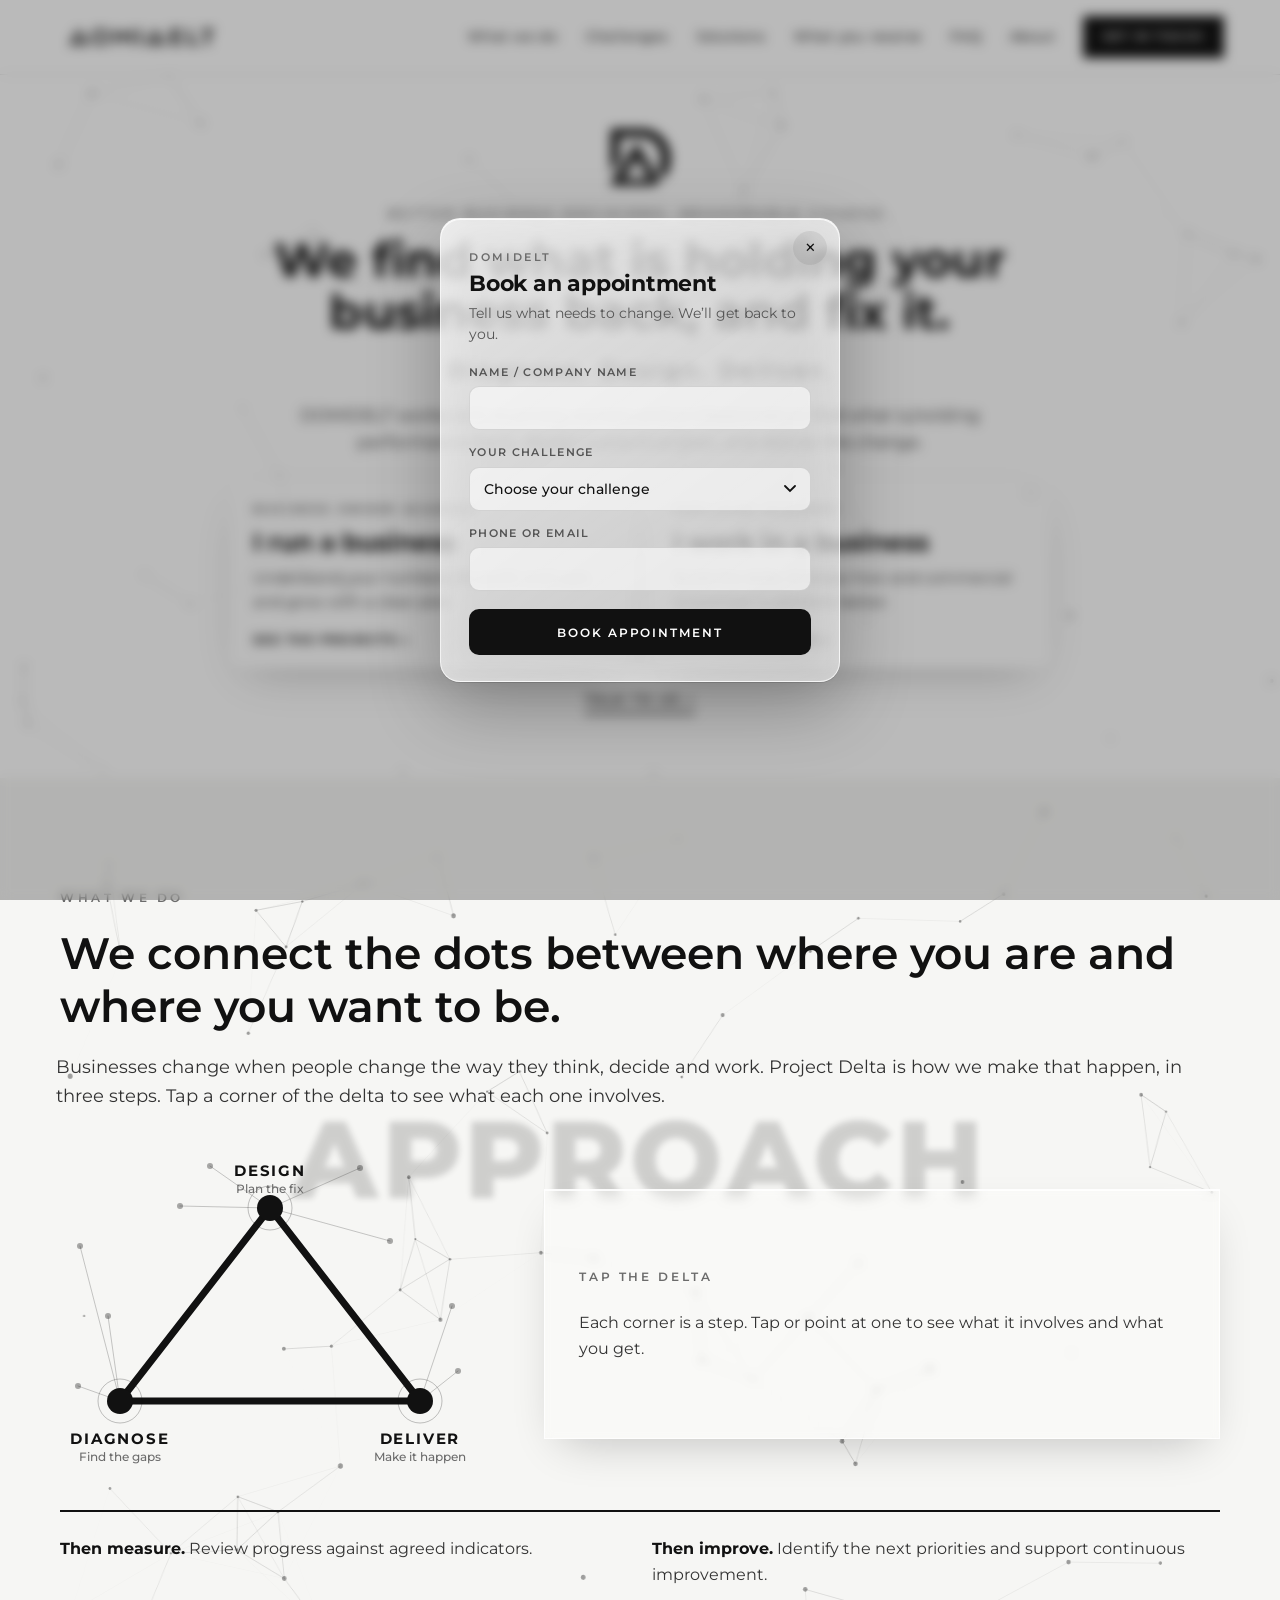
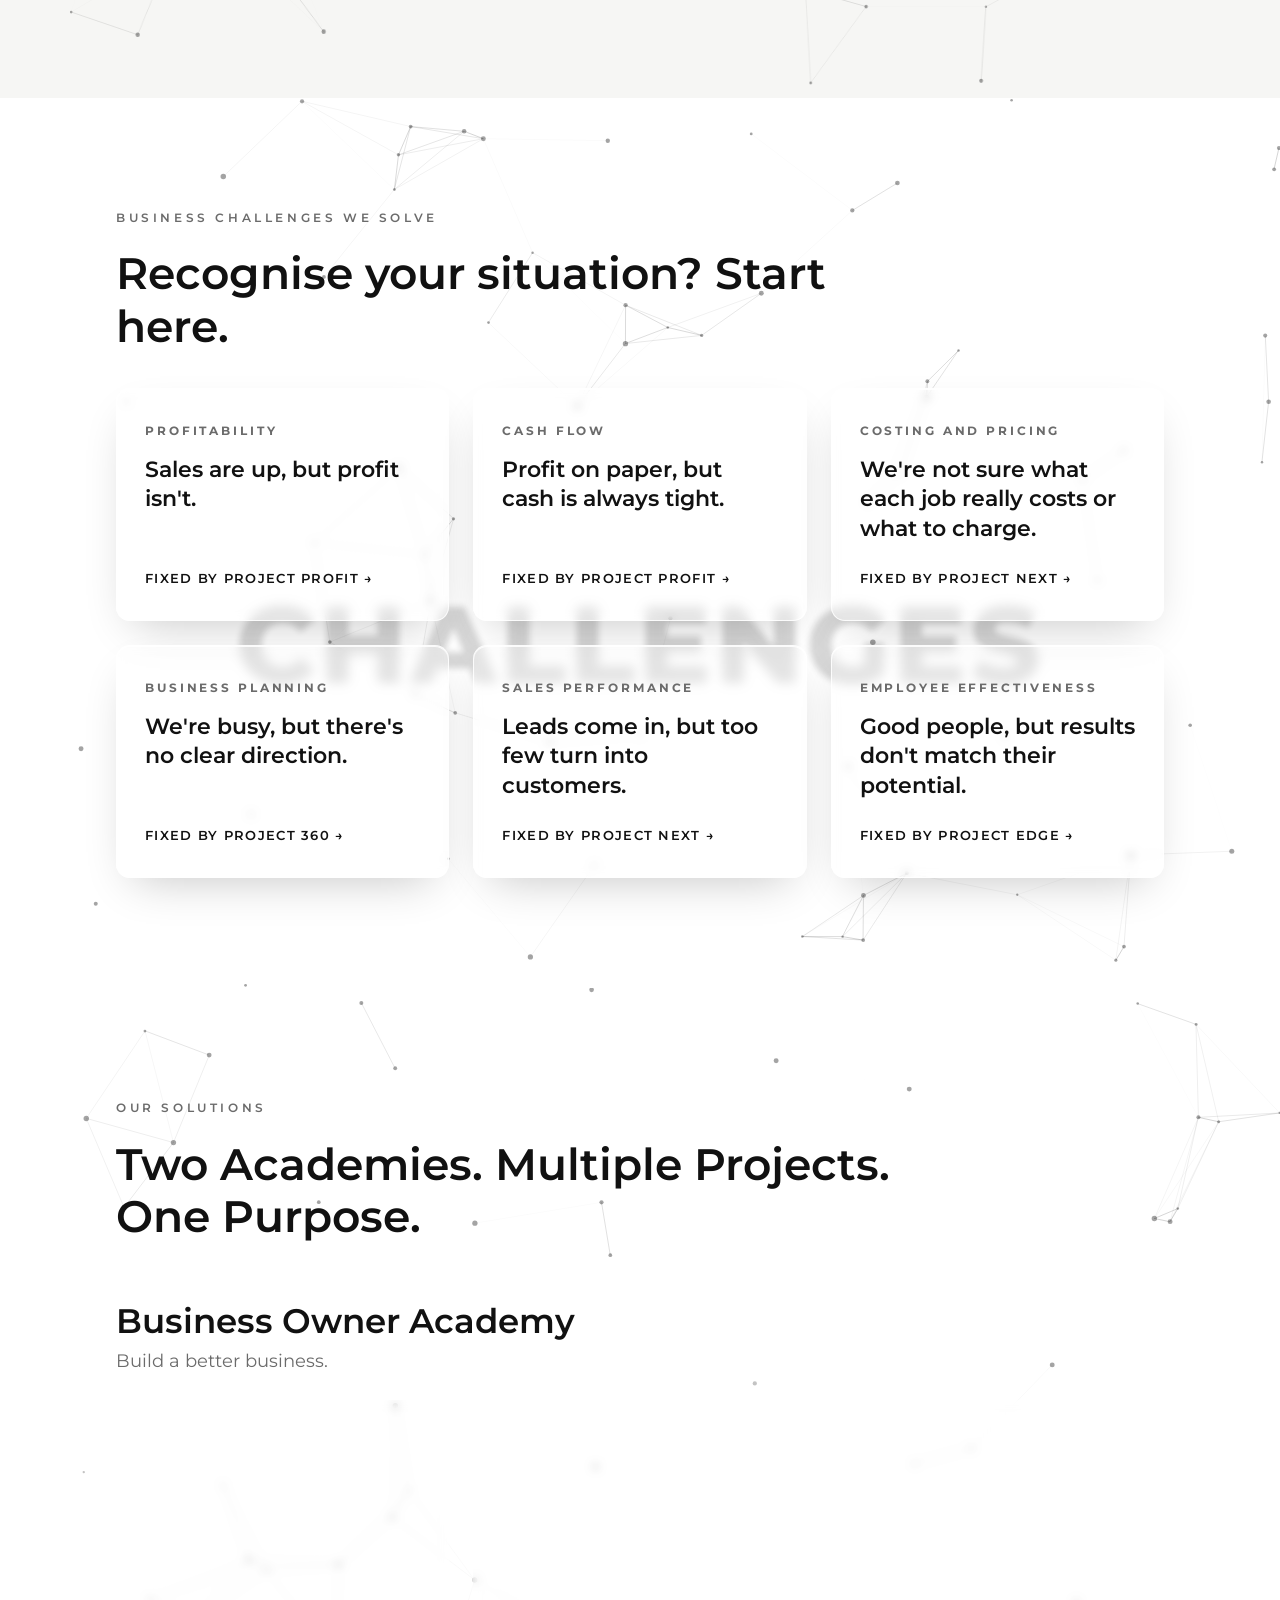
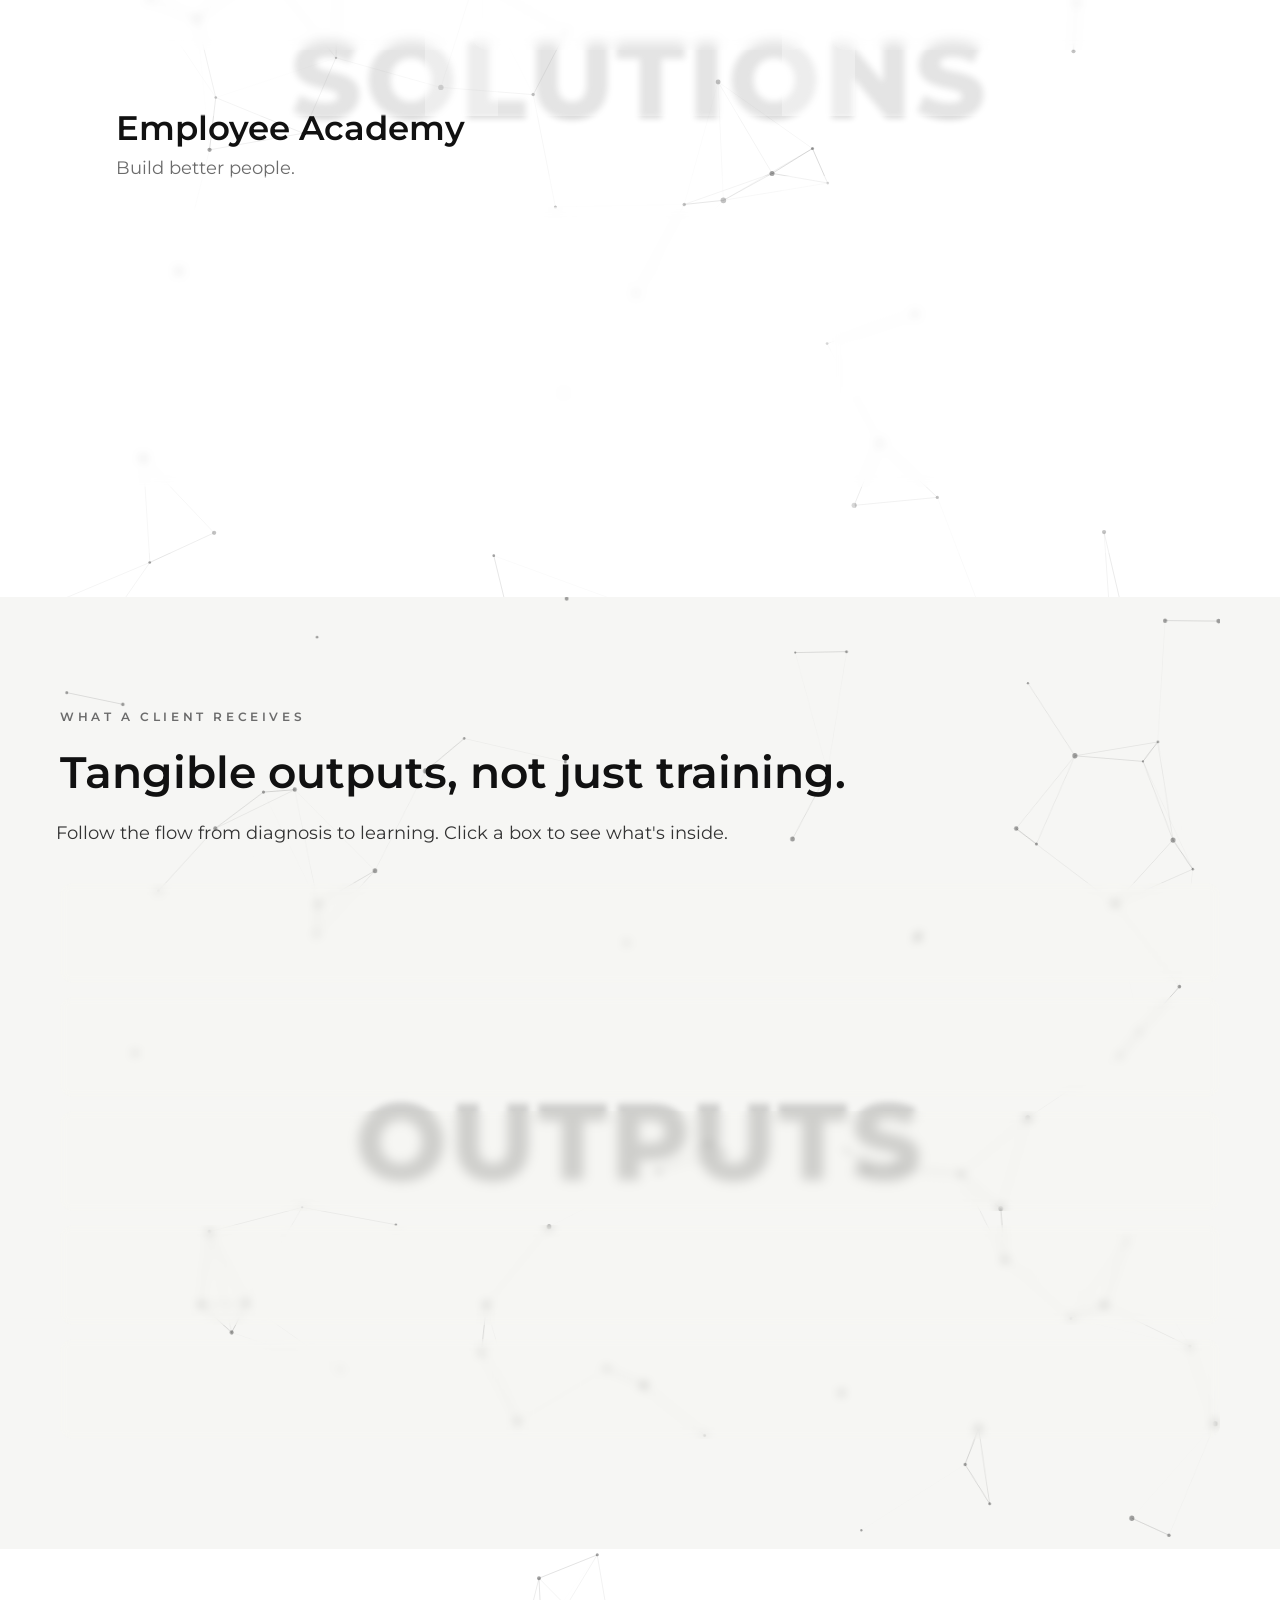
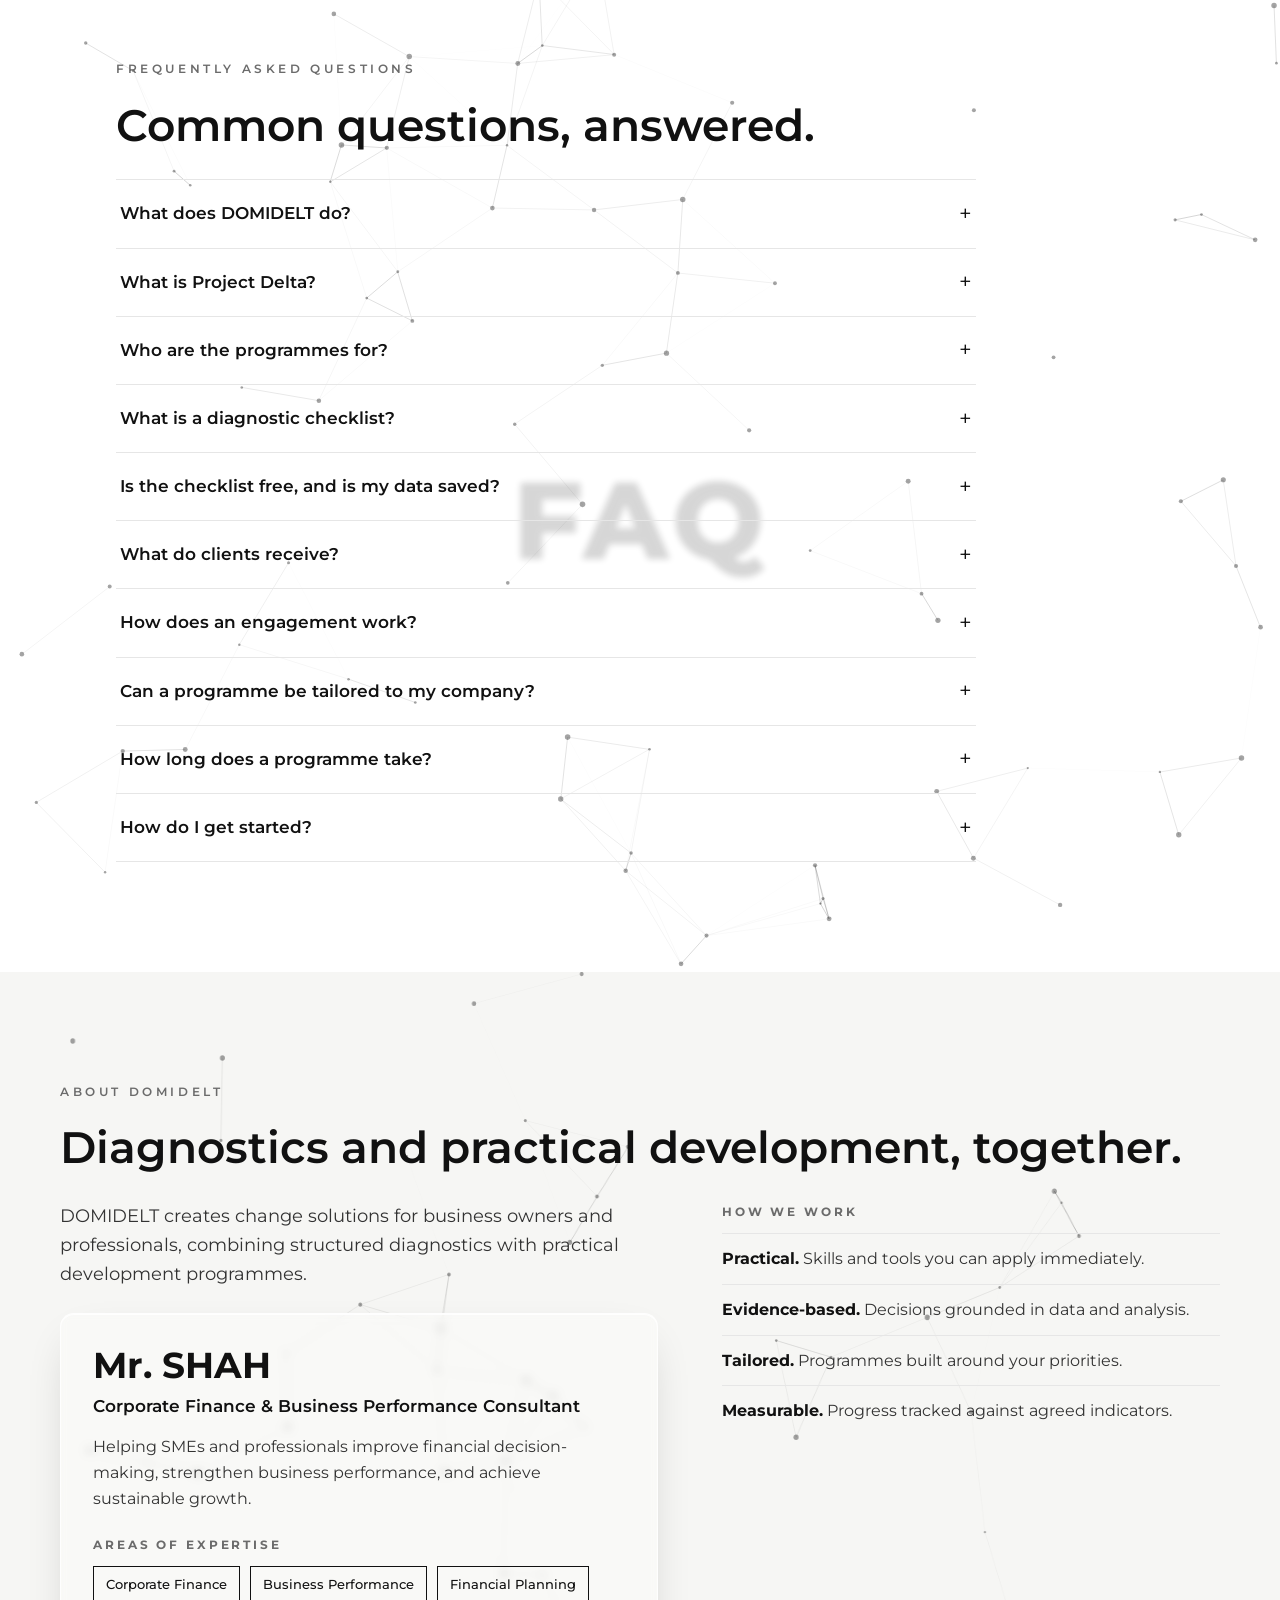
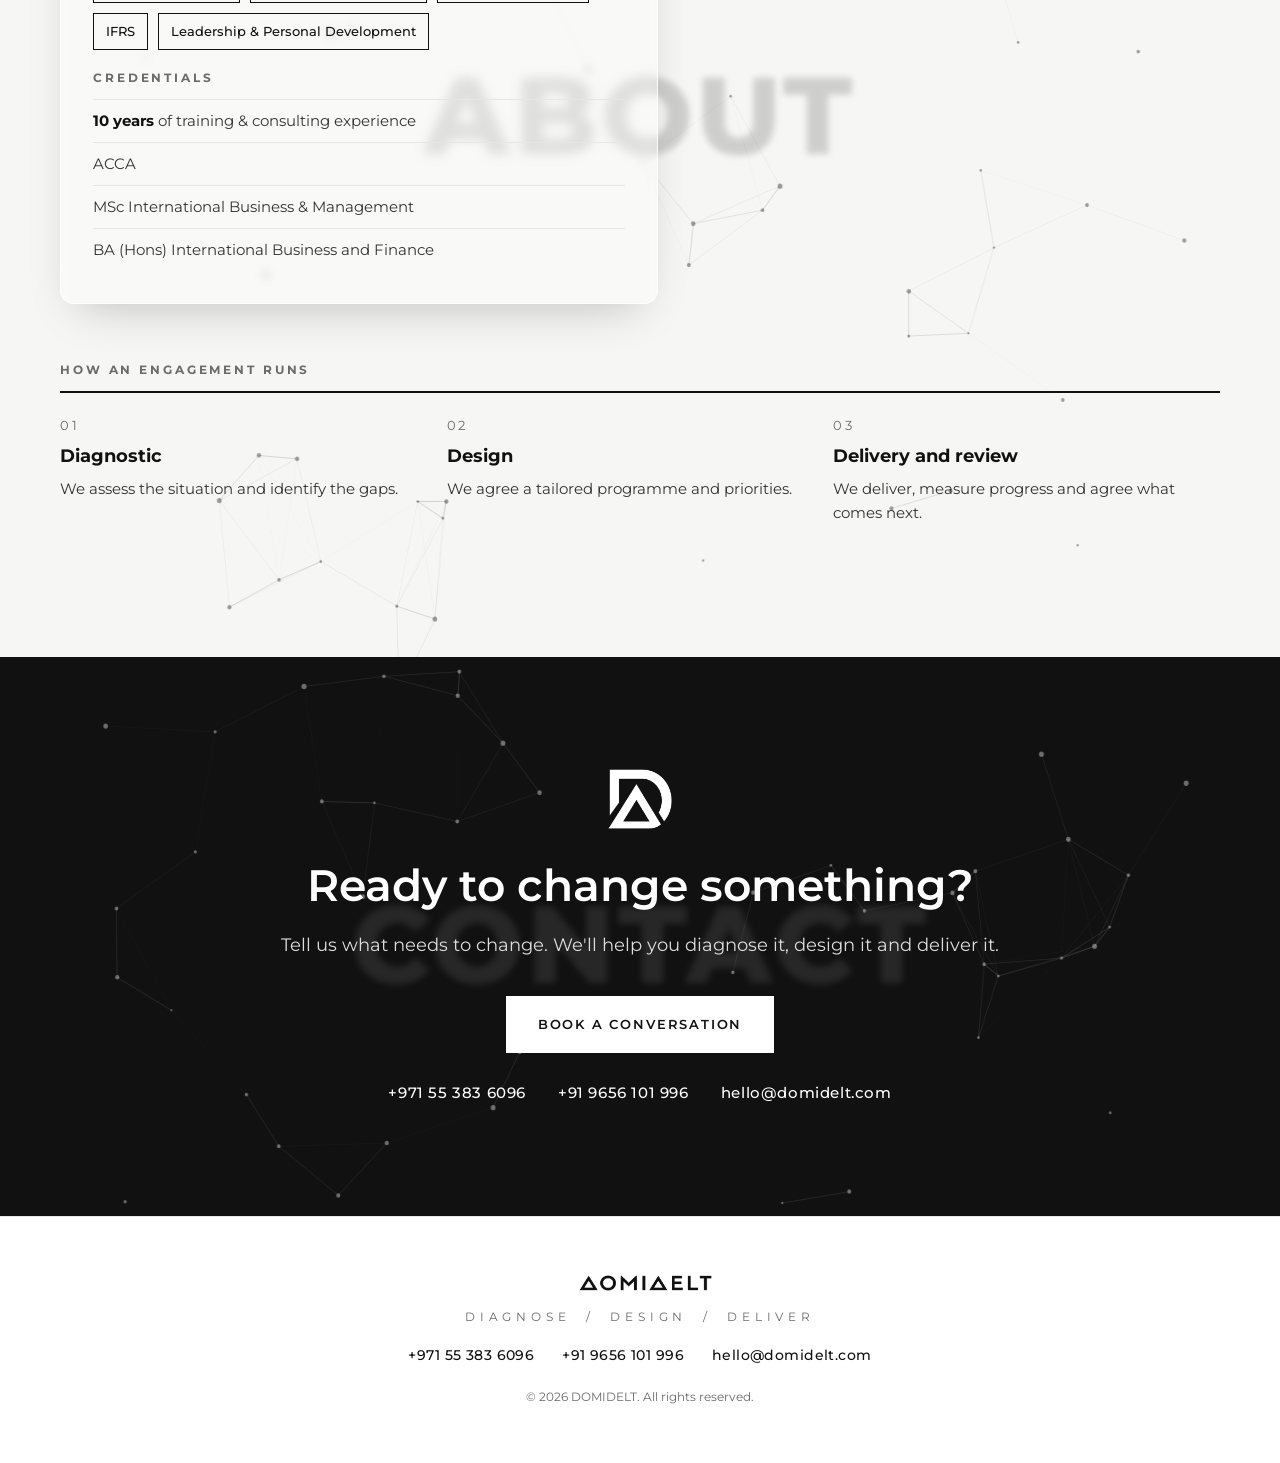
<file: index.html>
<!doctype html>
<html lang="en">
<head>
  <meta charset="utf-8">
  <meta name="viewport" content="width=device-width, initial-scale=1">
  <meta name="color-scheme" content="light dark">

  <title>DOMIDELT | Business Performance &amp; Corporate Finance Consulting for SMEs</title>
  <meta name="description" content="DOMIDELT helps business owners identify performance gaps, design practical solutions and develop the people and processes needed to deliver improvement. Diagnose. Design. Deliver.">
  <link rel="canonical" href="https://domidelt.com/">

  <link rel="icon" href="/favicon.ico" sizes="any">
  <link rel="icon" type="image/png" sizes="32x32" href="/assets/favicon-32.png">
  <link rel="icon" type="image/png" sizes="48x48" href="/assets/favicon-48.png">
  <link rel="icon" type="image/png" sizes="192x192" href="/assets/favicon-192.png">
  <link rel="apple-touch-icon" href="/assets/favicon-180.png">

  <!-- Social sharing (LinkedIn, WhatsApp, Facebook, X) -->
  <meta property="og:type" content="website">
  <meta property="og:site_name" content="DOMIDELT">
  <meta property="og:title" content="DOMIDELT | Better Business Decisions. Measurable Change.">
  <meta property="og:description" content="Change solutions for business owners and professionals: structured diagnostics with practical development.">
  <meta property="og:url" content="https://domidelt.com/">
  <meta property="og:image" content="https://domidelt.com/assets/logo-wordmark.png">
  <meta name="twitter:card" content="summary">

  <!-- Brand structured data: tells search engines DOMIDELT is a brand, not a typo -->
  <script type="application/ld+json">
  {
    "@context": "https://schema.org",
    "@graph": [
      {
        "@type": "WebSite",
        "@id": "https://domidelt.com/#website",
        "url": "https://domidelt.com/",
        "name": "DOMIDELT",
        "alternateName": "Domidelt",
        "publisher": { "@id": "https://domidelt.com/#organization" }
      },
      {
        "@type": "Organization",
        "@id": "https://domidelt.com/#organization",
        "name": "DOMIDELT",
        "alternateName": "Domidelt",
        "url": "https://domidelt.com/",
        "logo": "https://domidelt.com/assets/favicon-180.png",
        "description": "DOMIDELT is a corporate finance, business performance and practical development consultancy helping SMEs and professionals achieve measurable change.",
        "email": "hello@domidelt.com",
        "telephone": "+971553836096",
        "founder": { "@type": "Person", "name": "Mr. Shah" },
        "contactPoint": {
          "@type": "ContactPoint",
          "contactType": "customer service",
          "email": "hello@domidelt.com",
          "telephone": "+971553836096"
        }
      }
    ]
  }
  </script>

  <link rel="preconnect" href="https://fonts.googleapis.com">
  <link rel="preconnect" href="https://fonts.gstatic.com" crossorigin>
  <link href="https://fonts.googleapis.com/css2?family=Montserrat:wght@300;400;500;600;700&display=swap" rel="stylesheet">
  <link rel="stylesheet" href="styles.css?v=8">
</head>
<body>

<header class="nav">
  <a class="brand" href="#top" aria-label="DOMIDELT home">
    <picture><source media="(prefers-color-scheme: dark)" srcset="assets/logo-wordmark-white.png"><img src="assets/logo-wordmark.png" alt="DOMIDELT" class="brand-logo"></picture>
  </a>
  <nav>
    <a href="#approach">What we do</a>
    <a href="#challenges">Challenges</a>
    <a href="#solutions">Solutions</a>
    <a href="#receive">What you receive</a>
    <a href="#faq">FAQ</a>
    <a href="#about">About</a>
    <a href="#contact" class="btn btn-small">Get in touch</a>
  </nav>
</header>

<main id="top">

  <section class="hero net-host">
    <picture><source media="(prefers-color-scheme: dark)" srcset="assets/logo-mono-white.png"><img src="assets/logo-mono.png" alt="DOMIDELT" class="hero-d"></picture>
    <p class="hero-eyebrow">Better business decisions. Measurable change.</p>
    <h1>We find what is holding your business back, and fix it.</h1>
    <p class="tagline-big">Diagnose. Design. Deliver.</p>
    <p class="lead">DOMIDELT works with business owners and professionals to find what is holding performance back, design a practical plan, and deliver the change.</p>
    <div class="paths">
      <a class="path" href="#business-owner">
        <span class="path-k">Business Owner Academy</span>
        <strong>I run a business</strong>
        <span>Understand your numbers, fix profit and cash, and grow with a clear plan.</span>
        <span class="path-go">See the projects →</span>
      </a>
      <a class="path" href="#employee">
        <span class="path-k">Employee Academy</span>
        <strong>I work in a business</strong>
        <span>Build the skills, AI know-how and commercial awareness to perform better.</span>
        <span class="path-go">See the projects →</span>
      </a>
    </div>
    <a class="link talk" href="#contact">Talk to us →</a>
  </section>

  <section id="approach" class="section alt" data-bg="Approach">
    <p class="eyebrow">What we do</p>
    <h2>We connect the dots between where you are and where you want to be.</h2>
    <p class="lead left">Businesses change when people change the way they think, decide and work. Project Delta is how we make that happen, in three steps. Tap a corner of the delta to see what each one involves.</p>
    <div class="tri">
      <figure class="net-fig" aria-label="Diagnose, Design and Deliver form a triangle. Hover or tap a corner to see what each step involves.">
        <svg viewBox="0 0 420 336" role="group" class="bold"><path class="edge ray" pathLength="1" style="--d:0.00s" d="M20,100 L60,255"/><path class="edge ray" pathLength="1" style="--d:0.05s" d="M48,170 L60,255"/><path class="edge ray" pathLength="1" style="--d:0.10s" d="M120,60 L210,62"/><path class="edge ray" pathLength="1" style="--d:0.15s" d="M150,20 L210,62"/><path class="edge ray" pathLength="1" style="--d:0.20s" d="M300,22 L210,62"/><path class="edge ray" pathLength="1" style="--d:0.25s" d="M330,95 L210,62"/><path class="edge ray" pathLength="1" style="--d:0.30s" d="M392,160 L360,255"/><path class="edge ray" pathLength="1" style="--d:0.35s" d="M398,225 L360,255"/><path class="edge ray" pathLength="1" style="--d:0.40s" d="M18,240 L60,255"/><circle class="dotx" style="--d:0.00s" cx="20" cy="100" r="3"/><circle class="dotx" style="--d:0.05s" cx="48" cy="170" r="3"/><circle class="dotx" style="--d:0.10s" cx="120" cy="60" r="3"/><circle class="dotx" style="--d:0.15s" cx="150" cy="20" r="3"/><circle class="dotx" style="--d:0.20s" cx="300" cy="22" r="3"/><circle class="dotx" style="--d:0.25s" cx="330" cy="95" r="3"/><circle class="dotx" style="--d:0.30s" cx="392" cy="160" r="3"/><circle class="dotx" style="--d:0.35s" cx="398" cy="225" r="3"/><circle class="dotx" style="--d:0.40s" cx="18" cy="240" r="3"/><path class="edge" pathLength="1" style="--d:0.6s" d="M60,255 L210,62"/><path class="edge" pathLength="1" style="--d:1.4s" d="M210,62 L360,255"/><path class="edge" pathLength="1" style="--d:2.2s" d="M360,255 L60,255"/><g class="hot" data-k="diagnose" tabindex="0" role="button" aria-label="Diagnose: Find the gaps. Show details"><circle class="hit" cx="60" cy="255" r="38"/><circle class="halo" style="--d:0.6s" cx="60" cy="255" r="19"/><circle class="node pulse" style="--d:0.6s" cx="60" cy="255" r="11"/><text class="lbl" style="--d:0.6s" x="60" y="298">Diagnose</text><text class="sub" style="--d:0.6s" x="60" y="315">Find the gaps</text></g><g class="hot" data-k="design" tabindex="0" role="button" aria-label="Design: Plan the fix. Show details"><circle class="hit" cx="210" cy="62" r="38"/><circle class="halo" style="--d:1.4s" cx="210" cy="62" r="19"/><circle class="node pulse" style="--d:1.4s" cx="210" cy="62" r="11"/><text class="lbl" style="--d:1.4s" x="210" y="30">Design</text><text class="sub" style="--d:1.4s" x="210" y="47">Plan the fix</text></g><g class="hot" data-k="deliver" tabindex="0" role="button" aria-label="Deliver: Make it happen. Show details"><circle class="hit" cx="360" cy="255" r="38"/><circle class="halo" style="--d:2.2s" cx="360" cy="255" r="19"/><circle class="node pulse" style="--d:2.2s" cx="360" cy="255" r="11"/><text class="lbl" style="--d:2.2s" x="360" y="298">Deliver</text><text class="sub" style="--d:2.2s" x="360" y="315">Make it happen</text></g></svg>
      </figure>
      <div class="tri-panel" aria-live="polite">
        <div class="tri-hint"><span class="num">Tap the delta</span><p>Each corner is a step. Tap or point at one to see what it involves and what you get.</p></div>
        <div class="tri-card" data-k="diagnose"><span class="num">01</span><h3>Diagnose</h3><p>Identify gaps, pressures and opportunities for improvement.</p><p class="get">You get</p><ul><li>Diagnostic checklists</li><li>Financial and commercial analysis</li><li>A gap assessment</li></ul></div>
        <div class="tri-card" data-k="design"><span class="num">02</span><h3>Design</h3><p>Develop a tailored programme around your priorities.</p><p class="get">You get</p><ul><li>A tailored programme</li><li>A prioritised roadmap</li><li>Agreed KPIs</li></ul></div>
        <div class="tri-card" data-k="deliver"><span class="num">03</span><h3>Deliver</h3><p>Build the knowledge and practical capabilities required to act.</p><p class="get">You get</p><ul><li>Workshops and simulations</li><li>Dashboards</li><li>Implementation support</li></ul></div>
      </div>
    </div>
    <div class="follow">
      <p><strong>Then measure.</strong> Review progress against agreed indicators.</p>
      <p><strong>Then improve.</strong> Identify the next priorities and support continuous improvement.</p>
    </div>
  </section>

  <section id="challenges" class="section" data-bg="Challenges">
    <span id="problems"></span>
    <p class="eyebrow">Business challenges we solve</p>
    <h2>Recognise your situation? Start here.</h2>
    <div class="grid three problems">
      <a class="problem" href="project-profit/#profitability">
        <span class="tag">Profitability</span>
        <span class="quote">Sales are up, but profit isn't.</span>
        <span class="fix">Fixed by Project Profit →</span>
      </a>
      <a class="problem" href="project-profit/#cash-flow">
        <span class="tag">Cash flow</span>
        <span class="quote">Profit on paper, but cash is always tight.</span>
        <span class="fix">Fixed by Project Profit →</span>
      </a>
      <a class="problem" href="project-next/#pricing-strategy">
        <span class="tag">Costing and pricing</span>
        <span class="quote">We're not sure what each job really costs or what to charge.</span>
        <span class="fix">Fixed by Project Next →</span>
      </a>
      <a class="problem" href="project-360/#strategic-planning">
        <span class="tag">Business planning</span>
        <span class="quote">We're busy, but there's no clear direction.</span>
        <span class="fix">Fixed by Project 360 →</span>
      </a>
      <a class="problem" href="project-next/#sales-performance">
        <span class="tag">Sales performance</span>
        <span class="quote">Leads come in, but too few turn into customers.</span>
        <span class="fix">Fixed by Project Next →</span>
      </a>
      <a class="problem" href="project-edge/#professional-effectiveness">
        <span class="tag">Employee effectiveness</span>
        <span class="quote">Good people, but results don't match their potential.</span>
        <span class="fix">Fixed by Project Edge →</span>
      </a>
    </div>
  </section>

  <section id="solutions" class="section" data-bg="Solutions">
    <p class="eyebrow">Our solutions</p>
    <h2>Two Academies. Multiple Projects. One Purpose.</h2>

    <div id="business-owner" class="academy">
      <h3 class="academy-name">Business Owner Academy</h3>
      <p class="academy-line">Build a better business.</p>
      <div class="grid three">

        <article class="card project">
          <p class="project-name"><a class="stretch" href="project-profit/">Project Profit</a></p>
          <h3>Finance, profitability &amp; business performance</h3>
          <p class="for">For owners who want to understand and improve the numbers.</p>
          <p class="teaser">8 topics · 96 diagnostic questions</p>
        </article>

        <article class="card project">
          <p class="project-name"><a class="stretch" href="project-360/">Project 360</a></p>
          <h3>Strategy, innovation &amp; SME growth</h3>
          <p class="for">For owners who want to step back and look at the whole business.</p>
          <p class="teaser">8 topics · 96 diagnostic questions</p>
        </article>

        <article class="card project">
          <p class="project-name"><a class="stretch" href="project-next/">Project Next</a></p>
          <h3>Pricing, costing, sales &amp; CRM</h3>
          <p class="for">For businesses ready for their next level of commercial performance.</p>
          <p class="teaser">8 topics · 96 diagnostic questions</p>
        </article>

      </div>
    </div>

    <div id="employee" class="academy">
      <h3 class="academy-name">Employee Academy</h3>
      <p class="academy-line">Build better people.</p>
      <div class="grid three">
        <article class="card project">
          <p class="project-name"><a class="stretch" href="project-edge/">Project Edge</a></p>
          <h3>Leadership, decision-making &amp; professional effectiveness</h3>
          <p class="for">For professionals who want to perform, lead and grow.</p>
          <p class="teaser">9 topics · 108 diagnostic questions</p>
        </article>

        <article class="card project">
          <p class="project-name"><a class="stretch" href="project-elevate/">Project Elevate</a></p>
          <h3>AI &amp; workplace productivity</h3>
          <p class="for">For professionals ready to work smarter, not harder.</p>
          <p class="teaser">12 diagnostic questions</p>
        </article>

        <article class="card project">
          <p class="project-name"><a class="stretch" href="project-impact/">Project Impact</a></p>
          <h3>Business acumen &amp; performance</h3>
          <p class="for">For professionals who want to understand how their work impacts business results.</p>
          <p class="teaser">12 diagnostic questions</p>
        </article>

      </div>
    </div>
  </section>

  <section id="receive" class="section alt" data-bg="Outputs">
    <p class="eyebrow">What a client receives</p>
    <h2>Tangible outputs, not just training.</h2>
    <p class="lead left">Follow the flow from diagnosis to learning. Click a box to see what's inside.</p>
    <div class="boxes">

      <details class="box">
        <summary><span class="box-num">1</span><span class="box-main"><span class="box-title">Diagnostic checklist</span><span class="box-desc">Twelve focused questions per topic show you where the gaps are.</span></span><a class="badge real" href="sample-diagnostic/">Real sample →</a></summary>
        <div class="box-body">
          <p class="recv-sub">Try five questions from Project Profit, Cash Flow. Tick a question only if you can answer yes and explain why. If you can tick them all and explain each one, you are in good shape here.</p>
          <ul class="checks" id="sample-checks">
            <li><label><input type="checkbox"><span>Do you maintain a regular cash flow forecast?</span></label></li>
            <li><label><input type="checkbox"><span>Can you predict your cash position over the next 4–13 weeks?</span></label></li>
            <li><label><input type="checkbox"><span>Do you know how much cash your business needs to operate?</span></label></li>
            <li><label><input type="checkbox"><span>Do customers pay within the agreed credit period?</span></label></li>
            <li><label><input type="checkbox"><span>Do you regularly review overdue receivables?</span></label></li>
          </ul>
          <p class="recv-foot"><span id="sample-count">0 of 5 ticked</span> · Every question you can't tick is a gap worth looking at. <a class="inline" href="project-profit/#cash-flow">See all 12 →</a></p>
          <p class="sample-link"><a class="btn btn-small btn-outline" href="sample-diagnostic/">View the sample →</a></p>
        </div>
      </details>

      <details class="box">
        <summary><span class="box-num">2</span><span class="box-main"><span class="box-title">Assessment report</span><span class="box-desc">A written assessment of strengths, gaps and priorities.</span></span><a class="badge" href="sample-assessment/">Illustrative example →</a></summary>
        <div class="box-body">
          <ol class="outline">
            <li>Summary of findings</li>
            <li>Strengths</li>
            <li>Gaps and risks</li>
            <li>Priorities</li>
            <li>Recommended next steps</li>
          </ol>
          <p class="sample-link"><a class="btn btn-small btn-outline" href="sample-assessment/">View the sample →</a></p>
        </div>
      </details>

      <details class="box">
        <summary><span class="box-num">3</span><span class="box-main"><span class="box-title">Action plan</span><span class="box-desc">Priorities, actions, owners and deadlines.</span></span><a class="badge" href="sample-action-plan/">Illustrative example →</a></summary>
        <div class="box-body">
          <table class="mini">
            <thead><tr><th>Priority</th><th>Action</th><th>Owner</th><th>Deadline</th></tr></thead>
            <tbody>
              <tr><td>1</td><td>Example action</td><td>Owner</td><td>Date</td></tr>
              <tr><td>2</td><td>Example action</td><td>Owner</td><td>Date</td></tr>
              <tr><td>3</td><td>Example action</td><td>Owner</td><td>Date</td></tr>
            </tbody>
          </table>
          <p class="sample-link"><a class="btn btn-small btn-outline" href="sample-action-plan/">View the sample →</a></p>
        </div>
      </details>

      <details class="box half">
        <summary><span class="box-num">4</span><span class="box-main"><span class="box-title">Dashboard</span><span class="box-desc">Revenue, costs, margins and cash flow in one view.</span></span><a class="badge" href="sample-dashboard/">Illustrative example →</a></summary>
        <div class="box-body">
          <div class="dash" aria-hidden="true">
            <div><span>Revenue</span><i style="--w:78%"></i></div>
            <div><span>Costs</span><i style="--w:54%"></i></div>
            <div><span>Margin</span><i style="--w:36%"></i></div>
            <div><span>Cash flow</span><i style="--w:62%"></i></div>
          </div>
          <p class="sample-link"><a class="btn btn-small btn-outline" href="sample-dashboard/">View the sample →</a></p>
        </div>
      </details>

      <details class="box half">
        <summary><span class="box-num">5</span><span class="box-main"><span class="box-title">Learning interventions</span><span class="box-desc">Practical learning that people apply at work.</span></span><a class="badge real" href="sample-learning/">From our programmes →</a></summary>
        <div class="box-body">
          <div class="pills">
            <span>Workshops</span><span>Simulations</span><span>Case studies</span><span>Role-play</span><span>Feedback</span>
          </div>
          <p class="sample-link"><a class="btn btn-small btn-outline" href="sample-learning/">View the sample →</a></p>
        </div>
      </details>

    </div>
  </section>

  <section id="faq" class="section" data-bg="FAQ">
    <p class="eyebrow">Frequently asked questions</p>
    <h2>Common questions, answered.</h2>
    <div class="faq-list">
      <div class="faq-item"><button type="button" class="faq-q" aria-expanded="false">What does DOMIDELT do?</button><div class="faq-a"><p>We help businesses and professionals find what is holding performance back, then design and deliver a practical fix through consulting and training.</p></div></div>
      <div class="faq-item"><button type="button" class="faq-q" aria-expanded="false">What is Project Delta?</button><div class="faq-a"><p>It is our three-step method: Diagnose the gaps, Design the solution, then Deliver the change and review the results.</p></div></div>
      <div class="faq-item"><button type="button" class="faq-q" aria-expanded="false">Who are the programmes for?</button><div class="faq-a"><p>The Business Owner Academy is for owners and managers. The Employee Academy is for employees and professionals who want to perform better.</p></div></div>
      <div class="faq-item"><button type="button" class="faq-q" aria-expanded="false">What is a diagnostic checklist?</button><div class="faq-a"><p>A short set of 12 questions on a topic. You tick what is true for you, and the gaps show where to focus.</p></div></div>
      <div class="faq-item"><button type="button" class="faq-q" aria-expanded="false">Is the checklist free, and is my data saved?</button><div class="faq-a"><p>It is free to use. Your ticks stay in your browser and nothing is saved or sent to us.</p></div></div>
      <div class="faq-item"><button type="button" class="faq-q" aria-expanded="false">What do clients receive?</button><div class="faq-a"><p>A diagnostic checklist, assessment report, action plan, dashboard and learning interventions.</p></div></div>
      <div class="faq-item"><button type="button" class="faq-q" aria-expanded="false">How does an engagement work?</button><div class="faq-a"><p>It runs in three steps: a diagnostic, a tailored programme design, then delivery and review.</p></div></div>
      <div class="faq-item"><button type="button" class="faq-q" aria-expanded="false">Can a programme be tailored to my company?</button><div class="faq-a"><p>Yes. Every programme is shaped around your business, your numbers and your team.</p></div></div>
      <div class="faq-item"><button type="button" class="faq-q" aria-expanded="false">How long does a programme take?</button><div class="faq-a"><p>It depends on scope and team size. We agree the timeline with you after the first conversation.</p></div></div>
      <div class="faq-item"><button type="button" class="faq-q" aria-expanded="false">How do I get started?</button><div class="faq-a"><p>Book an appointment using the form, or email hello@domidelt.com, and we will reply with the next steps.</p></div></div>
    </div>
  </section>

  <section id="about" class="section alt" data-bg="About">
    <p class="eyebrow">About DOMIDELT</p>
    <h2>Diagnostics and practical development, together.</h2>
    <div class="about-grid">
      <div>
        <p class="lead left">DOMIDELT creates change solutions for business owners and professionals, combining structured diagnostics with practical development programmes.</p>
        <article class="profile">
          <p class="profile-name">Mr. SHAH</p>
          <p class="profile-role">Corporate Finance &amp; Business Performance Consultant</p>
          <p class="profile-statement">Helping SMEs and professionals improve financial decision-making, strengthen business performance, and achieve sustainable growth.</p>
          <p class="about-label">Areas of expertise</p>
          <div class="pills small">
            <span>Corporate Finance</span><span>Business Performance</span><span>Financial Planning</span><span>IFRS</span><span>Leadership &amp; Personal Development</span>
          </div>
          <p class="about-label">Credentials</p>
          <ul class="creds">
            <li><strong>10 years</strong> of training &amp; consulting experience</li>
            <li>ACCA</li>
            <li>MSc International Business &amp; Management</li>
            <li>BA (Hons) International Business and Finance</li>
          </ul>
        </article>
      </div>
      <div>
        <p class="about-label">How we work</p>
        <ul class="principles">
          <li><strong>Practical.</strong> Skills and tools you can apply immediately.</li>
          <li><strong>Evidence-based.</strong> Decisions grounded in data and analysis.</li>
          <li><strong>Tailored.</strong> Programmes built around your priorities.</li>
          <li><strong>Measurable.</strong> Progress tracked against agreed indicators.</li>
        </ul>
      </div>
    </div>

    <p class="about-label process-label">How an engagement runs</p>
    <ol class="process">
      <li><strong>Diagnostic</strong><span>We assess the situation and identify the gaps.</span></li>
      <li><strong>Design</strong><span>We agree a tailored programme and priorities.</span></li>
      <li><strong>Delivery and review</strong><span>We deliver, measure progress and agree what comes next.</span></li>
    </ol>
  </section>

  <section id="contact" class="section dark center" data-bg="Contact">
    <img src="assets/logo-mono-white.png" alt="" class="contact-logo">
    <h2>Ready to change something?</h2>
    <p class="lead">Tell us what needs to change. We'll help you diagnose it, design it and deliver it.</p>
    <a class="btn btn-light" href="mailto:hello@domidelt.com?subject=Enquiry%3A%20Book%20a%20conversation">Book a conversation</a>
    <p class="contact-lines">
      <span class="cl"><a href="tel:+971553836096">+971 55 383 6096</a></span>
      <span class="cl"><a href="tel:+919656101996">+91 9656 101 996</a></span>
      <a href="mailto:hello@domidelt.com">hello@domidelt.com</a>
    </p>
  </section>

</main>

<footer>
  <div class="foot-brand"><picture><source media="(prefers-color-scheme: dark)" srcset="assets/logo-wordmark-white.png"><img src="assets/logo-wordmark.png" alt="DOMIDELT" class="foot-logo"></picture></div>
  <p class="micro">DIAGNOSE&nbsp;&nbsp;/&nbsp;&nbsp;DESIGN&nbsp;&nbsp;/&nbsp;&nbsp;DELIVER</p>
  <p class="foot-contact">
      <span class="cl"><a href="tel:+971553836096">+971 55 383 6096</a></span>
      <span class="cl"><a href="tel:+919656101996">+91 9656 101 996</a></span>
      <a href="mailto:hello@domidelt.com">hello@domidelt.com</a>
    </p>
  <p class="copy">&copy; <span id="y"></span> DOMIDELT. All rights reserved.</p>
</footer>

<script>
document.getElementById('y').textContent = new Date().getFullYear();
var sc = document.getElementById('sample-checks'), cnt = document.getElementById('sample-count');
if (sc && cnt) sc.addEventListener('change', function () {
  cnt.textContent = sc.querySelectorAll('input:checked').length + ' of 5 ticked';
});
</script>
<script>
document.querySelectorAll('.faq-q').forEach(function(b){
  b.addEventListener('click',function(){
    var it=b.parentNode, o=!it.classList.contains('open');
    document.querySelectorAll('.faq-item.open').forEach(function(x){x.classList.remove('open');x.firstChild.setAttribute('aria-expanded','false');});
    if(o){it.classList.add('open');b.setAttribute('aria-expanded','true');}
  });
});
</script>
<script src="site.js?v=7" defer></script>
<script src="booking.js?v=7" defer></script>
</body>
</html>
</file>
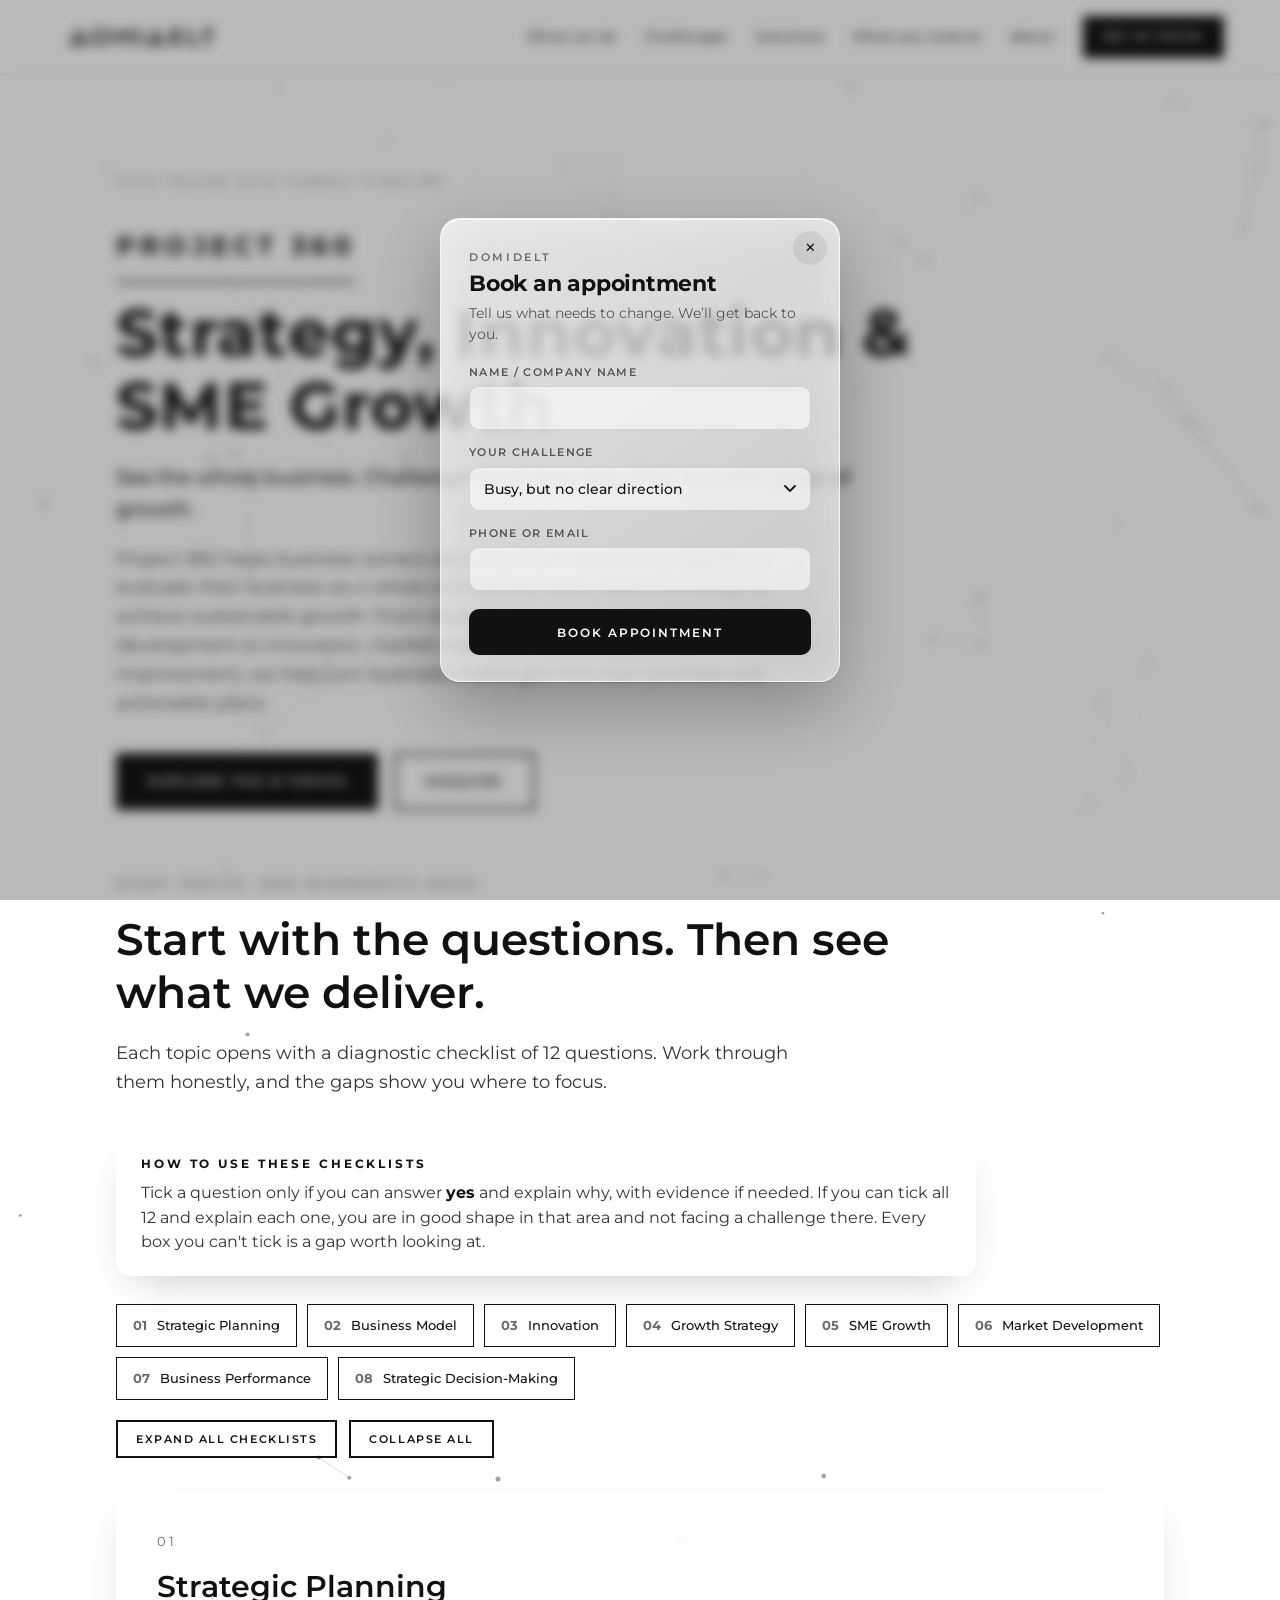
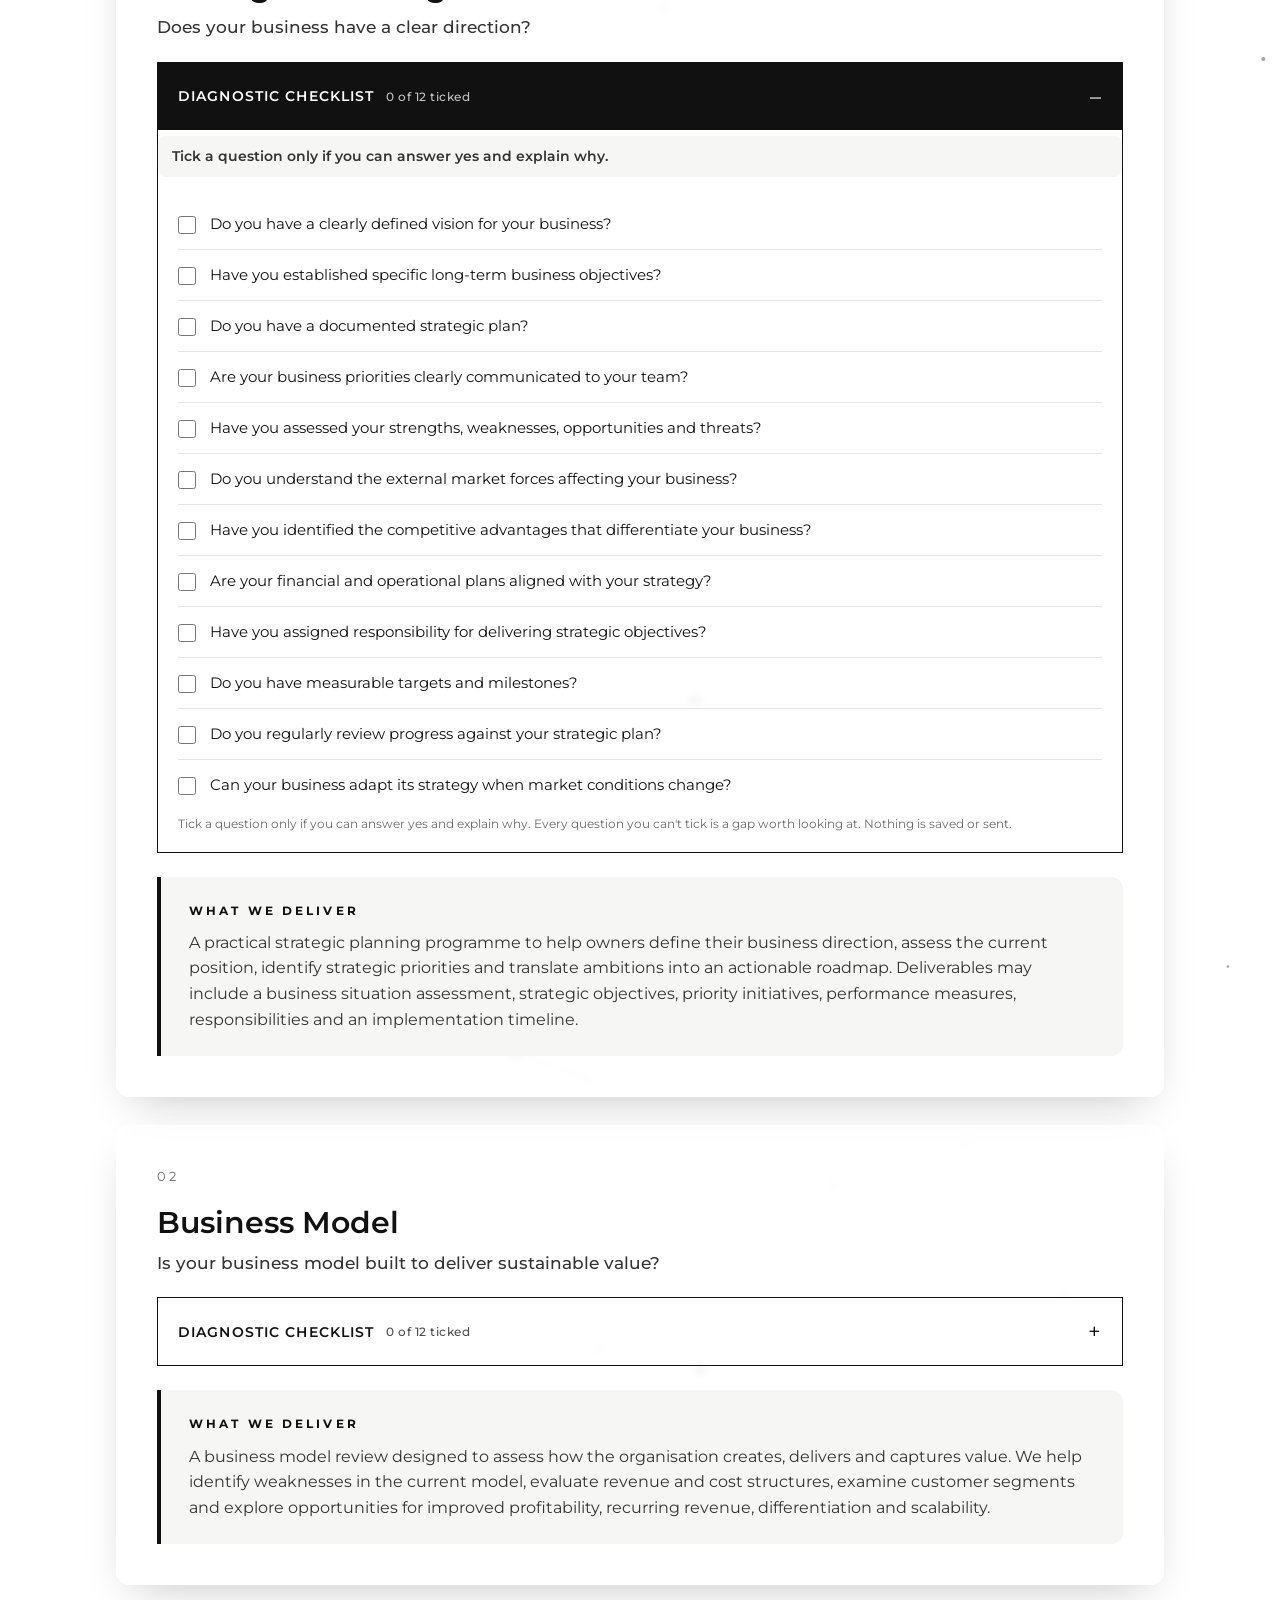
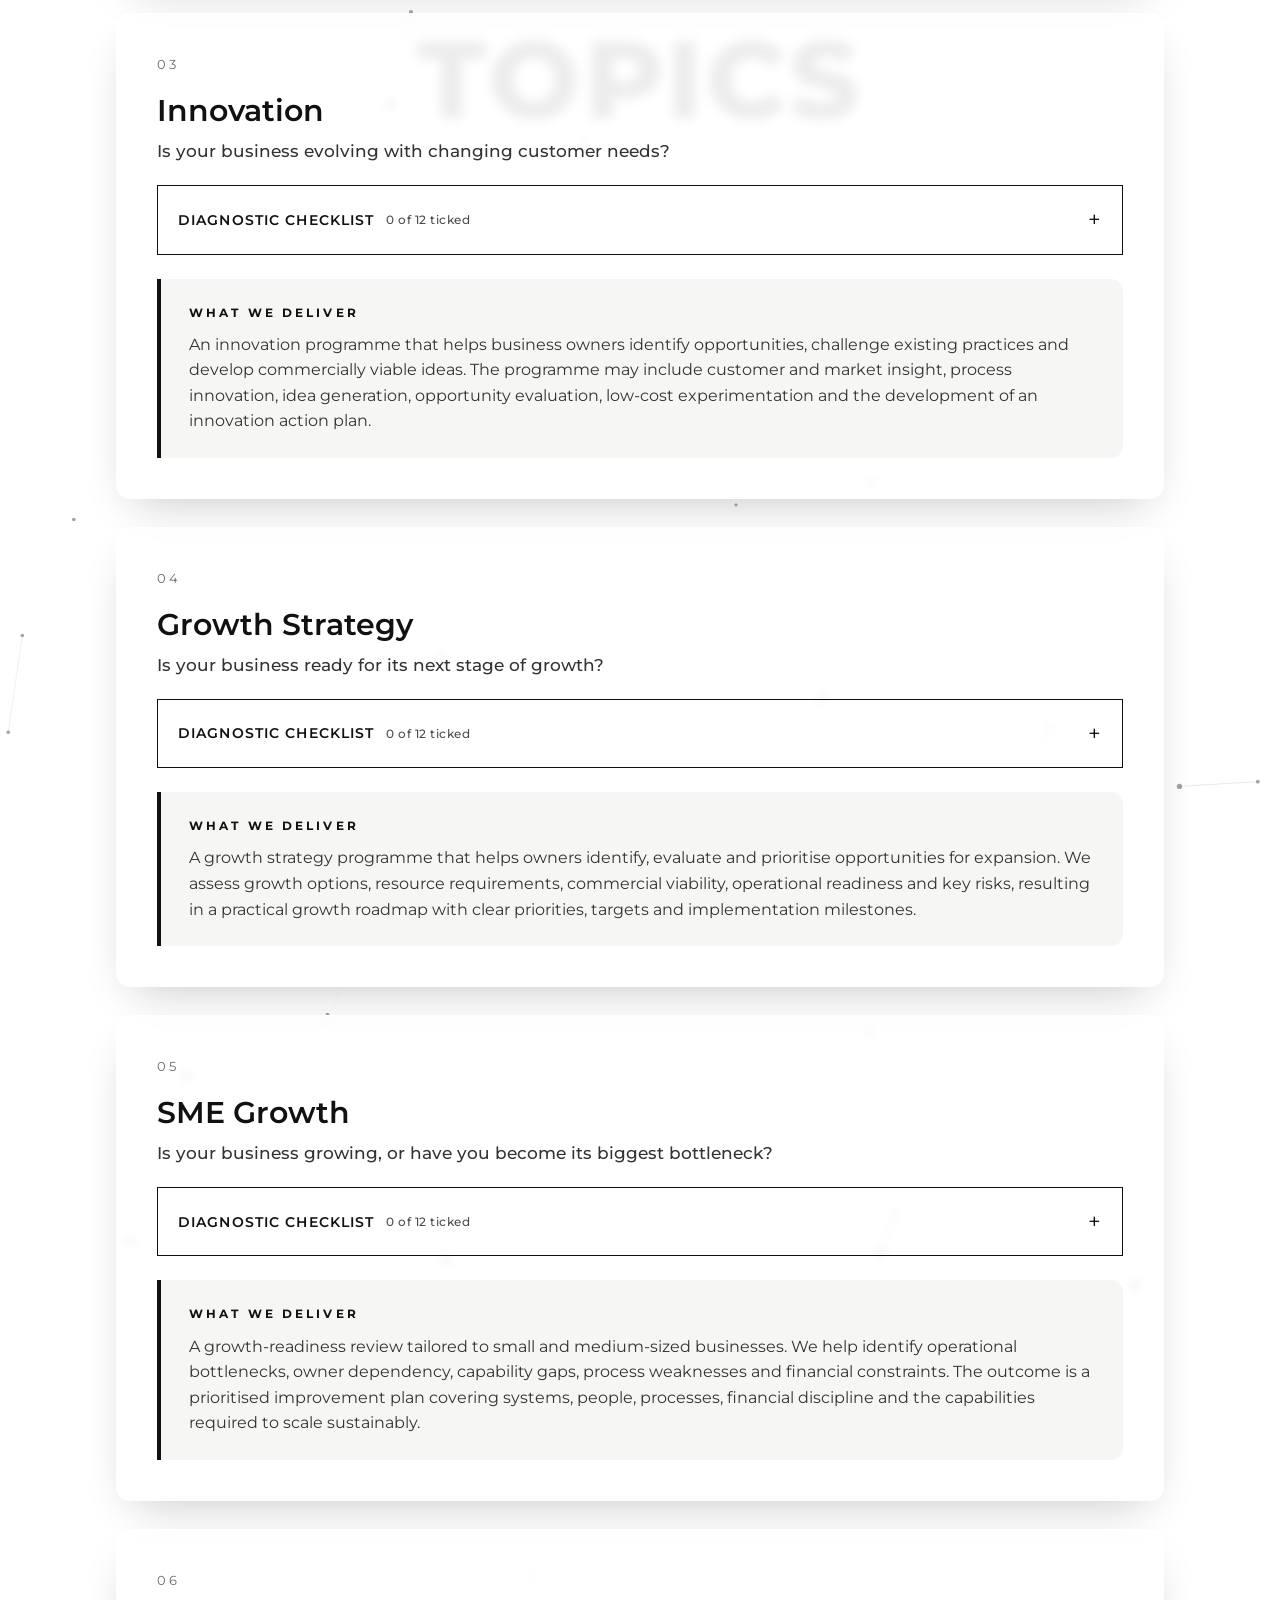
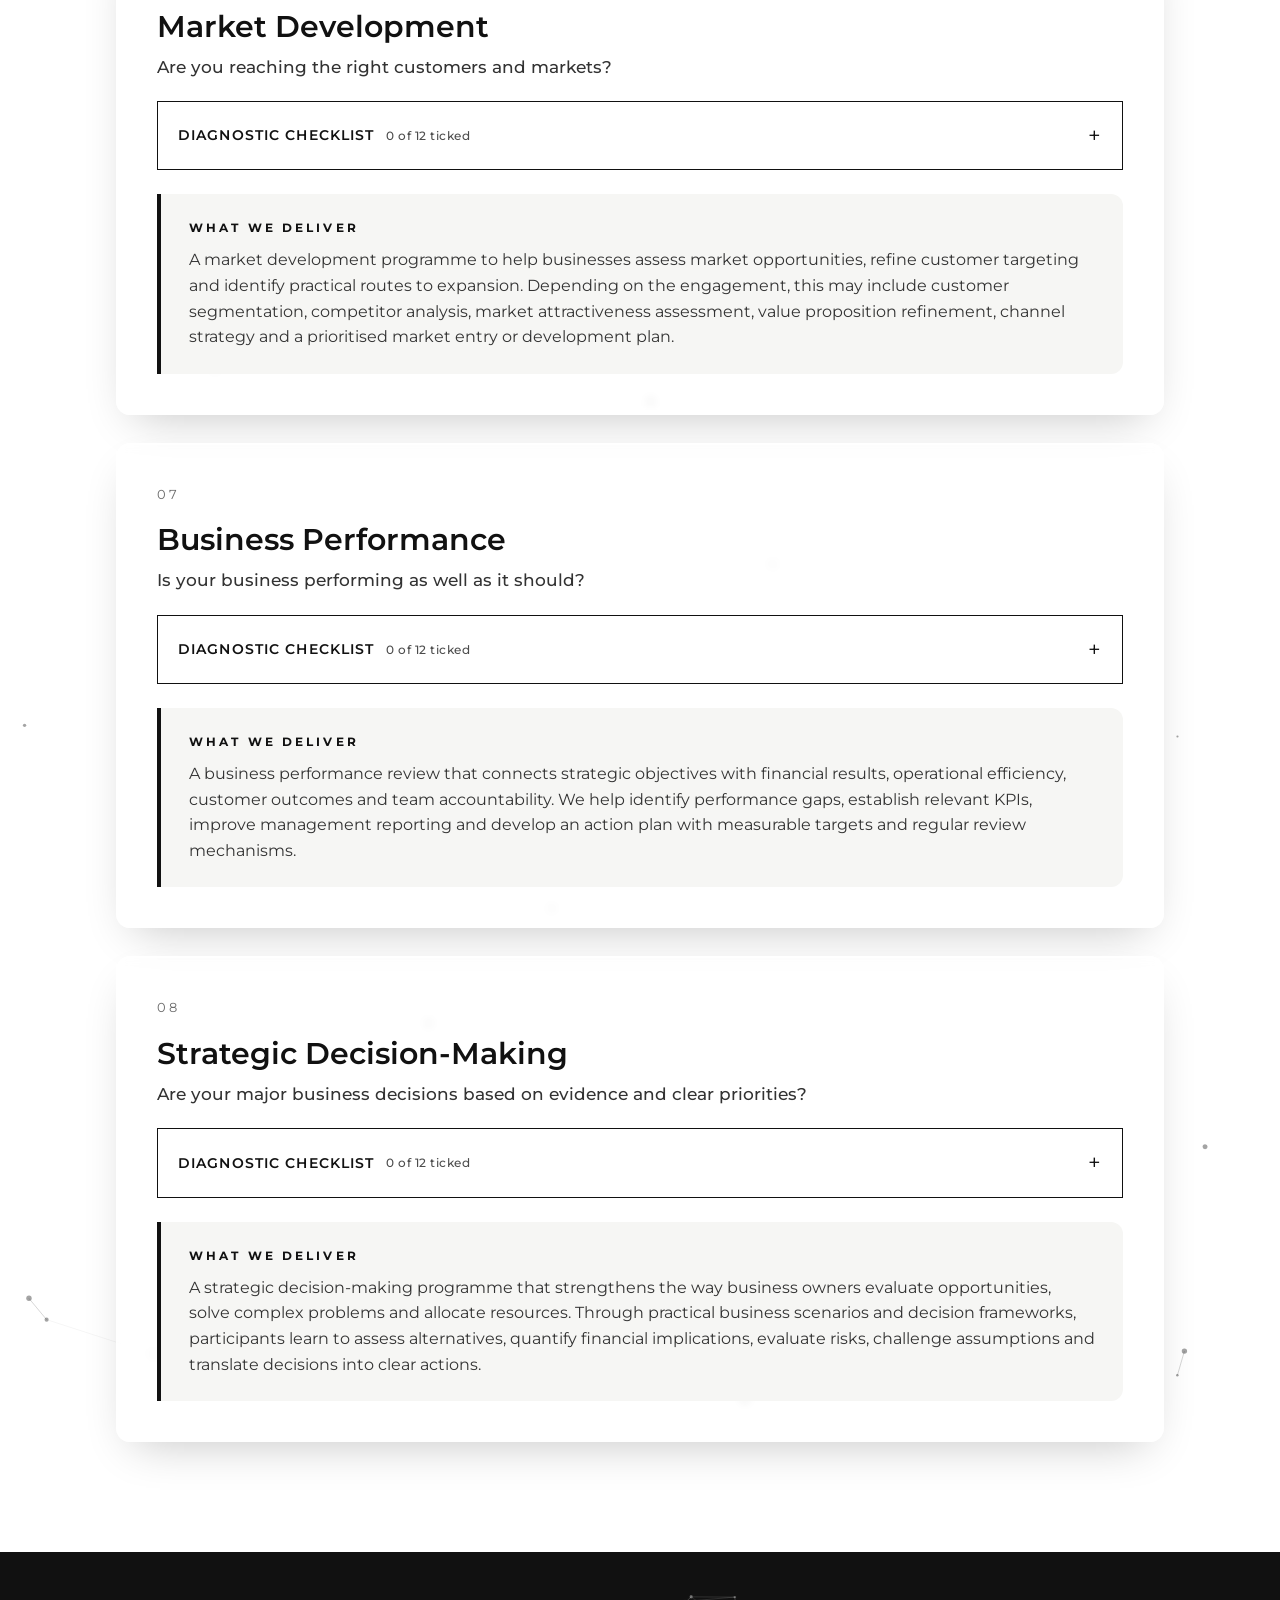
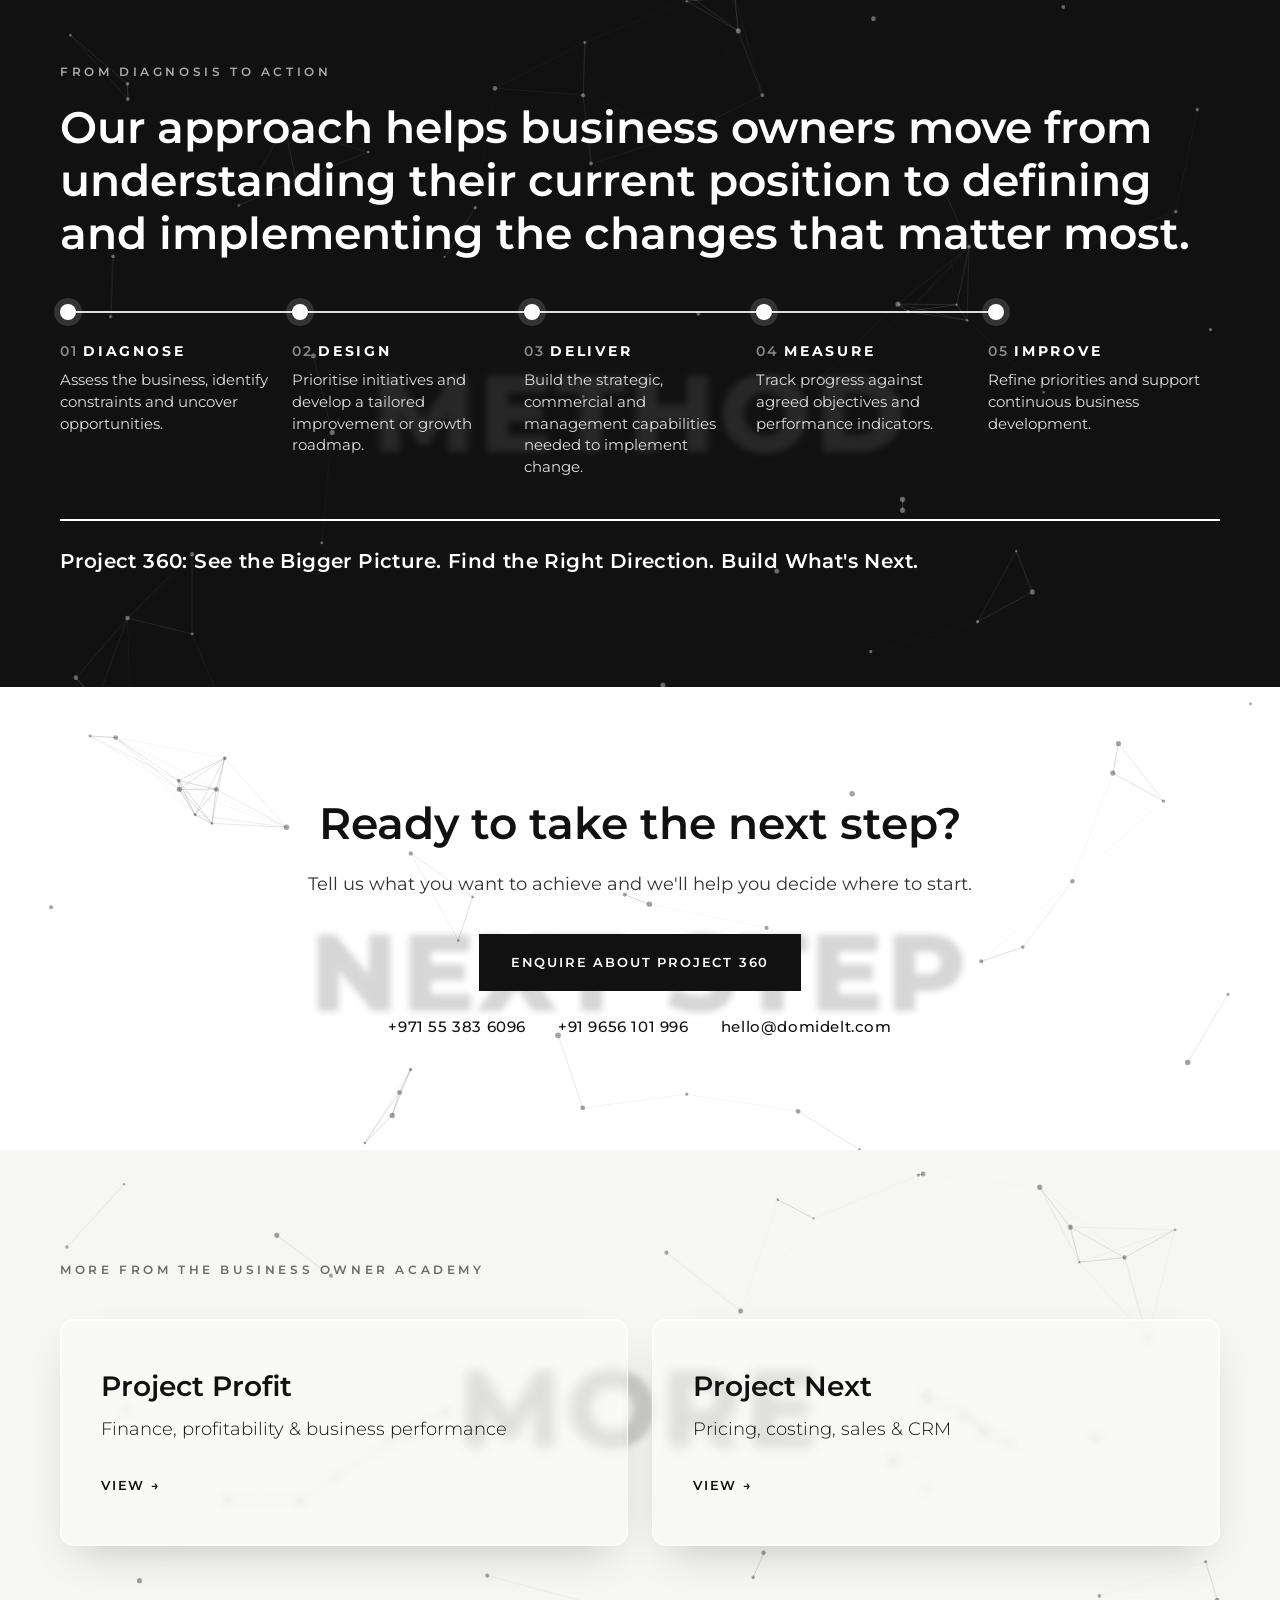
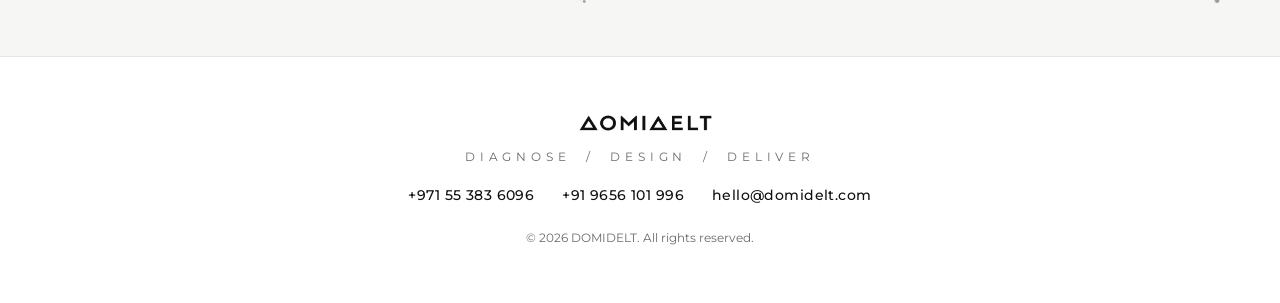
<file: project-360/index.html>
<!doctype html>
<html lang="en">
<head>
  <meta charset="utf-8">
  <meta name="viewport" content="width=device-width, initial-scale=1">
  <meta name="color-scheme" content="light dark">
  <title>Project 360 | DOMIDELT</title>
  <meta name="description" content="Project 360: Strategy, Innovation &amp; SME Growth. See the whole business. Challenge the status quo. Plan the next stage of growth.">
  <link rel="icon" href="/favicon.ico" sizes="any">
  <link rel="icon" type="image/png" sizes="32x32" href="/assets/favicon-32.png">
  <link rel="icon" type="image/png" sizes="48x48" href="/assets/favicon-48.png">
  <link rel="icon" type="image/png" sizes="192x192" href="/assets/favicon-192.png">
  <link rel="apple-touch-icon" href="/assets/favicon-180.png">
  <link rel="preconnect" href="https://fonts.googleapis.com">
  <link rel="preconnect" href="https://fonts.gstatic.com" crossorigin>
  <link href="https://fonts.googleapis.com/css2?family=Montserrat:wght@300;400;500;600;700&display=swap" rel="stylesheet">
  <link rel="stylesheet" href="../styles.css?v=6">
</head>
<body>

<header class="nav">
  <a class="brand" href="../" aria-label="DOMIDELT home">
    <picture><source media="(prefers-color-scheme: dark)" srcset="../assets/logo-wordmark-white.png"><img src="../assets/logo-wordmark.png" alt="DOMIDELT" class="brand-logo"></picture>
  </a>
  <nav>
    <a href="../#approach">What we do</a>
    <a href="../#challenges">Challenges</a>
    <a href="../#solutions">Solutions</a>
    <a href="../#receive">What you receive</a>
    <a href="../#about">About</a>
    <a href="mailto:hello@domidelt.com?subject=Enquiry%3A%20Project%20360" class="btn btn-small">Get in touch</a>
  </nav>
</header>

<main>
  <section class="page-hero net-host">
    <p class="crumbs"><a href="../">Home</a> / <a href="../#business-owner">Business Owner Academy</a> / Project 360</p>
    <p class="project-name">Project 360</p>
    <h1 class="page-title">Strategy, Innovation &amp; SME Growth</h1>
    <p class="tagline-page">See the whole business. Challenge the status quo. Plan the next stage of growth.</p>
    <p class="lead left">Project 360 helps business owners step back from day-to-day operations, evaluate their business as a whole and identify what needs to change to achieve sustainable growth. From strategic planning and business model development to innovation, market expansion and performance improvement, we help turn business challenges into clear priorities and actionable plans.</p>
    <div class="cta-row left">
      <a class="btn" href="#topics">Explore the 8 topics</a>
      <a class="btn btn-outline" href="mailto:hello@domidelt.com?subject=Enquiry%3A%20Project%20360">Enquire</a>
    </div>
  </section>

  <section id="topics" class="section tight" data-bg="Topics">
    <p class="eyebrow">Eight topics. One diagnostic each.</p>
    <h2>Start with the questions. Then see what we deliver.</h2>
    <p class="lead left">Each topic opens with a diagnostic checklist of 12 questions. Work through them honestly, and the gaps show you where to focus.</p>
    <div class="howto"><strong>How to use these checklists</strong><p>Tick a question only if you can answer <b>yes</b> and explain why, with evidence if needed. If you can tick all 12 and explain each one, you are in good shape in that area and not facing a challenge there. Every box you can't tick is a gap worth looking at.</p></div>
    <nav class="chips-nav" aria-label="Topics"><a href="#strategic-planning"><b>01</b> Strategic Planning</a><a href="#business-model"><b>02</b> Business Model</a><a href="#innovation"><b>03</b> Innovation</a><a href="#growth-strategy"><b>04</b> Growth Strategy</a><a href="#sme-growth"><b>05</b> SME Growth</a><a href="#market-development"><b>06</b> Market Development</a><a href="#business-performance"><b>07</b> Business Performance</a><a href="#strategic-decision-making"><b>08</b> Strategic Decision-Making</a></nav>
    <div class="toolbar">
      <button type="button" class="btn btn-small btn-outline" id="expand">Expand all checklists</button>
      <button type="button" class="btn btn-small btn-outline" id="collapse">Collapse all</button>
    </div>
    <div class="topics">
    <article class="topic" id="strategic-planning">
      <header>
        <span class="num">01</span>
        <h3>Strategic Planning</h3>
        <p class="diag">Does your business have a clear direction?</p>
      </header>
      <details class="checklist" open>
        <summary>Diagnostic checklist <span class="count" data-total="12">0 of 12 ticked</span></summary>
        <ul><li><label><input type="checkbox"><span>Do you have a clearly defined vision for your business?</span></label></li><li><label><input type="checkbox"><span>Have you established specific long-term business objectives?</span></label></li><li><label><input type="checkbox"><span>Do you have a documented strategic plan?</span></label></li><li><label><input type="checkbox"><span>Are your business priorities clearly communicated to your team?</span></label></li><li><label><input type="checkbox"><span>Have you assessed your strengths, weaknesses, opportunities and threats?</span></label></li><li><label><input type="checkbox"><span>Do you understand the external market forces affecting your business?</span></label></li><li><label><input type="checkbox"><span>Have you identified the competitive advantages that differentiate your business?</span></label></li><li><label><input type="checkbox"><span>Are your financial and operational plans aligned with your strategy?</span></label></li><li><label><input type="checkbox"><span>Have you assigned responsibility for delivering strategic objectives?</span></label></li><li><label><input type="checkbox"><span>Do you have measurable targets and milestones?</span></label></li><li><label><input type="checkbox"><span>Do you regularly review progress against your strategic plan?</span></label></li><li><label><input type="checkbox"><span>Can your business adapt its strategy when market conditions change?</span></label></li></ul>
        <p class="hint">Tick a question only if you can answer yes and explain why. Every question you can't tick is a gap worth looking at. Nothing is saved or sent.</p>
      </details>
      <div class="deliver">
        <h4>What we deliver</h4>
        <p>A practical strategic planning programme to help owners define their business direction, assess the current position, identify strategic priorities and translate ambitions into an actionable roadmap. Deliverables may include a business situation assessment, strategic objectives, priority initiatives, performance measures, responsibilities and an implementation timeline.</p>
      </div>
    </article>
    <article class="topic" id="business-model">
      <header>
        <span class="num">02</span>
        <h3>Business Model</h3>
        <p class="diag">Is your business model built to deliver sustainable value?</p>
      </header>
      <details class="checklist">
        <summary>Diagnostic checklist <span class="count" data-total="12">0 of 12 ticked</span></summary>
        <ul><li><label><input type="checkbox"><span>Is your target customer clearly defined?</span></label></li><li><label><input type="checkbox"><span>Do you understand the main problems your business solves?</span></label></li><li><label><input type="checkbox"><span>Is your value proposition clearly differentiated from competitors?</span></label></li><li><label><input type="checkbox"><span>Do you know which products or services generate the most revenue?</span></label></li><li><label><input type="checkbox"><span>Do you understand which revenue streams are most profitable?</span></label></li><li><label><input type="checkbox"><span>Is your pricing model appropriate for the value you provide?</span></label></li><li><label><input type="checkbox"><span>Do you understand your major cost drivers?</span></label></li><li><label><input type="checkbox"><span>Are you overly dependent on a small number of customers or revenue sources?</span></label></li><li><label><input type="checkbox"><span>Are your sales and delivery processes commercially sustainable?</span></label></li><li><label><input type="checkbox"><span>Have you identified opportunities for recurring or predictable revenue?</span></label></li><li><label><input type="checkbox"><span>Could technology or automation improve your business model?</span></label></li><li><label><input type="checkbox"><span>Is your current model capable of supporting future growth?</span></label></li></ul>
        <p class="hint">Tick a question only if you can answer yes and explain why. Every question you can't tick is a gap worth looking at. Nothing is saved or sent.</p>
      </details>
      <div class="deliver">
        <h4>What we deliver</h4>
        <p>A business model review designed to assess how the organisation creates, delivers and captures value. We help identify weaknesses in the current model, evaluate revenue and cost structures, examine customer segments and explore opportunities for improved profitability, recurring revenue, differentiation and scalability.</p>
      </div>
    </article>
    <article class="topic" id="innovation">
      <header>
        <span class="num">03</span>
        <h3>Innovation</h3>
        <p class="diag">Is your business evolving with changing customer needs?</p>
      </header>
      <details class="checklist">
        <summary>Diagnostic checklist <span class="count" data-total="12">0 of 12 ticked</span></summary>
        <ul><li><label><input type="checkbox"><span>Do you regularly review changing customer expectations?</span></label></li><li><label><input type="checkbox"><span>Do you actively collect ideas from employees and customers?</span></label></li><li><label><input type="checkbox"><span>Do you challenge existing products, services and business processes?</span></label></li><li><label><input type="checkbox"><span>Have you identified opportunities to improve your customer experience?</span></label></li><li><label><input type="checkbox"><span>Do you explore new products, services or revenue streams?</span></label></li><li><label><input type="checkbox"><span>Are you using technology to improve how your business operates?</span></label></li><li><label><input type="checkbox"><span>Do you encourage employees to suggest better ways of working?</span></label></li><li><label><input type="checkbox"><span>Do you test new ideas before making major investments?</span></label></li><li><label><input type="checkbox"><span>Do you assess the commercial viability of new ideas?</span></label></li><li><label><input type="checkbox"><span>Can you respond quickly to new competitors or market developments?</span></label></li><li><label><input type="checkbox"><span>Do you measure the results of innovation initiatives?</span></label></li><li><label><input type="checkbox"><span>Is innovation part of your business planning rather than an occasional activity?</span></label></li></ul>
        <p class="hint">Tick a question only if you can answer yes and explain why. Every question you can't tick is a gap worth looking at. Nothing is saved or sent.</p>
      </details>
      <div class="deliver">
        <h4>What we deliver</h4>
        <p>An innovation programme that helps business owners identify opportunities, challenge existing practices and develop commercially viable ideas. The programme may include customer and market insight, process innovation, idea generation, opportunity evaluation, low-cost experimentation and the development of an innovation action plan.</p>
      </div>
    </article>
    <article class="topic" id="growth-strategy">
      <header>
        <span class="num">04</span>
        <h3>Growth Strategy</h3>
        <p class="diag">Is your business ready for its next stage of growth?</p>
      </header>
      <details class="checklist">
        <summary>Diagnostic checklist <span class="count" data-total="12">0 of 12 ticked</span></summary>
        <ul><li><label><input type="checkbox"><span>Have you identified your preferred growth opportunities?</span></label></li><li><label><input type="checkbox"><span>Do you know which products or services have the greatest growth potential?</span></label></li><li><label><input type="checkbox"><span>Have you assessed opportunities to increase sales to existing customers?</span></label></li><li><label><input type="checkbox"><span>Do you have a clear strategy for acquiring new customers?</span></label></li><li><label><input type="checkbox"><span>Have you evaluated opportunities to enter new markets?</span></label></li><li><label><input type="checkbox"><span>Can your current operations support increased demand?</span></label></li><li><label><input type="checkbox"><span>Do you understand the financial resources required for expansion?</span></label></li><li><label><input type="checkbox"><span>Have you assessed the risks associated with your growth plans?</span></label></li><li><label><input type="checkbox"><span>Do you have the right people and capabilities to support expansion?</span></label></li><li><label><input type="checkbox"><span>Are your systems and processes scalable?</span></label></li><li><label><input type="checkbox"><span>Have you defined measurable growth targets and milestones?</span></label></li><li><label><input type="checkbox"><span>Do you monitor whether growth is improving profitability and cash flow?</span></label></li></ul>
        <p class="hint">Tick a question only if you can answer yes and explain why. Every question you can't tick is a gap worth looking at. Nothing is saved or sent.</p>
      </details>
      <div class="deliver">
        <h4>What we deliver</h4>
        <p>A growth strategy programme that helps owners identify, evaluate and prioritise opportunities for expansion. We assess growth options, resource requirements, commercial viability, operational readiness and key risks, resulting in a practical growth roadmap with clear priorities, targets and implementation milestones.</p>
      </div>
    </article>
    <article class="topic" id="sme-growth">
      <header>
        <span class="num">05</span>
        <h3>SME Growth</h3>
        <p class="diag">Is your business growing, or have you become its biggest bottleneck?</p>
      </header>
      <details class="checklist">
        <summary>Diagnostic checklist <span class="count" data-total="12">0 of 12 ticked</span></summary>
        <ul><li><label><input type="checkbox"><span>Can your business operate effectively without your involvement in every decision?</span></label></li><li><label><input type="checkbox"><span>Are roles, responsibilities and decision-making authority clearly defined?</span></label></li><li><label><input type="checkbox"><span>Do you have reliable systems and processes that support consistent delivery?</span></label></li><li><label><input type="checkbox"><span>Are you overly dependent on a few key employees or customers?</span></label></li><li><label><input type="checkbox"><span>Do you have sufficient financial visibility to manage expansion?</span></label></li><li><label><input type="checkbox"><span>Are your sales and customer acquisition processes repeatable?</span></label></li><li><label><input type="checkbox"><span>Can your current team manage a significant increase in business volume?</span></label></li><li><label><input type="checkbox"><span>Do you have appropriate performance measures and accountability?</span></label></li><li><label><input type="checkbox"><span>Are you delegating operational responsibilities effectively?</span></label></li><li><label><input type="checkbox"><span>Do you have the systems and technology needed to support growth?</span></label></li><li><label><input type="checkbox"><span>Have you identified the main constraints preventing your business from scaling?</span></label></li><li><label><input type="checkbox"><span>Do you have a clear plan for building a more independent, resilient business?</span></label></li></ul>
        <p class="hint">Tick a question only if you can answer yes and explain why. Every question you can't tick is a gap worth looking at. Nothing is saved or sent.</p>
      </details>
      <div class="deliver">
        <h4>What we deliver</h4>
        <p>A growth-readiness review tailored to small and medium-sized businesses. We help identify operational bottlenecks, owner dependency, capability gaps, process weaknesses and financial constraints. The outcome is a prioritised improvement plan covering systems, people, processes, financial discipline and the capabilities required to scale sustainably.</p>
      </div>
    </article>
    <article class="topic" id="market-development">
      <header>
        <span class="num">06</span>
        <h3>Market Development</h3>
        <p class="diag">Are you reaching the right customers and markets?</p>
      </header>
      <details class="checklist">
        <summary>Diagnostic checklist <span class="count" data-total="12">0 of 12 ticked</span></summary>
        <ul><li><label><input type="checkbox"><span>Have you clearly defined your target customer segments?</span></label></li><li><label><input type="checkbox"><span>Do you understand the needs and buying behaviour of your customers?</span></label></li><li><label><input type="checkbox"><span>Have you assessed the size and attractiveness of your target markets?</span></label></li><li><label><input type="checkbox"><span>Do you understand your main competitors and their positioning?</span></label></li><li><label><input type="checkbox"><span>Is your value proposition relevant to the markets you serve?</span></label></li><li><label><input type="checkbox"><span>Are you dependent on a limited number of customers or market segments?</span></label></li><li><label><input type="checkbox"><span>Have you identified opportunities in new geographical markets?</span></label></li><li><label><input type="checkbox"><span>Have you assessed opportunities to serve new customer segments?</span></label></li><li><label><input type="checkbox"><span>Are your sales channels reaching the right audiences?</span></label></li><li><label><input type="checkbox"><span>Do you measure customer acquisition costs and conversion rates?</span></label></li><li><label><input type="checkbox"><span>Have you evaluated the costs and risks of entering new markets?</span></label></li><li><label><input type="checkbox"><span>Do you have a structured plan for market entry and development?</span></label></li></ul>
        <p class="hint">Tick a question only if you can answer yes and explain why. Every question you can't tick is a gap worth looking at. Nothing is saved or sent.</p>
      </details>
      <div class="deliver">
        <h4>What we deliver</h4>
        <p>A market development programme to help businesses assess market opportunities, refine customer targeting and identify practical routes to expansion. Depending on the engagement, this may include customer segmentation, competitor analysis, market attractiveness assessment, value proposition refinement, channel strategy and a prioritised market entry or development plan.</p>
      </div>
    </article>
    <article class="topic" id="business-performance">
      <header>
        <span class="num">07</span>
        <h3>Business Performance</h3>
        <p class="diag">Is your business performing as well as it should?</p>
      </header>
      <details class="checklist">
        <summary>Diagnostic checklist <span class="count" data-total="12">0 of 12 ticked</span></summary>
        <ul><li><label><input type="checkbox"><span>Have you defined clear objectives for the business?</span></label></li><li><label><input type="checkbox"><span>Do you measure performance against agreed targets?</span></label></li><li><label><input type="checkbox"><span>Can you identify the main drivers of business performance?</span></label></li><li><label><input type="checkbox"><span>Do you monitor financial and operational performance together?</span></label></li><li><label><input type="checkbox"><span>Do you understand why actual results differ from expectations?</span></label></li><li><label><input type="checkbox"><span>Are your teams accountable for the results they are expected to deliver?</span></label></li><li><label><input type="checkbox"><span>Do you regularly review productivity and resource utilisation?</span></label></li><li><label><input type="checkbox"><span>Can you identify processes that create delays, waste or unnecessary costs?</span></label></li><li><label><input type="checkbox"><span>Do you monitor customer satisfaction and retention?</span></label></li><li><label><input type="checkbox"><span>Are performance reports available in time to support action?</span></label></li><li><label><input type="checkbox"><span>Do management meetings lead to clear decisions and follow-up actions?</span></label></li><li><label><input type="checkbox"><span>Do you systematically review and improve underperforming areas?</span></label></li></ul>
        <p class="hint">Tick a question only if you can answer yes and explain why. Every question you can't tick is a gap worth looking at. Nothing is saved or sent.</p>
      </details>
      <div class="deliver">
        <h4>What we deliver</h4>
        <p>A business performance review that connects strategic objectives with financial results, operational efficiency, customer outcomes and team accountability. We help identify performance gaps, establish relevant KPIs, improve management reporting and develop an action plan with measurable targets and regular review mechanisms.</p>
      </div>
    </article>
    <article class="topic" id="strategic-decision-making">
      <header>
        <span class="num">08</span>
        <h3>Strategic Decision-Making</h3>
        <p class="diag">Are your major business decisions based on evidence and clear priorities?</p>
      </header>
      <details class="checklist">
        <summary>Diagnostic checklist <span class="count" data-total="12">0 of 12 ticked</span></summary>
        <ul><li><label><input type="checkbox"><span>Do you define the problem before deciding on a solution?</span></label></li><li><label><input type="checkbox"><span>Do you use reliable financial and operational information when making decisions?</span></label></li><li><label><input type="checkbox"><span>Do you evaluate alternative courses of action?</span></label></li><li><label><input type="checkbox"><span>Do you consider the financial impact of major decisions?</span></label></li><li><label><input type="checkbox"><span>Do you assess risks, assumptions and uncertainties?</span></label></li><li><label><input type="checkbox"><span>Do you consider both short-term results and long-term consequences?</span></label></li><li><label><input type="checkbox"><span>Do you seek relevant input from your team and stakeholders?</span></label></li><li><label><input type="checkbox"><span>Do you challenge assumptions rather than rely solely on intuition?</span></label></li><li><label><input type="checkbox"><span>Do you evaluate the opportunity cost of competing priorities?</span></label></li><li><label><input type="checkbox"><span>Do you establish clear criteria for choosing between alternatives?</span></label></li><li><label><input type="checkbox"><span>Do you document important decisions and their expected outcomes?</span></label></li><li><label><input type="checkbox"><span>Do you review the results of past decisions and learn from them?</span></label></li></ul>
        <p class="hint">Tick a question only if you can answer yes and explain why. Every question you can't tick is a gap worth looking at. Nothing is saved or sent.</p>
      </details>
      <div class="deliver">
        <h4>What we deliver</h4>
        <p>A strategic decision-making programme that strengthens the way business owners evaluate opportunities, solve complex problems and allocate resources. Through practical business scenarios and decision frameworks, participants learn to assess alternatives, quantify financial implications, evaluate risks, challenge assumptions and translate decisions into clear actions.</p>
      </div>
    </article>
    </div>
  </section>

  <section class="section dark" data-bg="Method">
    <p class="eyebrow">From Diagnosis to Action</p>
    <h2>Our approach helps business owners move from understanding their current position to defining and implementing the changes that matter most.</h2>
    <ol class="flow"><li><strong>DIAGNOSE</strong><span>Assess the business, identify constraints and uncover opportunities.</span></li><li><strong>DESIGN</strong><span>Prioritise initiatives and develop a tailored improvement or growth roadmap.</span></li><li><strong>DELIVER</strong><span>Build the strategic, commercial and management capabilities needed to implement change.</span></li><li><strong>MEASURE</strong><span>Track progress against agreed objectives and performance indicators.</span></li><li><strong>IMPROVE</strong><span>Refine priorities and support continuous business development.</span></li></ol>
    <p class="closing">Project 360: See the Bigger Picture. Find the Right Direction. Build What's Next.</p>
  </section>

  <section class="section center" data-bg="Next step">
    <h2>Ready to take the next step?</h2>
    <p class="lead">Tell us what you want to achieve and we'll help you decide where to start.</p>
    <a class="btn" href="mailto:hello@domidelt.com?subject=Enquiry%3A%20Project%20360">Enquire about Project 360</a>
    <p class="contact-lines">
      <span class="cl"><a href="tel:+971553836096">+971 55 383 6096</a></span>
      <span class="cl"><a href="tel:+919656101996">+91 9656 101 996</a></span>
      <a href="mailto:hello@domidelt.com">hello@domidelt.com</a>
    </p>
  </section>

  <section class="section alt" data-bg="More">
    <p class="eyebrow">More from the Business Owner Academy</p>
    <div class="grid two"><a class="split light" href="../project-profit/"><h3>Project Profit</h3><p>Finance, profitability &amp; business performance</p><span class="arrow">View →</span></a><a class="split light" href="../project-next/"><h3>Project Next</h3><p>Pricing, costing, sales &amp; CRM</p><span class="arrow">View →</span></a></div>
  </section>
</main>

<footer>
  <div class="foot-brand"><picture><source media="(prefers-color-scheme: dark)" srcset="../assets/logo-wordmark-white.png"><img src="../assets/logo-wordmark.png" alt="DOMIDELT" class="foot-logo"></picture></div>
  <p class="micro">DIAGNOSE&nbsp;&nbsp;/&nbsp;&nbsp;DESIGN&nbsp;&nbsp;/&nbsp;&nbsp;DELIVER</p>
  <p class="foot-contact">
      <span class="cl"><a href="tel:+971553836096">+971 55 383 6096</a></span>
      <span class="cl"><a href="tel:+919656101996">+91 9656 101 996</a></span>
      <a href="mailto:hello@domidelt.com">hello@domidelt.com</a>
    </p>
  <p class="copy">&copy; <span id="y"></span> DOMIDELT. All rights reserved.</p>
</footer>

<script>
document.getElementById('y').textContent = new Date().getFullYear();
var all = document.querySelectorAll('details.checklist');
document.getElementById('expand').onclick = function(){ all.forEach(function(d){d.open=true}); };
document.getElementById('collapse').onclick = function(){ all.forEach(function(d){d.open=false}); };
all.forEach(function(d){
  var c = d.querySelector('.count'), t = +c.dataset.total;
  d.addEventListener('change', function(){
    c.textContent = d.querySelectorAll('input:checked').length + ' of ' + t + ' ticked';
  });
});
// open the checklist named in the URL (e.g. #cash-flow)
try { if (location.hash) { var h = document.querySelector(location.hash + ' details'); if (h) h.open = true; } } catch (e) {}
// open a checklist when its chip is clicked
document.querySelectorAll('.chips-nav a').forEach(function(a){
  a.addEventListener('click', function(){
    var d = document.querySelector(a.getAttribute('href') + ' details'); if (d) d.open = true;
  });
});
</script>
<script src="../site.js?v=6" defer></script>
<script src="../booking.js?v=6" defer></script>
</body>
</html>
</file>
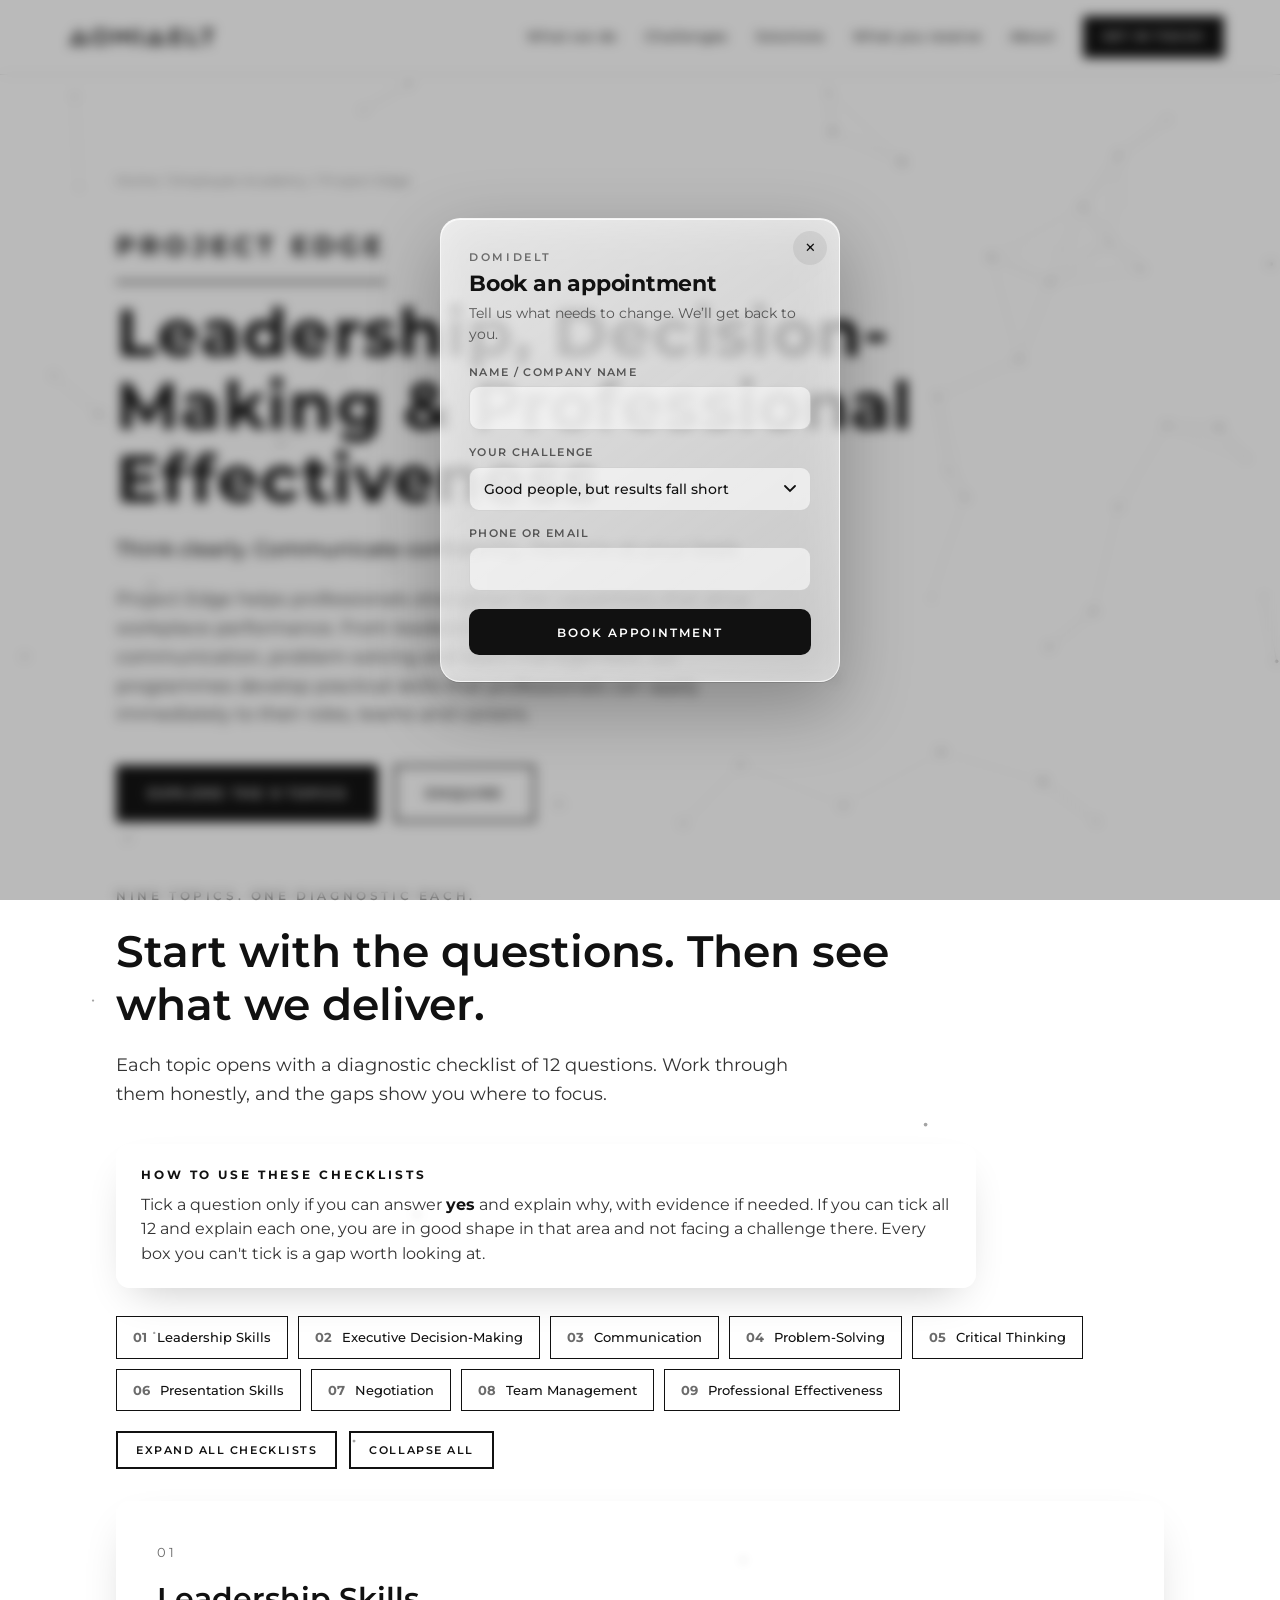
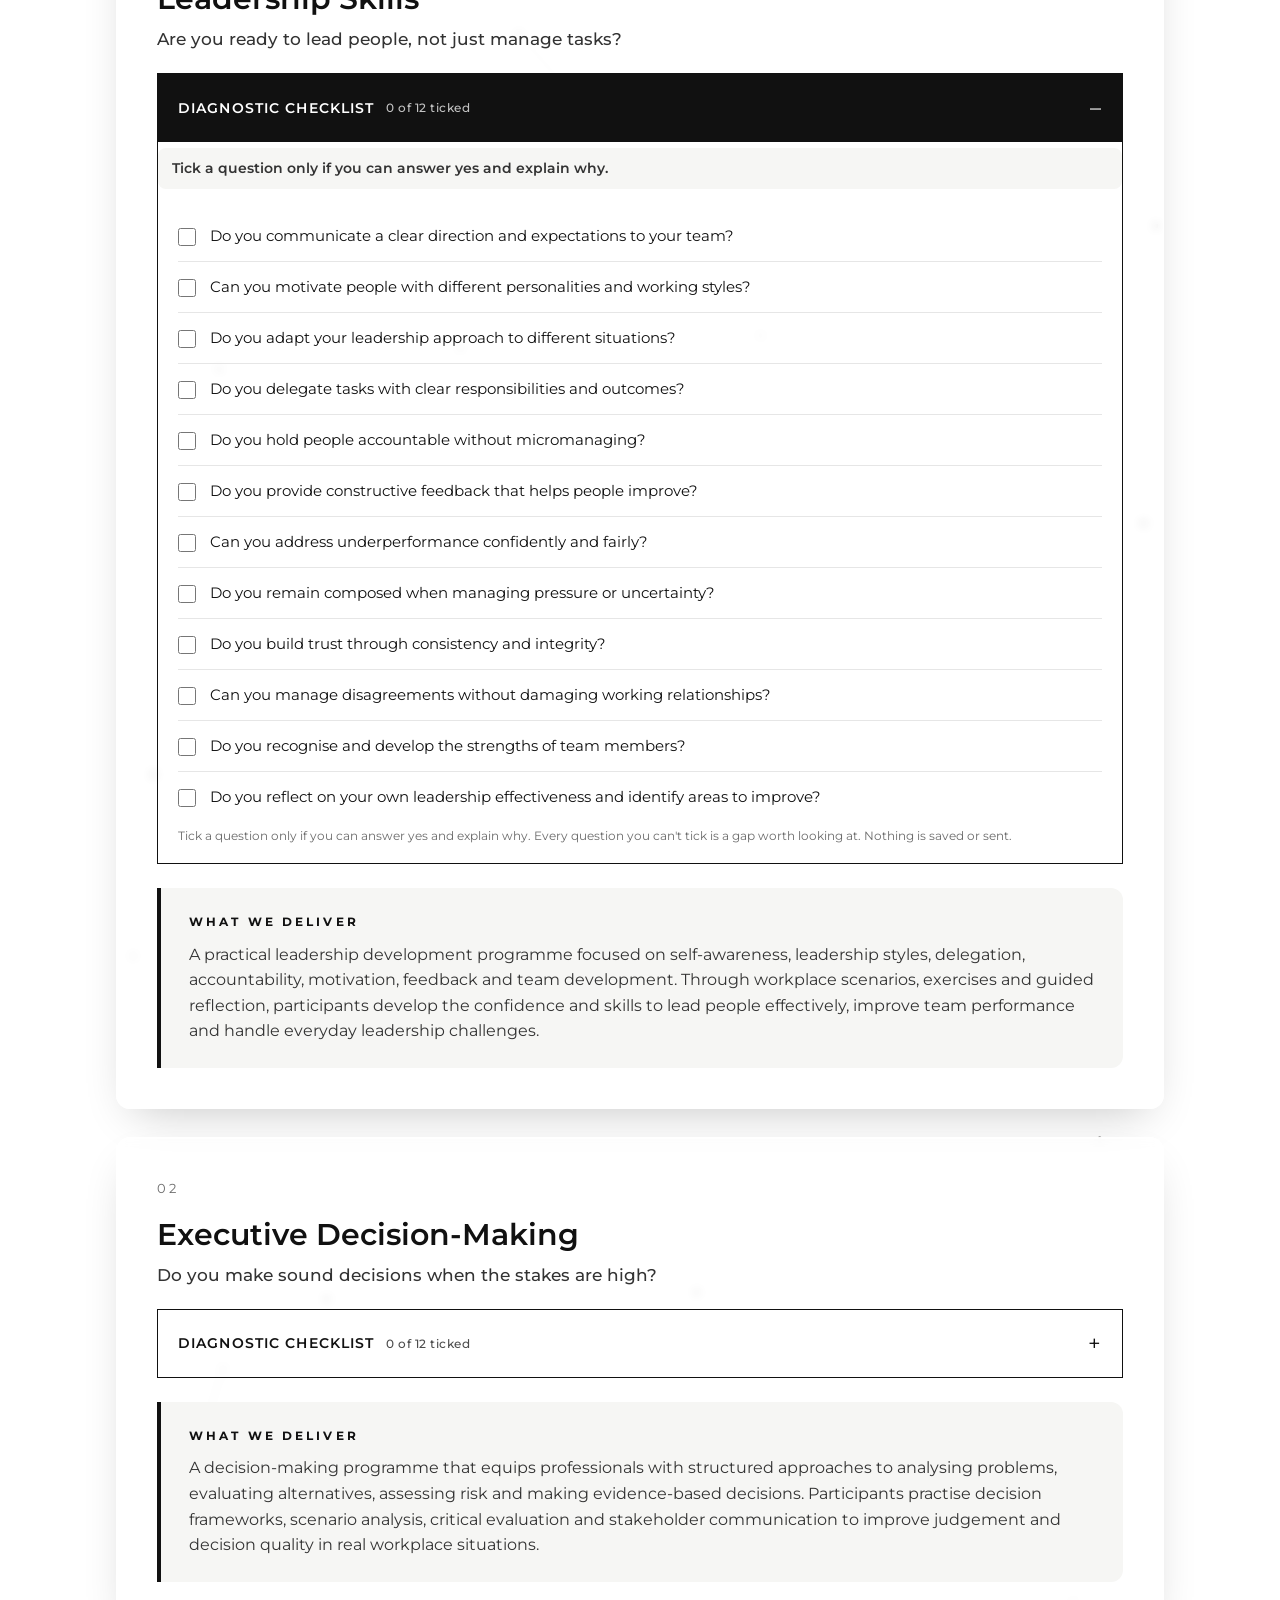
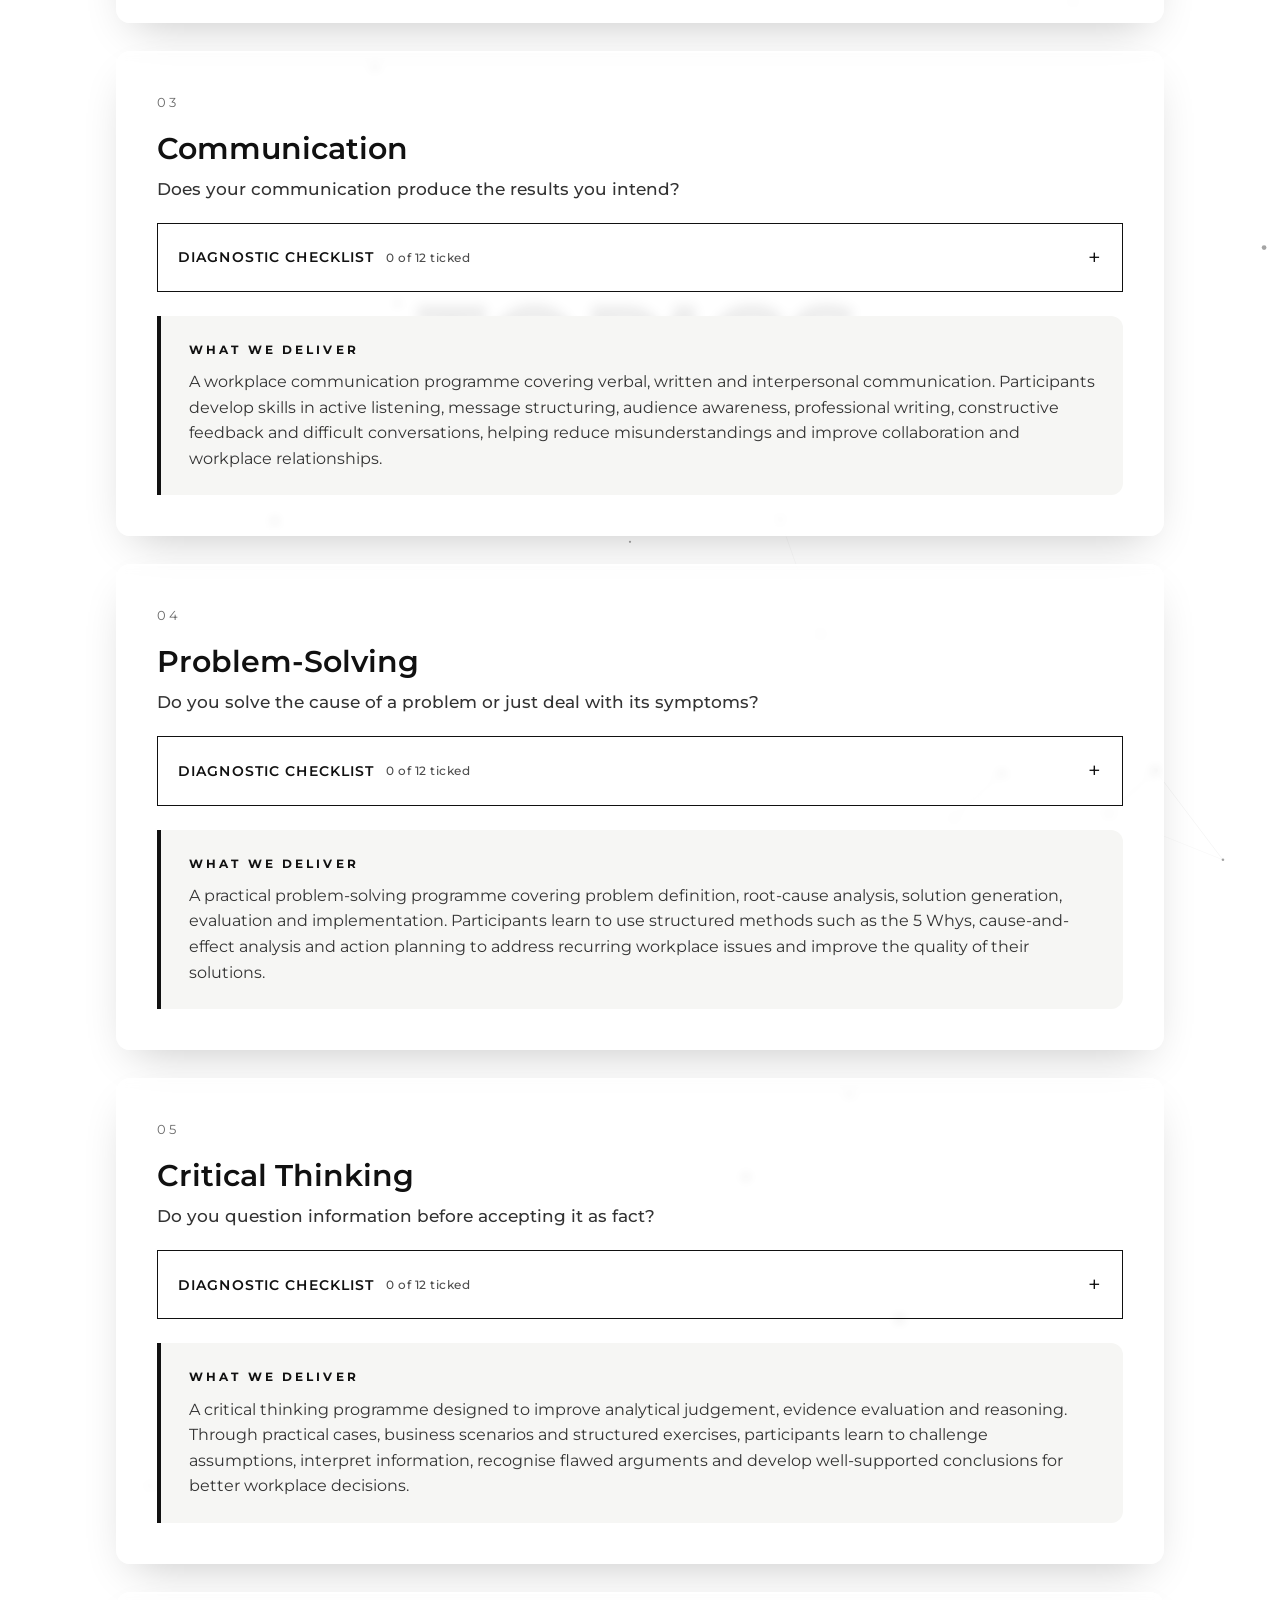
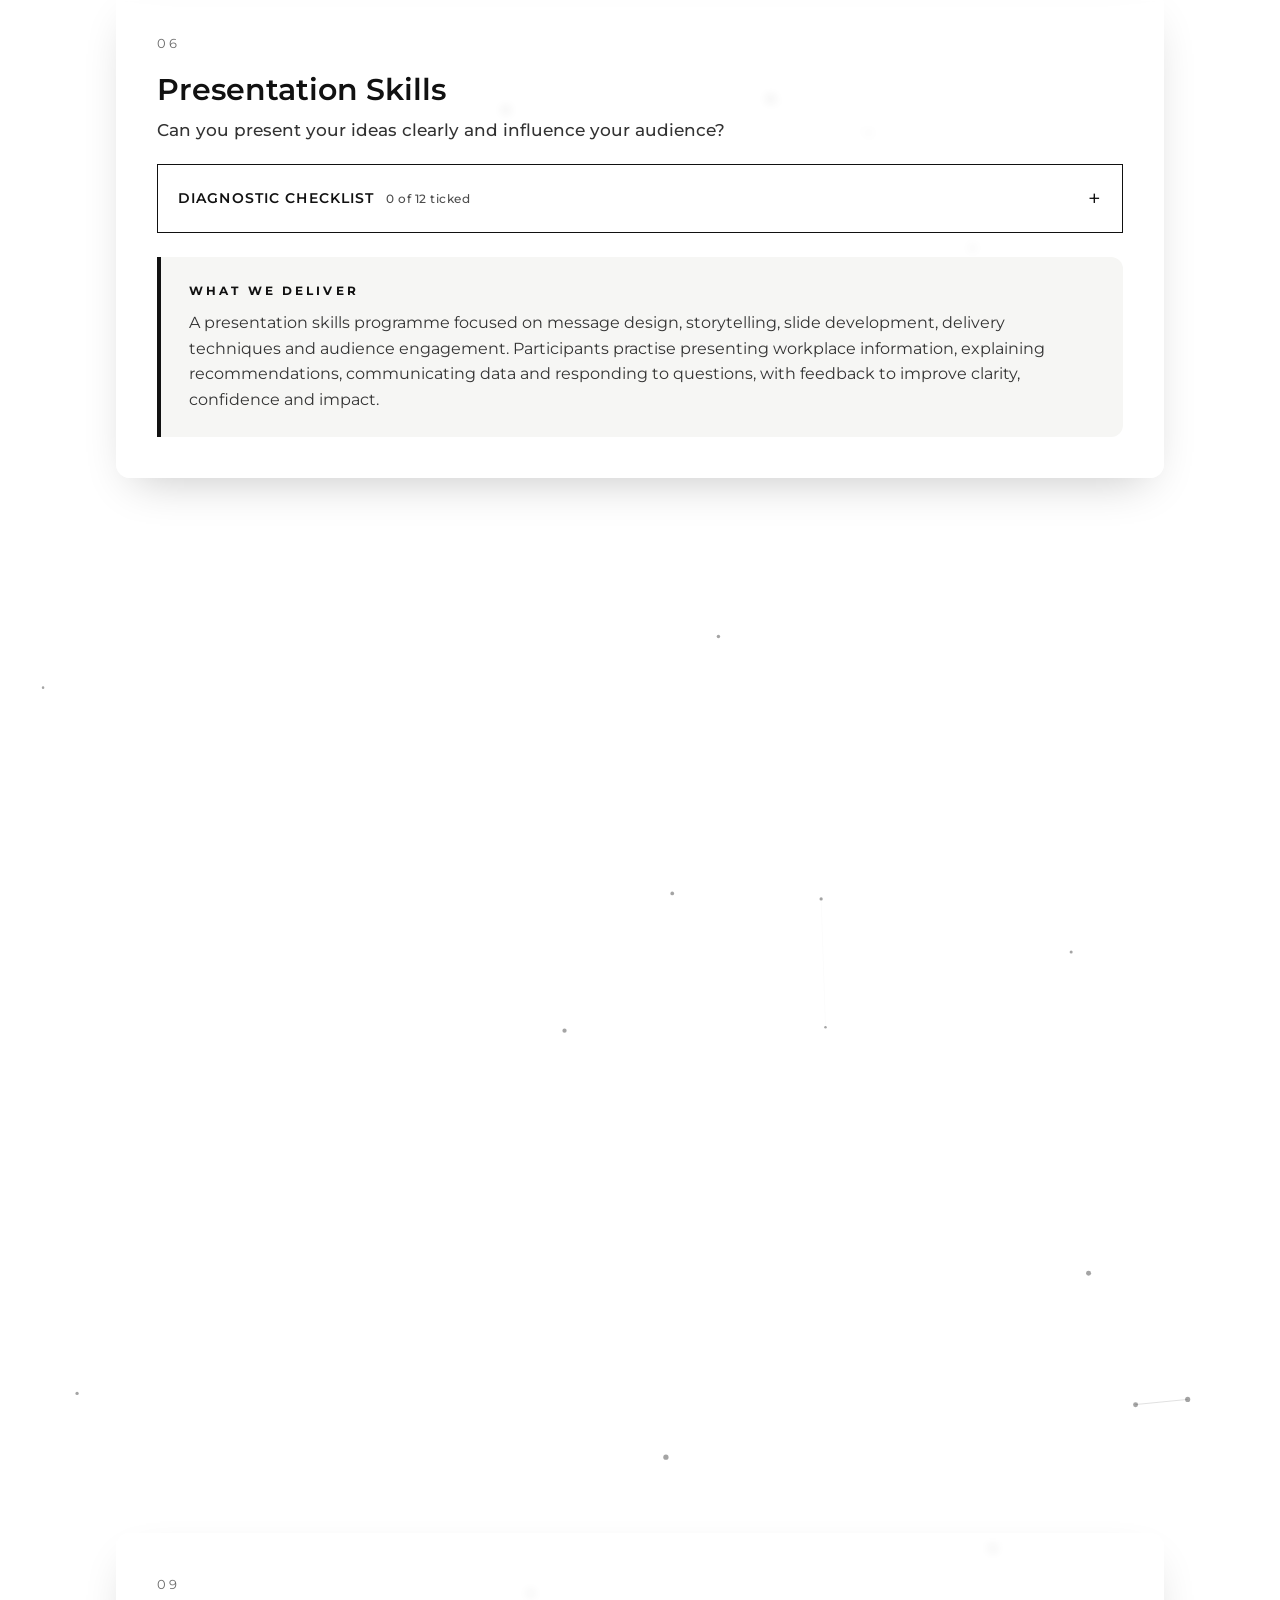
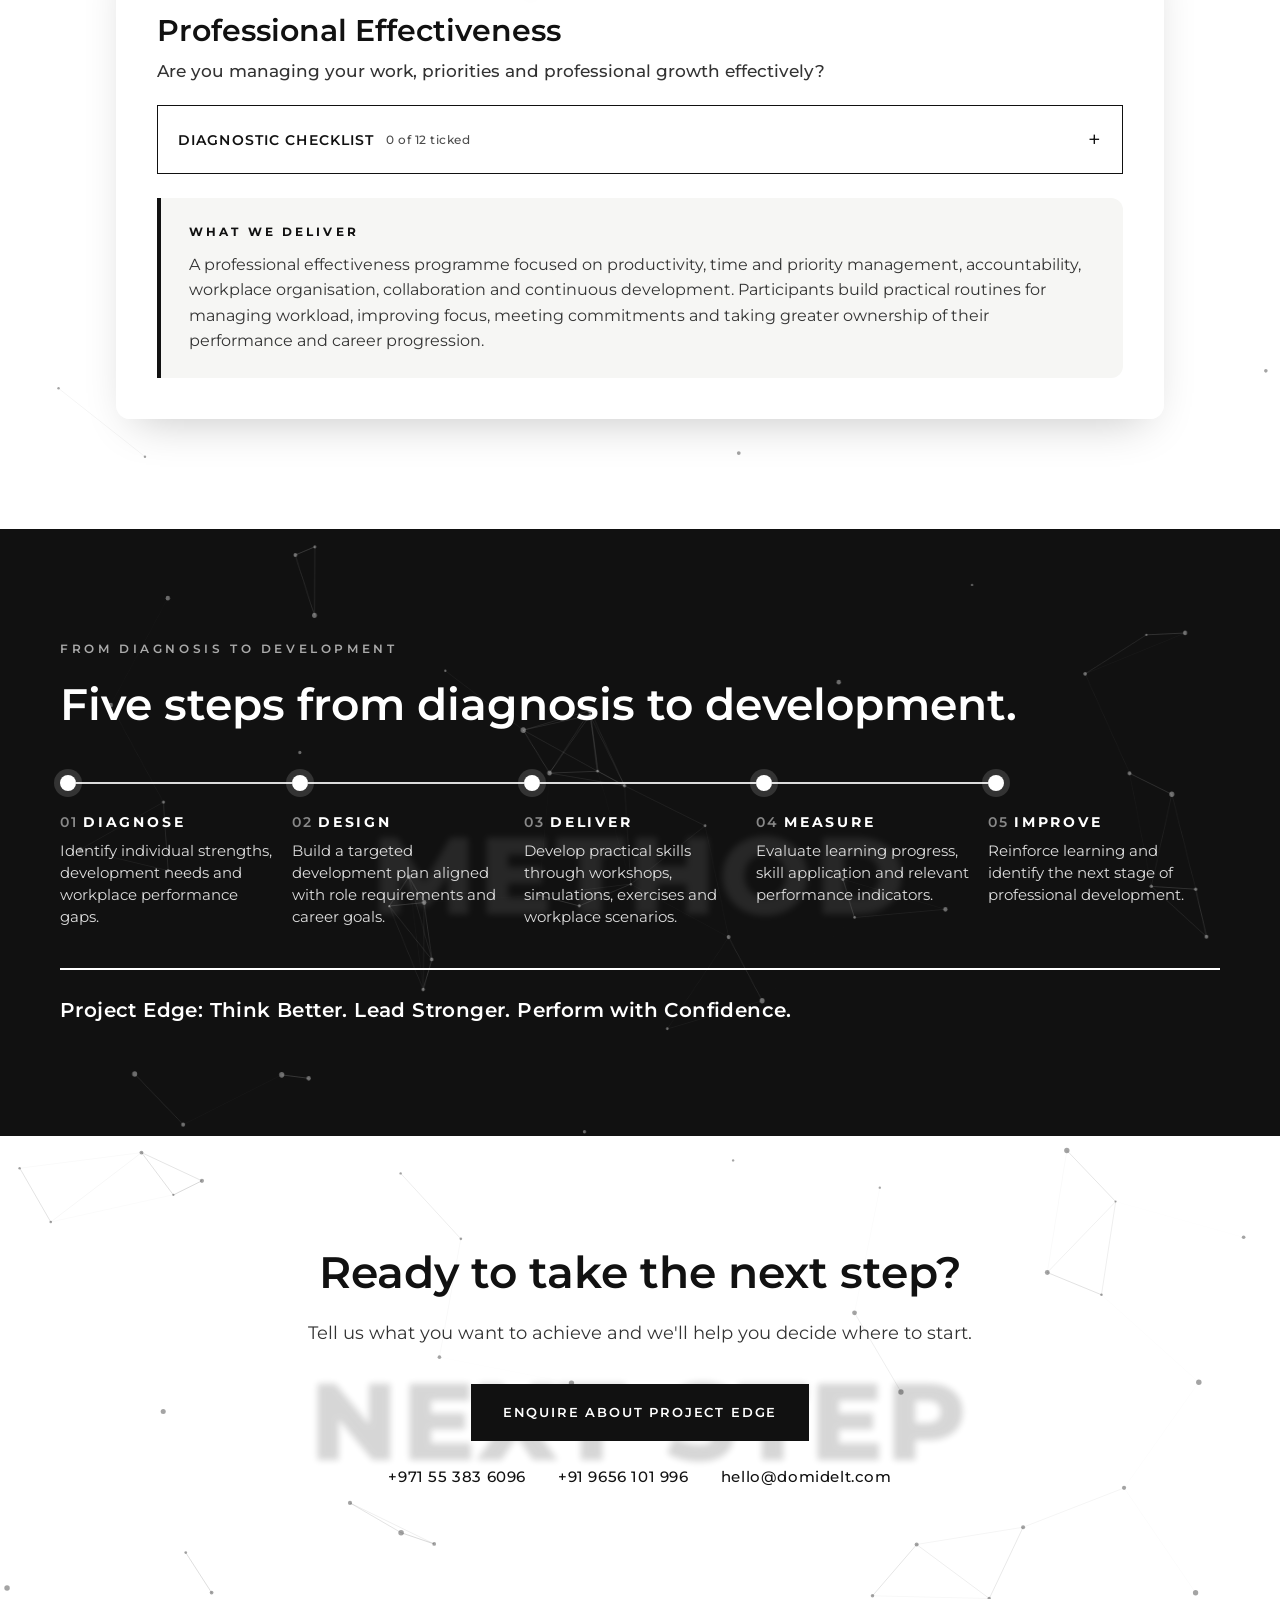
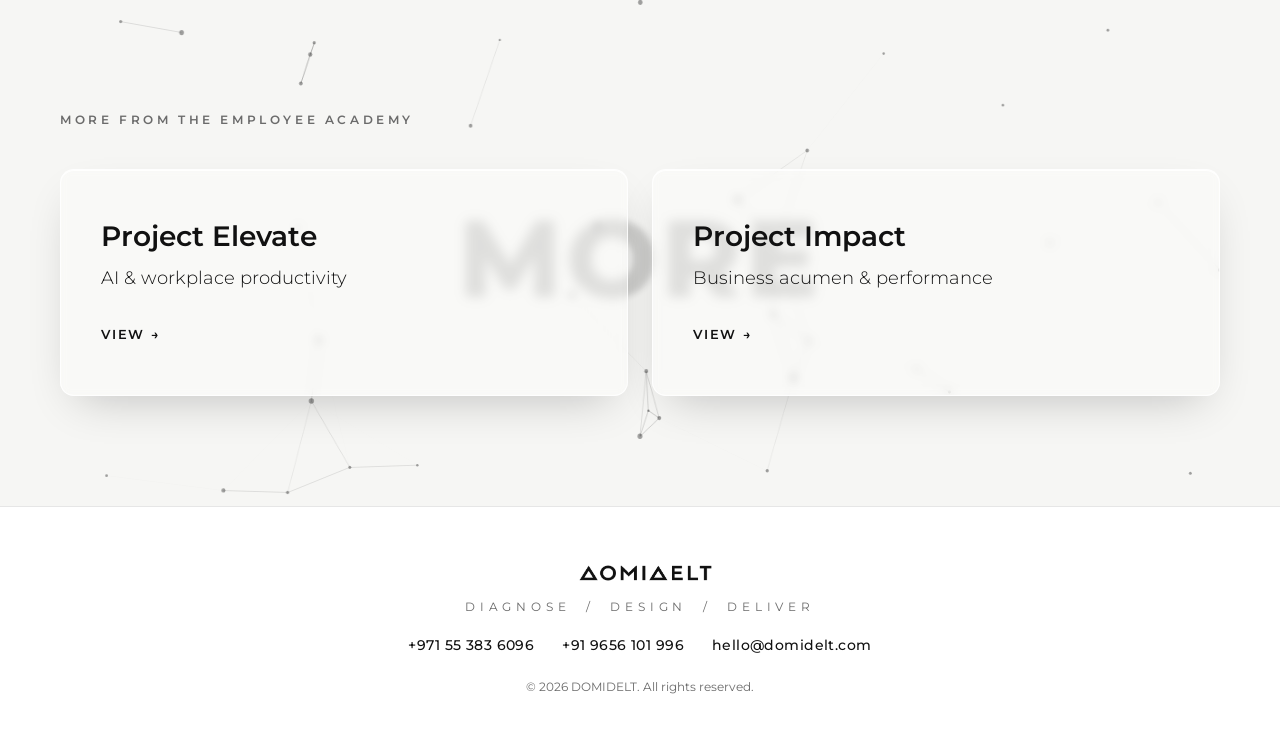
<file: project-edge/index.html>
<!doctype html>
<html lang="en">
<head>
  <meta charset="utf-8">
  <meta name="viewport" content="width=device-width, initial-scale=1">
  <meta name="color-scheme" content="light dark">
  <title>Project Edge | DOMIDELT</title>
  <meta name="description" content="Project Edge: Leadership, Decision-Making &amp; Professional Effectiveness. Think clearly. Communicate confidently. Perform at your best.">
  <link rel="icon" href="/favicon.ico" sizes="any">
  <link rel="icon" type="image/png" sizes="32x32" href="/assets/favicon-32.png">
  <link rel="icon" type="image/png" sizes="48x48" href="/assets/favicon-48.png">
  <link rel="icon" type="image/png" sizes="192x192" href="/assets/favicon-192.png">
  <link rel="apple-touch-icon" href="/assets/favicon-180.png">
  <link rel="preconnect" href="https://fonts.googleapis.com">
  <link rel="preconnect" href="https://fonts.gstatic.com" crossorigin>
  <link href="https://fonts.googleapis.com/css2?family=Montserrat:wght@300;400;500;600;700&display=swap" rel="stylesheet">
  <link rel="stylesheet" href="../styles.css?v=6">
</head>
<body>

<header class="nav">
  <a class="brand" href="../" aria-label="DOMIDELT home">
    <picture><source media="(prefers-color-scheme: dark)" srcset="../assets/logo-wordmark-white.png"><img src="../assets/logo-wordmark.png" alt="DOMIDELT" class="brand-logo"></picture>
  </a>
  <nav>
    <a href="../#approach">What we do</a>
    <a href="../#challenges">Challenges</a>
    <a href="../#solutions">Solutions</a>
    <a href="../#receive">What you receive</a>
    <a href="../#about">About</a>
    <a href="mailto:hello@domidelt.com?subject=Enquiry%3A%20Project%20Edge" class="btn btn-small">Get in touch</a>
  </nav>
</header>

<main>
  <section class="page-hero net-host">
    <p class="crumbs"><a href="../">Home</a> / <a href="../#employee">Employee Academy</a> / Project Edge</p>
    <p class="project-name">Project Edge</p>
    <h1 class="page-title">Leadership, Decision-Making &amp; Professional Effectiveness</h1>
    <p class="tagline-page">Think clearly. Communicate confidently. Perform at your best.</p>
    <p class="lead left">Project Edge helps professionals strengthen the capabilities that drive workplace performance. From leadership and decision-making to communication, problem-solving and team management, our programmes develop practical skills that professionals can apply immediately to their roles, teams and careers.</p>
    <div class="cta-row left">
      <a class="btn" href="#topics">Explore the 9 topics</a>
      <a class="btn btn-outline" href="mailto:hello@domidelt.com?subject=Enquiry%3A%20Project%20Edge">Enquire</a>
    </div>
  </section>

  <section id="topics" class="section tight" data-bg="Topics">
    <p class="eyebrow">Nine topics. One diagnostic each.</p>
    <h2>Start with the questions. Then see what we deliver.</h2>
    <p class="lead left">Each topic opens with a diagnostic checklist of 12 questions. Work through them honestly, and the gaps show you where to focus.</p>
    <div class="howto"><strong>How to use these checklists</strong><p>Tick a question only if you can answer <b>yes</b> and explain why, with evidence if needed. If you can tick all 12 and explain each one, you are in good shape in that area and not facing a challenge there. Every box you can't tick is a gap worth looking at.</p></div>
    <nav class="chips-nav" aria-label="Topics"><a href="#leadership-skills"><b>01</b> Leadership Skills</a><a href="#executive-decision-making"><b>02</b> Executive Decision-Making</a><a href="#communication"><b>03</b> Communication</a><a href="#problem-solving"><b>04</b> Problem-Solving</a><a href="#critical-thinking"><b>05</b> Critical Thinking</a><a href="#presentation-skills"><b>06</b> Presentation Skills</a><a href="#negotiation"><b>07</b> Negotiation</a><a href="#team-management"><b>08</b> Team Management</a><a href="#professional-effectiveness"><b>09</b> Professional Effectiveness</a></nav>
    <div class="toolbar">
      <button type="button" class="btn btn-small btn-outline" id="expand">Expand all checklists</button>
      <button type="button" class="btn btn-small btn-outline" id="collapse">Collapse all</button>
    </div>
    <div class="topics">
    <article class="topic" id="leadership-skills">
      <header>
        <span class="num">01</span>
        <h3>Leadership Skills</h3>
        <p class="diag">Are you ready to lead people, not just manage tasks?</p>
      </header>
      <details class="checklist" open>
        <summary>Diagnostic checklist <span class="count" data-total="12">0 of 12 ticked</span></summary>
        <ul><li><label><input type="checkbox"><span>Do you communicate a clear direction and expectations to your team?</span></label></li><li><label><input type="checkbox"><span>Can you motivate people with different personalities and working styles?</span></label></li><li><label><input type="checkbox"><span>Do you adapt your leadership approach to different situations?</span></label></li><li><label><input type="checkbox"><span>Do you delegate tasks with clear responsibilities and outcomes?</span></label></li><li><label><input type="checkbox"><span>Do you hold people accountable without micromanaging?</span></label></li><li><label><input type="checkbox"><span>Do you provide constructive feedback that helps people improve?</span></label></li><li><label><input type="checkbox"><span>Can you address underperformance confidently and fairly?</span></label></li><li><label><input type="checkbox"><span>Do you remain composed when managing pressure or uncertainty?</span></label></li><li><label><input type="checkbox"><span>Do you build trust through consistency and integrity?</span></label></li><li><label><input type="checkbox"><span>Can you manage disagreements without damaging working relationships?</span></label></li><li><label><input type="checkbox"><span>Do you recognise and develop the strengths of team members?</span></label></li><li><label><input type="checkbox"><span>Do you reflect on your own leadership effectiveness and identify areas to improve?</span></label></li></ul>
        <p class="hint">Tick a question only if you can answer yes and explain why. Every question you can't tick is a gap worth looking at. Nothing is saved or sent.</p>
      </details>
      <div class="deliver">
        <h4>What we deliver</h4>
        <p>A practical leadership development programme focused on self-awareness, leadership styles, delegation, accountability, motivation, feedback and team development. Through workplace scenarios, exercises and guided reflection, participants develop the confidence and skills to lead people effectively, improve team performance and handle everyday leadership challenges.</p>
      </div>
    </article>
    <article class="topic" id="executive-decision-making">
      <header>
        <span class="num">02</span>
        <h3>Executive Decision-Making</h3>
        <p class="diag">Do you make sound decisions when the stakes are high?</p>
      </header>
      <details class="checklist">
        <summary>Diagnostic checklist <span class="count" data-total="12">0 of 12 ticked</span></summary>
        <ul><li><label><input type="checkbox"><span>Do you define the actual problem before choosing a solution?</span></label></li><li><label><input type="checkbox"><span>Do you distinguish facts from assumptions and personal opinions?</span></label></li><li><label><input type="checkbox"><span>Do you gather relevant information before making important decisions?</span></label></li><li><label><input type="checkbox"><span>Can you evaluate several alternatives objectively?</span></label></li><li><label><input type="checkbox"><span>Do you consider the short-term and long-term consequences of decisions?</span></label></li><li><label><input type="checkbox"><span>Do you assess risks, uncertainty and potential unintended outcomes?</span></label></li><li><label><input type="checkbox"><span>Do you recognise cognitive biases that can influence your judgement?</span></label></li><li><label><input type="checkbox"><span>Can you make timely decisions when information is incomplete?</span></label></li><li><label><input type="checkbox"><span>Do you consider the financial and operational implications of your choices?</span></label></li><li><label><input type="checkbox"><span>Do you seek input from relevant stakeholders when appropriate?</span></label></li><li><label><input type="checkbox"><span>Can you explain and justify your decisions clearly?</span></label></li><li><label><input type="checkbox"><span>Do you review the outcomes of past decisions and learn from them?</span></label></li></ul>
        <p class="hint">Tick a question only if you can answer yes and explain why. Every question you can't tick is a gap worth looking at. Nothing is saved or sent.</p>
      </details>
      <div class="deliver">
        <h4>What we deliver</h4>
        <p>A decision-making programme that equips professionals with structured approaches to analysing problems, evaluating alternatives, assessing risk and making evidence-based decisions. Participants practise decision frameworks, scenario analysis, critical evaluation and stakeholder communication to improve judgement and decision quality in real workplace situations.</p>
      </div>
    </article>
    <article class="topic" id="communication">
      <header>
        <span class="num">03</span>
        <h3>Communication</h3>
        <p class="diag">Does your communication produce the results you intend?</p>
      </header>
      <details class="checklist">
        <summary>Diagnostic checklist <span class="count" data-total="12">0 of 12 ticked</span></summary>
        <ul><li><label><input type="checkbox"><span>Do you communicate ideas clearly and concisely?</span></label></li><li><label><input type="checkbox"><span>Can you adapt your message to different audiences?</span></label></li><li><label><input type="checkbox"><span>Do you listen actively without interrupting or making premature assumptions?</span></label></li><li><label><input type="checkbox"><span>Do you ask questions to clarify expectations and avoid misunderstandings?</span></label></li><li><label><input type="checkbox"><span>Can you explain complex information in simple terms?</span></label></li><li><label><input type="checkbox"><span>Do you communicate professionally in emails and workplace messages?</span></label></li><li><label><input type="checkbox"><span>Can you express disagreement respectfully and constructively?</span></label></li><li><label><input type="checkbox"><span>Do you provide clear instructions and expectations?</span></label></li><li><label><input type="checkbox"><span>Are you comfortable communicating with senior leaders and stakeholders?</span></label></li><li><label><input type="checkbox"><span>Do you recognise how tone and body language influence your message?</span></label></li><li><label><input type="checkbox"><span>Can you manage difficult conversations professionally?</span></label></li><li><label><input type="checkbox"><span>Do you check whether your communication has achieved the intended outcome?</span></label></li></ul>
        <p class="hint">Tick a question only if you can answer yes and explain why. Every question you can't tick is a gap worth looking at. Nothing is saved or sent.</p>
      </details>
      <div class="deliver">
        <h4>What we deliver</h4>
        <p>A workplace communication programme covering verbal, written and interpersonal communication. Participants develop skills in active listening, message structuring, audience awareness, professional writing, constructive feedback and difficult conversations, helping reduce misunderstandings and improve collaboration and workplace relationships.</p>
      </div>
    </article>
    <article class="topic" id="problem-solving">
      <header>
        <span class="num">04</span>
        <h3>Problem-Solving</h3>
        <p class="diag">Do you solve the cause of a problem or just deal with its symptoms?</p>
      </header>
      <details class="checklist">
        <summary>Diagnostic checklist <span class="count" data-total="12">0 of 12 ticked</span></summary>
        <ul><li><label><input type="checkbox"><span>Do you define problems clearly before taking action?</span></label></li><li><label><input type="checkbox"><span>Can you distinguish symptoms from underlying causes?</span></label></li><li><label><input type="checkbox"><span>Do you gather evidence before reaching conclusions?</span></label></li><li><label><input type="checkbox"><span>Do you use structured techniques to identify root causes?</span></label></li><li><label><input type="checkbox"><span>Can you break complex problems into manageable components?</span></label></li><li><label><input type="checkbox"><span>Do you generate multiple possible solutions?</span></label></li><li><label><input type="checkbox"><span>Do you evaluate solutions based on impact, cost, time and feasibility?</span></label></li><li><label><input type="checkbox"><span>Do you involve relevant colleagues in finding solutions?</span></label></li><li><label><input type="checkbox"><span>Can you identify risks associated with proposed solutions?</span></label></li><li><label><input type="checkbox"><span>Do you test solutions before implementing them more widely when appropriate?</span></label></li><li><label><input type="checkbox"><span>Do you establish clear ownership for corrective actions?</span></label></li><li><label><input type="checkbox"><span>Do you check whether the solution has prevented the problem from recurring?</span></label></li></ul>
        <p class="hint">Tick a question only if you can answer yes and explain why. Every question you can't tick is a gap worth looking at. Nothing is saved or sent.</p>
      </details>
      <div class="deliver">
        <h4>What we deliver</h4>
        <p>A practical problem-solving programme covering problem definition, root-cause analysis, solution generation, evaluation and implementation. Participants learn to use structured methods such as the 5 Whys, cause-and-effect analysis and action planning to address recurring workplace issues and improve the quality of their solutions.</p>
      </div>
    </article>
    <article class="topic" id="critical-thinking">
      <header>
        <span class="num">05</span>
        <h3>Critical Thinking</h3>
        <p class="diag">Do you question information before accepting it as fact?</p>
      </header>
      <details class="checklist">
        <summary>Diagnostic checklist <span class="count" data-total="12">0 of 12 ticked</span></summary>
        <ul><li><label><input type="checkbox"><span>Do you verify the reliability of information before using it?</span></label></li><li><label><input type="checkbox"><span>Can you distinguish facts, assumptions, opinions and interpretations?</span></label></li><li><label><input type="checkbox"><span>Do you question the assumptions behind proposals and recommendations?</span></label></li><li><label><input type="checkbox"><span>Can you identify gaps or inconsistencies in an argument?</span></label></li><li><label><input type="checkbox"><span>Do you evaluate evidence before reaching a conclusion?</span></label></li><li><label><input type="checkbox"><span>Can you recognise common reasoning errors and cognitive biases?</span></label></li><li><label><input type="checkbox"><span>Do you consider alternative explanations for a situation?</span></label></li><li><label><input type="checkbox"><span>Can you interpret numerical information without overlooking context?</span></label></li><li><label><input type="checkbox"><span>Do you assess the relevance and credibility of sources?</span></label></li><li><label><input type="checkbox"><span>Are you willing to challenge established practices when evidence supports change?</span></label></li><li><label><input type="checkbox"><span>Can you explain the reasoning behind your conclusions?</span></label></li><li><label><input type="checkbox"><span>Do you revise your position when new evidence becomes available?</span></label></li></ul>
        <p class="hint">Tick a question only if you can answer yes and explain why. Every question you can't tick is a gap worth looking at. Nothing is saved or sent.</p>
      </details>
      <div class="deliver">
        <h4>What we deliver</h4>
        <p>A critical thinking programme designed to improve analytical judgement, evidence evaluation and reasoning. Through practical cases, business scenarios and structured exercises, participants learn to challenge assumptions, interpret information, recognise flawed arguments and develop well-supported conclusions for better workplace decisions.</p>
      </div>
    </article>
    <article class="topic" id="presentation-skills">
      <header>
        <span class="num">06</span>
        <h3>Presentation Skills</h3>
        <p class="diag">Can you present your ideas clearly and influence your audience?</p>
      </header>
      <details class="checklist">
        <summary>Diagnostic checklist <span class="count" data-total="12">0 of 12 ticked</span></summary>
        <ul><li><label><input type="checkbox"><span>Do you define a clear objective before preparing a presentation?</span></label></li><li><label><input type="checkbox"><span>Do you understand your audience and their expectations?</span></label></li><li><label><input type="checkbox"><span>Can you organise information into a logical, compelling structure?</span></label></li><li><label><input type="checkbox"><span>Do your slides communicate key messages rather than overwhelm with text?</span></label></li><li><label><input type="checkbox"><span>Can you explain data and complex information clearly?</span></label></li><li><label><input type="checkbox"><span>Do you maintain appropriate eye contact and body language?</span></label></li><li><label><input type="checkbox"><span>Can you speak confidently without relying excessively on notes?</span></label></li><li><label><input type="checkbox"><span>Do you manage your pace, tone and use of pauses effectively?</span></label></li><li><label><input type="checkbox"><span>Can you respond confidently to questions and challenges?</span></label></li><li><label><input type="checkbox"><span>Do you adapt your presentation when speaking to different audiences?</span></label></li><li><label><input type="checkbox"><span>Can you present recommendations and support them with evidence?</span></label></li><li><label><input type="checkbox"><span>Do you finish with a clear conclusion or call to action?</span></label></li></ul>
        <p class="hint">Tick a question only if you can answer yes and explain why. Every question you can't tick is a gap worth looking at. Nothing is saved or sent.</p>
      </details>
      <div class="deliver">
        <h4>What we deliver</h4>
        <p>A presentation skills programme focused on message design, storytelling, slide development, delivery techniques and audience engagement. Participants practise presenting workplace information, explaining recommendations, communicating data and responding to questions, with feedback to improve clarity, confidence and impact.</p>
      </div>
    </article>
    <article class="topic" id="negotiation">
      <header>
        <span class="num">07</span>
        <h3>Negotiation</h3>
        <p class="diag">Do you achieve better outcomes without damaging relationships?</p>
      </header>
      <details class="checklist">
        <summary>Diagnostic checklist <span class="count" data-total="12">0 of 12 ticked</span></summary>
        <ul><li><label><input type="checkbox"><span>Do you define your objectives before entering a negotiation?</span></label></li><li><label><input type="checkbox"><span>Do you understand your priorities and acceptable limits?</span></label></li><li><label><input type="checkbox"><span>Do you research the other party's needs and interests?</span></label></li><li><label><input type="checkbox"><span>Can you distinguish between stated positions and underlying interests?</span></label></li><li><label><input type="checkbox"><span>Do you prepare alternative options if an agreement cannot be reached?</span></label></li><li><label><input type="checkbox"><span>Can you identify opportunities to create mutual value?</span></label></li><li><label><input type="checkbox"><span>Do you ask effective questions and listen carefully?</span></label></li><li><label><input type="checkbox"><span>Can you handle objections without becoming defensive?</span></label></li><li><label><input type="checkbox"><span>Do you recognise when to make concessions and what to seek in return?</span></label></li><li><label><input type="checkbox"><span>Can you manage pressure and difficult negotiation tactics professionally?</span></label></li><li><label><input type="checkbox"><span>Do you confirm agreements, responsibilities and next steps clearly?</span></label></li><li><label><input type="checkbox"><span>Do you evaluate the quality and sustainability of negotiated outcomes?</span></label></li></ul>
        <p class="hint">Tick a question only if you can answer yes and explain why. Every question you can't tick is a gap worth looking at. Nothing is saved or sent.</p>
      </details>
      <div class="deliver">
        <h4>What we deliver</h4>
        <p>A practical negotiation programme covering preparation, stakeholder analysis, interests and positions, bargaining strategies, objection handling, concessions and agreement management. Through realistic role-play and case studies, participants build confidence in negotiating with customers, suppliers, colleagues and other stakeholders while protecting business interests and professional relationships.</p>
      </div>
    </article>
    <article class="topic" id="team-management">
      <header>
        <span class="num">08</span>
        <h3>Team Management</h3>
        <p class="diag">Are you helping your team work together and deliver results?</p>
      </header>
      <details class="checklist">
        <summary>Diagnostic checklist <span class="count" data-total="12">0 of 12 ticked</span></summary>
        <ul><li><label><input type="checkbox"><span>Are team objectives and individual responsibilities clearly defined?</span></label></li><li><label><input type="checkbox"><span>Does each team member understand how their work contributes to shared goals?</span></label></li><li><label><input type="checkbox"><span>Do you allocate work according to skills, capacity and priorities?</span></label></li><li><label><input type="checkbox"><span>Are team meetings focused, productive and action-oriented?</span></label></li><li><label><input type="checkbox"><span>Do you encourage open communication and constructive feedback?</span></label></li><li><label><input type="checkbox"><span>Can you manage disagreements before they affect team performance?</span></label></li><li><label><input type="checkbox"><span>Do you address workload imbalances and competing priorities?</span></label></li><li><label><input type="checkbox"><span>Do you monitor progress without unnecessary micromanagement?</span></label></li><li><label><input type="checkbox"><span>Do you recognise contributions and address performance gaps fairly?</span></label></li><li><label><input type="checkbox"><span>Do you create an environment where people can raise concerns?</span></label></li><li><label><input type="checkbox"><span>Do you coordinate effectively with other teams and departments?</span></label></li><li><label><input type="checkbox"><span>Do you review team results and identify opportunities to improve how the team works?</span></label></li></ul>
        <p class="hint">Tick a question only if you can answer yes and explain why. Every question you can't tick is a gap worth looking at. Nothing is saved or sent.</p>
      </details>
      <div class="deliver">
        <h4>What we deliver</h4>
        <p>A team management programme designed to improve goal alignment, delegation, collaboration, accountability, conflict management and performance monitoring. Participants develop practical approaches to coordinating work, conducting effective meetings, resolving team challenges and creating an environment where people can contribute to shared objectives.</p>
      </div>
    </article>
    <article class="topic" id="professional-effectiveness">
      <header>
        <span class="num">09</span>
        <h3>Professional Effectiveness</h3>
        <p class="diag">Are you managing your work, priorities and professional growth effectively?</p>
      </header>
      <details class="checklist">
        <summary>Diagnostic checklist <span class="count" data-total="12">0 of 12 ticked</span></summary>
        <ul><li><label><input type="checkbox"><span>Do you prioritise work according to importance and business impact?</span></label></li><li><label><input type="checkbox"><span>Can you distinguish urgent tasks from genuinely important work?</span></label></li><li><label><input type="checkbox"><span>Do you plan your workload realistically?</span></label></li><li><label><input type="checkbox"><span>Do you meet deadlines consistently?</span></label></li><li><label><input type="checkbox"><span>Can you manage competing demands without losing focus?</span></label></li><li><label><input type="checkbox"><span>Do you organise tasks and information so they are easy to retrieve?</span></label></li><li><label><input type="checkbox"><span>Do you minimise distractions and avoid unnecessary rework?</span></label></li><li><label><input type="checkbox"><span>Do you communicate early when deadlines or commitments are at risk?</span></label></li><li><label><input type="checkbox"><span>Do you take ownership of mistakes and follow through on commitments?</span></label></li><li><label><input type="checkbox"><span>Do you work effectively with colleagues from different backgrounds and functions?</span></label></li><li><label><input type="checkbox"><span>Do you seek feedback and apply it to your performance?</span></label></li><li><label><input type="checkbox"><span>Do you regularly identify skills and capabilities you need to develop?</span></label></li></ul>
        <p class="hint">Tick a question only if you can answer yes and explain why. Every question you can't tick is a gap worth looking at. Nothing is saved or sent.</p>
      </details>
      <div class="deliver">
        <h4>What we deliver</h4>
        <p>A professional effectiveness programme focused on productivity, time and priority management, accountability, workplace organisation, collaboration and continuous development. Participants build practical routines for managing workload, improving focus, meeting commitments and taking greater ownership of their performance and career progression.</p>
      </div>
    </article>
    </div>
  </section>

  <section class="section dark" data-bg="Method">
    <p class="eyebrow">From Diagnosis to Development</p>
    <h2>Five steps from diagnosis to development.</h2>
    <ol class="flow"><li><strong>DIAGNOSE</strong><span>Identify individual strengths, development needs and workplace performance gaps.</span></li><li><strong>DESIGN</strong><span>Build a targeted development plan aligned with role requirements and career goals.</span></li><li><strong>DELIVER</strong><span>Develop practical skills through workshops, simulations, exercises and workplace scenarios.</span></li><li><strong>MEASURE</strong><span>Evaluate learning progress, skill application and relevant performance indicators.</span></li><li><strong>IMPROVE</strong><span>Reinforce learning and identify the next stage of professional development.</span></li></ol>
    <p class="closing">Project Edge: Think Better. Lead Stronger. Perform with Confidence.</p>
  </section>

  <section class="section center" data-bg="Next step">
    <h2>Ready to take the next step?</h2>
    <p class="lead">Tell us what you want to achieve and we'll help you decide where to start.</p>
    <a class="btn" href="mailto:hello@domidelt.com?subject=Enquiry%3A%20Project%20Edge">Enquire about Project Edge</a>
    <p class="contact-lines">
      <span class="cl"><a href="tel:+971553836096">+971 55 383 6096</a></span>
      <span class="cl"><a href="tel:+919656101996">+91 9656 101 996</a></span>
      <a href="mailto:hello@domidelt.com">hello@domidelt.com</a>
    </p>
  </section>

  <section class="section alt" data-bg="More">
    <p class="eyebrow">More from the Employee Academy</p>
    <div class="grid two"><a class="split light" href="../project-elevate/"><h3>Project Elevate</h3><p>AI &amp; workplace productivity</p><span class="arrow">View →</span></a><a class="split light" href="../project-impact/"><h3>Project Impact</h3><p>Business acumen &amp; performance</p><span class="arrow">View →</span></a></div>
  </section>
</main>

<footer>
  <div class="foot-brand"><picture><source media="(prefers-color-scheme: dark)" srcset="../assets/logo-wordmark-white.png"><img src="../assets/logo-wordmark.png" alt="DOMIDELT" class="foot-logo"></picture></div>
  <p class="micro">DIAGNOSE&nbsp;&nbsp;/&nbsp;&nbsp;DESIGN&nbsp;&nbsp;/&nbsp;&nbsp;DELIVER</p>
  <p class="foot-contact">
      <span class="cl"><a href="tel:+971553836096">+971 55 383 6096</a></span>
      <span class="cl"><a href="tel:+919656101996">+91 9656 101 996</a></span>
      <a href="mailto:hello@domidelt.com">hello@domidelt.com</a>
    </p>
  <p class="copy">&copy; <span id="y"></span> DOMIDELT. All rights reserved.</p>
</footer>

<script>
document.getElementById('y').textContent = new Date().getFullYear();
var all = document.querySelectorAll('details.checklist');
document.getElementById('expand').onclick = function(){ all.forEach(function(d){d.open=true}); };
document.getElementById('collapse').onclick = function(){ all.forEach(function(d){d.open=false}); };
all.forEach(function(d){
  var c = d.querySelector('.count'), t = +c.dataset.total;
  d.addEventListener('change', function(){
    c.textContent = d.querySelectorAll('input:checked').length + ' of ' + t + ' ticked';
  });
});
// open the checklist named in the URL (e.g. #cash-flow)
try { if (location.hash) { var h = document.querySelector(location.hash + ' details'); if (h) h.open = true; } } catch (e) {}
// open a checklist when its chip is clicked
document.querySelectorAll('.chips-nav a').forEach(function(a){
  a.addEventListener('click', function(){
    var d = document.querySelector(a.getAttribute('href') + ' details'); if (d) d.open = true;
  });
});
</script>
<script src="../site.js?v=6" defer></script>
<script src="../booking.js?v=6" defer></script>
</body>
</html>
</file>
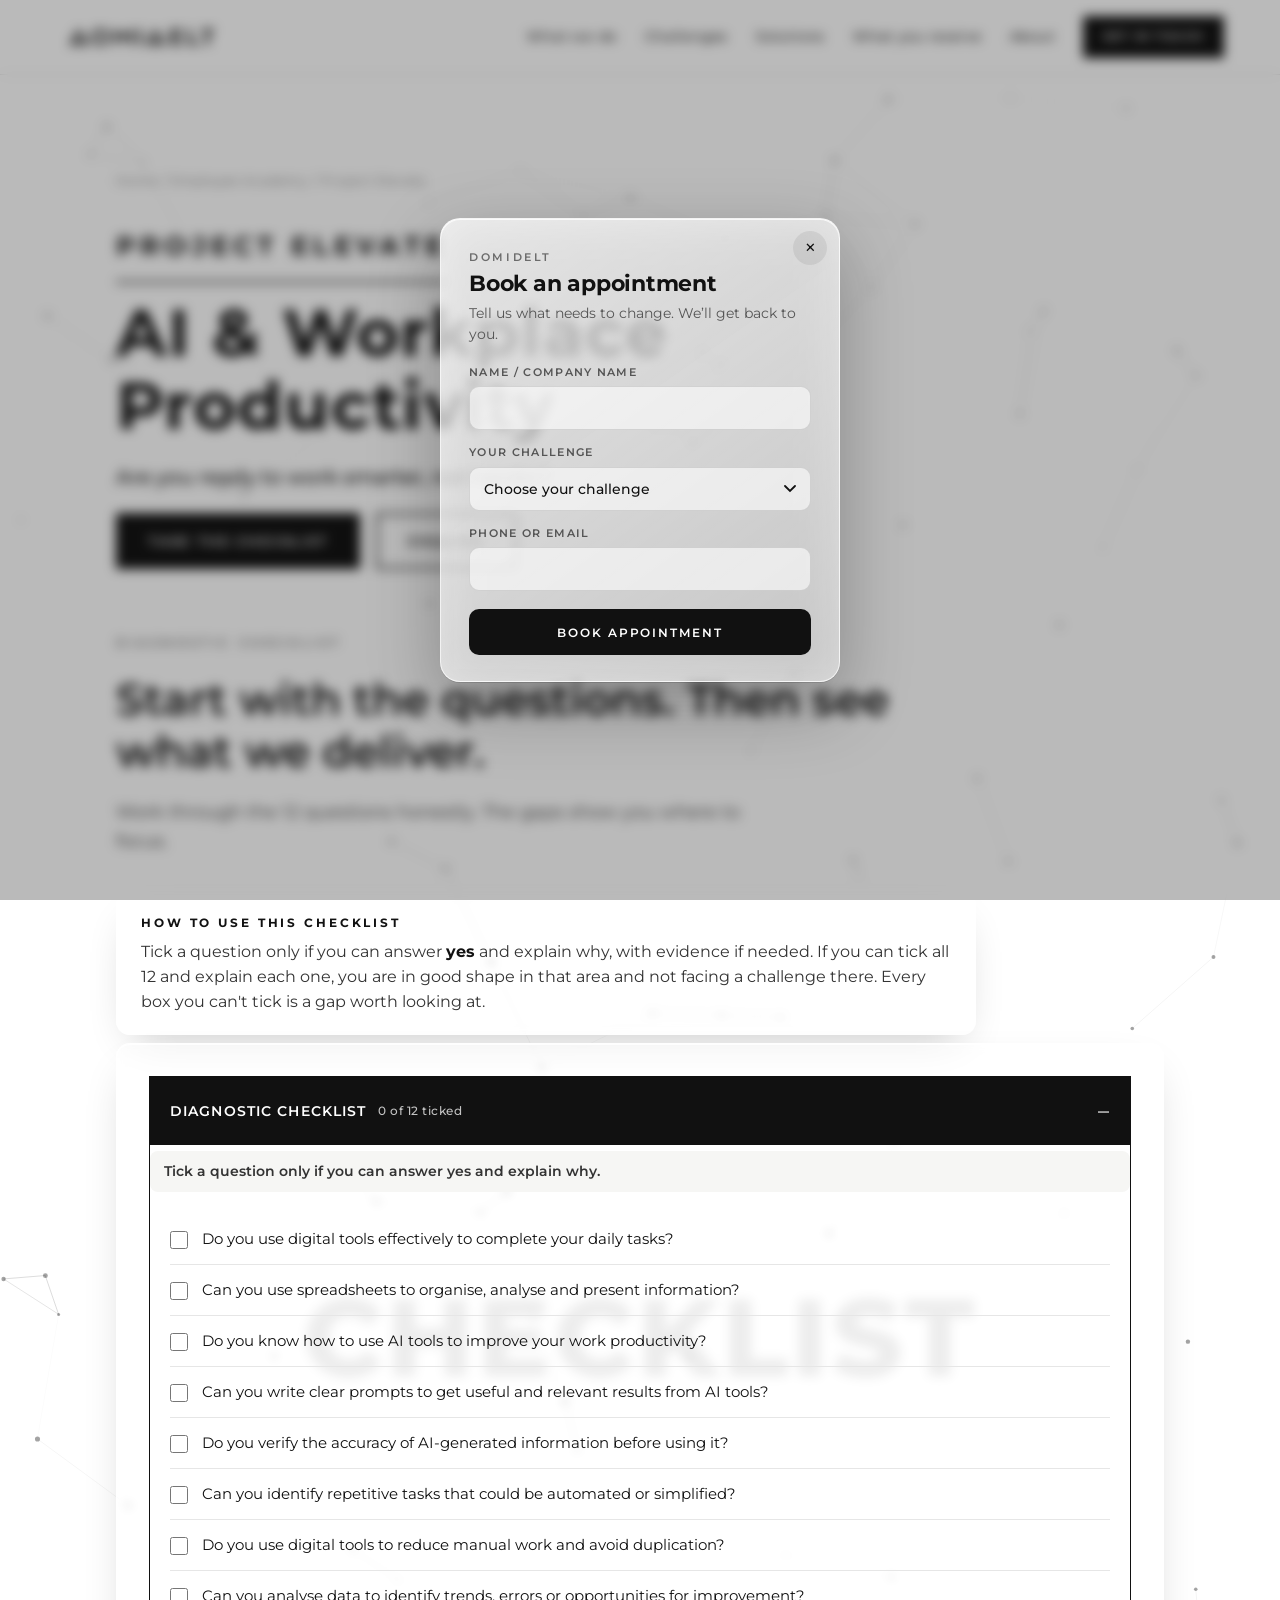
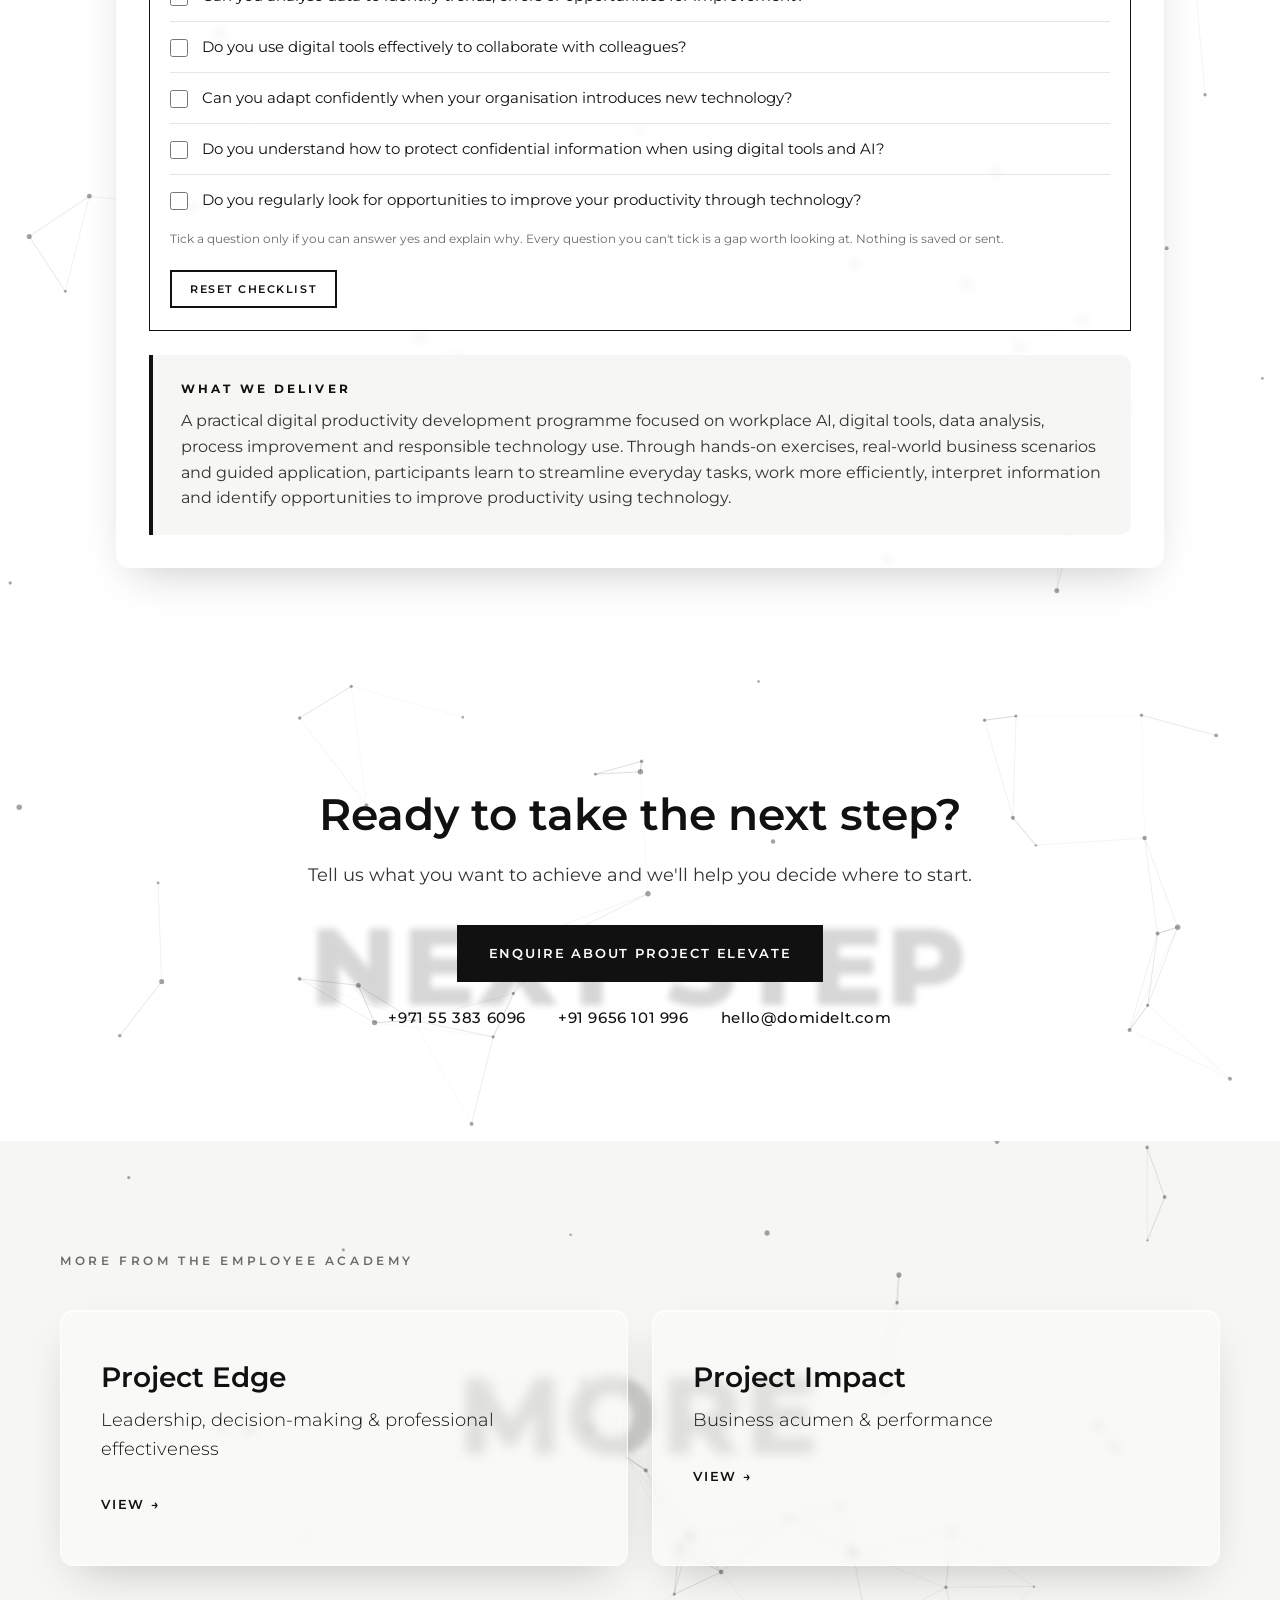
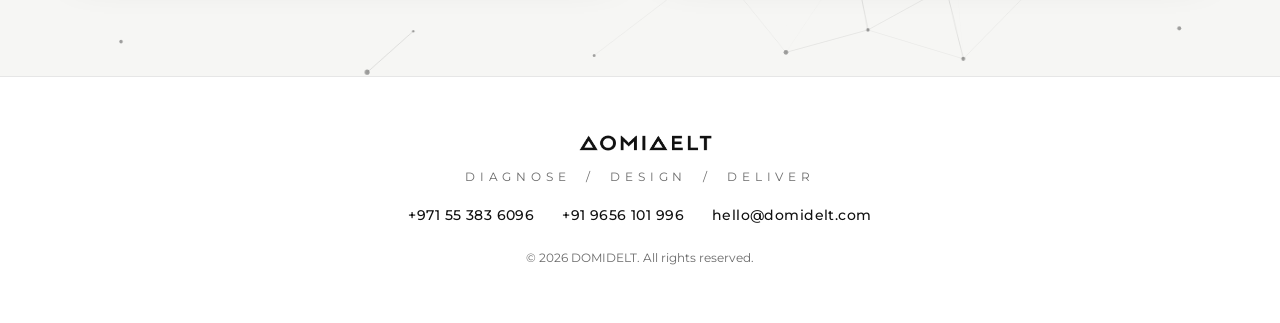
<file: project-elevate/index.html>
<!doctype html>
<html lang="en">
<head>
  <meta charset="utf-8">
  <meta name="viewport" content="width=device-width, initial-scale=1">
  <meta name="color-scheme" content="light dark">
  <title>Project Elevate | DOMIDELT</title>
  <meta name="description" content="Project Elevate: AI &amp; Workplace Productivity. Are you ready to work smarter, not harder?">
  <link rel="icon" href="/favicon.ico" sizes="any">
  <link rel="icon" type="image/png" sizes="32x32" href="/assets/favicon-32.png">
  <link rel="icon" type="image/png" sizes="48x48" href="/assets/favicon-48.png">
  <link rel="icon" type="image/png" sizes="192x192" href="/assets/favicon-192.png">
  <link rel="apple-touch-icon" href="/assets/favicon-180.png">
  <link rel="preconnect" href="https://fonts.googleapis.com">
  <link rel="preconnect" href="https://fonts.gstatic.com" crossorigin>
  <link href="https://fonts.googleapis.com/css2?family=Montserrat:wght@300;400;500;600;700&display=swap" rel="stylesheet">
  <link rel="stylesheet" href="../styles.css?v=6">
</head>
<body>

<header class="nav">
  <a class="brand" href="../" aria-label="DOMIDELT home">
    <picture><source media="(prefers-color-scheme: dark)" srcset="../assets/logo-wordmark-white.png"><img src="../assets/logo-wordmark.png" alt="DOMIDELT" class="brand-logo"></picture>
  </a>
  <nav>
    <a href="../#approach">What we do</a>
    <a href="../#challenges">Challenges</a>
    <a href="../#solutions">Solutions</a>
    <a href="../#receive">What you receive</a>
    <a href="../#about">About</a>
    <a href="mailto:hello@domidelt.com?subject=Enquiry%3A%20Project%20Elevate" class="btn btn-small">Get in touch</a>
  </nav>
</header>

<main>
  <section class="page-hero net-host">
    <p class="crumbs"><a href="../">Home</a> / <a href="../#employee">Employee Academy</a> / Project Elevate</p>
    <p class="project-name">Project Elevate</p>
    <h1 class="page-title">AI &amp; Workplace Productivity</h1>
    <p class="tagline-page">Are you ready to work smarter, not harder?</p>
    <div class="cta-row left">
      <a class="btn" href="#checklist">Take the checklist</a>
      <a class="btn btn-outline" href="mailto:hello@domidelt.com?subject=Enquiry%3A%20Project%20Elevate">Enquire</a>
    </div>
  </section>

  <section id="checklist" class="section tight" data-bg="Checklist">
    <p class="eyebrow">Diagnostic checklist</p>
    <h2>Start with the questions. Then see what we deliver.</h2>
    <p class="lead left">Work through the 12 questions honestly. The gaps show you where to focus.</p>
    <div class="howto"><strong>How to use this checklist</strong><p>Tick a question only if you can answer <b>yes</b> and explain why, with evidence if needed. If you can tick all 12 and explain each one, you are in good shape in that area and not facing a challenge there. Every box you can't tick is a gap worth looking at.</p></div>
    <article class="topic single" id="diagnostic">
      <details class="checklist" open>
        <summary>Diagnostic checklist <span class="count" data-total="12">0 of 12 ticked</span></summary>
        <ul><li><label><input type="checkbox"><span>Do you use digital tools effectively to complete your daily tasks?</span></label></li><li><label><input type="checkbox"><span>Can you use spreadsheets to organise, analyse and present information?</span></label></li><li><label><input type="checkbox"><span>Do you know how to use AI tools to improve your work productivity?</span></label></li><li><label><input type="checkbox"><span>Can you write clear prompts to get useful and relevant results from AI tools?</span></label></li><li><label><input type="checkbox"><span>Do you verify the accuracy of AI-generated information before using it?</span></label></li><li><label><input type="checkbox"><span>Can you identify repetitive tasks that could be automated or simplified?</span></label></li><li><label><input type="checkbox"><span>Do you use digital tools to reduce manual work and avoid duplication?</span></label></li><li><label><input type="checkbox"><span>Can you analyse data to identify trends, errors or opportunities for improvement?</span></label></li><li><label><input type="checkbox"><span>Do you use digital tools effectively to collaborate with colleagues?</span></label></li><li><label><input type="checkbox"><span>Can you adapt confidently when your organisation introduces new technology?</span></label></li><li><label><input type="checkbox"><span>Do you understand how to protect confidential information when using digital tools and AI?</span></label></li><li><label><input type="checkbox"><span>Do you regularly look for opportunities to improve your productivity through technology?</span></label></li></ul>
        <p class="hint">Tick a question only if you can answer yes and explain why. Every question you can't tick is a gap worth looking at. Nothing is saved or sent.</p>
        <p class="reset-row"><button type="button" class="btn btn-small btn-outline" id="reset">Reset checklist</button></p>
      </details>
      <div class="deliver">
        <h4>What we deliver</h4>
        <p>A practical digital productivity development programme focused on workplace AI, digital tools, data analysis, process improvement and responsible technology use. Through hands-on exercises, real-world business scenarios and guided application, participants learn to streamline everyday tasks, work more efficiently, interpret information and identify opportunities to improve productivity using technology.</p>
      </div>
    </article>
  </section>

  
<section class="section center" data-bg="Next step">
    <h2>Ready to take the next step?</h2>
    <p class="lead">Tell us what you want to achieve and we'll help you decide where to start.</p>
    <a class="btn" href="mailto:hello@domidelt.com?subject=Enquiry%3A%20Project%20Elevate">Enquire about Project Elevate</a>
    <p class="contact-lines">
      <span class="cl"><a href="tel:+971553836096">+971 55 383 6096</a></span>
      <span class="cl"><a href="tel:+919656101996">+91 9656 101 996</a></span>
      <a href="mailto:hello@domidelt.com">hello@domidelt.com</a>
    </p>
  </section>

  <section class="section alt" data-bg="More">
    <p class="eyebrow">More from the Employee Academy</p>
    <div class="grid two"><a class="split light" href="../project-edge/"><h3>Project Edge</h3><p>Leadership, decision-making &amp; professional effectiveness</p><span class="arrow">View →</span></a><a class="split light" href="../project-impact/"><h3>Project Impact</h3><p>Business acumen &amp; performance</p><span class="arrow">View →</span></a></div>
  </section>
</main>

<footer>
  <div class="foot-brand"><picture><source media="(prefers-color-scheme: dark)" srcset="../assets/logo-wordmark-white.png"><img src="../assets/logo-wordmark.png" alt="DOMIDELT" class="foot-logo"></picture></div>
  <p class="micro">DIAGNOSE&nbsp;&nbsp;/&nbsp;&nbsp;DESIGN&nbsp;&nbsp;/&nbsp;&nbsp;DELIVER</p>
  <p class="foot-contact">
      <span class="cl"><a href="tel:+971553836096">+971 55 383 6096</a></span>
      <span class="cl"><a href="tel:+919656101996">+91 9656 101 996</a></span>
      <a href="mailto:hello@domidelt.com">hello@domidelt.com</a>
    </p>
  <p class="copy">&copy; <span id="y"></span> DOMIDELT. All rights reserved.</p>
</footer>

<script>
document.getElementById('y').textContent = new Date().getFullYear();
var d = document.querySelector('details.checklist'), c = d.querySelector('.count');
function upd(){ c.textContent = d.querySelectorAll('input:checked').length + ' of ' + c.dataset.total + ' ticked'; }
d.addEventListener('change', upd);
document.getElementById('reset').onclick = function(){ d.querySelectorAll('input').forEach(function(i){ i.checked = false; }); upd(); };
</script>

<script src="../site.js?v=6" defer></script>
<script src="../booking.js?v=6" defer></script>
</body>
</html>
</file>
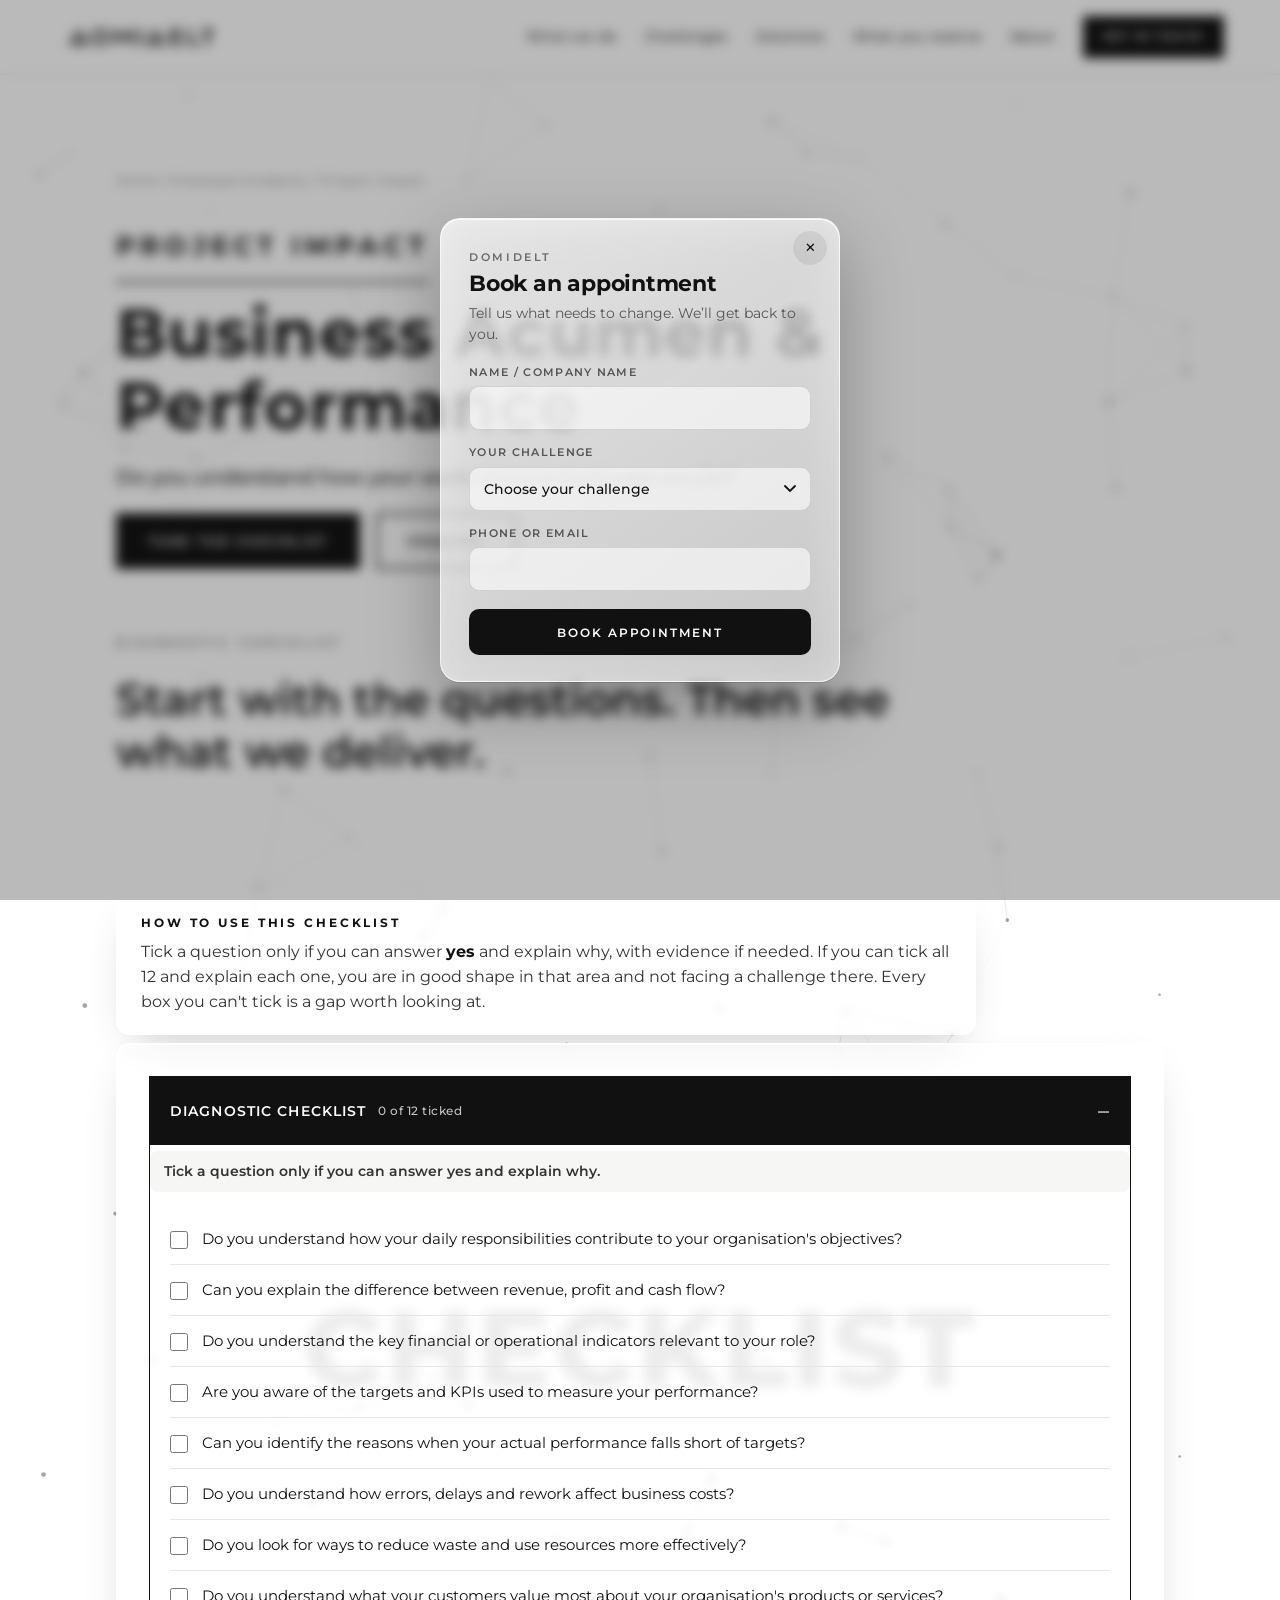
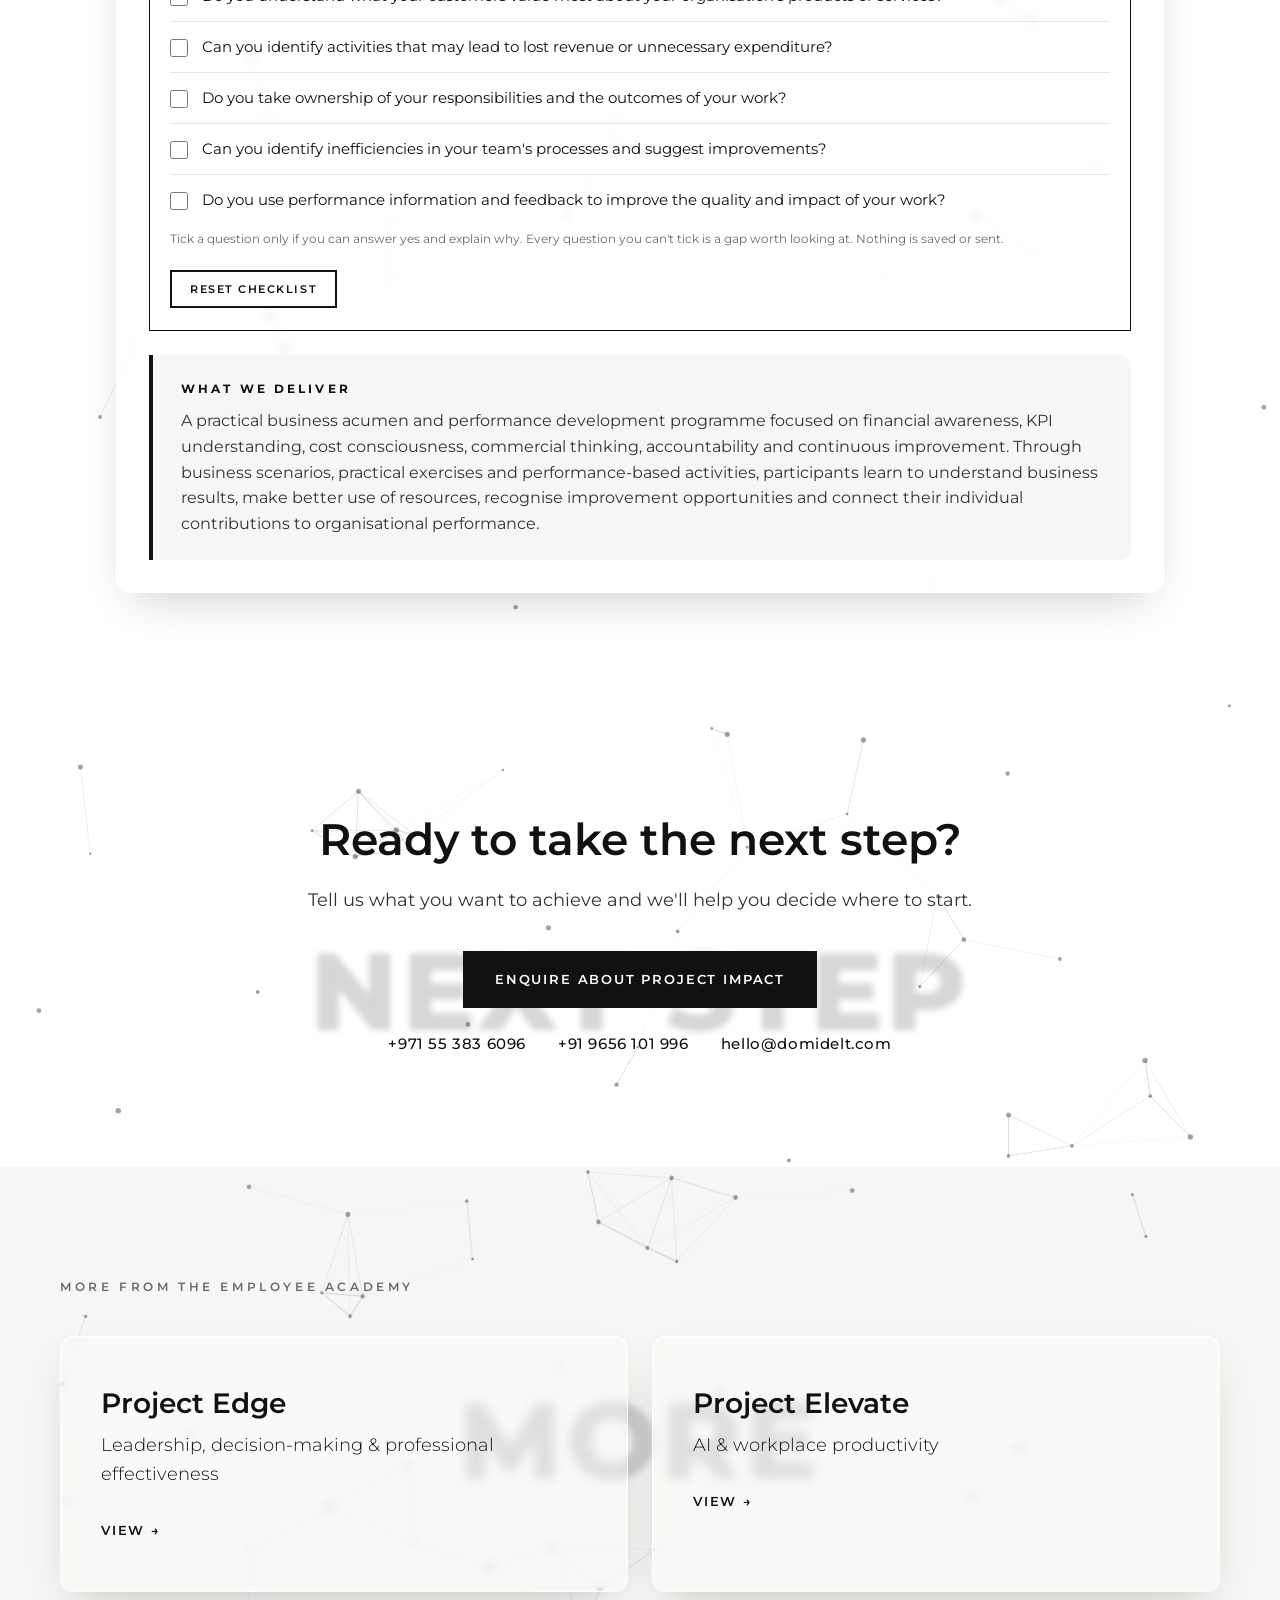
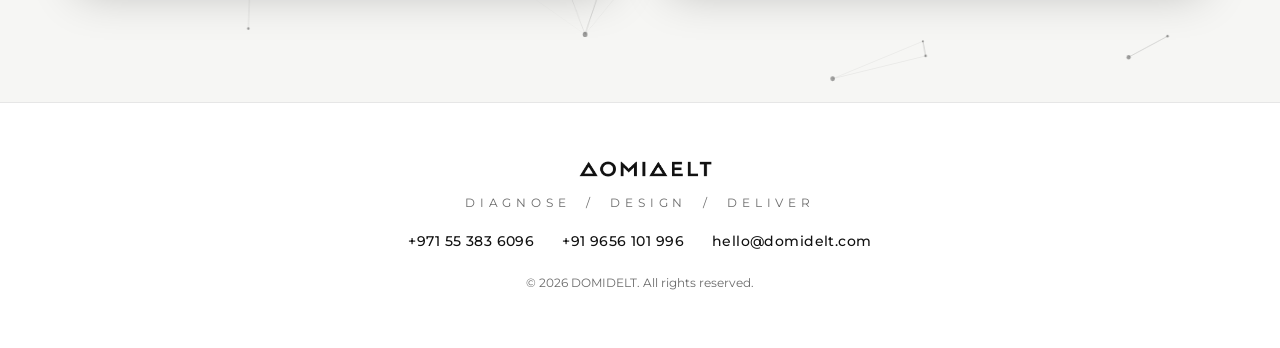
<file: project-impact/index.html>
<!doctype html>
<html lang="en">
<head>
  <meta charset="utf-8">
  <meta name="viewport" content="width=device-width, initial-scale=1">
  <meta name="color-scheme" content="light dark">
  <title>Project Impact | DOMIDELT</title>
  <meta name="description" content="Project Impact: Business Acumen &amp; Performance. Do you understand how your work impacts business results?">
  <link rel="icon" href="/favicon.ico" sizes="any">
  <link rel="icon" type="image/png" sizes="32x32" href="/assets/favicon-32.png">
  <link rel="icon" type="image/png" sizes="48x48" href="/assets/favicon-48.png">
  <link rel="icon" type="image/png" sizes="192x192" href="/assets/favicon-192.png">
  <link rel="apple-touch-icon" href="/assets/favicon-180.png">
  <link rel="preconnect" href="https://fonts.googleapis.com">
  <link rel="preconnect" href="https://fonts.gstatic.com" crossorigin>
  <link href="https://fonts.googleapis.com/css2?family=Montserrat:wght@300;400;500;600;700&display=swap" rel="stylesheet">
  <link rel="stylesheet" href="../styles.css?v=6">
</head>
<body>

<header class="nav">
  <a class="brand" href="../" aria-label="DOMIDELT home">
    <picture><source media="(prefers-color-scheme: dark)" srcset="../assets/logo-wordmark-white.png"><img src="../assets/logo-wordmark.png" alt="DOMIDELT" class="brand-logo"></picture>
  </a>
  <nav>
    <a href="../#approach">What we do</a>
    <a href="../#challenges">Challenges</a>
    <a href="../#solutions">Solutions</a>
    <a href="../#receive">What you receive</a>
    <a href="../#about">About</a>
    <a href="mailto:hello@domidelt.com?subject=Enquiry%3A%20Project%20Impact" class="btn btn-small">Get in touch</a>
  </nav>
</header>

<main>
  <section class="page-hero net-host">
    <p class="crumbs"><a href="../">Home</a> / <a href="../#employee">Employee Academy</a> / Project Impact</p>
    <p class="project-name">Project Impact</p>
    <h1 class="page-title">Business Acumen &amp; Performance</h1>
    <p class="tagline-page">Do you understand how your work impacts business results?</p>
    <div class="cta-row left">
      <a class="btn" href="#checklist">Take the checklist</a>
      <a class="btn btn-outline" href="mailto:hello@domidelt.com?subject=Enquiry%3A%20Project%20Impact">Enquire</a>
    </div>
  </section>

  <section id="checklist" class="section tight" data-bg="Checklist">
    <p class="eyebrow">Diagnostic checklist</p>
    <h2>Start with the questions. Then see what we deliver.</h2>
    <p class="lead left">Work through the 12 questions honestly. The gaps show you where to focus.</p>
    <div class="howto"><strong>How to use this checklist</strong><p>Tick a question only if you can answer <b>yes</b> and explain why, with evidence if needed. If you can tick all 12 and explain each one, you are in good shape in that area and not facing a challenge there. Every box you can't tick is a gap worth looking at.</p></div>
    <article class="topic single" id="diagnostic">
      <details class="checklist" open>
        <summary>Diagnostic checklist <span class="count" data-total="12">0 of 12 ticked</span></summary>
        <ul><li><label><input type="checkbox"><span>Do you understand how your daily responsibilities contribute to your organisation's objectives?</span></label></li><li><label><input type="checkbox"><span>Can you explain the difference between revenue, profit and cash flow?</span></label></li><li><label><input type="checkbox"><span>Do you understand the key financial or operational indicators relevant to your role?</span></label></li><li><label><input type="checkbox"><span>Are you aware of the targets and KPIs used to measure your performance?</span></label></li><li><label><input type="checkbox"><span>Can you identify the reasons when your actual performance falls short of targets?</span></label></li><li><label><input type="checkbox"><span>Do you understand how errors, delays and rework affect business costs?</span></label></li><li><label><input type="checkbox"><span>Do you look for ways to reduce waste and use resources more effectively?</span></label></li><li><label><input type="checkbox"><span>Do you understand what your customers value most about your organisation's products or services?</span></label></li><li><label><input type="checkbox"><span>Can you identify activities that may lead to lost revenue or unnecessary expenditure?</span></label></li><li><label><input type="checkbox"><span>Do you take ownership of your responsibilities and the outcomes of your work?</span></label></li><li><label><input type="checkbox"><span>Can you identify inefficiencies in your team's processes and suggest improvements?</span></label></li><li><label><input type="checkbox"><span>Do you use performance information and feedback to improve the quality and impact of your work?</span></label></li></ul>
        <p class="hint">Tick a question only if you can answer yes and explain why. Every question you can't tick is a gap worth looking at. Nothing is saved or sent.</p>
        <p class="reset-row"><button type="button" class="btn btn-small btn-outline" id="reset">Reset checklist</button></p>
      </details>
      <div class="deliver">
        <h4>What we deliver</h4>
        <p>A practical business acumen and performance development programme focused on financial awareness, KPI understanding, cost consciousness, commercial thinking, accountability and continuous improvement. Through business scenarios, practical exercises and performance-based activities, participants learn to understand business results, make better use of resources, recognise improvement opportunities and connect their individual contributions to organisational performance.</p>
      </div>
    </article>
  </section>

  
<section class="section center" data-bg="Next step">
    <h2>Ready to take the next step?</h2>
    <p class="lead">Tell us what you want to achieve and we'll help you decide where to start.</p>
    <a class="btn" href="mailto:hello@domidelt.com?subject=Enquiry%3A%20Project%20Impact">Enquire about Project Impact</a>
    <p class="contact-lines">
      <span class="cl"><a href="tel:+971553836096">+971 55 383 6096</a></span>
      <span class="cl"><a href="tel:+919656101996">+91 9656 101 996</a></span>
      <a href="mailto:hello@domidelt.com">hello@domidelt.com</a>
    </p>
  </section>

  <section class="section alt" data-bg="More">
    <p class="eyebrow">More from the Employee Academy</p>
    <div class="grid two"><a class="split light" href="../project-edge/"><h3>Project Edge</h3><p>Leadership, decision-making &amp; professional effectiveness</p><span class="arrow">View →</span></a><a class="split light" href="../project-elevate/"><h3>Project Elevate</h3><p>AI &amp; workplace productivity</p><span class="arrow">View →</span></a></div>
  </section>
</main>

<footer>
  <div class="foot-brand"><picture><source media="(prefers-color-scheme: dark)" srcset="../assets/logo-wordmark-white.png"><img src="../assets/logo-wordmark.png" alt="DOMIDELT" class="foot-logo"></picture></div>
  <p class="micro">DIAGNOSE&nbsp;&nbsp;/&nbsp;&nbsp;DESIGN&nbsp;&nbsp;/&nbsp;&nbsp;DELIVER</p>
  <p class="foot-contact">
      <span class="cl"><a href="tel:+971553836096">+971 55 383 6096</a></span>
      <span class="cl"><a href="tel:+919656101996">+91 9656 101 996</a></span>
      <a href="mailto:hello@domidelt.com">hello@domidelt.com</a>
    </p>
  <p class="copy">&copy; <span id="y"></span> DOMIDELT. All rights reserved.</p>
</footer>

<script>
document.getElementById('y').textContent = new Date().getFullYear();
var d = document.querySelector('details.checklist'), c = d.querySelector('.count');
function upd(){ c.textContent = d.querySelectorAll('input:checked').length + ' of ' + c.dataset.total + ' ticked'; }
d.addEventListener('change', upd);
document.getElementById('reset').onclick = function(){ d.querySelectorAll('input').forEach(function(i){ i.checked = false; }); upd(); };
</script>

<script src="../site.js?v=6" defer></script>
<script src="../booking.js?v=6" defer></script>
</body>
</html>
</file>
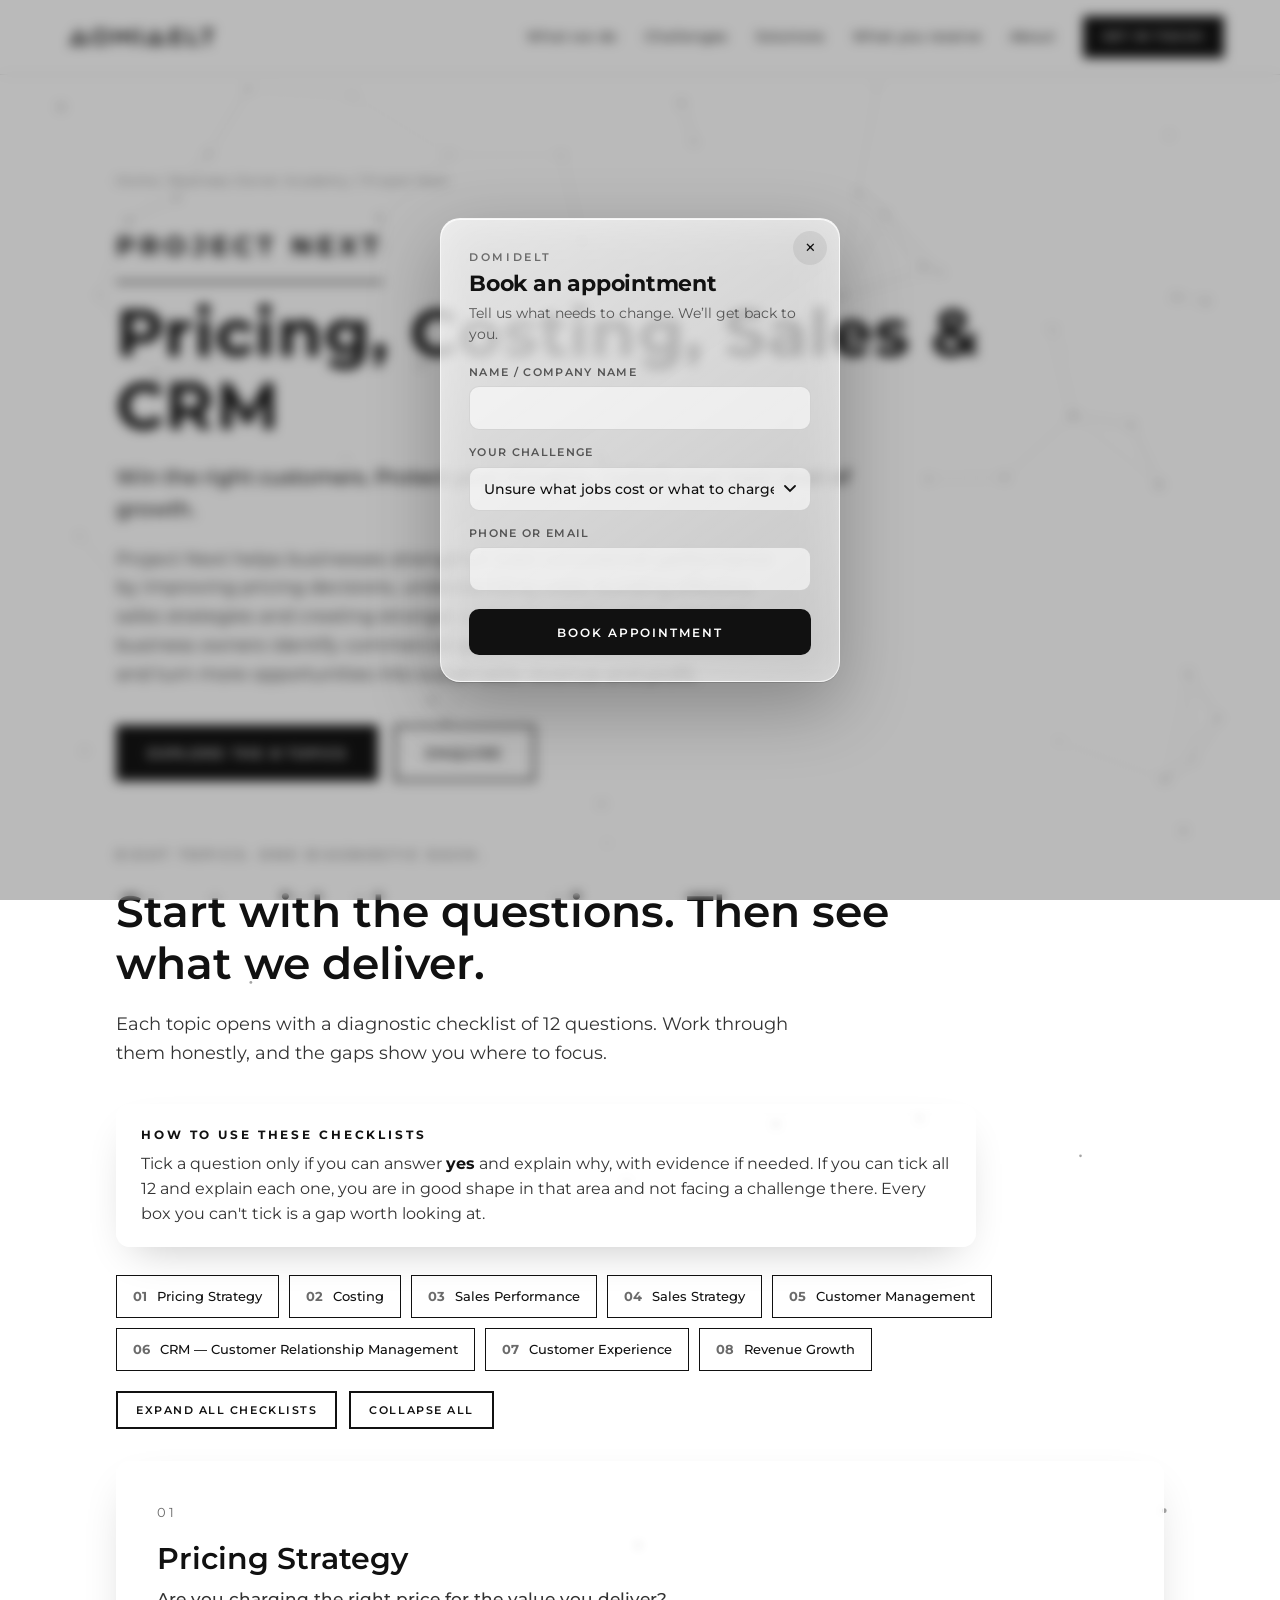
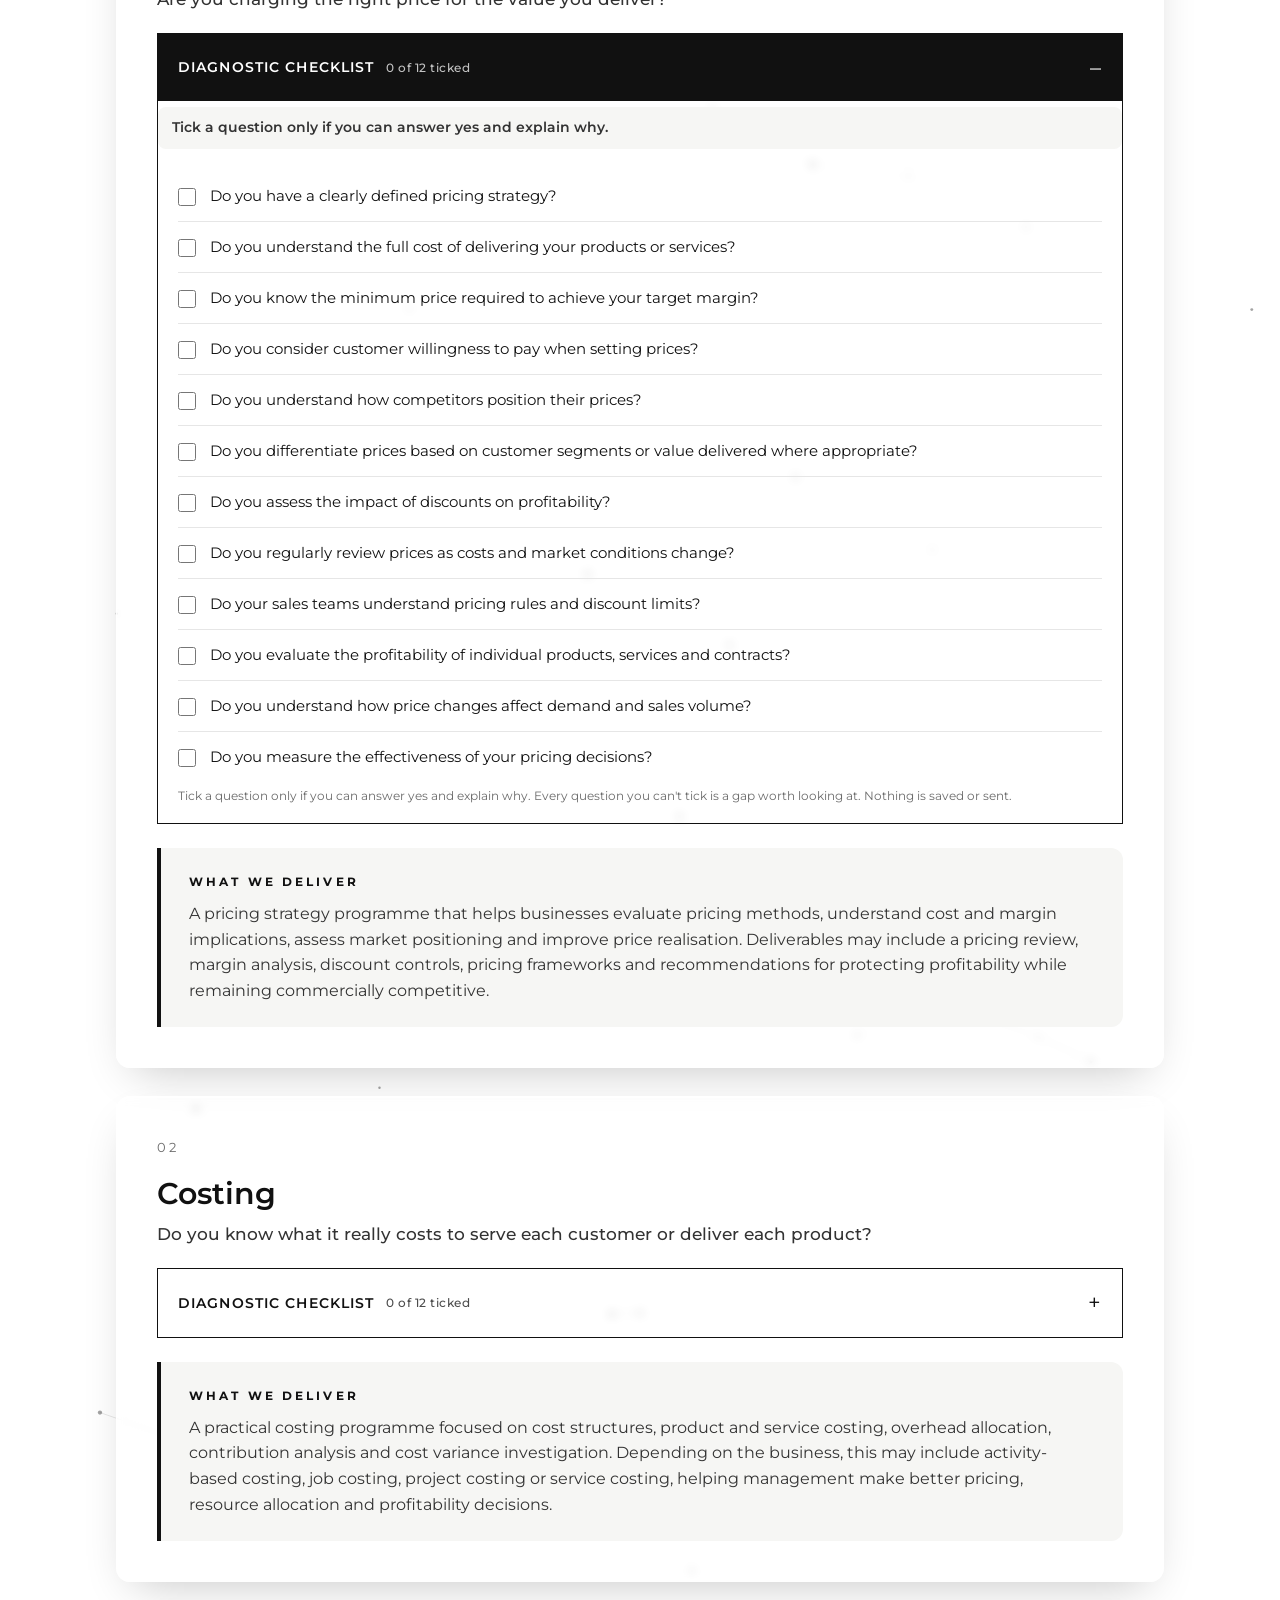
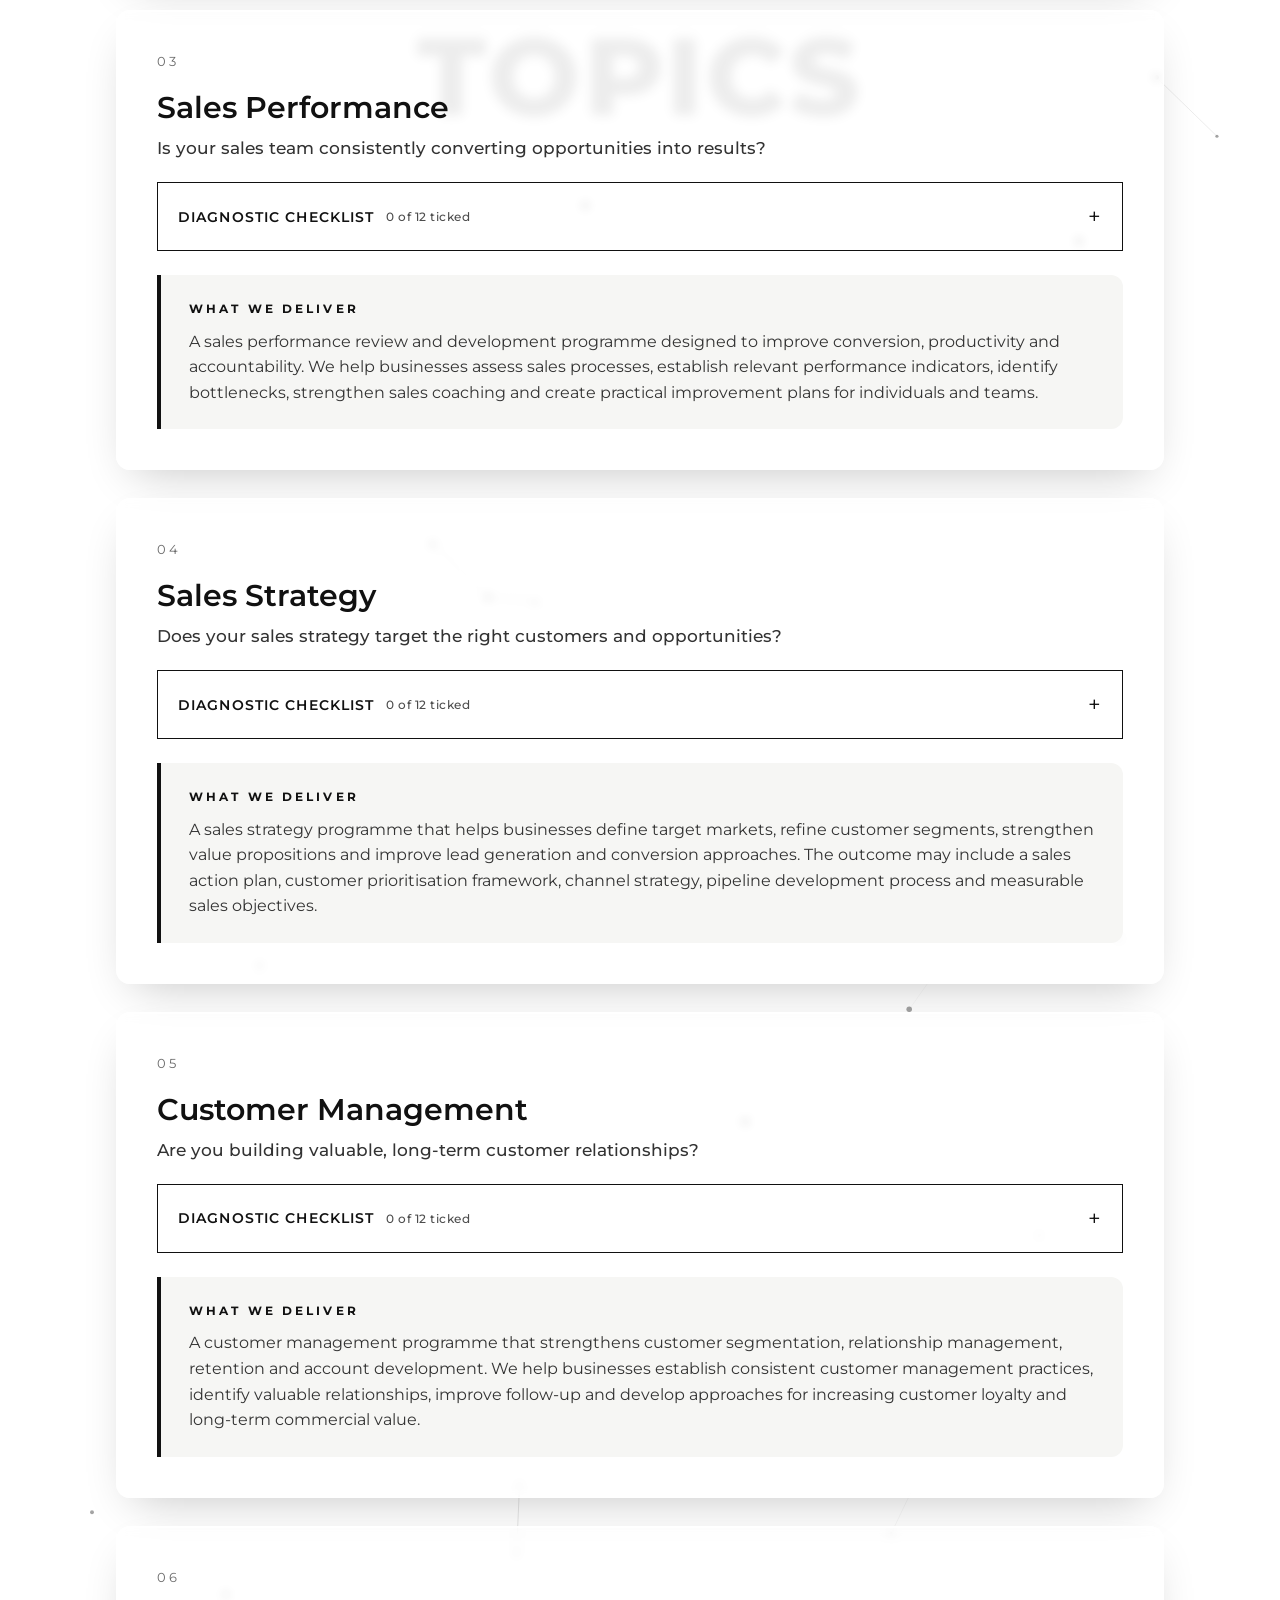
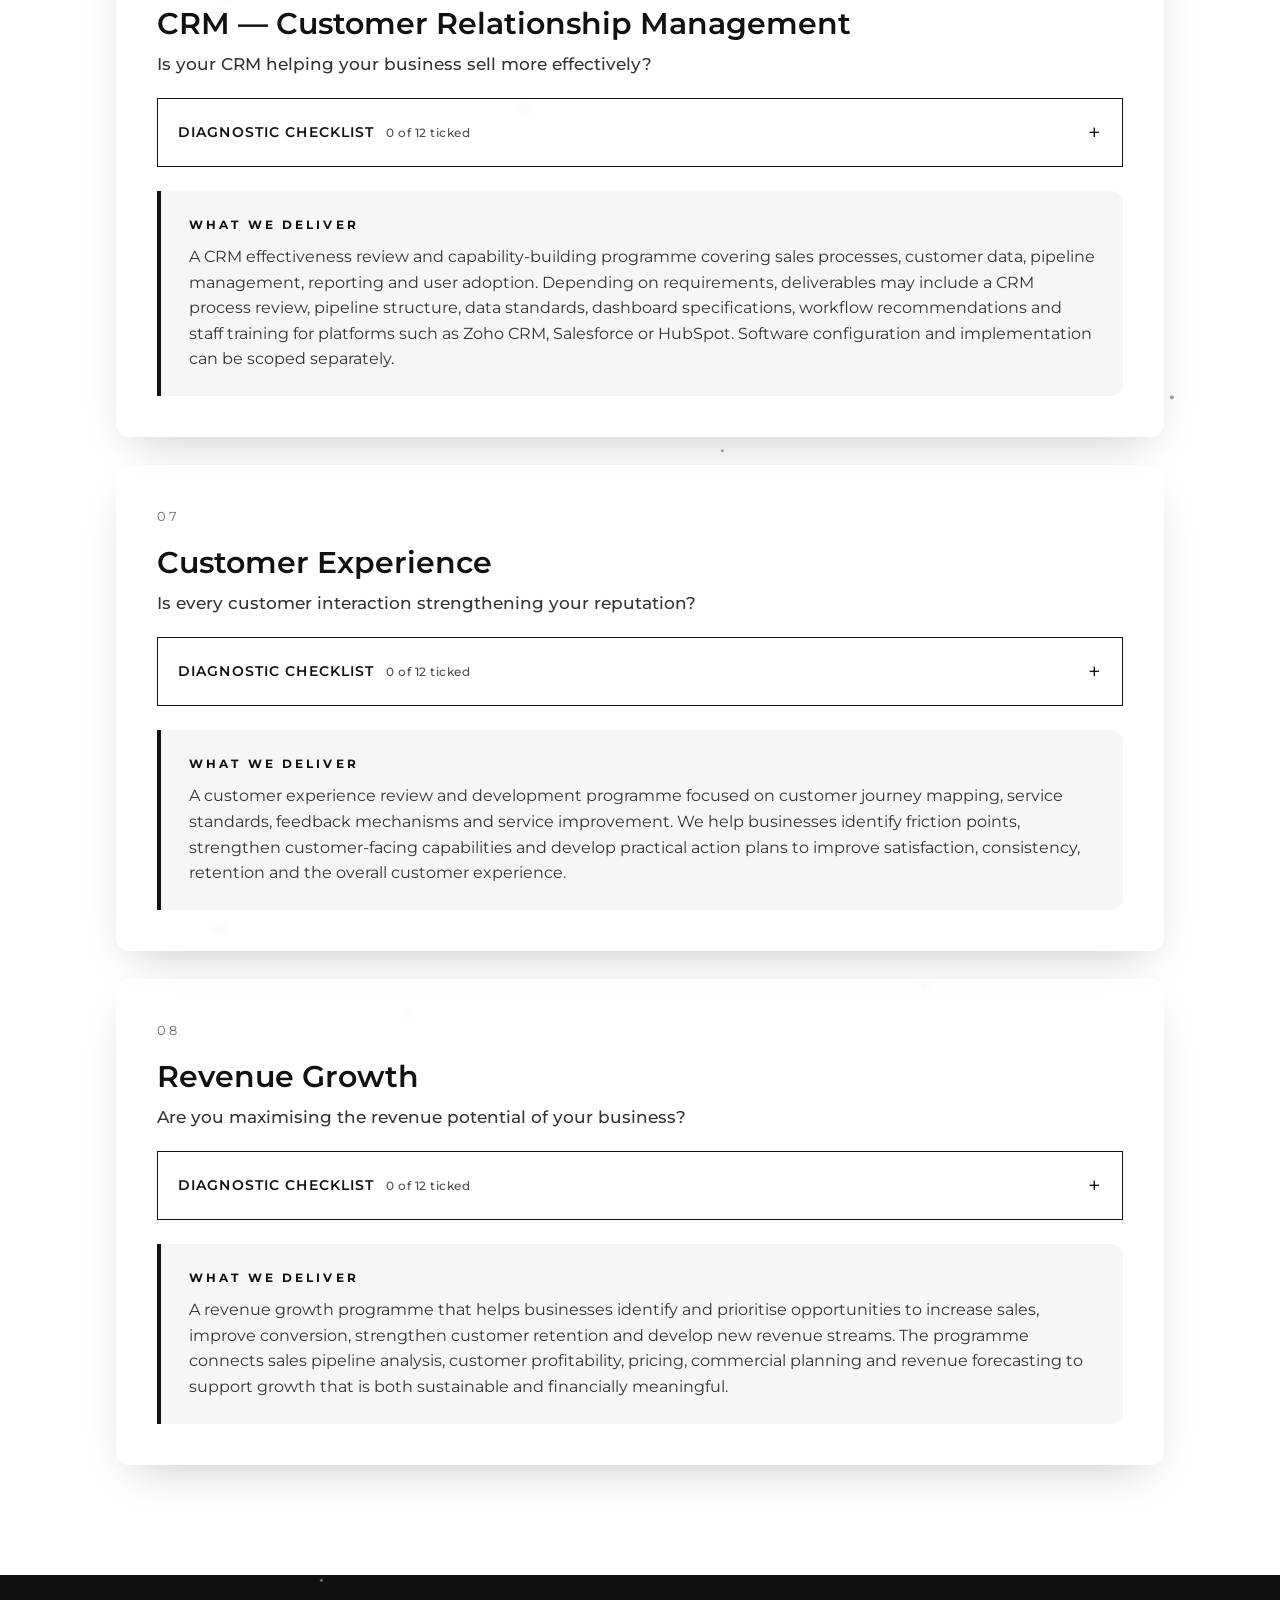
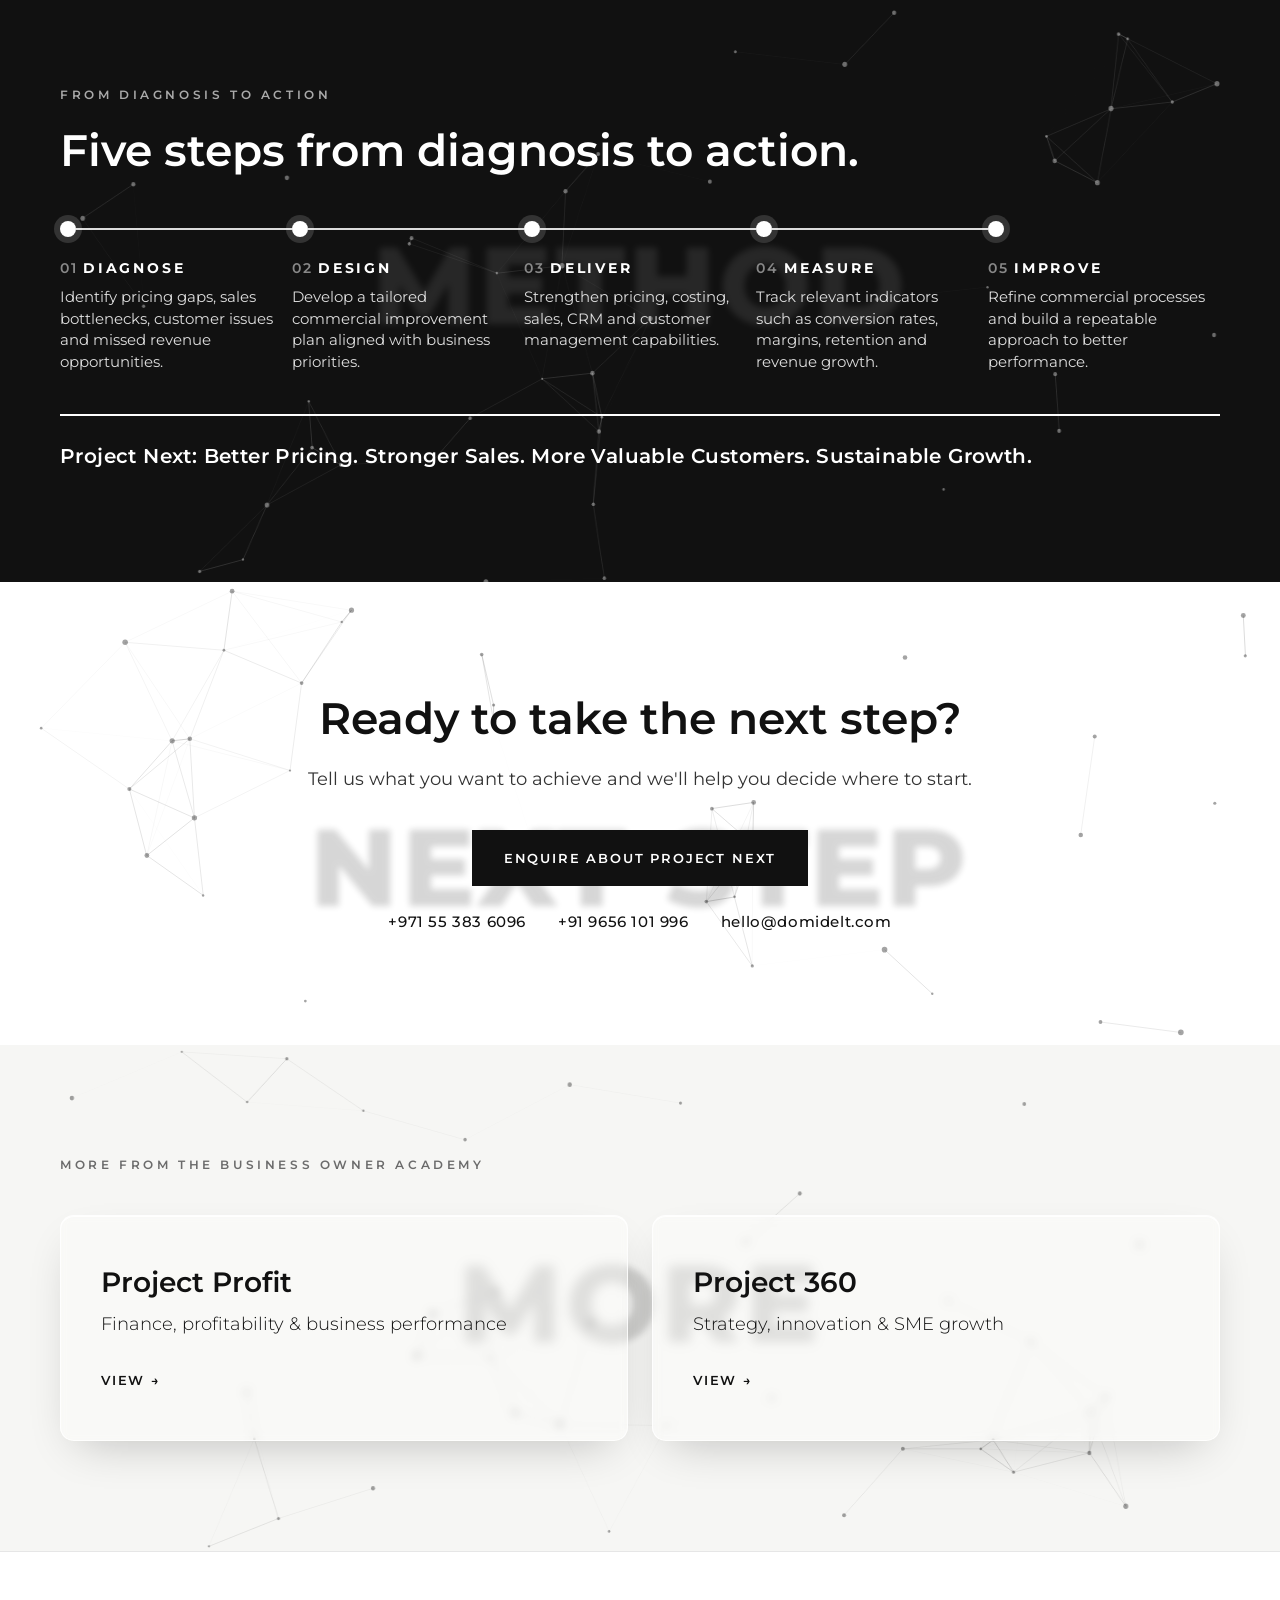
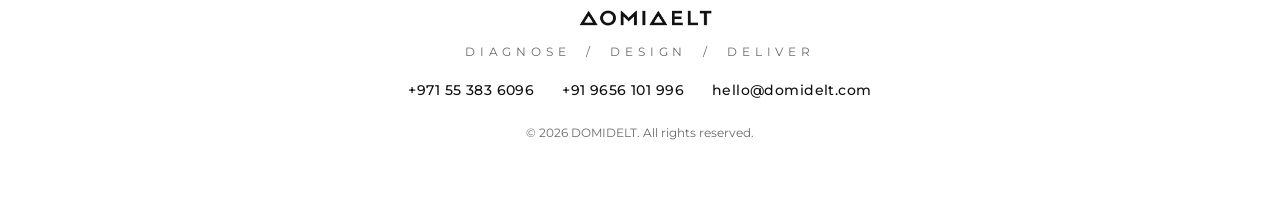
<file: project-next/index.html>
<!doctype html>
<html lang="en">
<head>
  <meta charset="utf-8">
  <meta name="viewport" content="width=device-width, initial-scale=1">
  <meta name="color-scheme" content="light dark">
  <title>Project Next | DOMIDELT</title>
  <meta name="description" content="Project Next: Pricing, Costing, Sales &amp; CRM. Win the right customers. Protect your margins. Unlock your next level of growth.">
  <link rel="icon" href="/favicon.ico" sizes="any">
  <link rel="icon" type="image/png" sizes="32x32" href="/assets/favicon-32.png">
  <link rel="icon" type="image/png" sizes="48x48" href="/assets/favicon-48.png">
  <link rel="icon" type="image/png" sizes="192x192" href="/assets/favicon-192.png">
  <link rel="apple-touch-icon" href="/assets/favicon-180.png">
  <link rel="preconnect" href="https://fonts.googleapis.com">
  <link rel="preconnect" href="https://fonts.gstatic.com" crossorigin>
  <link href="https://fonts.googleapis.com/css2?family=Montserrat:wght@300;400;500;600;700&display=swap" rel="stylesheet">
  <link rel="stylesheet" href="../styles.css?v=6">
</head>
<body>

<header class="nav">
  <a class="brand" href="../" aria-label="DOMIDELT home">
    <picture><source media="(prefers-color-scheme: dark)" srcset="../assets/logo-wordmark-white.png"><img src="../assets/logo-wordmark.png" alt="DOMIDELT" class="brand-logo"></picture>
  </a>
  <nav>
    <a href="../#approach">What we do</a>
    <a href="../#challenges">Challenges</a>
    <a href="../#solutions">Solutions</a>
    <a href="../#receive">What you receive</a>
    <a href="../#about">About</a>
    <a href="mailto:hello@domidelt.com?subject=Enquiry%3A%20Project%20Next" class="btn btn-small">Get in touch</a>
  </nav>
</header>

<main>
  <section class="page-hero net-host">
    <p class="crumbs"><a href="../">Home</a> / <a href="../#business-owner">Business Owner Academy</a> / Project Next</p>
    <p class="project-name">Project Next</p>
    <h1 class="page-title">Pricing, Costing, Sales &amp; CRM</h1>
    <p class="tagline-page">Win the right customers. Protect your margins. Unlock your next level of growth.</p>
    <p class="lead left">Project Next helps businesses strengthen their commercial performance by improving pricing decisions, understanding costs, building effective sales strategies and creating stronger customer relationships. We help business owners identify commercial gaps, improve sales effectiveness and turn more opportunities into sustainable revenue and profit.</p>
    <div class="cta-row left">
      <a class="btn" href="#topics">Explore the 8 topics</a>
      <a class="btn btn-outline" href="mailto:hello@domidelt.com?subject=Enquiry%3A%20Project%20Next">Enquire</a>
    </div>
  </section>

  <section id="topics" class="section tight" data-bg="Topics">
    <p class="eyebrow">Eight topics. One diagnostic each.</p>
    <h2>Start with the questions. Then see what we deliver.</h2>
    <p class="lead left">Each topic opens with a diagnostic checklist of 12 questions. Work through them honestly, and the gaps show you where to focus.</p>
    <div class="howto"><strong>How to use these checklists</strong><p>Tick a question only if you can answer <b>yes</b> and explain why, with evidence if needed. If you can tick all 12 and explain each one, you are in good shape in that area and not facing a challenge there. Every box you can't tick is a gap worth looking at.</p></div>
    <nav class="chips-nav" aria-label="Topics"><a href="#pricing-strategy"><b>01</b> Pricing Strategy</a><a href="#costing"><b>02</b> Costing</a><a href="#sales-performance"><b>03</b> Sales Performance</a><a href="#sales-strategy"><b>04</b> Sales Strategy</a><a href="#customer-management"><b>05</b> Customer Management</a><a href="#crm-customer-relationship-management"><b>06</b> CRM — Customer Relationship Management</a><a href="#customer-experience"><b>07</b> Customer Experience</a><a href="#revenue-growth"><b>08</b> Revenue Growth</a></nav>
    <div class="toolbar">
      <button type="button" class="btn btn-small btn-outline" id="expand">Expand all checklists</button>
      <button type="button" class="btn btn-small btn-outline" id="collapse">Collapse all</button>
    </div>
    <div class="topics">
    <article class="topic" id="pricing-strategy">
      <header>
        <span class="num">01</span>
        <h3>Pricing Strategy</h3>
        <p class="diag">Are you charging the right price for the value you deliver?</p>
      </header>
      <details class="checklist" open>
        <summary>Diagnostic checklist <span class="count" data-total="12">0 of 12 ticked</span></summary>
        <ul><li><label><input type="checkbox"><span>Do you have a clearly defined pricing strategy?</span></label></li><li><label><input type="checkbox"><span>Do you understand the full cost of delivering your products or services?</span></label></li><li><label><input type="checkbox"><span>Do you know the minimum price required to achieve your target margin?</span></label></li><li><label><input type="checkbox"><span>Do you consider customer willingness to pay when setting prices?</span></label></li><li><label><input type="checkbox"><span>Do you understand how competitors position their prices?</span></label></li><li><label><input type="checkbox"><span>Do you differentiate prices based on customer segments or value delivered where appropriate?</span></label></li><li><label><input type="checkbox"><span>Do you assess the impact of discounts on profitability?</span></label></li><li><label><input type="checkbox"><span>Do you regularly review prices as costs and market conditions change?</span></label></li><li><label><input type="checkbox"><span>Do your sales teams understand pricing rules and discount limits?</span></label></li><li><label><input type="checkbox"><span>Do you evaluate the profitability of individual products, services and contracts?</span></label></li><li><label><input type="checkbox"><span>Do you understand how price changes affect demand and sales volume?</span></label></li><li><label><input type="checkbox"><span>Do you measure the effectiveness of your pricing decisions?</span></label></li></ul>
        <p class="hint">Tick a question only if you can answer yes and explain why. Every question you can't tick is a gap worth looking at. Nothing is saved or sent.</p>
      </details>
      <div class="deliver">
        <h4>What we deliver</h4>
        <p>A pricing strategy programme that helps businesses evaluate pricing methods, understand cost and margin implications, assess market positioning and improve price realisation. Deliverables may include a pricing review, margin analysis, discount controls, pricing frameworks and recommendations for protecting profitability while remaining commercially competitive.</p>
      </div>
    </article>
    <article class="topic" id="costing">
      <header>
        <span class="num">02</span>
        <h3>Costing</h3>
        <p class="diag">Do you know what it really costs to serve each customer or deliver each product?</p>
      </header>
      <details class="checklist">
        <summary>Diagnostic checklist <span class="count" data-total="12">0 of 12 ticked</span></summary>
        <ul><li><label><input type="checkbox"><span>Do you understand the direct and indirect costs of your products or services?</span></label></li><li><label><input type="checkbox"><span>Do you have a consistent method for calculating total costs?</span></label></li><li><label><input type="checkbox"><span>Are overheads allocated using appropriate cost drivers?</span></label></li><li><label><input type="checkbox"><span>Do you understand the difference between fixed, variable and semi-variable costs?</span></label></li><li><label><input type="checkbox"><span>Do you know the contribution margin of your products or services?</span></label></li><li><label><input type="checkbox"><span>Can you calculate the cost of delivering an individual project or contract?</span></label></li><li><label><input type="checkbox"><span>Do you identify cost differences between customers, products or business units?</span></label></li><li><label><input type="checkbox"><span>Do you monitor material, labour and operating costs where relevant?</span></label></li><li><label><input type="checkbox"><span>Do you compare actual costs with estimated or budgeted costs?</span></label></li><li><label><input type="checkbox"><span>Do you investigate unexpected cost variances?</span></label></li><li><label><input type="checkbox"><span>Do you identify waste, rework and other sources of cost leakage?</span></label></li><li><label><input type="checkbox"><span>Do you use reliable cost information when setting prices and accepting contracts?</span></label></li></ul>
        <p class="hint">Tick a question only if you can answer yes and explain why. Every question you can't tick is a gap worth looking at. Nothing is saved or sent.</p>
      </details>
      <div class="deliver">
        <h4>What we deliver</h4>
        <p>A practical costing programme focused on cost structures, product and service costing, overhead allocation, contribution analysis and cost variance investigation. Depending on the business, this may include activity-based costing, job costing, project costing or service costing, helping management make better pricing, resource allocation and profitability decisions.</p>
      </div>
    </article>
    <article class="topic" id="sales-performance">
      <header>
        <span class="num">03</span>
        <h3>Sales Performance</h3>
        <p class="diag">Is your sales team consistently converting opportunities into results?</p>
      </header>
      <details class="checklist">
        <summary>Diagnostic checklist <span class="count" data-total="12">0 of 12 ticked</span></summary>
        <ul><li><label><input type="checkbox"><span>Do you have clear sales targets for individuals and teams?</span></label></li><li><label><input type="checkbox"><span>Are sales targets linked to realistic business objectives?</span></label></li><li><label><input type="checkbox"><span>Do you track leads, conversion rates and sales cycle length?</span></label></li><li><label><input type="checkbox"><span>Do you know which stages of your sales process lose the most opportunities?</span></label></li><li><label><input type="checkbox"><span>Do salespeople consistently follow a defined sales process?</span></label></li><li><label><input type="checkbox"><span>Do you monitor revenue and gross margin, rather than sales volume alone?</span></label></li><li><label><input type="checkbox"><span>Do you measure individual sales productivity?</span></label></li><li><label><input type="checkbox"><span>Do you regularly review sales pipeline quality and deal progress?</span></label></li><li><label><input type="checkbox"><span>Do you understand why potential customers reject your offers?</span></label></li><li><label><input type="checkbox"><span>Do you have a structured sales coaching and performance review process?</span></label></li><li><label><input type="checkbox"><span>Are sales incentives aligned with profitable, sustainable results?</span></label></li><li><label><input type="checkbox"><span>Do you use sales data to identify improvement opportunities?</span></label></li></ul>
        <p class="hint">Tick a question only if you can answer yes and explain why. Every question you can't tick is a gap worth looking at. Nothing is saved or sent.</p>
      </details>
      <div class="deliver">
        <h4>What we deliver</h4>
        <p>A sales performance review and development programme designed to improve conversion, productivity and accountability. We help businesses assess sales processes, establish relevant performance indicators, identify bottlenecks, strengthen sales coaching and create practical improvement plans for individuals and teams.</p>
      </div>
    </article>
    <article class="topic" id="sales-strategy">
      <header>
        <span class="num">04</span>
        <h3>Sales Strategy</h3>
        <p class="diag">Does your sales strategy target the right customers and opportunities?</p>
      </header>
      <details class="checklist">
        <summary>Diagnostic checklist <span class="count" data-total="12">0 of 12 ticked</span></summary>
        <ul><li><label><input type="checkbox"><span>Have you clearly defined your ideal customer profiles?</span></label></li><li><label><input type="checkbox"><span>Do you segment customers based on value, needs or buying potential?</span></label></li><li><label><input type="checkbox"><span>Do you have a structured customer acquisition strategy?</span></label></li><li><label><input type="checkbox"><span>Do you know which channels generate your most valuable leads?</span></label></li><li><label><input type="checkbox"><span>Do you have a clear value proposition for each target segment?</span></label></li><li><label><input type="checkbox"><span>Is your sales approach aligned with your overall business strategy?</span></label></li><li><label><input type="checkbox"><span>Do you have a repeatable process for lead generation and qualification?</span></label></li><li><label><input type="checkbox"><span>Do you use a consistent approach to prospecting and follow-up?</span></label></li><li><label><input type="checkbox"><span>Do you understand your competitive positioning?</span></label></li><li><label><input type="checkbox"><span>Do you prepare realistic sales forecasts based on pipeline evidence?</span></label></li><li><label><input type="checkbox"><span>Do you allocate sales resources to the most promising opportunities?</span></label></li><li><label><input type="checkbox"><span>Do you regularly review and adapt your sales strategy based on results?</span></label></li></ul>
        <p class="hint">Tick a question only if you can answer yes and explain why. Every question you can't tick is a gap worth looking at. Nothing is saved or sent.</p>
      </details>
      <div class="deliver">
        <h4>What we deliver</h4>
        <p>A sales strategy programme that helps businesses define target markets, refine customer segments, strengthen value propositions and improve lead generation and conversion approaches. The outcome may include a sales action plan, customer prioritisation framework, channel strategy, pipeline development process and measurable sales objectives.</p>
      </div>
    </article>
    <article class="topic" id="customer-management">
      <header>
        <span class="num">05</span>
        <h3>Customer Management</h3>
        <p class="diag">Are you building valuable, long-term customer relationships?</p>
      </header>
      <details class="checklist">
        <summary>Diagnostic checklist <span class="count" data-total="12">0 of 12 ticked</span></summary>
        <ul><li><label><input type="checkbox"><span>Do you maintain accurate and accessible customer records?</span></label></li><li><label><input type="checkbox"><span>Do you understand the needs and preferences of your key customers?</span></label></li><li><label><input type="checkbox"><span>Do you segment customers based on value and business potential?</span></label></li><li><label><input type="checkbox"><span>Do you know which customers generate the highest contribution?</span></label></li><li><label><input type="checkbox"><span>Do you have a structured process for managing key accounts?</span></label></li><li><label><input type="checkbox"><span>Do you track customer retention and repeat purchase rates?</span></label></li><li><label><input type="checkbox"><span>Do you identify customers at risk of leaving?</span></label></li><li><label><input type="checkbox"><span>Do you follow up consistently after sales and service interactions?</span></label></li><li><label><input type="checkbox"><span>Do you have a process for handling customer complaints and escalations?</span></label></li><li><label><input type="checkbox"><span>Do you identify opportunities to cross-sell and upsell relevant products or services?</span></label></li><li><label><input type="checkbox"><span>Do you measure customer lifetime value where appropriate?</span></label></li><li><label><input type="checkbox"><span>Do you use customer insights to improve commercial decisions?</span></label></li></ul>
        <p class="hint">Tick a question only if you can answer yes and explain why. Every question you can't tick is a gap worth looking at. Nothing is saved or sent.</p>
      </details>
      <div class="deliver">
        <h4>What we deliver</h4>
        <p>A customer management programme that strengthens customer segmentation, relationship management, retention and account development. We help businesses establish consistent customer management practices, identify valuable relationships, improve follow-up and develop approaches for increasing customer loyalty and long-term commercial value.</p>
      </div>
    </article>
    <article class="topic" id="crm-customer-relationship-management">
      <header>
        <span class="num">06</span>
        <h3>CRM — Customer Relationship Management</h3>
        <p class="diag">Is your CRM helping your business sell more effectively?</p>
      </header>
      <details class="checklist">
        <summary>Diagnostic checklist <span class="count" data-total="12">0 of 12 ticked</span></summary>
        <ul><li><label><input type="checkbox"><span>Do you have a central system for recording leads and customer information?</span></label></li><li><label><input type="checkbox"><span>Are customer records accurate, complete and regularly updated?</span></label></li><li><label><input type="checkbox"><span>Can you track every lead from initial contact to final outcome?</span></label></li><li><label><input type="checkbox"><span>Are sales stages clearly defined within your CRM?</span></label></li><li><label><input type="checkbox"><span>Do salespeople consistently record calls, meetings and follow-up activities?</span></label></li><li><label><input type="checkbox"><span>Can managers view the current sales pipeline in real time?</span></label></li><li><label><input type="checkbox"><span>Do you have clear rules for lead allocation and ownership?</span></label></li><li><label><input type="checkbox"><span>Are reminders and follow-up activities managed systematically?</span></label></li><li><label><input type="checkbox"><span>Can you identify stalled opportunities and overdue actions?</span></label></li><li><label><input type="checkbox"><span>Do you generate reliable sales forecasts and performance reports?</span></label></li><li><label><input type="checkbox"><span>Do you use CRM data to identify conversion and retention trends?</span></label></li><li><label><input type="checkbox"><span>Is your CRM configured around your actual sales process rather than simply used as a contact database?</span></label></li></ul>
        <p class="hint">Tick a question only if you can answer yes and explain why. Every question you can't tick is a gap worth looking at. Nothing is saved or sent.</p>
      </details>
      <div class="deliver">
        <h4>What we deliver</h4>
        <p>A CRM effectiveness review and capability-building programme covering sales processes, customer data, pipeline management, reporting and user adoption. Depending on requirements, deliverables may include a CRM process review, pipeline structure, data standards, dashboard specifications, workflow recommendations and staff training for platforms such as Zoho CRM, Salesforce or HubSpot. Software configuration and implementation can be scoped separately.</p>
      </div>
    </article>
    <article class="topic" id="customer-experience">
      <header>
        <span class="num">07</span>
        <h3>Customer Experience</h3>
        <p class="diag">Is every customer interaction strengthening your reputation?</p>
      </header>
      <details class="checklist">
        <summary>Diagnostic checklist <span class="count" data-total="12">0 of 12 ticked</span></summary>
        <ul><li><label><input type="checkbox"><span>Do you understand what customers expect at each stage of their journey?</span></label></li><li><label><input type="checkbox"><span>Have you mapped the main customer touchpoints?</span></label></li><li><label><input type="checkbox"><span>Is the customer experience consistent across channels and employees?</span></label></li><li><label><input type="checkbox"><span>Can customers easily access information and support?</span></label></li><li><label><input type="checkbox"><span>Do you measure customer satisfaction and feedback?</span></label></li><li><label><input type="checkbox"><span>Do you monitor complaints, recurring issues and service failures?</span></label></li><li><label><input type="checkbox"><span>Do employees understand the service standards expected of them?</span></label></li><li><label><input type="checkbox"><span>Are customer problems resolved within clear timeframes?</span></label></li><li><label><input type="checkbox"><span>Do you identify the causes of repeated customer dissatisfaction?</span></label></li><li><label><input type="checkbox"><span>Is the handover between sales and service teams effective?</span></label></li><li><label><input type="checkbox"><span>Do you measure customer retention and loyalty?</span></label></li><li><label><input type="checkbox"><span>Do you use customer feedback to improve processes and service delivery?</span></label></li></ul>
        <p class="hint">Tick a question only if you can answer yes and explain why. Every question you can't tick is a gap worth looking at. Nothing is saved or sent.</p>
      </details>
      <div class="deliver">
        <h4>What we deliver</h4>
        <p>A customer experience review and development programme focused on customer journey mapping, service standards, feedback mechanisms and service improvement. We help businesses identify friction points, strengthen customer-facing capabilities and develop practical action plans to improve satisfaction, consistency, retention and the overall customer experience.</p>
      </div>
    </article>
    <article class="topic" id="revenue-growth">
      <header>
        <span class="num">08</span>
        <h3>Revenue Growth</h3>
        <p class="diag">Are you maximising the revenue potential of your business?</p>
      </header>
      <details class="checklist">
        <summary>Diagnostic checklist <span class="count" data-total="12">0 of 12 ticked</span></summary>
        <ul><li><label><input type="checkbox"><span>Do you have clear revenue growth targets?</span></label></li><li><label><input type="checkbox"><span>Do you understand the main drivers of your revenue?</span></label></li><li><label><input type="checkbox"><span>Do you track revenue by product, service, customer and sales channel?</span></label></li><li><label><input type="checkbox"><span>Do you identify opportunities to increase sales to existing customers?</span></label></li><li><label><input type="checkbox"><span>Do you have a systematic process for acquiring new customers?</span></label></li><li><label><input type="checkbox"><span>Do you monitor lead conversion and sales pipeline performance?</span></label></li><li><label><input type="checkbox"><span>Do you evaluate the profitability of revenue growth opportunities?</span></label></li><li><label><input type="checkbox"><span>Do you identify lost sales and revenue leakage?</span></label></li><li><label><input type="checkbox"><span>Do you assess opportunities for cross-selling and upselling?</span></label></li><li><label><input type="checkbox"><span>Do you forecast revenue using reliable assumptions?</span></label></li><li><label><input type="checkbox"><span>Do you evaluate the commercial potential of new products, services or markets?</span></label></li><li><label><input type="checkbox"><span>Do you measure whether revenue growth is translating into stronger margins and cash flow?</span></label></li></ul>
        <p class="hint">Tick a question only if you can answer yes and explain why. Every question you can't tick is a gap worth looking at. Nothing is saved or sent.</p>
      </details>
      <div class="deliver">
        <h4>What we deliver</h4>
        <p>A revenue growth programme that helps businesses identify and prioritise opportunities to increase sales, improve conversion, strengthen customer retention and develop new revenue streams. The programme connects sales pipeline analysis, customer profitability, pricing, commercial planning and revenue forecasting to support growth that is both sustainable and financially meaningful.</p>
      </div>
    </article>
    </div>
  </section>

  <section class="section dark" data-bg="Method">
    <p class="eyebrow">From Diagnosis to Action</p>
    <h2>Five steps from diagnosis to action.</h2>
    <ol class="flow"><li><strong>DIAGNOSE</strong><span>Identify pricing gaps, sales bottlenecks, customer issues and missed revenue opportunities.</span></li><li><strong>DESIGN</strong><span>Develop a tailored commercial improvement plan aligned with business priorities.</span></li><li><strong>DELIVER</strong><span>Strengthen pricing, costing, sales, CRM and customer management capabilities.</span></li><li><strong>MEASURE</strong><span>Track relevant indicators such as conversion rates, margins, retention and revenue growth.</span></li><li><strong>IMPROVE</strong><span>Refine commercial processes and build a repeatable approach to better performance.</span></li></ol>
    <p class="closing">Project Next: Better Pricing. Stronger Sales. More Valuable Customers. Sustainable Growth.</p>
  </section>

  <section class="section center" data-bg="Next step">
    <h2>Ready to take the next step?</h2>
    <p class="lead">Tell us what you want to achieve and we'll help you decide where to start.</p>
    <a class="btn" href="mailto:hello@domidelt.com?subject=Enquiry%3A%20Project%20Next">Enquire about Project Next</a>
    <p class="contact-lines">
      <span class="cl"><a href="tel:+971553836096">+971 55 383 6096</a></span>
      <span class="cl"><a href="tel:+919656101996">+91 9656 101 996</a></span>
      <a href="mailto:hello@domidelt.com">hello@domidelt.com</a>
    </p>
  </section>

  <section class="section alt" data-bg="More">
    <p class="eyebrow">More from the Business Owner Academy</p>
    <div class="grid two"><a class="split light" href="../project-profit/"><h3>Project Profit</h3><p>Finance, profitability &amp; business performance</p><span class="arrow">View →</span></a><a class="split light" href="../project-360/"><h3>Project 360</h3><p>Strategy, innovation &amp; SME growth</p><span class="arrow">View →</span></a></div>
  </section>
</main>

<footer>
  <div class="foot-brand"><picture><source media="(prefers-color-scheme: dark)" srcset="../assets/logo-wordmark-white.png"><img src="../assets/logo-wordmark.png" alt="DOMIDELT" class="foot-logo"></picture></div>
  <p class="micro">DIAGNOSE&nbsp;&nbsp;/&nbsp;&nbsp;DESIGN&nbsp;&nbsp;/&nbsp;&nbsp;DELIVER</p>
  <p class="foot-contact">
      <span class="cl"><a href="tel:+971553836096">+971 55 383 6096</a></span>
      <span class="cl"><a href="tel:+919656101996">+91 9656 101 996</a></span>
      <a href="mailto:hello@domidelt.com">hello@domidelt.com</a>
    </p>
  <p class="copy">&copy; <span id="y"></span> DOMIDELT. All rights reserved.</p>
</footer>

<script>
document.getElementById('y').textContent = new Date().getFullYear();
var all = document.querySelectorAll('details.checklist');
document.getElementById('expand').onclick = function(){ all.forEach(function(d){d.open=true}); };
document.getElementById('collapse').onclick = function(){ all.forEach(function(d){d.open=false}); };
all.forEach(function(d){
  var c = d.querySelector('.count'), t = +c.dataset.total;
  d.addEventListener('change', function(){
    c.textContent = d.querySelectorAll('input:checked').length + ' of ' + t + ' ticked';
  });
});
// open the checklist named in the URL (e.g. #cash-flow)
try { if (location.hash) { var h = document.querySelector(location.hash + ' details'); if (h) h.open = true; } } catch (e) {}
// open a checklist when its chip is clicked
document.querySelectorAll('.chips-nav a').forEach(function(a){
  a.addEventListener('click', function(){
    var d = document.querySelector(a.getAttribute('href') + ' details'); if (d) d.open = true;
  });
});
</script>
<script src="../site.js?v=6" defer></script>
<script src="../booking.js?v=6" defer></script>
</body>
</html>
</file>
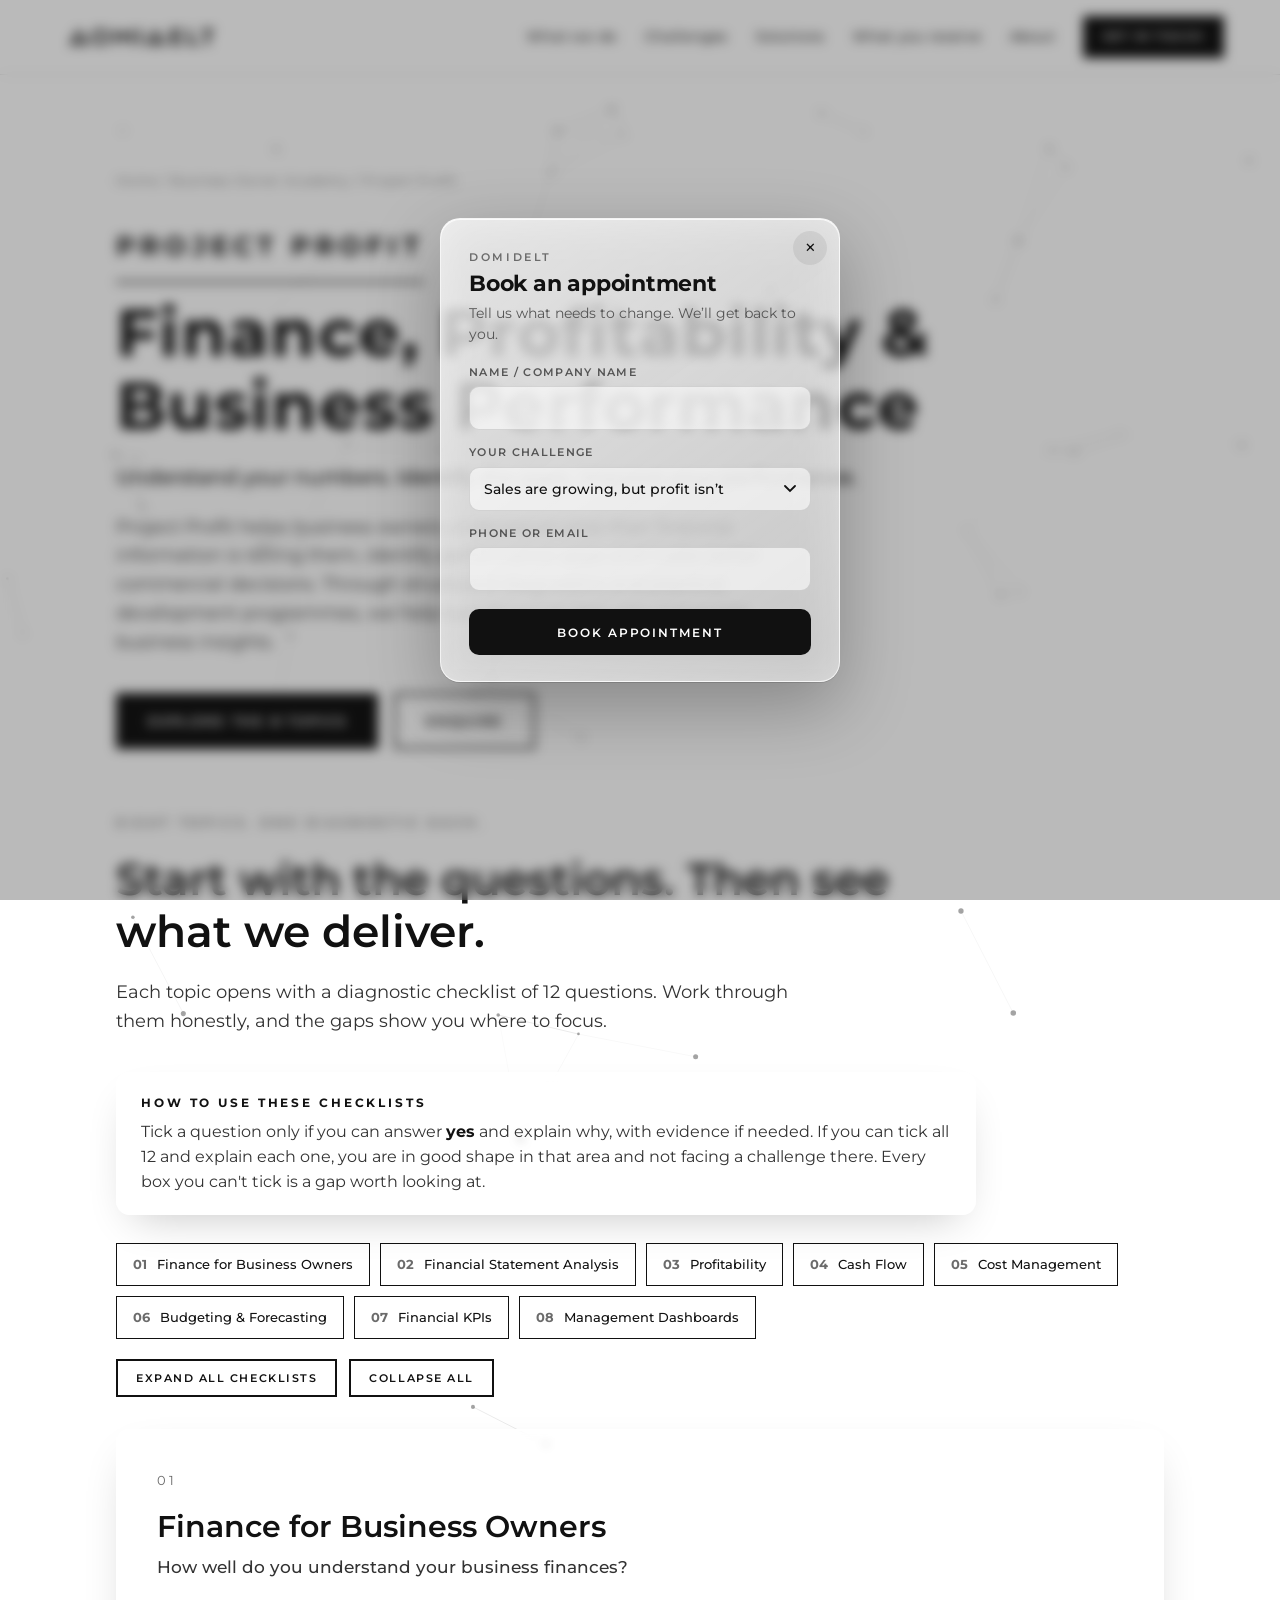
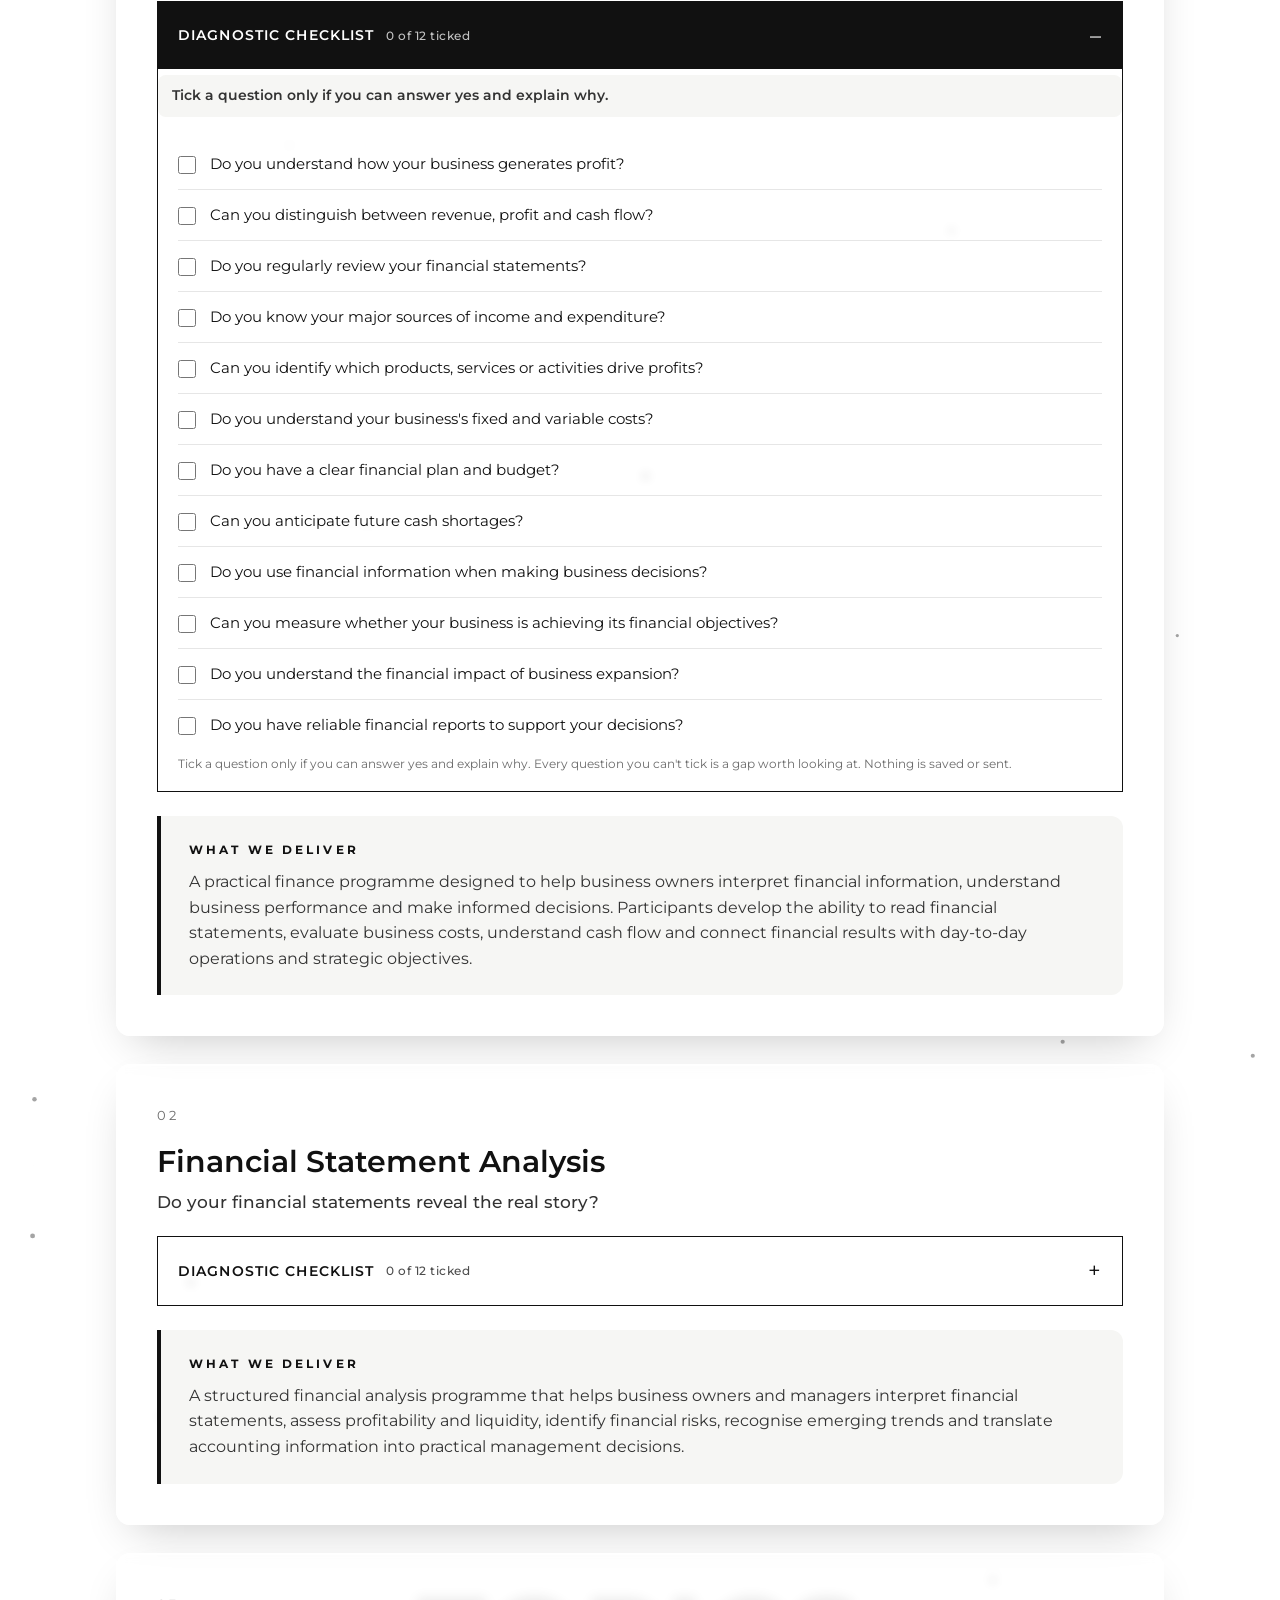
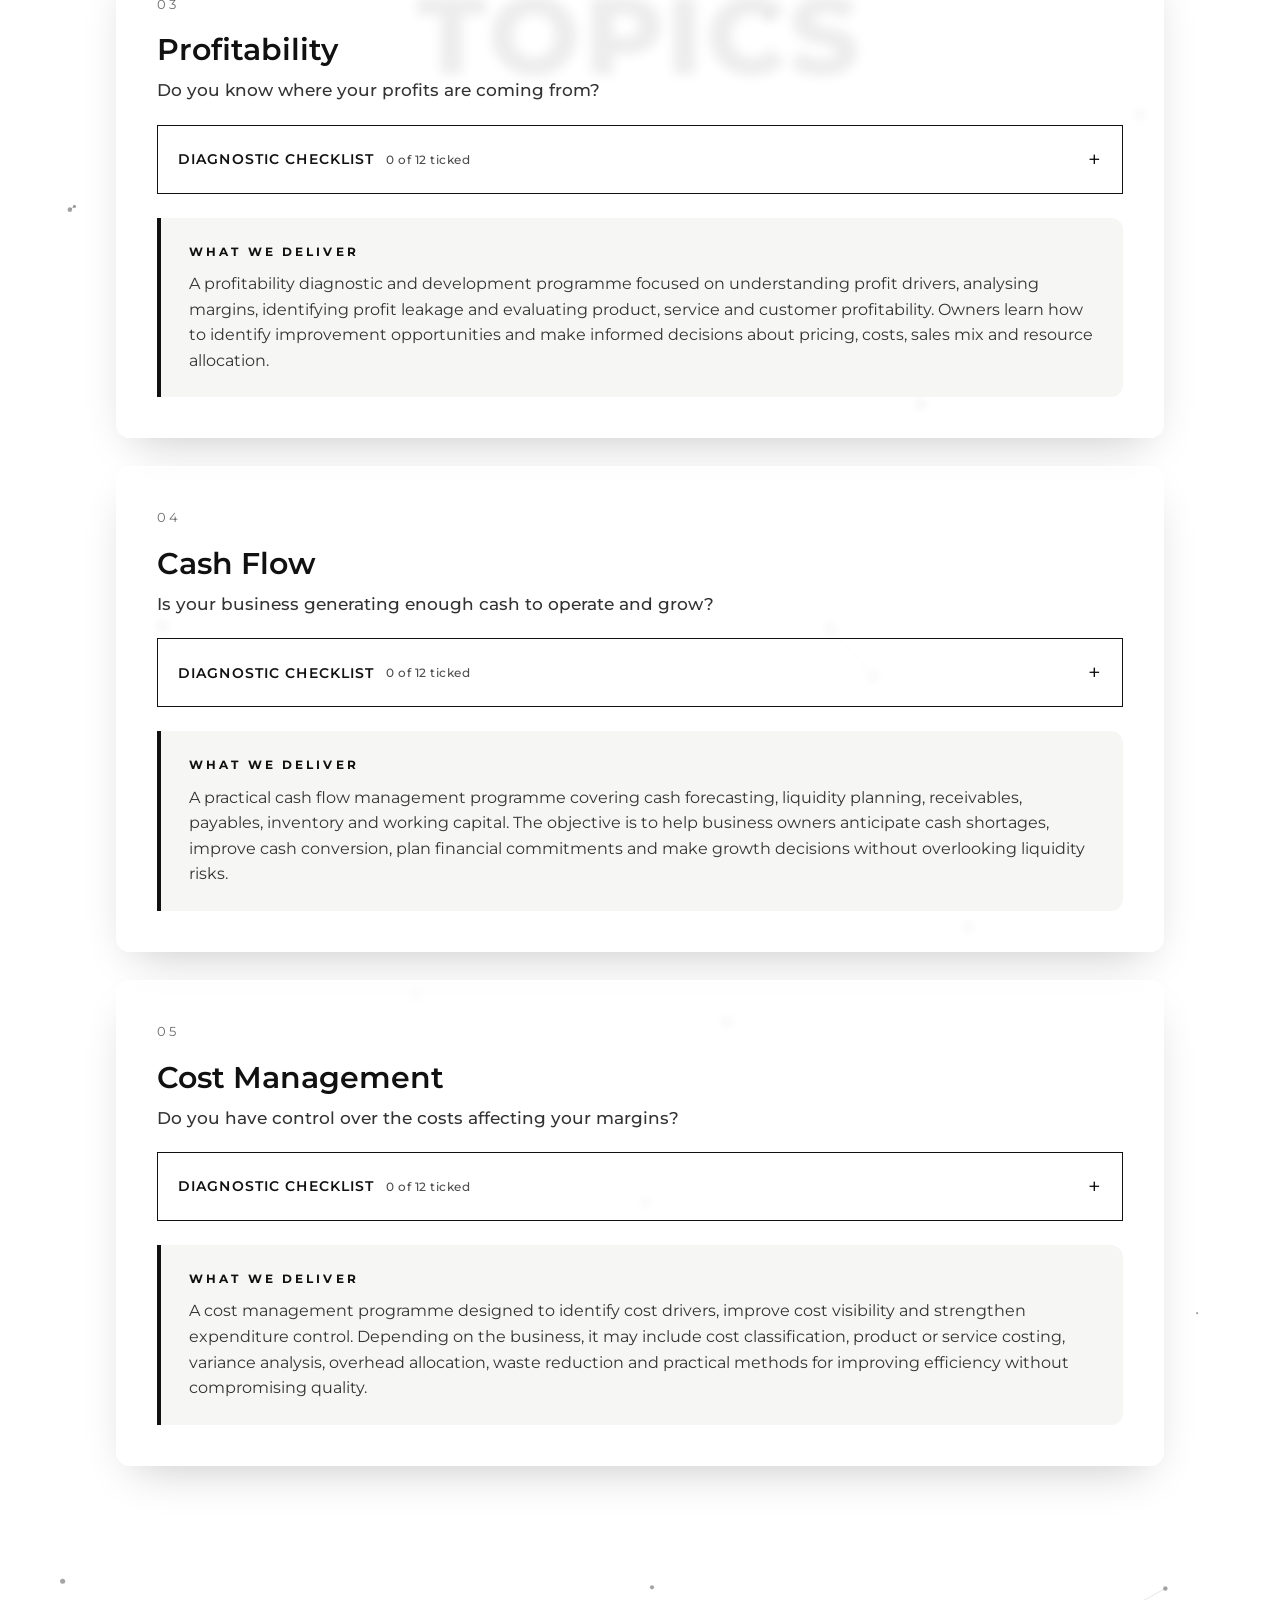
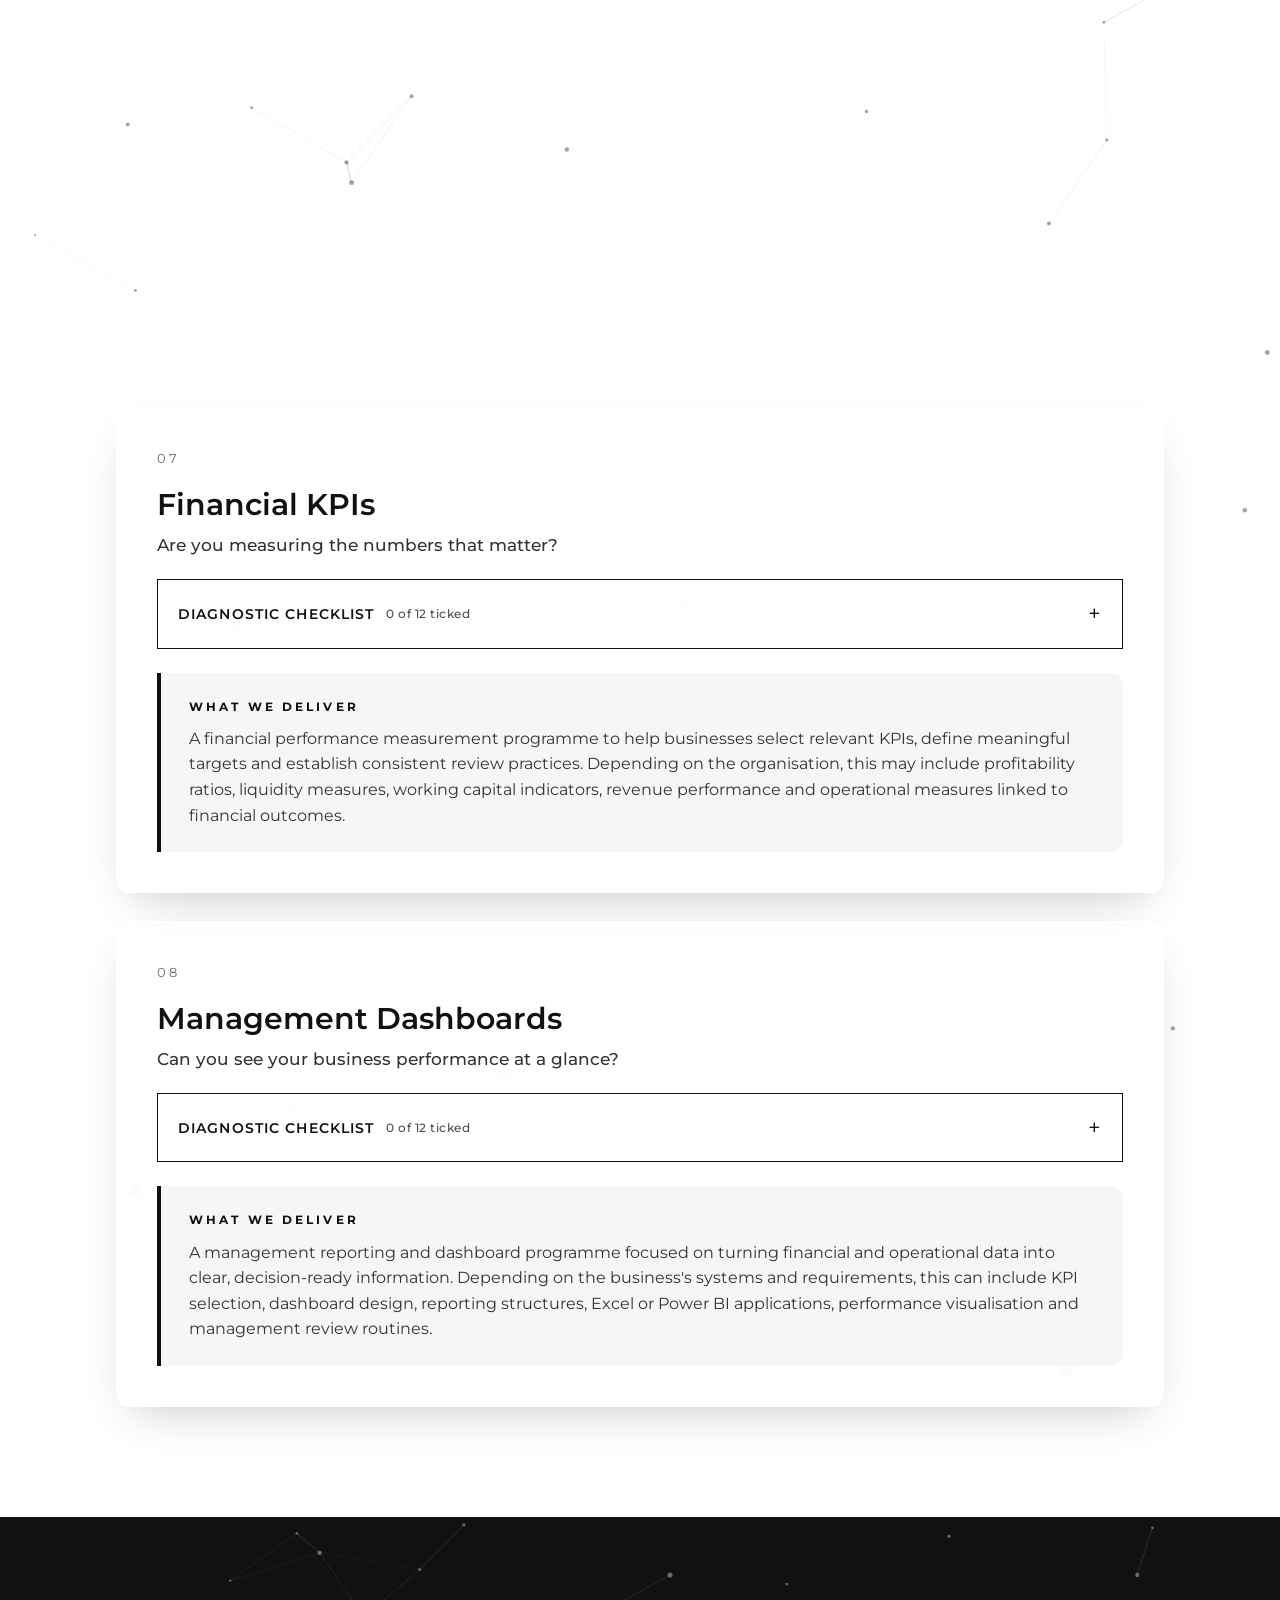
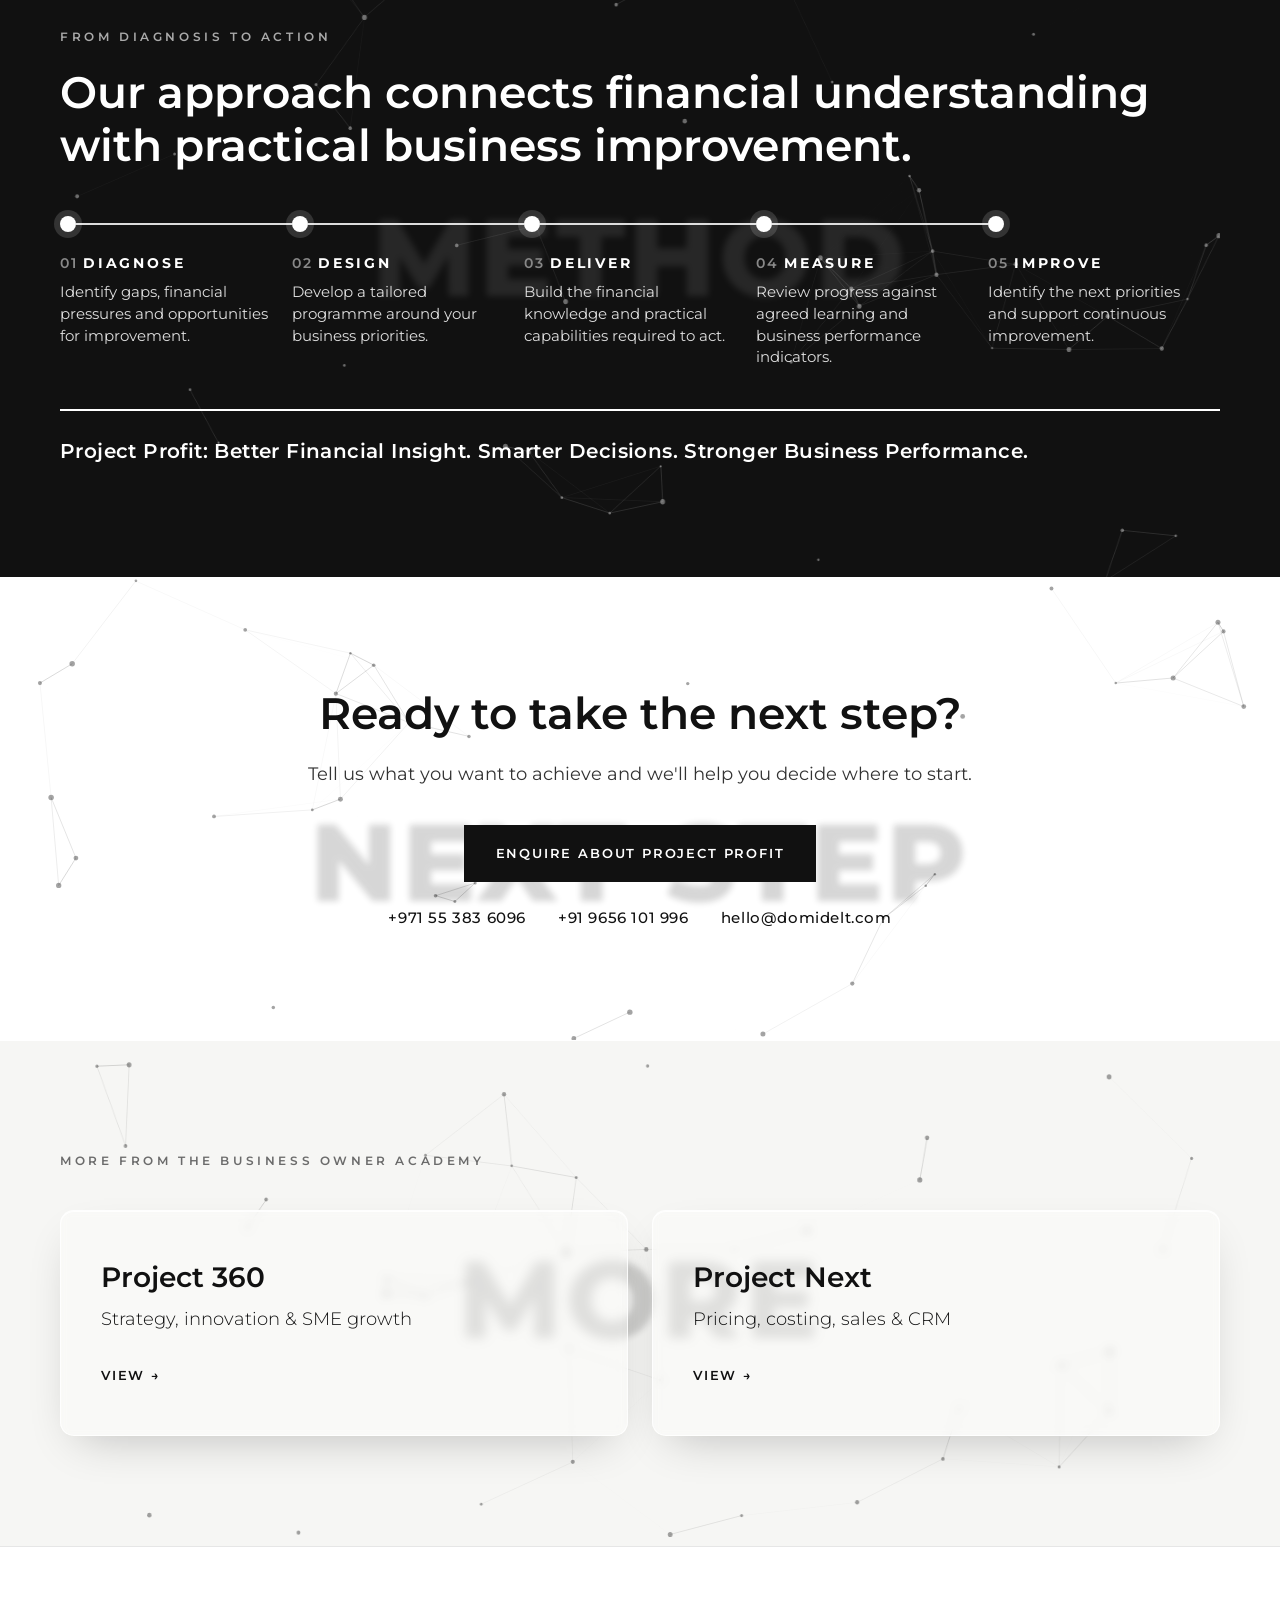
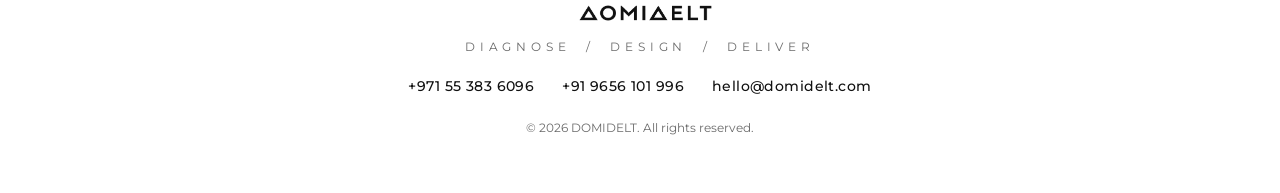
<file: project-profit/index.html>
<!doctype html>
<html lang="en">
<head>
  <meta charset="utf-8">
  <meta name="viewport" content="width=device-width, initial-scale=1">
  <meta name="color-scheme" content="light dark">
  <title>Project Profit | DOMIDELT</title>
  <meta name="description" content="Project Profit: Finance, Profitability &amp; Business Performance. Understand your numbers. Identify the gaps. Improve your performance.">
  <link rel="icon" href="/favicon.ico" sizes="any">
  <link rel="icon" type="image/png" sizes="32x32" href="/assets/favicon-32.png">
  <link rel="icon" type="image/png" sizes="48x48" href="/assets/favicon-48.png">
  <link rel="icon" type="image/png" sizes="192x192" href="/assets/favicon-192.png">
  <link rel="apple-touch-icon" href="/assets/favicon-180.png">
  <link rel="preconnect" href="https://fonts.googleapis.com">
  <link rel="preconnect" href="https://fonts.gstatic.com" crossorigin>
  <link href="https://fonts.googleapis.com/css2?family=Montserrat:wght@300;400;500;600;700&display=swap" rel="stylesheet">
  <link rel="stylesheet" href="../styles.css?v=6">
</head>
<body>

<header class="nav">
  <a class="brand" href="../" aria-label="DOMIDELT home">
    <picture><source media="(prefers-color-scheme: dark)" srcset="../assets/logo-wordmark-white.png"><img src="../assets/logo-wordmark.png" alt="DOMIDELT" class="brand-logo"></picture>
  </a>
  <nav>
    <a href="../#approach">What we do</a>
    <a href="../#challenges">Challenges</a>
    <a href="../#solutions">Solutions</a>
    <a href="../#receive">What you receive</a>
    <a href="../#about">About</a>
    <a href="mailto:hello@domidelt.com?subject=Enquiry%3A%20Project%20Profit" class="btn btn-small">Get in touch</a>
  </nav>
</header>

<main>
  <section class="page-hero net-host">
    <p class="crumbs"><a href="../">Home</a> / <a href="../#business-owner">Business Owner Academy</a> / Project Profit</p>
    <p class="project-name">Project Profit</p>
    <h1 class="page-title">Finance, Profitability &amp; Business Performance</h1>
    <p class="tagline-page">Understand your numbers. Identify the gaps. Improve your performance.</p>
    <p class="lead left">Project Profit helps business owners understand what their financial information is telling them, identify performance gaps and make better commercial decisions. Through structured diagnostics and practical development programmes, we help turn financial data into actionable business insights.</p>
    <div class="cta-row left">
      <a class="btn" href="#topics">Explore the 8 topics</a>
      <a class="btn btn-outline" href="mailto:hello@domidelt.com?subject=Enquiry%3A%20Project%20Profit">Enquire</a>
    </div>
  </section>

  <section id="topics" class="section tight" data-bg="Topics">
    <p class="eyebrow">Eight topics. One diagnostic each.</p>
    <h2>Start with the questions. Then see what we deliver.</h2>
    <p class="lead left">Each topic opens with a diagnostic checklist of 12 questions. Work through them honestly, and the gaps show you where to focus.</p>
    <div class="howto"><strong>How to use these checklists</strong><p>Tick a question only if you can answer <b>yes</b> and explain why, with evidence if needed. If you can tick all 12 and explain each one, you are in good shape in that area and not facing a challenge there. Every box you can't tick is a gap worth looking at.</p></div>
    <nav class="chips-nav" aria-label="Topics"><a href="#finance-for-business-owners"><b>01</b> Finance for Business Owners</a><a href="#financial-statement-analysis"><b>02</b> Financial Statement Analysis</a><a href="#profitability"><b>03</b> Profitability</a><a href="#cash-flow"><b>04</b> Cash Flow</a><a href="#cost-management"><b>05</b> Cost Management</a><a href="#budgeting-forecasting"><b>06</b> Budgeting &amp; Forecasting</a><a href="#financial-kpis"><b>07</b> Financial KPIs</a><a href="#management-dashboards"><b>08</b> Management Dashboards</a></nav>
    <div class="toolbar">
      <button type="button" class="btn btn-small btn-outline" id="expand">Expand all checklists</button>
      <button type="button" class="btn btn-small btn-outline" id="collapse">Collapse all</button>
    </div>
    <div class="topics">
    <article class="topic" id="finance-for-business-owners">
      <header>
        <span class="num">01</span>
        <h3>Finance for Business Owners</h3>
        <p class="diag">How well do you understand your business finances?</p>
      </header>
      <details class="checklist" open>
        <summary>Diagnostic checklist <span class="count" data-total="12">0 of 12 ticked</span></summary>
        <ul><li><label><input type="checkbox"><span>Do you understand how your business generates profit?</span></label></li><li><label><input type="checkbox"><span>Can you distinguish between revenue, profit and cash flow?</span></label></li><li><label><input type="checkbox"><span>Do you regularly review your financial statements?</span></label></li><li><label><input type="checkbox"><span>Do you know your major sources of income and expenditure?</span></label></li><li><label><input type="checkbox"><span>Can you identify which products, services or activities drive profits?</span></label></li><li><label><input type="checkbox"><span>Do you understand your business's fixed and variable costs?</span></label></li><li><label><input type="checkbox"><span>Do you have a clear financial plan and budget?</span></label></li><li><label><input type="checkbox"><span>Can you anticipate future cash shortages?</span></label></li><li><label><input type="checkbox"><span>Do you use financial information when making business decisions?</span></label></li><li><label><input type="checkbox"><span>Can you measure whether your business is achieving its financial objectives?</span></label></li><li><label><input type="checkbox"><span>Do you understand the financial impact of business expansion?</span></label></li><li><label><input type="checkbox"><span>Do you have reliable financial reports to support your decisions?</span></label></li></ul>
        <p class="hint">Tick a question only if you can answer yes and explain why. Every question you can't tick is a gap worth looking at. Nothing is saved or sent.</p>
      </details>
      <div class="deliver">
        <h4>What we deliver</h4>
        <p>A practical finance programme designed to help business owners interpret financial information, understand business performance and make informed decisions. Participants develop the ability to read financial statements, evaluate business costs, understand cash flow and connect financial results with day-to-day operations and strategic objectives.</p>
      </div>
    </article>
    <article class="topic" id="financial-statement-analysis">
      <header>
        <span class="num">02</span>
        <h3>Financial Statement Analysis</h3>
        <p class="diag">Do your financial statements reveal the real story?</p>
      </header>
      <details class="checklist">
        <summary>Diagnostic checklist <span class="count" data-total="12">0 of 12 ticked</span></summary>
        <ul><li><label><input type="checkbox"><span>Do you understand the key figures in your income statement?</span></label></li><li><label><input type="checkbox"><span>Can you interpret your balance sheet beyond the closing balances?</span></label></li><li><label><input type="checkbox"><span>Do you understand the sources and uses of cash in your business?</span></label></li><li><label><input type="checkbox"><span>Do you track revenue, gross profit and net profit trends?</span></label></li><li><label><input type="checkbox"><span>Do you compare actual results with previous periods?</span></label></li><li><label><input type="checkbox"><span>Do you benchmark financial performance against your budget?</span></label></li><li><label><input type="checkbox"><span>Do you monitor liquidity and your ability to meet short-term obligations?</span></label></li><li><label><input type="checkbox"><span>Do you understand your debt levels and financial commitments?</span></label></li><li><label><input type="checkbox"><span>Can you identify warning signs of deteriorating financial performance?</span></label></li><li><label><input type="checkbox"><span>Do you investigate significant changes in financial ratios?</span></label></li><li><label><input type="checkbox"><span>Can you identify whether growth is improving or weakening financial stability?</span></label></li><li><label><input type="checkbox"><span>Do you use financial analysis to support investment and operational decisions?</span></label></li></ul>
        <p class="hint">Tick a question only if you can answer yes and explain why. Every question you can't tick is a gap worth looking at. Nothing is saved or sent.</p>
      </details>
      <div class="deliver">
        <h4>What we deliver</h4>
        <p>A structured financial analysis programme that helps business owners and managers interpret financial statements, assess profitability and liquidity, identify financial risks, recognise emerging trends and translate accounting information into practical management decisions.</p>
      </div>
    </article>
    <article class="topic" id="profitability">
      <header>
        <span class="num">03</span>
        <h3>Profitability</h3>
        <p class="diag">Do you know where your profits are coming from?</p>
      </header>
      <details class="checklist">
        <summary>Diagnostic checklist <span class="count" data-total="12">0 of 12 ticked</span></summary>
        <ul><li><label><input type="checkbox"><span>Do you know your gross profit and net profit margins?</span></label></li><li><label><input type="checkbox"><span>Can you identify your most and least profitable products or services?</span></label></li><li><label><input type="checkbox"><span>Do you measure profitability by customer or client?</span></label></li><li><label><input type="checkbox"><span>Do you understand the true cost of delivering each product or service?</span></label></li><li><label><input type="checkbox"><span>Do you know your break-even sales level?</span></label></li><li><label><input type="checkbox"><span>Do you monitor changes in selling prices and profit margins?</span></label></li><li><label><input type="checkbox"><span>Do you understand the impact of discounts on profitability?</span></label></li><li><label><input type="checkbox"><span>Do you identify unprofitable contracts, customers or business activities?</span></label></li><li><label><input type="checkbox"><span>Do you measure the financial impact of waste and operational inefficiencies?</span></label></li><li><label><input type="checkbox"><span>Do you assess how changes in sales volume affect profit?</span></label></li><li><label><input type="checkbox"><span>Do you review product mix and service mix decisions?</span></label></li><li><label><input type="checkbox"><span>Do you have clear targets for improving profitability?</span></label></li></ul>
        <p class="hint">Tick a question only if you can answer yes and explain why. Every question you can't tick is a gap worth looking at. Nothing is saved or sent.</p>
      </details>
      <div class="deliver">
        <h4>What we deliver</h4>
        <p>A profitability diagnostic and development programme focused on understanding profit drivers, analysing margins, identifying profit leakage and evaluating product, service and customer profitability. Owners learn how to identify improvement opportunities and make informed decisions about pricing, costs, sales mix and resource allocation.</p>
      </div>
    </article>
    <article class="topic" id="cash-flow">
      <header>
        <span class="num">04</span>
        <h3>Cash Flow</h3>
        <p class="diag">Is your business generating enough cash to operate and grow?</p>
      </header>
      <details class="checklist">
        <summary>Diagnostic checklist <span class="count" data-total="12">0 of 12 ticked</span></summary>
        <ul><li><label><input type="checkbox"><span>Do you maintain a regular cash flow forecast?</span></label></li><li><label><input type="checkbox"><span>Can you predict your cash position over the next 4–13 weeks?</span></label></li><li><label><input type="checkbox"><span>Do you know how much cash your business needs to operate?</span></label></li><li><label><input type="checkbox"><span>Do customers pay within the agreed credit period?</span></label></li><li><label><input type="checkbox"><span>Do you regularly review overdue receivables?</span></label></li><li><label><input type="checkbox"><span>Do you understand how inventory affects available cash?</span></label></li><li><label><input type="checkbox"><span>Are supplier payments planned around expected cash inflows?</span></label></li><li><label><input type="checkbox"><span>Do you monitor upcoming loan repayments and other financial commitments?</span></label></li><li><label><input type="checkbox"><span>Can you identify seasonal cash flow pressures?</span></label></li><li><label><input type="checkbox"><span>Do you distinguish between accounting profit and available cash?</span></label></li><li><label><input type="checkbox"><span>Do you have a plan for unexpected expenses or delayed customer payments?</span></label></li><li><label><input type="checkbox"><span>Do you assess the cash implications of business growth and expansion?</span></label></li></ul>
        <p class="hint">Tick a question only if you can answer yes and explain why. Every question you can't tick is a gap worth looking at. Nothing is saved or sent.</p>
      </details>
      <div class="deliver">
        <h4>What we deliver</h4>
        <p>A practical cash flow management programme covering cash forecasting, liquidity planning, receivables, payables, inventory and working capital. The objective is to help business owners anticipate cash shortages, improve cash conversion, plan financial commitments and make growth decisions without overlooking liquidity risks.</p>
      </div>
    </article>
    <article class="topic" id="cost-management">
      <header>
        <span class="num">05</span>
        <h3>Cost Management</h3>
        <p class="diag">Do you have control over the costs affecting your margins?</p>
      </header>
      <details class="checklist">
        <summary>Diagnostic checklist <span class="count" data-total="12">0 of 12 ticked</span></summary>
        <ul><li><label><input type="checkbox"><span>Do you understand your major cost categories?</span></label></li><li><label><input type="checkbox"><span>Can you distinguish between fixed, variable, direct and indirect costs?</span></label></li><li><label><input type="checkbox"><span>Do you know the true cost of your products or services?</span></label></li><li><label><input type="checkbox"><span>Do you identify unnecessary expenditure and recurring cost leakage?</span></label></li><li><label><input type="checkbox"><span>Do you compare actual costs with budgeted costs?</span></label></li><li><label><input type="checkbox"><span>Do you investigate significant cost variances?</span></label></li><li><label><input type="checkbox"><span>Do you monitor labour, material and overhead costs where relevant?</span></label></li><li><label><input type="checkbox"><span>Do you review supplier prices and purchasing terms?</span></label></li><li><label><input type="checkbox"><span>Do you measure waste, rework and inefficient resource utilisation?</span></label></li><li><label><input type="checkbox"><span>Do you assess whether your operating capacity is being used effectively?</span></label></li><li><label><input type="checkbox"><span>Do you understand how cost changes affect contribution margins?</span></label></li><li><label><input type="checkbox"><span>Do you evaluate the cost impact before making operational changes?</span></label></li></ul>
        <p class="hint">Tick a question only if you can answer yes and explain why. Every question you can't tick is a gap worth looking at. Nothing is saved or sent.</p>
      </details>
      <div class="deliver">
        <h4>What we deliver</h4>
        <p>A cost management programme designed to identify cost drivers, improve cost visibility and strengthen expenditure control. Depending on the business, it may include cost classification, product or service costing, variance analysis, overhead allocation, waste reduction and practical methods for improving efficiency without compromising quality.</p>
      </div>
    </article>
    <article class="topic" id="budgeting-forecasting">
      <header>
        <span class="num">06</span>
        <h3>Budgeting &amp; Forecasting</h3>
        <p class="diag">Are you planning ahead or simply reacting to results?</p>
      </header>
      <details class="checklist">
        <summary>Diagnostic checklist <span class="count" data-total="12">0 of 12 ticked</span></summary>
        <ul><li><label><input type="checkbox"><span>Does your business operate with an approved annual budget?</span></label></li><li><label><input type="checkbox"><span>Are budgets linked to clear business objectives?</span></label></li><li><label><input type="checkbox"><span>Do departments or managers take responsibility for their budgets?</span></label></li><li><label><input type="checkbox"><span>Are sales forecasts based on realistic assumptions?</span></label></li><li><label><input type="checkbox"><span>Do you forecast operating expenses and capital expenditure?</span></label></li><li><label><input type="checkbox"><span>Do you prepare cash flow forecasts alongside profit forecasts?</span></label></li><li><label><input type="checkbox"><span>Do you compare actual performance with budget regularly?</span></label></li><li><label><input type="checkbox"><span>Do you investigate material budget variances?</span></label></li><li><label><input type="checkbox"><span>Do you update forecasts when business conditions change?</span></label></li><li><label><input type="checkbox"><span>Do you model best-case, expected and worst-case scenarios?</span></label></li><li><label><input type="checkbox"><span>Do you assess the financial impact of expansion or new investments?</span></label></li><li><label><input type="checkbox"><span>Do forecasts inform corrective action and management decisions?</span></label></li></ul>
        <p class="hint">Tick a question only if you can answer yes and explain why. Every question you can't tick is a gap worth looking at. Nothing is saved or sent.</p>
      </details>
      <div class="deliver">
        <h4>What we deliver</h4>
        <p>A budgeting and forecasting programme that helps businesses build realistic financial plans, establish meaningful targets and monitor performance against expectations. Participants develop practical skills in budget preparation, forecasting assumptions, variance analysis, scenario planning and rolling forecasts to support proactive decision-making.</p>
      </div>
    </article>
    <article class="topic" id="financial-kpis">
      <header>
        <span class="num">07</span>
        <h3>Financial KPIs</h3>
        <p class="diag">Are you measuring the numbers that matter?</p>
      </header>
      <details class="checklist">
        <summary>Diagnostic checklist <span class="count" data-total="12">0 of 12 ticked</span></summary>
        <ul><li><label><input type="checkbox"><span>Have you defined clear financial performance objectives?</span></label></li><li><label><input type="checkbox"><span>Do you track revenue growth and sales performance?</span></label></li><li><label><input type="checkbox"><span>Do you monitor gross profit and net profit margins?</span></label></li><li><label><input type="checkbox"><span>Do you measure operating expenses against revenue?</span></label></li><li><label><input type="checkbox"><span>Do you monitor cash flow and liquidity indicators?</span></label></li><li><label><input type="checkbox"><span>Do you track receivables collection and payment performance?</span></label></li><li><label><input type="checkbox"><span>Do you measure inventory turnover where applicable?</span></label></li><li><label><input type="checkbox"><span>Do you monitor customer, product or service profitability?</span></label></li><li><label><input type="checkbox"><span>Do you compare KPIs against budgets and historical performance?</span></label></li><li><label><input type="checkbox"><span>Does each key KPI have a clear owner?</span></label></li><li><label><input type="checkbox"><span>Are performance thresholds and corrective actions defined?</span></label></li><li><label><input type="checkbox"><span>Do your KPIs support timely and informed management decisions?</span></label></li></ul>
        <p class="hint">Tick a question only if you can answer yes and explain why. Every question you can't tick is a gap worth looking at. Nothing is saved or sent.</p>
      </details>
      <div class="deliver">
        <h4>What we deliver</h4>
        <p>A financial performance measurement programme to help businesses select relevant KPIs, define meaningful targets and establish consistent review practices. Depending on the organisation, this may include profitability ratios, liquidity measures, working capital indicators, revenue performance and operational measures linked to financial outcomes.</p>
      </div>
    </article>
    <article class="topic" id="management-dashboards">
      <header>
        <span class="num">08</span>
        <h3>Management Dashboards</h3>
        <p class="diag">Can you see your business performance at a glance?</p>
      </header>
      <details class="checklist">
        <summary>Diagnostic checklist <span class="count" data-total="12">0 of 12 ticked</span></summary>
        <ul><li><label><input type="checkbox"><span>Do you have a consolidated view of your key financial results?</span></label></li><li><label><input type="checkbox"><span>Can you access up-to-date management information when needed?</span></label></li><li><label><input type="checkbox"><span>Are revenue, costs, margins and cash flow visible in one place?</span></label></li><li><label><input type="checkbox"><span>Can you compare actual performance with budgets and targets?</span></label></li><li><label><input type="checkbox"><span>Are trends and significant variances clearly highlighted?</span></label></li><li><label><input type="checkbox"><span>Can you identify underperforming products, services or business units?</span></label></li><li><label><input type="checkbox"><span>Are reports easy for non-finance managers to understand?</span></label></li><li><label><input type="checkbox"><span>Do you receive information frequently enough to act on it?</span></label></li><li><label><input type="checkbox"><span>Are reports generated consistently from reliable data?</span></label></li><li><label><input type="checkbox"><span>Do you use charts and visualisations to identify performance patterns?</span></label></li><li><label><input type="checkbox"><span>Can you drill down into the figures behind an unexpected result?</span></label></li><li><label><input type="checkbox"><span>Does management reporting lead to clear actions and accountability?</span></label></li></ul>
        <p class="hint">Tick a question only if you can answer yes and explain why. Every question you can't tick is a gap worth looking at. Nothing is saved or sent.</p>
      </details>
      <div class="deliver">
        <h4>What we deliver</h4>
        <p>A management reporting and dashboard programme focused on turning financial and operational data into clear, decision-ready information. Depending on the business's systems and requirements, this can include KPI selection, dashboard design, reporting structures, Excel or Power BI applications, performance visualisation and management review routines.</p>
      </div>
    </article>
    </div>
  </section>

  <section class="section dark" data-bg="Method">
    <p class="eyebrow">From Diagnosis to Action</p>
    <h2>Our approach connects financial understanding with practical business improvement.</h2>
    <ol class="flow"><li><strong>DIAGNOSE</strong><span>Identify gaps, financial pressures and opportunities for improvement.</span></li><li><strong>DESIGN</strong><span>Develop a tailored programme around your business priorities.</span></li><li><strong>DELIVER</strong><span>Build the financial knowledge and practical capabilities required to act.</span></li><li><strong>MEASURE</strong><span>Review progress against agreed learning and business performance indicators.</span></li><li><strong>IMPROVE</strong><span>Identify the next priorities and support continuous improvement.</span></li></ol>
    <p class="closing">Project Profit: Better Financial Insight. Smarter Decisions. Stronger Business Performance.</p>
  </section>

  <section class="section center" data-bg="Next step">
    <h2>Ready to take the next step?</h2>
    <p class="lead">Tell us what you want to achieve and we'll help you decide where to start.</p>
    <a class="btn" href="mailto:hello@domidelt.com?subject=Enquiry%3A%20Project%20Profit">Enquire about Project Profit</a>
    <p class="contact-lines">
      <span class="cl"><a href="tel:+971553836096">+971 55 383 6096</a></span>
      <span class="cl"><a href="tel:+919656101996">+91 9656 101 996</a></span>
      <a href="mailto:hello@domidelt.com">hello@domidelt.com</a>
    </p>
  </section>

  <section class="section alt" data-bg="More">
    <p class="eyebrow">More from the Business Owner Academy</p>
    <div class="grid two"><a class="split light" href="../project-360/"><h3>Project 360</h3><p>Strategy, innovation &amp; SME growth</p><span class="arrow">View →</span></a><a class="split light" href="../project-next/"><h3>Project Next</h3><p>Pricing, costing, sales &amp; CRM</p><span class="arrow">View →</span></a></div>
  </section>
</main>

<footer>
  <div class="foot-brand"><picture><source media="(prefers-color-scheme: dark)" srcset="../assets/logo-wordmark-white.png"><img src="../assets/logo-wordmark.png" alt="DOMIDELT" class="foot-logo"></picture></div>
  <p class="micro">DIAGNOSE&nbsp;&nbsp;/&nbsp;&nbsp;DESIGN&nbsp;&nbsp;/&nbsp;&nbsp;DELIVER</p>
  <p class="foot-contact">
      <span class="cl"><a href="tel:+971553836096">+971 55 383 6096</a></span>
      <span class="cl"><a href="tel:+919656101996">+91 9656 101 996</a></span>
      <a href="mailto:hello@domidelt.com">hello@domidelt.com</a>
    </p>
  <p class="copy">&copy; <span id="y"></span> DOMIDELT. All rights reserved.</p>
</footer>

<script>
document.getElementById('y').textContent = new Date().getFullYear();
var all = document.querySelectorAll('details.checklist');
document.getElementById('expand').onclick = function(){ all.forEach(function(d){d.open=true}); };
document.getElementById('collapse').onclick = function(){ all.forEach(function(d){d.open=false}); };
all.forEach(function(d){
  var c = d.querySelector('.count'), t = +c.dataset.total;
  d.addEventListener('change', function(){
    c.textContent = d.querySelectorAll('input:checked').length + ' of ' + t + ' ticked';
  });
});
// open the checklist named in the URL (e.g. #cash-flow)
try { if (location.hash) { var h = document.querySelector(location.hash + ' details'); if (h) h.open = true; } } catch (e) {}
// open a checklist when its chip is clicked
document.querySelectorAll('.chips-nav a').forEach(function(a){
  a.addEventListener('click', function(){
    var d = document.querySelector(a.getAttribute('href') + ' details'); if (d) d.open = true;
  });
});
</script>
<script src="../site.js?v=6" defer></script>
<script src="../booking.js?v=6" defer></script>
</body>
</html>
</file>
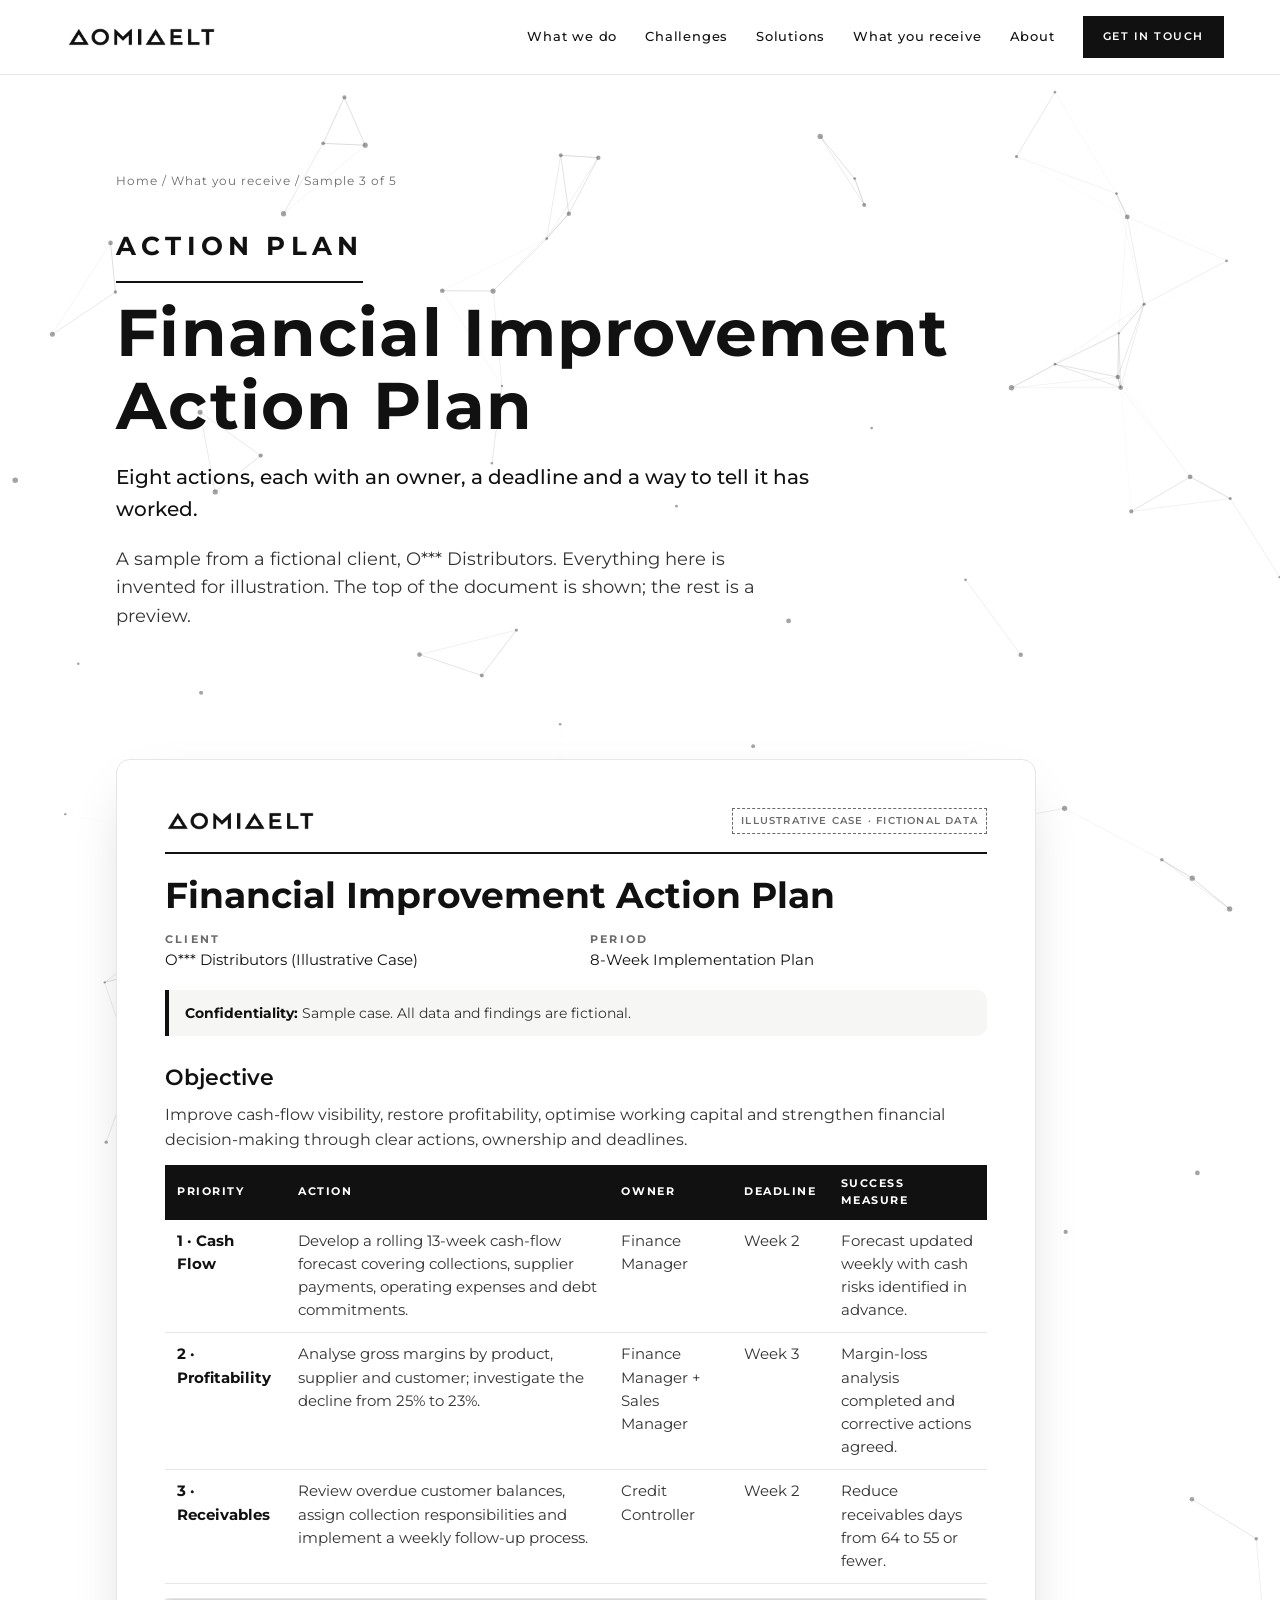
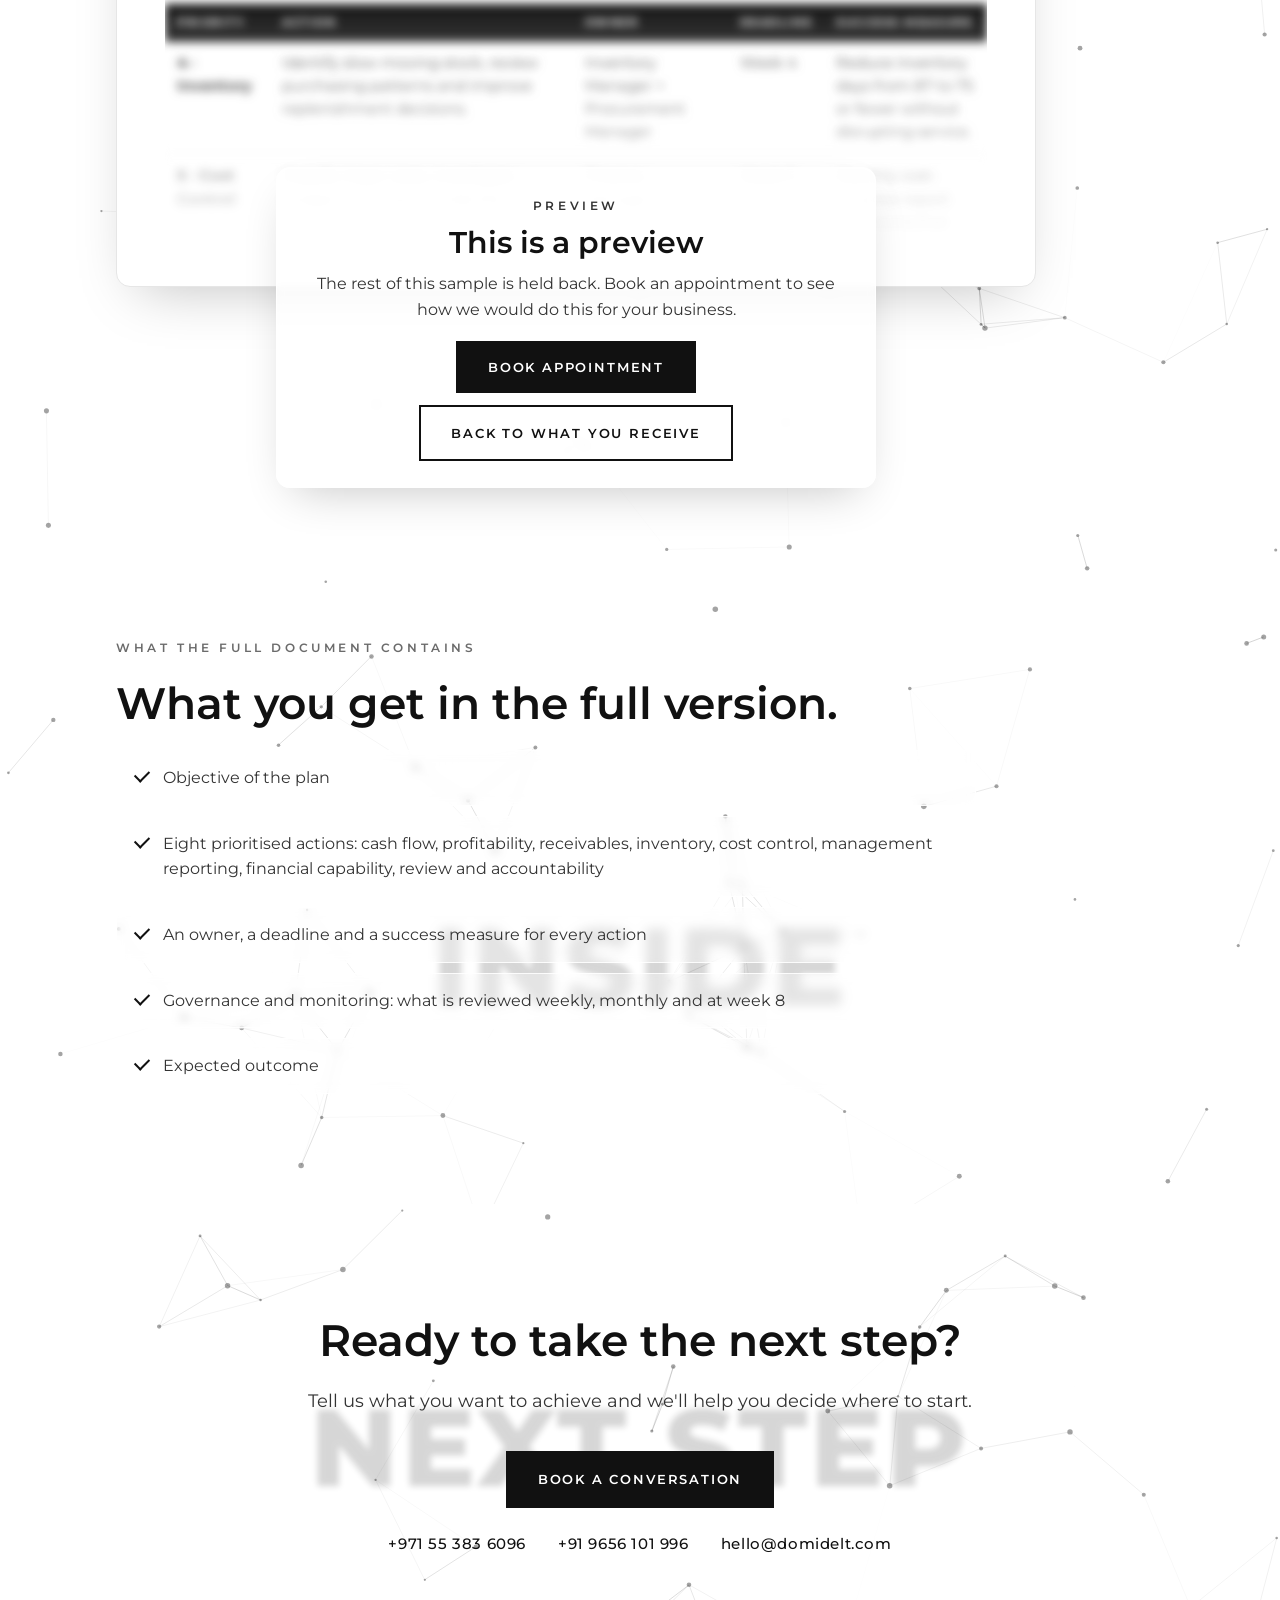
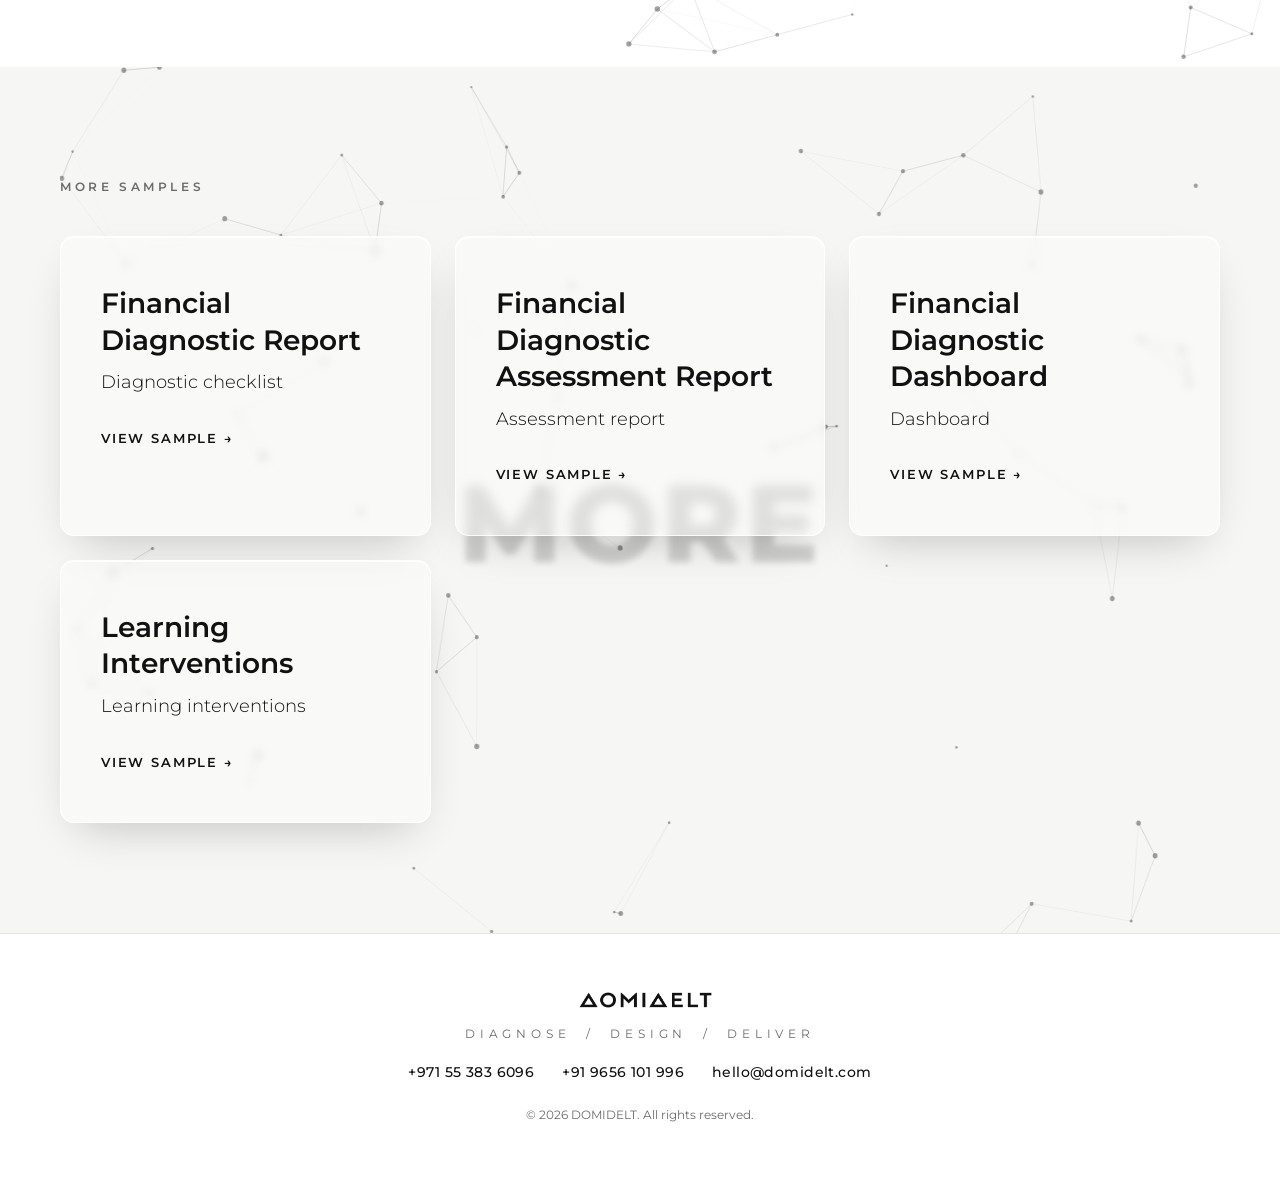
<file: sample-action-plan/index.html>
<!doctype html>
<html lang="en">
<head>
  <meta charset="utf-8">
  <meta name="viewport" content="width=device-width, initial-scale=1">
  <meta name="color-scheme" content="light dark">
  <title>Sample: Financial Improvement Action Plan | DOMIDELT</title>
  <meta name="description" content="Illustrative sample of a DOMIDELT action plan: Eight actions, each with an owner, a deadline and a way to tell it has worked. Fictional case, all data invented.">
  <link rel="canonical" href="https://domidelt.com/sample-action-plan/">
  <link rel="icon" href="/favicon.ico" sizes="any">
  <link rel="icon" type="image/png" sizes="32x32" href="/assets/favicon-32.png">
  <link rel="icon" type="image/png" sizes="48x48" href="/assets/favicon-48.png">
  <link rel="icon" type="image/png" sizes="192x192" href="/assets/favicon-192.png">
  <link rel="apple-touch-icon" href="/assets/favicon-180.png">
  <link rel="preconnect" href="https://fonts.googleapis.com">
  <link rel="preconnect" href="https://fonts.gstatic.com" crossorigin>
  <link href="https://fonts.googleapis.com/css2?family=Montserrat:wght@300;400;500;600;700&display=swap" rel="stylesheet">
  <link rel="stylesheet" href="../styles.css?v=6">
</head>
<body data-no-auto>

<header class="nav">
  <a class="brand" href="../" aria-label="DOMIDELT home">
    <picture><source media="(prefers-color-scheme: dark)" srcset="../assets/logo-wordmark-white.png"><img src="../assets/logo-wordmark.png" alt="DOMIDELT" class="brand-logo"></picture>
  </a>
  <nav>
    <a href="../#approach">What we do</a>
    <a href="../#challenges">Challenges</a>
    <a href="../#solutions">Solutions</a>
    <a href="../#receive">What you receive</a>
    <a href="../#about">About</a>
    <a href="mailto:hello@domidelt.com?subject=Enquiry%3A%20Sample%20Financial%20Improvement%20Action%20Plan" class="btn btn-small">Get in touch</a>
  </nav>
</header>

<main>
  <section class="page-hero net-host" data-bg="Sample">
    <p class="crumbs"><a href="../">Home</a> / <a href="../#receive">What you receive</a> / Sample 3 of 5</p>
    <p class="project-name">Action plan</p>
    <h1 class="page-title">Financial Improvement Action Plan</h1>
    <p class="tagline-page">Eight actions, each with an owner, a deadline and a way to tell it has worked.</p>
    <p class="lead left">A sample from a fictional client, O*** Distributors. Everything here is invented for illustration. The top of the document is shown; the rest is a preview.</p>
  </section>

  <section class="section tight" data-bg="Preview">
    <div class="sheet-wrap"><article class="sheet"><div class="sheet-head"><picture><source media="(prefers-color-scheme: dark)" srcset="../assets/logo-wordmark-white.png"><img src="../assets/logo-wordmark.png" alt="DOMIDELT" class="sheet-logo"></picture><span class="badge">Illustrative case · fictional data</span></div><h2 class="doc-title">Financial Improvement Action Plan</h2><dl class="meta"><div><dt>Client</dt><dd>O*** Distributors (Illustrative Case)</dd></div><div><dt>Period</dt><dd>8-Week Implementation Plan</dd></div></dl><p class="notice"><strong>Confidentiality:</strong> Sample case. All data and findings are fictional.</p><h3>Objective</h3><p>Improve cash-flow visibility, restore profitability, optimise working capital and strengthen financial decision-making through clear actions, ownership and deadlines.</p><div class="tbl"><table class="doc plan"><thead><tr><th>Priority</th><th>Action</th><th>Owner</th><th>Deadline</th><th>Success measure</th></tr></thead><tbody><tr><td data-label="Priority"><strong>1 · Cash Flow</strong></td><td data-label="Action">Develop a rolling 13-week cash-flow forecast covering collections, supplier payments, operating expenses and debt commitments.</td><td data-label="Owner">Finance Manager</td><td data-label="Deadline">Week 2</td><td data-label="Success measure">Forecast updated weekly with cash risks identified in advance.</td></tr><tr><td data-label="Priority"><strong>2 · Profitability</strong></td><td data-label="Action">Analyse gross margins by product, supplier and customer; investigate the decline from 25% to 23%.</td><td data-label="Owner">Finance Manager + Sales Manager</td><td data-label="Deadline">Week 3</td><td data-label="Success measure">Margin-loss analysis completed and corrective actions agreed.</td></tr><tr><td data-label="Priority"><strong>3 · Receivables</strong></td><td data-label="Action">Review overdue customer balances, assign collection responsibilities and implement a weekly follow-up process.</td><td data-label="Owner">Credit Controller</td><td data-label="Deadline">Week 2</td><td data-label="Success measure">Reduce receivables days from 64 to 55 or fewer.</td></tr></tbody></table></div><div class="peek" aria-hidden="true"><div class="tbl"><table class="doc plan"><thead><tr><th>Priority</th><th>Action</th><th>Owner</th><th>Deadline</th><th>Success measure</th></tr></thead><tbody><tr><td data-label="Priority"><strong>4 · Inventory</strong></td><td data-label="Action">Identify slow-moving stock, review purchasing patterns and improve replenishment decisions.</td><td data-label="Owner">Inventory Manager + Procurement Manager</td><td data-label="Deadline">Week 4</td><td data-label="Success measure">Reduce inventory days from 87 to 75 or fewer without disrupting service.</td></tr><tr><td data-label="Priority"><strong>5 · Cost Control</strong></td><td data-label="Action">Classify major costs, investigate budget variances and identify opportunities to reduce avoidable expenditure.</td><td data-label="Owner">Finance Manager + Department Heads</td><td data-label="Deadline">Week 5</td><td data-label="Success measure">Monthly cost-variance report with corrective actions and owners.</td></tr></tbody></table></div><h3>Governance &amp; Monitoring</h3></div></article>
    <aside class="gate card"><p class="eyebrow">Preview</p><h2>This is a preview</h2><p>The rest of this sample is held back. Book an appointment to see how we would do this for your business.</p><div class="gate-cta"><button type="button" class="btn" data-book>Book appointment</button><a class="btn btn-outline" href="../#receive">Back to what you receive</a></div></aside></div>
  </section>

  <section class="section tight" data-bg="Inside">
    <p class="eyebrow">What the full document contains</p>
    <h2>What you get in the full version.</h2>
    <ul class="covers"><li>Objective of the plan</li><li>Eight prioritised actions: cash flow, profitability, receivables, inventory, cost control, management reporting, financial capability, review and accountability</li><li>An owner, a deadline and a success measure for every action</li><li>Governance and monitoring: what is reviewed weekly, monthly and at week 8</li><li>Expected outcome</li></ul>
  </section>

  <section class="section center" data-bg="Next step">
    <h2>Ready to take the next step?</h2>
    <p class="lead">Tell us what you want to achieve and we'll help you decide where to start.</p>
    <a class="btn" href="mailto:hello@domidelt.com?subject=Enquiry%3A%20Sample%20Financial%20Improvement%20Action%20Plan">Book a conversation</a>
    <p class="contact-lines">
      <span class="cl"><a href="tel:+971553836096">+971 55 383 6096</a></span>
      <span class="cl"><a href="tel:+919656101996">+91 9656 101 996</a></span>
      <a href="mailto:hello@domidelt.com">hello@domidelt.com</a>
    </p>
  </section>

  <section class="section alt" data-bg="More">
    <p class="eyebrow">More samples</p>
    <div class="grid two"><a class="split light" href="../sample-diagnostic/"><h3>Financial Diagnostic Report</h3><p>Diagnostic checklist</p><span class="arrow">View sample →</span></a><a class="split light" href="../sample-assessment/"><h3>Financial Diagnostic Assessment Report</h3><p>Assessment report</p><span class="arrow">View sample →</span></a><a class="split light" href="../sample-dashboard/"><h3>Financial Diagnostic Dashboard</h3><p>Dashboard</p><span class="arrow">View sample →</span></a><a class="split light" href="../sample-learning/"><h3>Learning Interventions</h3><p>Learning interventions</p><span class="arrow">View sample →</span></a></div>
  </section>
</main>
<footer>
  <div class="foot-brand"><picture><source media="(prefers-color-scheme: dark)" srcset="../assets/logo-wordmark-white.png"><img src="../assets/logo-wordmark.png" alt="DOMIDELT" class="foot-logo"></picture></div>
  <p class="micro">DIAGNOSE&nbsp;&nbsp;/&nbsp;&nbsp;DESIGN&nbsp;&nbsp;/&nbsp;&nbsp;DELIVER</p>
  <p class="foot-contact">
      <span class="cl"><a href="tel:+971553836096">+971 55 383 6096</a></span>
      <span class="cl"><a href="tel:+919656101996">+91 9656 101 996</a></span>
      <a href="mailto:hello@domidelt.com">hello@domidelt.com</a>
    </p>
  <p class="copy">&copy; <span id="y"></span> DOMIDELT. All rights reserved.</p>
</footer>

<script>
document.getElementById('y').textContent = new Date().getFullYear();
</script>
<script src="../site.js?v=7" defer></script>
<script src="../booking.js?v=7" defer></script>
</body>
</html>
</file>
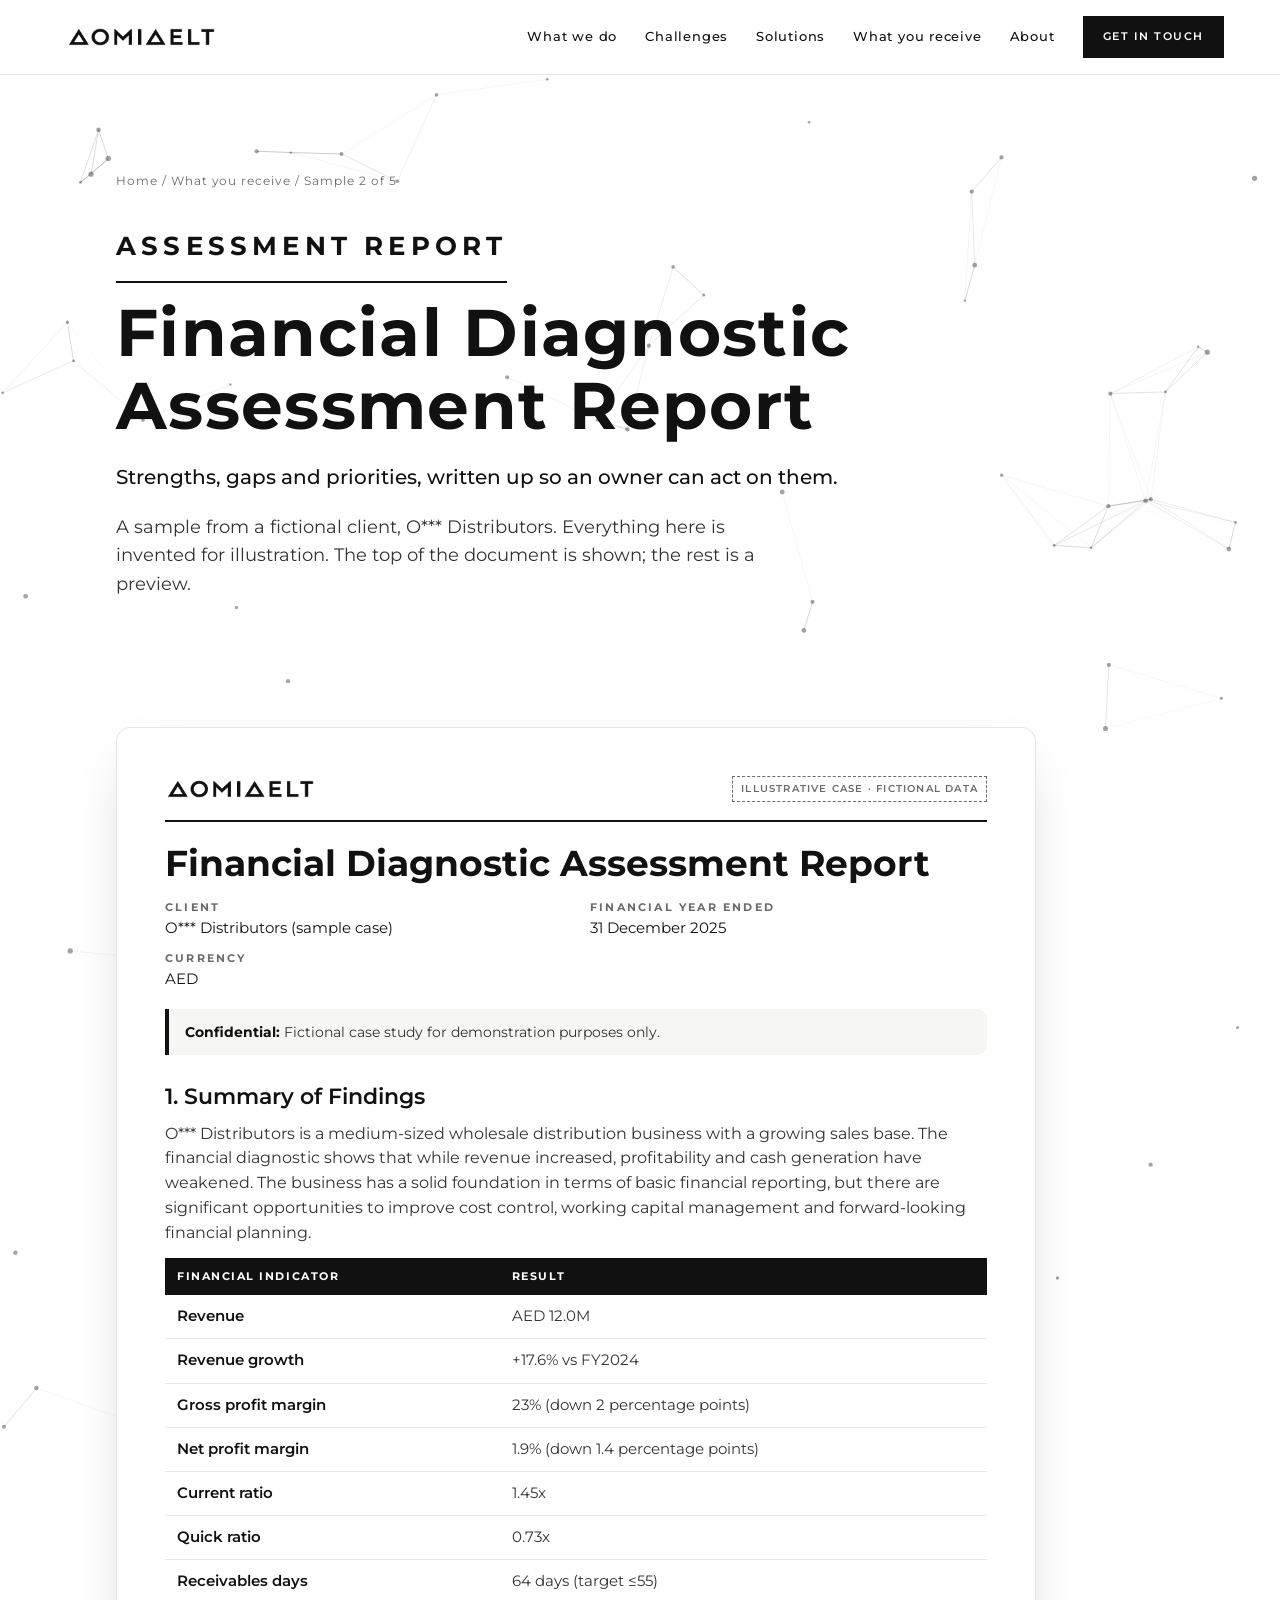
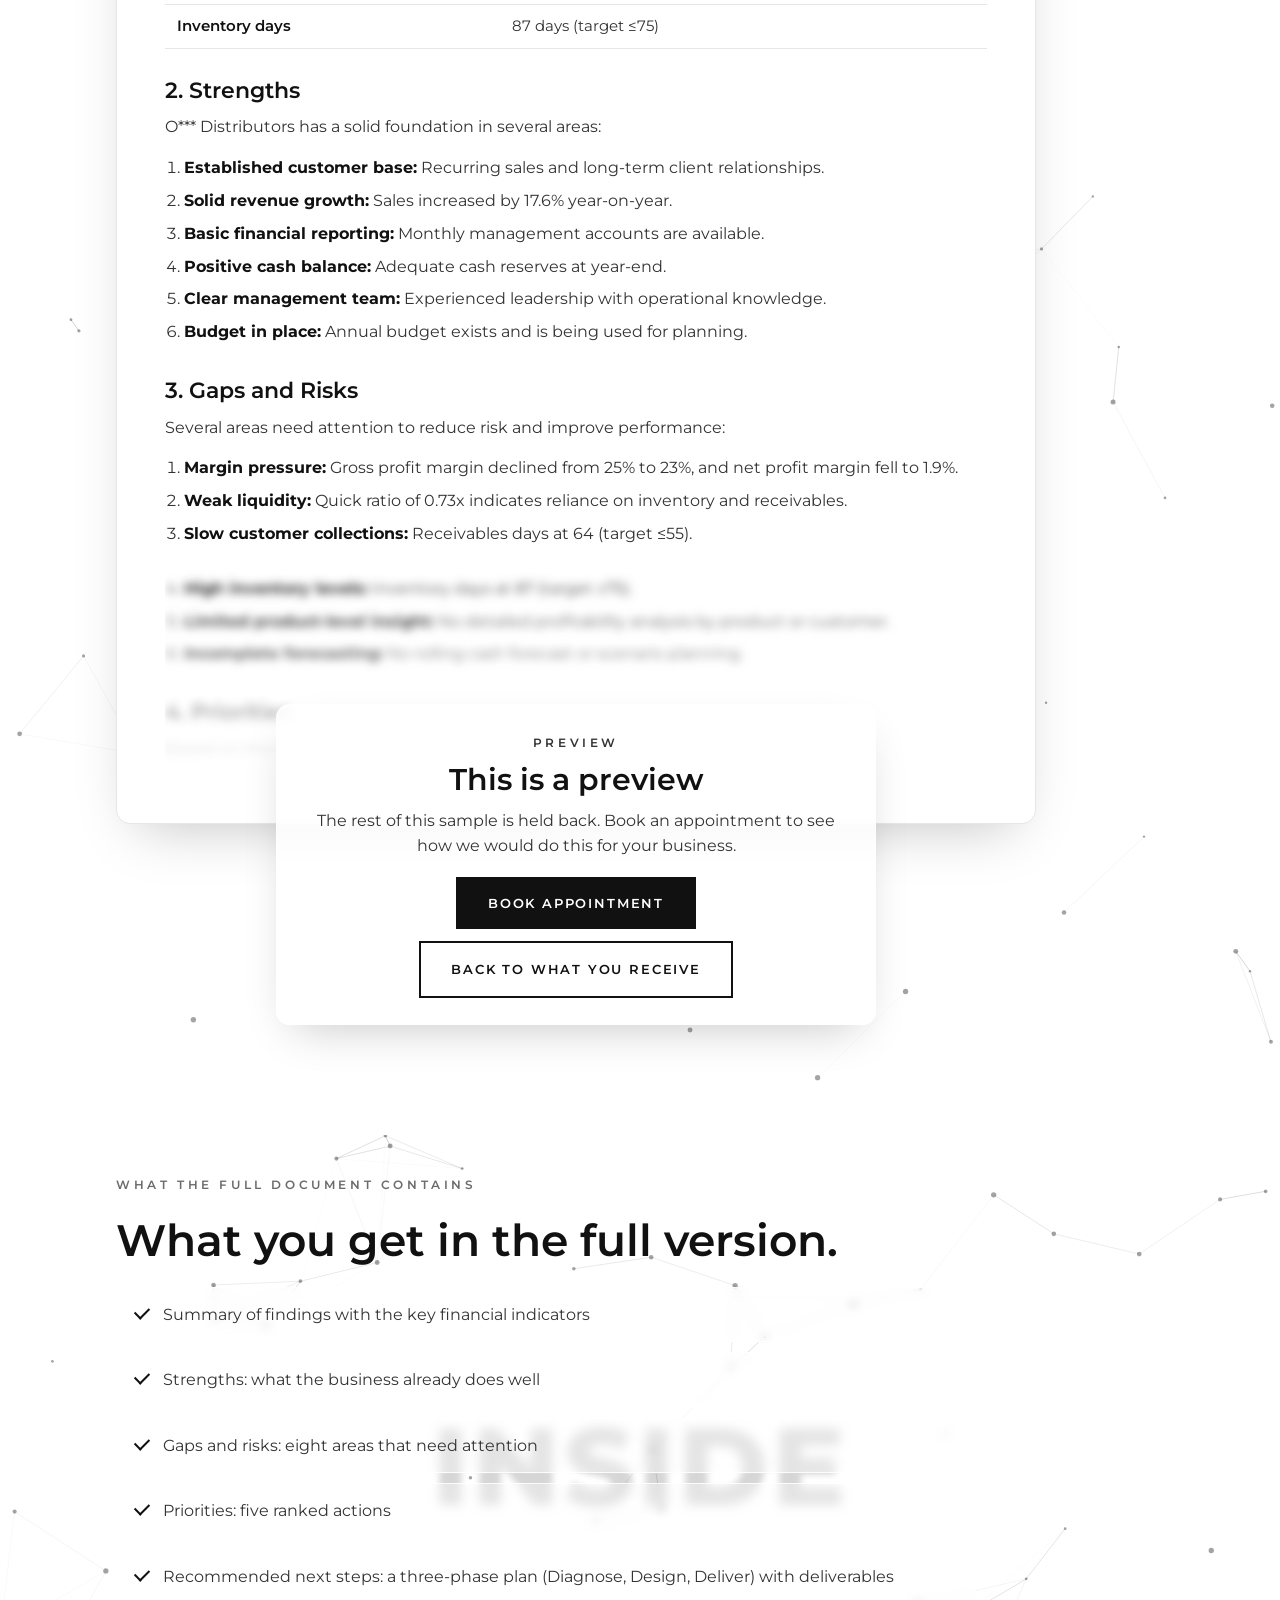
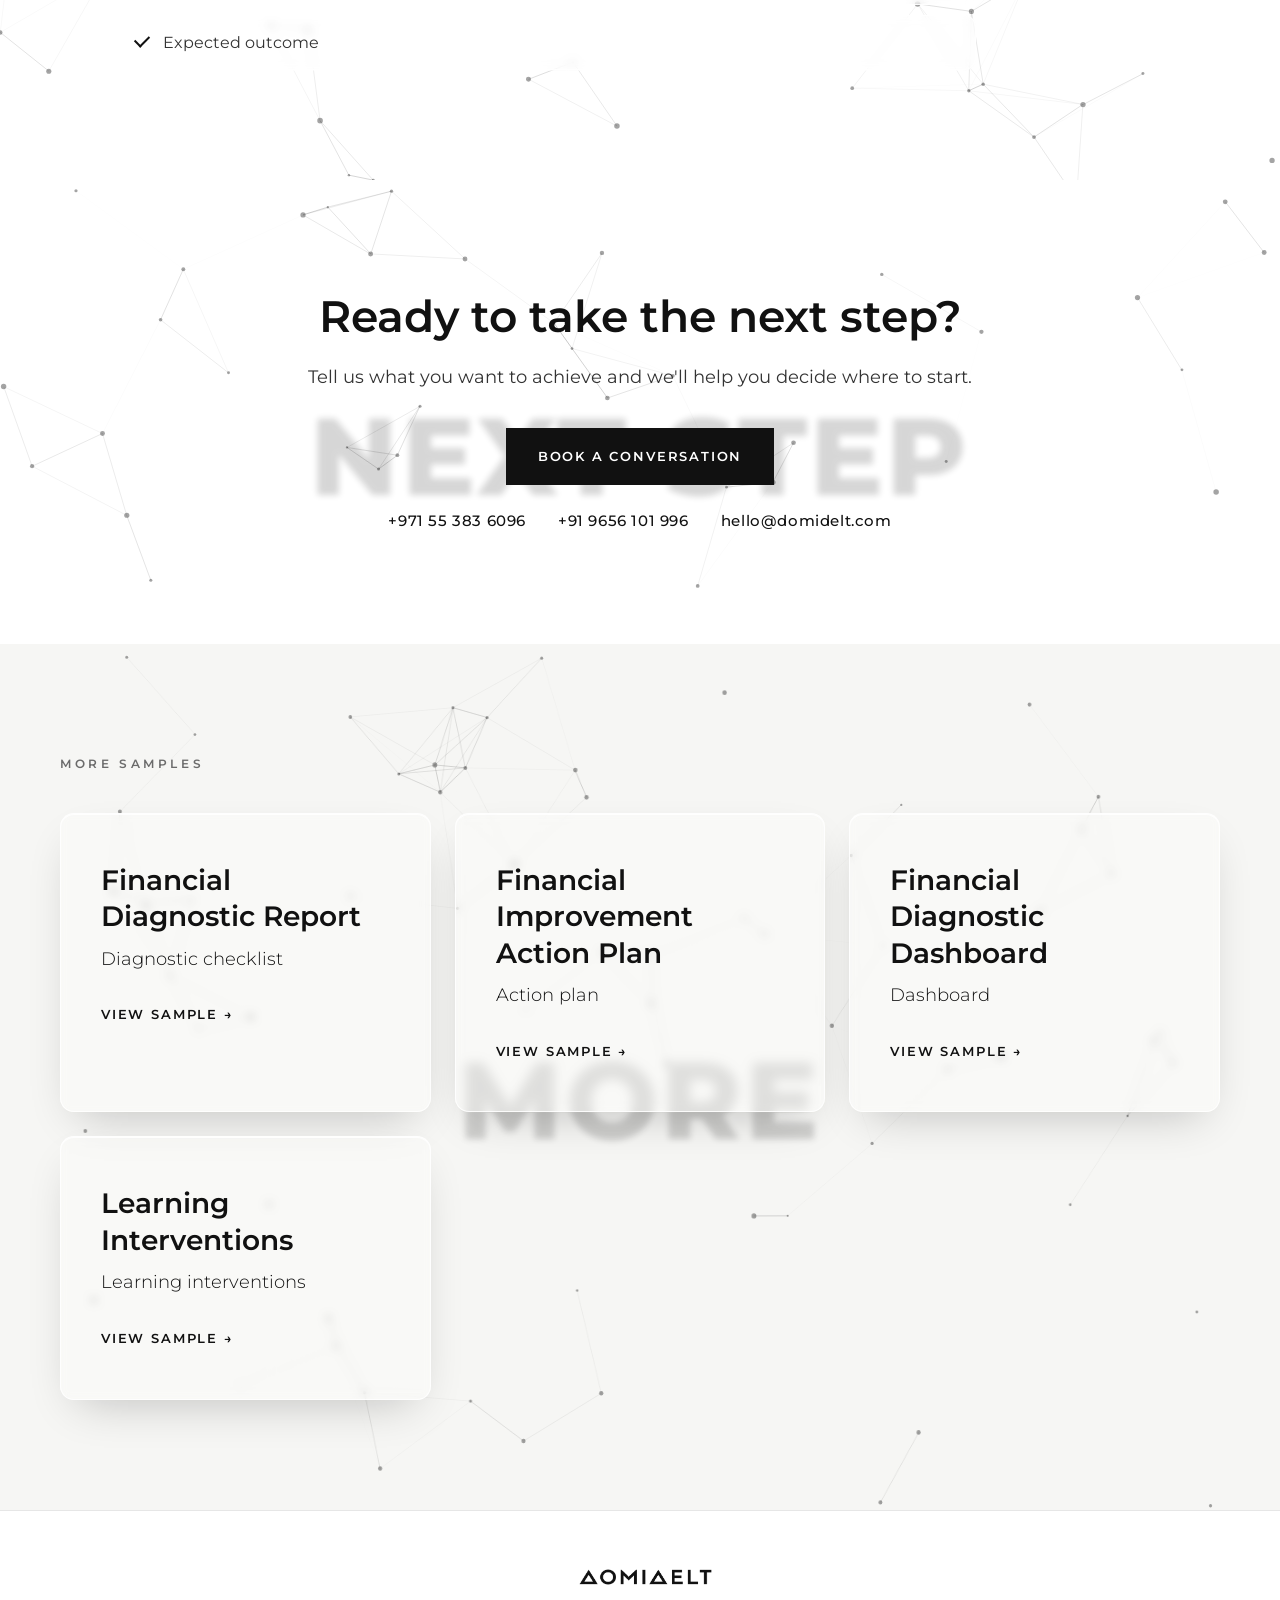
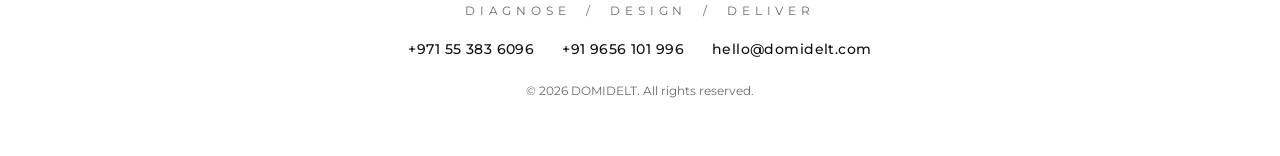
<file: sample-assessment/index.html>
<!doctype html>
<html lang="en">
<head>
  <meta charset="utf-8">
  <meta name="viewport" content="width=device-width, initial-scale=1">
  <meta name="color-scheme" content="light dark">
  <title>Sample: Financial Diagnostic Assessment Report | DOMIDELT</title>
  <meta name="description" content="Illustrative sample of a DOMIDELT assessment report: Strengths, gaps and priorities, written up so an owner can act on them. Fictional case, all data invented.">
  <link rel="canonical" href="https://domidelt.com/sample-assessment/">
  <link rel="icon" href="/favicon.ico" sizes="any">
  <link rel="icon" type="image/png" sizes="32x32" href="/assets/favicon-32.png">
  <link rel="icon" type="image/png" sizes="48x48" href="/assets/favicon-48.png">
  <link rel="icon" type="image/png" sizes="192x192" href="/assets/favicon-192.png">
  <link rel="apple-touch-icon" href="/assets/favicon-180.png">
  <link rel="preconnect" href="https://fonts.googleapis.com">
  <link rel="preconnect" href="https://fonts.gstatic.com" crossorigin>
  <link href="https://fonts.googleapis.com/css2?family=Montserrat:wght@300;400;500;600;700&display=swap" rel="stylesheet">
  <link rel="stylesheet" href="../styles.css?v=6">
</head>
<body data-no-auto>

<header class="nav">
  <a class="brand" href="../" aria-label="DOMIDELT home">
    <picture><source media="(prefers-color-scheme: dark)" srcset="../assets/logo-wordmark-white.png"><img src="../assets/logo-wordmark.png" alt="DOMIDELT" class="brand-logo"></picture>
  </a>
  <nav>
    <a href="../#approach">What we do</a>
    <a href="../#challenges">Challenges</a>
    <a href="../#solutions">Solutions</a>
    <a href="../#receive">What you receive</a>
    <a href="../#about">About</a>
    <a href="mailto:hello@domidelt.com?subject=Enquiry%3A%20Sample%20Financial%20Diagnostic%20Assessment%20Report" class="btn btn-small">Get in touch</a>
  </nav>
</header>

<main>
  <section class="page-hero net-host" data-bg="Sample">
    <p class="crumbs"><a href="../">Home</a> / <a href="../#receive">What you receive</a> / Sample 2 of 5</p>
    <p class="project-name">Assessment report</p>
    <h1 class="page-title">Financial Diagnostic Assessment Report</h1>
    <p class="tagline-page">Strengths, gaps and priorities, written up so an owner can act on them.</p>
    <p class="lead left">A sample from a fictional client, O*** Distributors. Everything here is invented for illustration. The top of the document is shown; the rest is a preview.</p>
  </section>

  <section class="section tight" data-bg="Preview">
    <div class="sheet-wrap"><article class="sheet"><div class="sheet-head"><picture><source media="(prefers-color-scheme: dark)" srcset="../assets/logo-wordmark-white.png"><img src="../assets/logo-wordmark.png" alt="DOMIDELT" class="sheet-logo"></picture><span class="badge">Illustrative case · fictional data</span></div><h2 class="doc-title">Financial Diagnostic Assessment Report</h2><dl class="meta"><div><dt>Client</dt><dd>O*** Distributors (sample case)</dd></div><div><dt>Financial year ended</dt><dd>31 December 2025</dd></div><div><dt>Currency</dt><dd>AED</dd></div></dl><p class="notice"><strong>Confidential:</strong> Fictional case study for demonstration purposes only.</p><h3>1. Summary of Findings</h3><p>O*** Distributors is a medium-sized wholesale distribution business with a growing sales base. The financial diagnostic shows that while revenue increased, profitability and cash generation have weakened. The business has a solid foundation in terms of basic financial reporting, but there are significant opportunities to improve cost control, working capital management and forward-looking financial planning.</p><div class="tbl"><table class="doc "><thead><tr><th>Financial indicator</th><th>Result</th></tr></thead><tbody><tr><td data-label="Financial indicator">Revenue</td><td data-label="Result">AED 12.0M</td></tr><tr><td data-label="Financial indicator">Revenue growth</td><td data-label="Result">+17.6% vs FY2024</td></tr><tr><td data-label="Financial indicator">Gross profit margin</td><td data-label="Result">23% (down 2 percentage points)</td></tr><tr><td data-label="Financial indicator">Net profit margin</td><td data-label="Result">1.9% (down 1.4 percentage points)</td></tr><tr><td data-label="Financial indicator">Current ratio</td><td data-label="Result">1.45x</td></tr><tr><td data-label="Financial indicator">Quick ratio</td><td data-label="Result">0.73x</td></tr><tr><td data-label="Financial indicator">Receivables days</td><td data-label="Result">64 days (target ≤55)</td></tr><tr><td data-label="Financial indicator">Inventory days</td><td data-label="Result">87 days (target ≤75)</td></tr></tbody></table></div><h3>2. Strengths</h3><p>O*** Distributors has a solid foundation in several areas:</p><ol class="points"><li><strong>Established customer base:</strong> Recurring sales and long-term client relationships.</li><li><strong>Solid revenue growth:</strong> Sales increased by 17.6% year-on-year.</li><li><strong>Basic financial reporting:</strong> Monthly management accounts are available.</li><li><strong>Positive cash balance:</strong> Adequate cash reserves at year-end.</li><li><strong>Clear management team:</strong> Experienced leadership with operational knowledge.</li><li><strong>Budget in place:</strong> Annual budget exists and is being used for planning.</li></ol><h3>3. Gaps and Risks</h3><p>Several areas need attention to reduce risk and improve performance:</p><ol class="points"><li><strong>Margin pressure:</strong> Gross profit margin declined from 25% to 23%, and net profit margin fell to 1.9%.</li><li><strong>Weak liquidity:</strong> Quick ratio of 0.73x indicates reliance on inventory and receivables.</li><li><strong>Slow customer collections:</strong> Receivables days at 64 (target ≤55).</li></ol><div class="peek" aria-hidden="true"><ol class="points" start="4"><li><strong>High inventory levels:</strong> Inventory days at 87 (target ≤75).</li><li><strong>Limited product-level insight:</strong> No detailed profitability analysis by product or customer.</li><li><strong>Incomplete forecasting:</strong> No rolling cash forecast or scenario planning.</li></ol><h3>4. Priorities</h3><p>Based on the findings, the following are the key priorities.</p></div></article>
    <aside class="gate card"><p class="eyebrow">Preview</p><h2>This is a preview</h2><p>The rest of this sample is held back. Book an appointment to see how we would do this for your business.</p><div class="gate-cta"><button type="button" class="btn" data-book>Book appointment</button><a class="btn btn-outline" href="../#receive">Back to what you receive</a></div></aside></div>
  </section>

  <section class="section tight" data-bg="Inside">
    <p class="eyebrow">What the full document contains</p>
    <h2>What you get in the full version.</h2>
    <ul class="covers"><li>Summary of findings with the key financial indicators</li><li>Strengths: what the business already does well</li><li>Gaps and risks: eight areas that need attention</li><li>Priorities: five ranked actions</li><li>Recommended next steps: a three-phase plan (Diagnose, Design, Deliver) with deliverables</li><li>Expected outcome</li></ul>
  </section>

  <section class="section center" data-bg="Next step">
    <h2>Ready to take the next step?</h2>
    <p class="lead">Tell us what you want to achieve and we'll help you decide where to start.</p>
    <a class="btn" href="mailto:hello@domidelt.com?subject=Enquiry%3A%20Sample%20Financial%20Diagnostic%20Assessment%20Report">Book a conversation</a>
    <p class="contact-lines">
      <span class="cl"><a href="tel:+971553836096">+971 55 383 6096</a></span>
      <span class="cl"><a href="tel:+919656101996">+91 9656 101 996</a></span>
      <a href="mailto:hello@domidelt.com">hello@domidelt.com</a>
    </p>
  </section>

  <section class="section alt" data-bg="More">
    <p class="eyebrow">More samples</p>
    <div class="grid two"><a class="split light" href="../sample-diagnostic/"><h3>Financial Diagnostic Report</h3><p>Diagnostic checklist</p><span class="arrow">View sample →</span></a><a class="split light" href="../sample-action-plan/"><h3>Financial Improvement Action Plan</h3><p>Action plan</p><span class="arrow">View sample →</span></a><a class="split light" href="../sample-dashboard/"><h3>Financial Diagnostic Dashboard</h3><p>Dashboard</p><span class="arrow">View sample →</span></a><a class="split light" href="../sample-learning/"><h3>Learning Interventions</h3><p>Learning interventions</p><span class="arrow">View sample →</span></a></div>
  </section>
</main>
<footer>
  <div class="foot-brand"><picture><source media="(prefers-color-scheme: dark)" srcset="../assets/logo-wordmark-white.png"><img src="../assets/logo-wordmark.png" alt="DOMIDELT" class="foot-logo"></picture></div>
  <p class="micro">DIAGNOSE&nbsp;&nbsp;/&nbsp;&nbsp;DESIGN&nbsp;&nbsp;/&nbsp;&nbsp;DELIVER</p>
  <p class="foot-contact">
      <span class="cl"><a href="tel:+971553836096">+971 55 383 6096</a></span>
      <span class="cl"><a href="tel:+919656101996">+91 9656 101 996</a></span>
      <a href="mailto:hello@domidelt.com">hello@domidelt.com</a>
    </p>
  <p class="copy">&copy; <span id="y"></span> DOMIDELT. All rights reserved.</p>
</footer>

<script>
document.getElementById('y').textContent = new Date().getFullYear();
</script>
<script src="../site.js?v=7" defer></script>
<script src="../booking.js?v=7" defer></script>
</body>
</html>
</file>
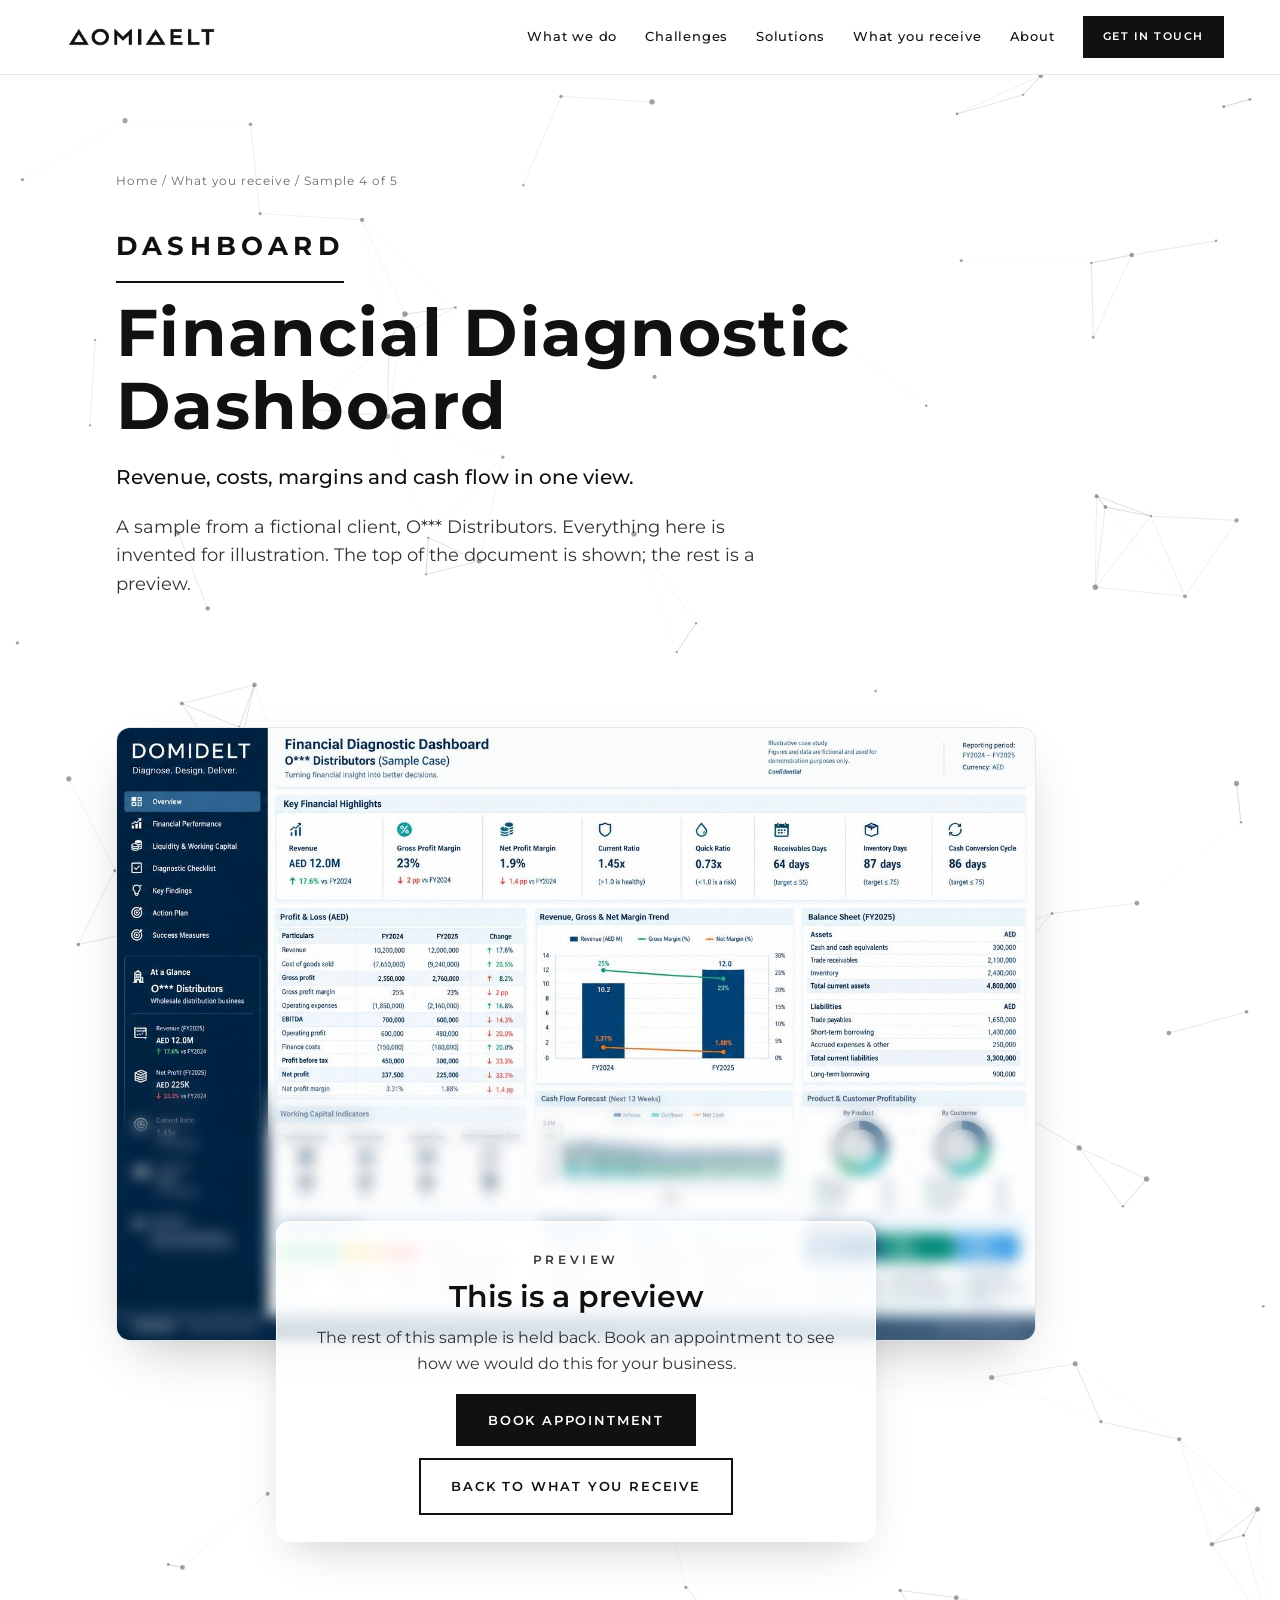
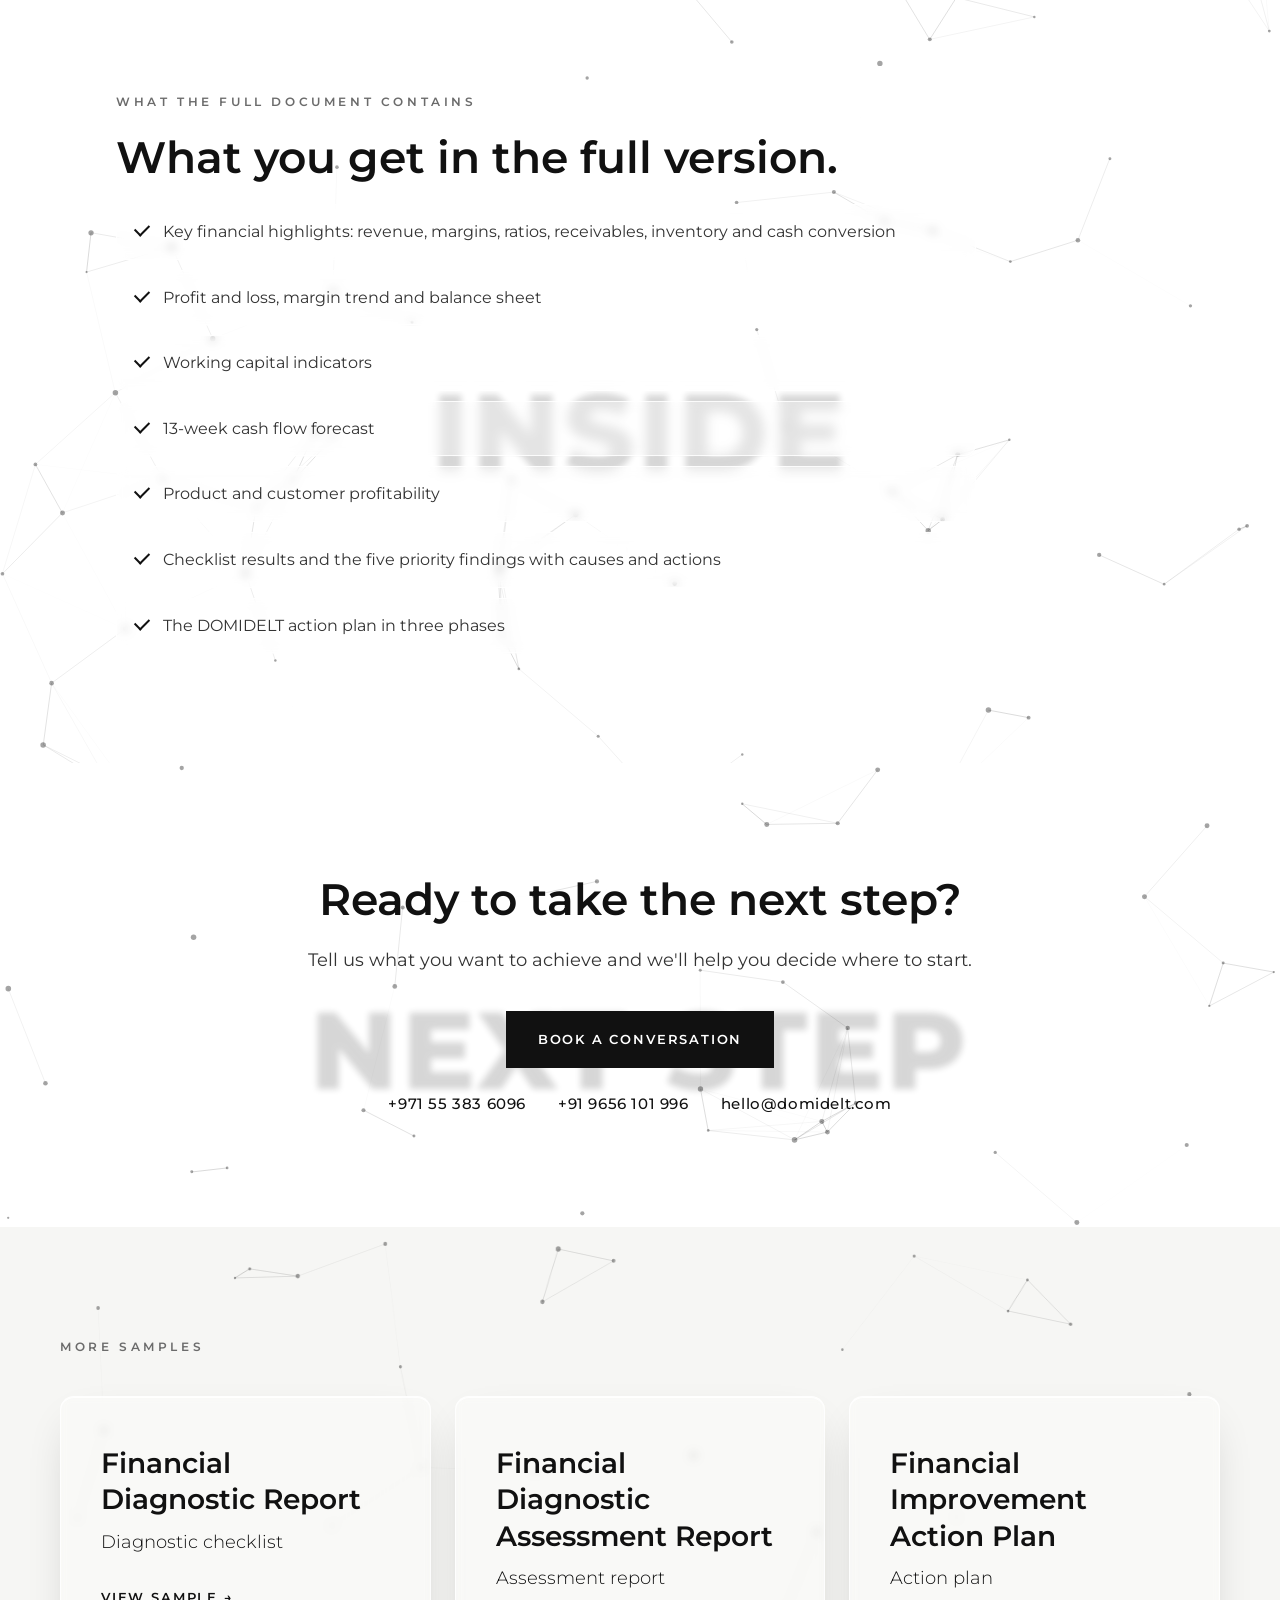
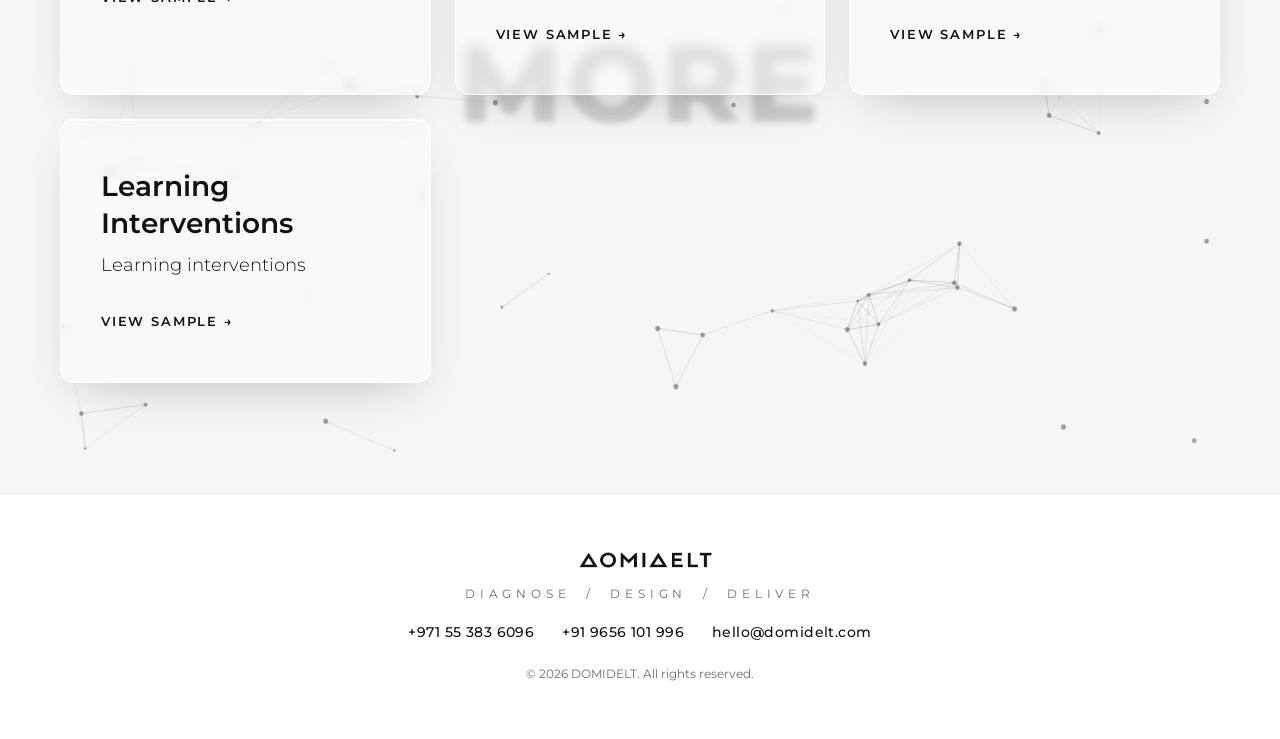
<file: sample-dashboard/index.html>
<!doctype html>
<html lang="en">
<head>
  <meta charset="utf-8">
  <meta name="viewport" content="width=device-width, initial-scale=1">
  <meta name="color-scheme" content="light dark">
  <title>Sample: Financial Diagnostic Dashboard | DOMIDELT</title>
  <meta name="description" content="Illustrative sample of a DOMIDELT dashboard: Revenue, costs, margins and cash flow in one view. Fictional case, all data invented.">
  <link rel="canonical" href="https://domidelt.com/sample-dashboard/">
  <link rel="icon" href="/favicon.ico" sizes="any">
  <link rel="icon" type="image/png" sizes="32x32" href="/assets/favicon-32.png">
  <link rel="icon" type="image/png" sizes="48x48" href="/assets/favicon-48.png">
  <link rel="icon" type="image/png" sizes="192x192" href="/assets/favicon-192.png">
  <link rel="apple-touch-icon" href="/assets/favicon-180.png">
  <link rel="preconnect" href="https://fonts.googleapis.com">
  <link rel="preconnect" href="https://fonts.gstatic.com" crossorigin>
  <link href="https://fonts.googleapis.com/css2?family=Montserrat:wght@300;400;500;600;700&display=swap" rel="stylesheet">
  <link rel="stylesheet" href="../styles.css?v=6">
</head>
<body data-no-auto>

<header class="nav">
  <a class="brand" href="../" aria-label="DOMIDELT home">
    <picture><source media="(prefers-color-scheme: dark)" srcset="../assets/logo-wordmark-white.png"><img src="../assets/logo-wordmark.png" alt="DOMIDELT" class="brand-logo"></picture>
  </a>
  <nav>
    <a href="../#approach">What we do</a>
    <a href="../#challenges">Challenges</a>
    <a href="../#solutions">Solutions</a>
    <a href="../#receive">What you receive</a>
    <a href="../#about">About</a>
    <a href="mailto:hello@domidelt.com?subject=Enquiry%3A%20Sample%20Financial%20Diagnostic%20Dashboard" class="btn btn-small">Get in touch</a>
  </nav>
</header>

<main>
  <section class="page-hero net-host" data-bg="Sample">
    <p class="crumbs"><a href="../">Home</a> / <a href="../#receive">What you receive</a> / Sample 4 of 5</p>
    <p class="project-name">Dashboard</p>
    <h1 class="page-title">Financial Diagnostic Dashboard</h1>
    <p class="tagline-page">Revenue, costs, margins and cash flow in one view.</p>
    <p class="lead left">A sample from a fictional client, O*** Distributors. Everything here is invented for illustration. The top of the document is shown; the rest is a preview.</p>
  </section>

  <section class="section tight" data-bg="Preview">
    <div class="sheet-wrap"><div class="dash-frame"><p class="swipe">Swipe sideways to look around</p><img src="../assets/sample-dashboard.jpg" width="1536" height="1024" alt="Financial diagnostic dashboard for a fictional distributor: revenue AED 12.0 million, gross margin 23%, net margin 1.9%, current ratio 1.45, quick ratio 0.73, receivables 64 days, inventory 87 days, cash conversion cycle 86 days, with profit and loss, margin trend and balance sheet. The lower half is blurred in this preview."></div>
    <aside class="gate card"><p class="eyebrow">Preview</p><h2>This is a preview</h2><p>The rest of this sample is held back. Book an appointment to see how we would do this for your business.</p><div class="gate-cta"><button type="button" class="btn" data-book>Book appointment</button><a class="btn btn-outline" href="../#receive">Back to what you receive</a></div></aside></div>
  </section>

  <section class="section tight" data-bg="Inside">
    <p class="eyebrow">What the full document contains</p>
    <h2>What you get in the full version.</h2>
    <ul class="covers"><li>Key financial highlights: revenue, margins, ratios, receivables, inventory and cash conversion</li><li>Profit and loss, margin trend and balance sheet</li><li>Working capital indicators</li><li>13-week cash flow forecast</li><li>Product and customer profitability</li><li>Checklist results and the five priority findings with causes and actions</li><li>The DOMIDELT action plan in three phases</li></ul>
  </section>

  <section class="section center" data-bg="Next step">
    <h2>Ready to take the next step?</h2>
    <p class="lead">Tell us what you want to achieve and we'll help you decide where to start.</p>
    <a class="btn" href="mailto:hello@domidelt.com?subject=Enquiry%3A%20Sample%20Financial%20Diagnostic%20Dashboard">Book a conversation</a>
    <p class="contact-lines">
      <span class="cl"><a href="tel:+971553836096">+971 55 383 6096</a></span>
      <span class="cl"><a href="tel:+919656101996">+91 9656 101 996</a></span>
      <a href="mailto:hello@domidelt.com">hello@domidelt.com</a>
    </p>
  </section>

  <section class="section alt" data-bg="More">
    <p class="eyebrow">More samples</p>
    <div class="grid two"><a class="split light" href="../sample-diagnostic/"><h3>Financial Diagnostic Report</h3><p>Diagnostic checklist</p><span class="arrow">View sample →</span></a><a class="split light" href="../sample-assessment/"><h3>Financial Diagnostic Assessment Report</h3><p>Assessment report</p><span class="arrow">View sample →</span></a><a class="split light" href="../sample-action-plan/"><h3>Financial Improvement Action Plan</h3><p>Action plan</p><span class="arrow">View sample →</span></a><a class="split light" href="../sample-learning/"><h3>Learning Interventions</h3><p>Learning interventions</p><span class="arrow">View sample →</span></a></div>
  </section>
</main>
<footer>
  <div class="foot-brand"><picture><source media="(prefers-color-scheme: dark)" srcset="../assets/logo-wordmark-white.png"><img src="../assets/logo-wordmark.png" alt="DOMIDELT" class="foot-logo"></picture></div>
  <p class="micro">DIAGNOSE&nbsp;&nbsp;/&nbsp;&nbsp;DESIGN&nbsp;&nbsp;/&nbsp;&nbsp;DELIVER</p>
  <p class="foot-contact">
      <span class="cl"><a href="tel:+971553836096">+971 55 383 6096</a></span>
      <span class="cl"><a href="tel:+919656101996">+91 9656 101 996</a></span>
      <a href="mailto:hello@domidelt.com">hello@domidelt.com</a>
    </p>
  <p class="copy">&copy; <span id="y"></span> DOMIDELT. All rights reserved.</p>
</footer>

<script>
document.getElementById('y').textContent = new Date().getFullYear();
</script>
<script src="../site.js?v=7" defer></script>
<script src="../booking.js?v=7" defer></script>
</body>
</html>
</file>
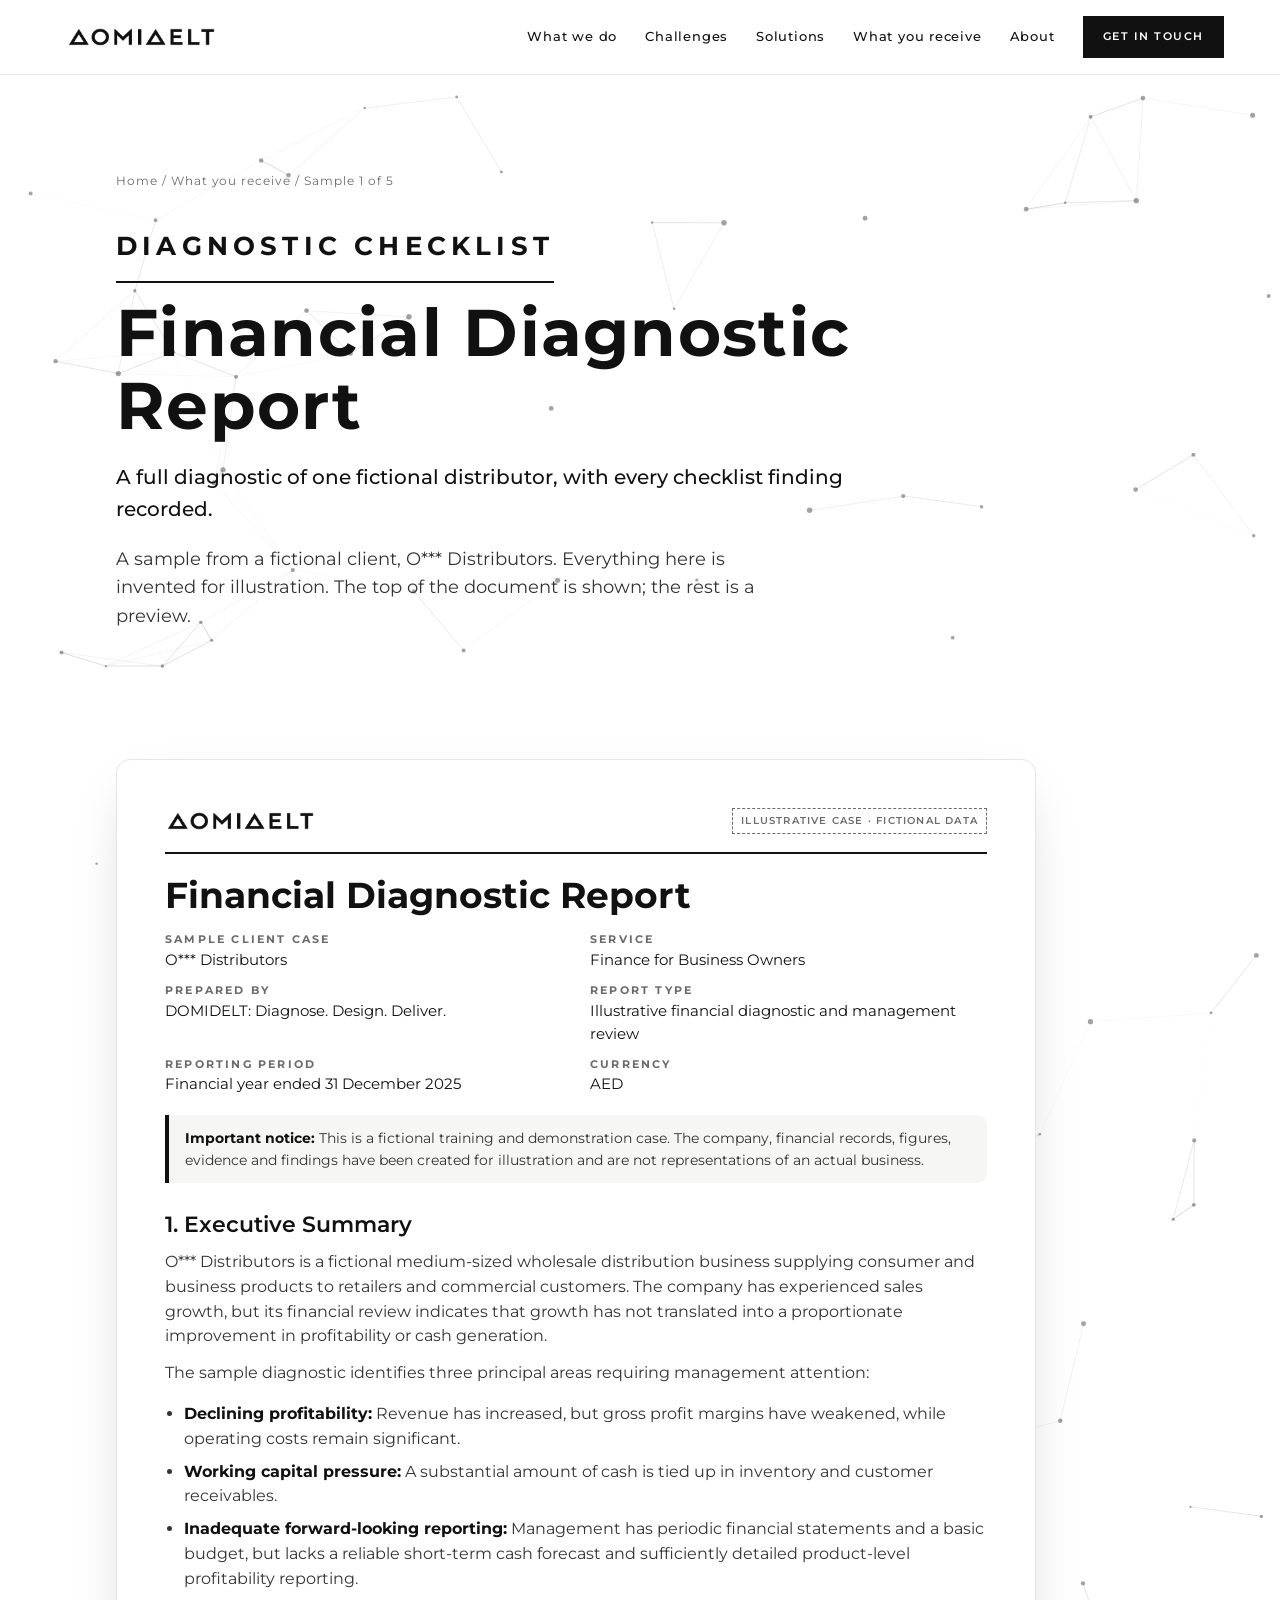
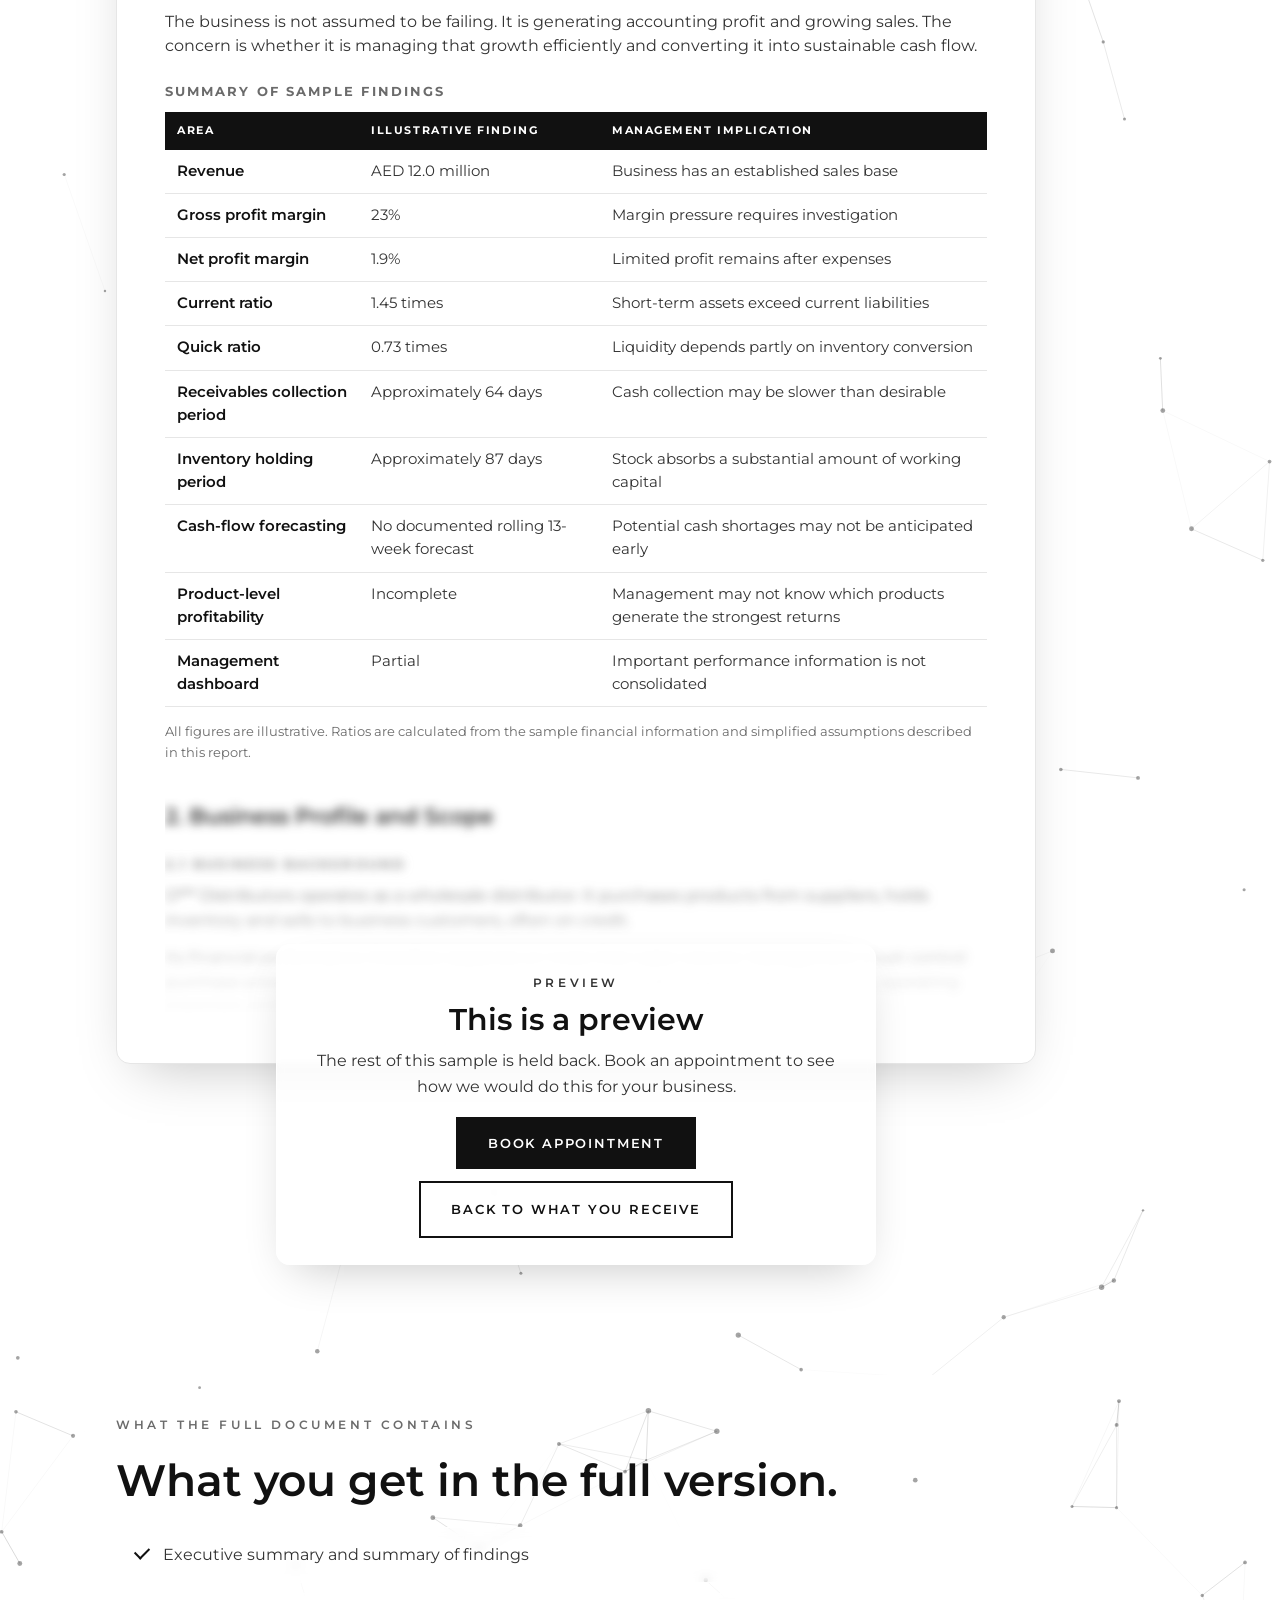
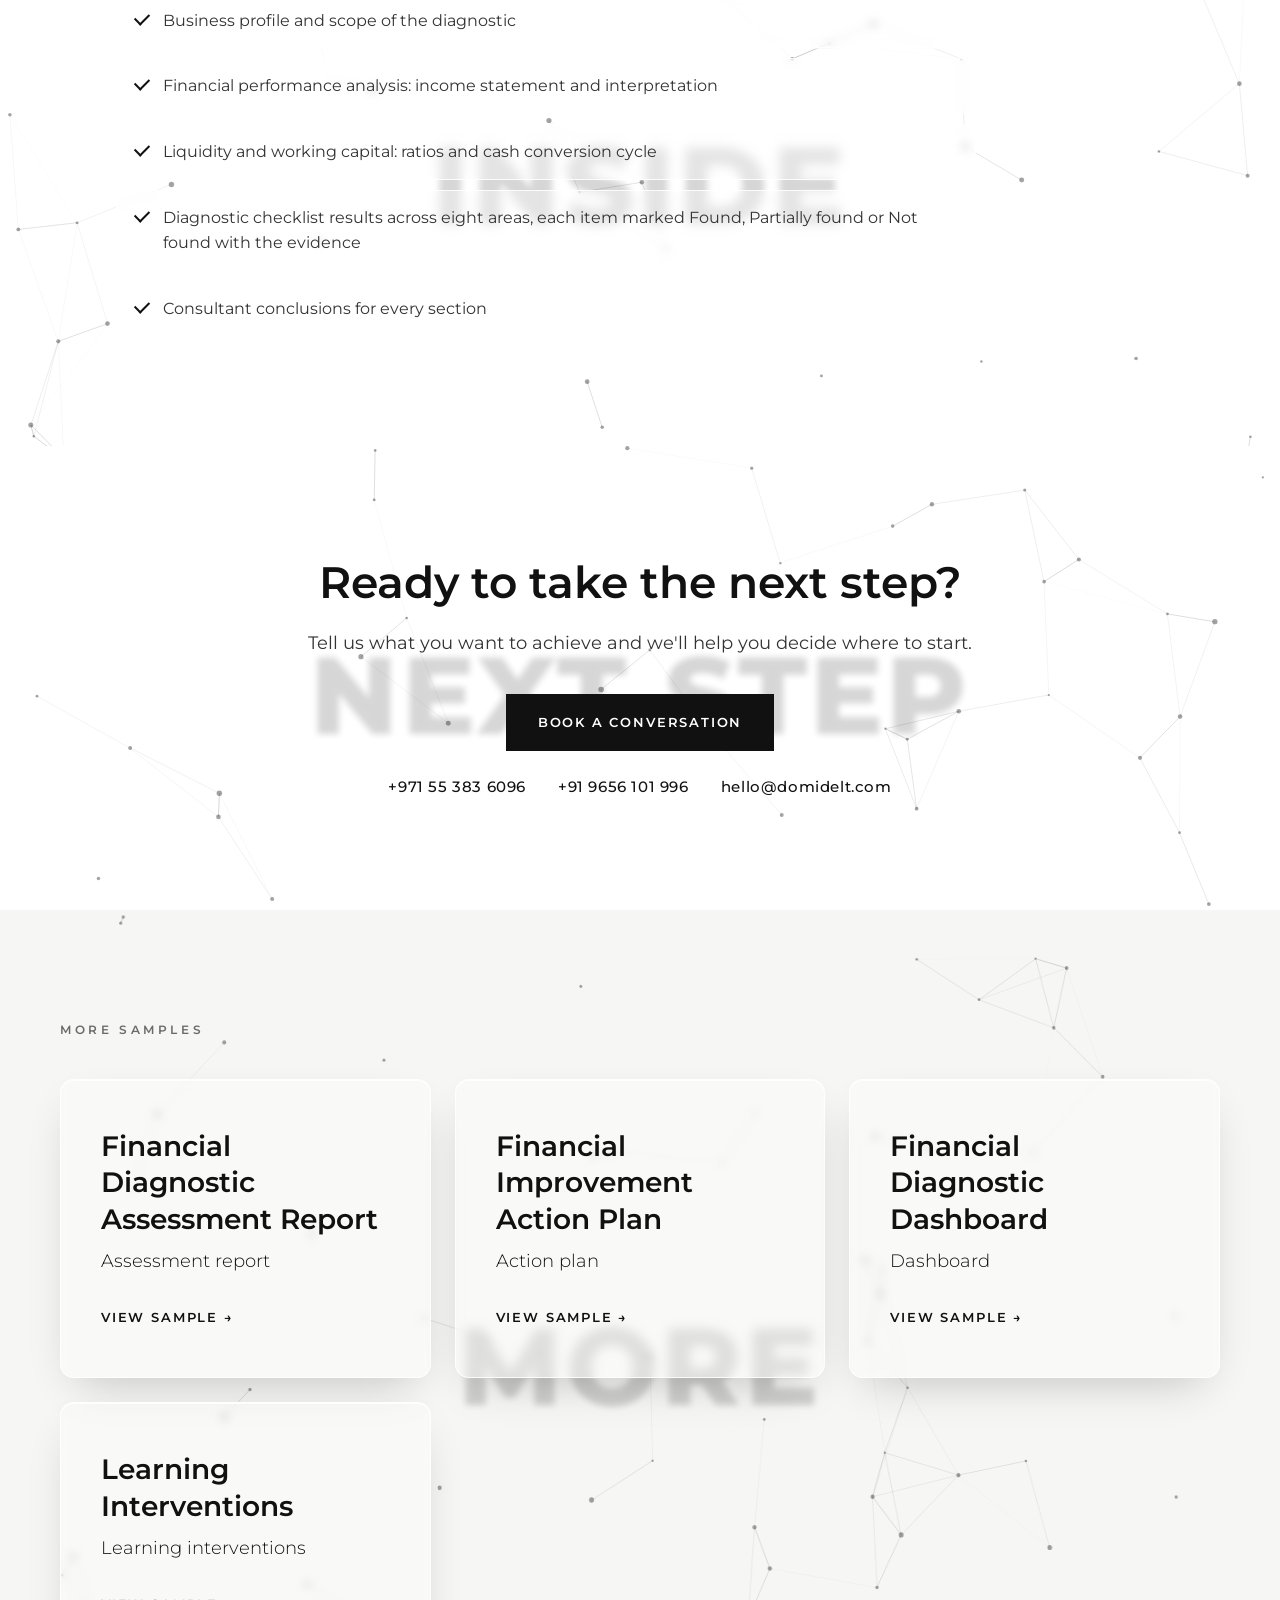
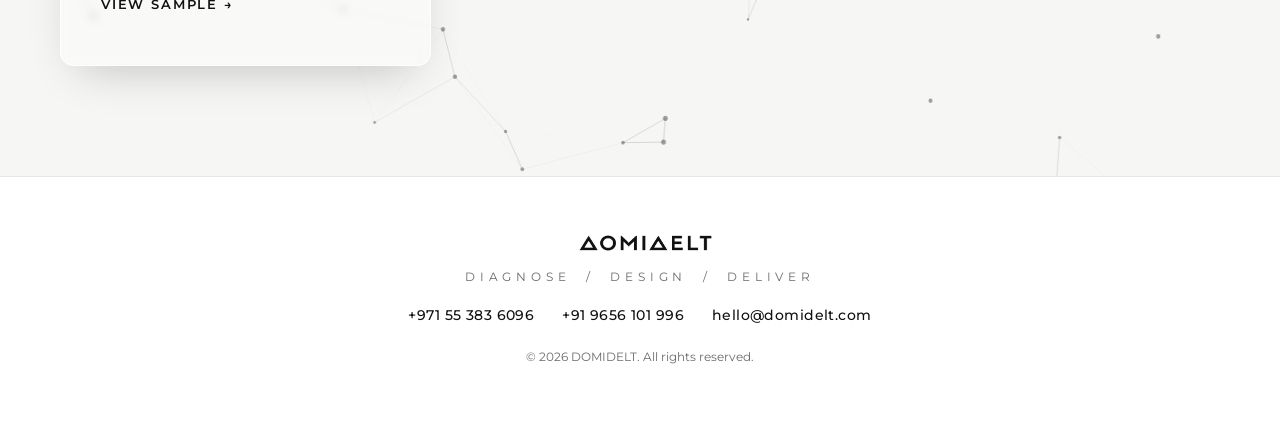
<file: sample-diagnostic/index.html>
<!doctype html>
<html lang="en">
<head>
  <meta charset="utf-8">
  <meta name="viewport" content="width=device-width, initial-scale=1">
  <meta name="color-scheme" content="light dark">
  <title>Sample: Financial Diagnostic Report | DOMIDELT</title>
  <meta name="description" content="Illustrative sample of a DOMIDELT diagnostic checklist: A full diagnostic of one fictional distributor, with every checklist finding recorded. Fictional case, all data invented.">
  <link rel="canonical" href="https://domidelt.com/sample-diagnostic/">
  <link rel="icon" href="/favicon.ico" sizes="any">
  <link rel="icon" type="image/png" sizes="32x32" href="/assets/favicon-32.png">
  <link rel="icon" type="image/png" sizes="48x48" href="/assets/favicon-48.png">
  <link rel="icon" type="image/png" sizes="192x192" href="/assets/favicon-192.png">
  <link rel="apple-touch-icon" href="/assets/favicon-180.png">
  <link rel="preconnect" href="https://fonts.googleapis.com">
  <link rel="preconnect" href="https://fonts.gstatic.com" crossorigin>
  <link href="https://fonts.googleapis.com/css2?family=Montserrat:wght@300;400;500;600;700&display=swap" rel="stylesheet">
  <link rel="stylesheet" href="../styles.css?v=6">
</head>
<body data-no-auto>

<header class="nav">
  <a class="brand" href="../" aria-label="DOMIDELT home">
    <picture><source media="(prefers-color-scheme: dark)" srcset="../assets/logo-wordmark-white.png"><img src="../assets/logo-wordmark.png" alt="DOMIDELT" class="brand-logo"></picture>
  </a>
  <nav>
    <a href="../#approach">What we do</a>
    <a href="../#challenges">Challenges</a>
    <a href="../#solutions">Solutions</a>
    <a href="../#receive">What you receive</a>
    <a href="../#about">About</a>
    <a href="mailto:hello@domidelt.com?subject=Enquiry%3A%20Sample%20Financial%20Diagnostic%20Report" class="btn btn-small">Get in touch</a>
  </nav>
</header>

<main>
  <section class="page-hero net-host" data-bg="Sample">
    <p class="crumbs"><a href="../">Home</a> / <a href="../#receive">What you receive</a> / Sample 1 of 5</p>
    <p class="project-name">Diagnostic checklist</p>
    <h1 class="page-title">Financial Diagnostic Report</h1>
    <p class="tagline-page">A full diagnostic of one fictional distributor, with every checklist finding recorded.</p>
    <p class="lead left">A sample from a fictional client, O*** Distributors. Everything here is invented for illustration. The top of the document is shown; the rest is a preview.</p>
  </section>

  <section class="section tight" data-bg="Preview">
    <div class="sheet-wrap"><article class="sheet"><div class="sheet-head"><picture><source media="(prefers-color-scheme: dark)" srcset="../assets/logo-wordmark-white.png"><img src="../assets/logo-wordmark.png" alt="DOMIDELT" class="sheet-logo"></picture><span class="badge">Illustrative case · fictional data</span></div><h2 class="doc-title">Financial Diagnostic Report</h2><dl class="meta"><div><dt>Sample client case</dt><dd>O*** Distributors</dd></div><div><dt>Service</dt><dd>Finance for Business Owners</dd></div><div><dt>Prepared by</dt><dd>DOMIDELT: Diagnose. Design. Deliver.</dd></div><div><dt>Report type</dt><dd>Illustrative financial diagnostic and management review</dd></div><div><dt>Reporting period</dt><dd>Financial year ended 31 December 2025</dd></div><div><dt>Currency</dt><dd>AED</dd></div></dl><p class="notice"><strong>Important notice:</strong> This is a fictional training and demonstration case. The company, financial records, figures, evidence and findings have been created for illustration and are not representations of an actual business.</p><h3>1. Executive Summary</h3><p>O*** Distributors is a fictional medium-sized wholesale distribution business supplying consumer and business products to retailers and commercial customers. The company has experienced sales growth, but its financial review indicates that growth has not translated into a proportionate improvement in profitability or cash generation.</p><p>The sample diagnostic identifies three principal areas requiring management attention:</p><ul class="points"><li><strong>Declining profitability:</strong> Revenue has increased, but gross profit margins have weakened, while operating costs remain significant.</li><li><strong>Working capital pressure:</strong> A substantial amount of cash is tied up in inventory and customer receivables.</li><li><strong>Inadequate forward-looking reporting:</strong> Management has periodic financial statements and a basic budget, but lacks a reliable short-term cash forecast and sufficiently detailed product-level profitability reporting.</li></ul><p>The business is not assumed to be failing. It is generating accounting profit and growing sales. The concern is whether it is managing that growth efficiently and converting it into sustainable cash flow.</p><h4>Summary of sample findings</h4><div class="tbl"><table class="doc "><thead><tr><th>Area</th><th>Illustrative finding</th><th>Management implication</th></tr></thead><tbody><tr><td data-label="Area">Revenue</td><td data-label="Illustrative finding">AED 12.0 million</td><td data-label="Management implication">Business has an established sales base</td></tr><tr><td data-label="Area">Gross profit margin</td><td data-label="Illustrative finding">23%</td><td data-label="Management implication">Margin pressure requires investigation</td></tr><tr><td data-label="Area">Net profit margin</td><td data-label="Illustrative finding">1.9%</td><td data-label="Management implication">Limited profit remains after expenses</td></tr><tr><td data-label="Area">Current ratio</td><td data-label="Illustrative finding">1.45 times</td><td data-label="Management implication">Short-term assets exceed current liabilities</td></tr><tr><td data-label="Area">Quick ratio</td><td data-label="Illustrative finding">0.73 times</td><td data-label="Management implication">Liquidity depends partly on inventory conversion</td></tr><tr><td data-label="Area">Receivables collection period</td><td data-label="Illustrative finding">Approximately 64 days</td><td data-label="Management implication">Cash collection may be slower than desirable</td></tr><tr><td data-label="Area">Inventory holding period</td><td data-label="Illustrative finding">Approximately 87 days</td><td data-label="Management implication">Stock absorbs a substantial amount of working capital</td></tr><tr><td data-label="Area">Cash-flow forecasting</td><td data-label="Illustrative finding">No documented rolling 13-week forecast</td><td data-label="Management implication">Potential cash shortages may not be anticipated early</td></tr><tr><td data-label="Area">Product-level profitability</td><td data-label="Illustrative finding">Incomplete</td><td data-label="Management implication">Management may not know which products generate the strongest returns</td></tr><tr><td data-label="Area">Management dashboard</td><td data-label="Illustrative finding">Partial</td><td data-label="Management implication">Important performance information is not consolidated</td></tr></tbody></table></div><p class="fine">All figures are illustrative. Ratios are calculated from the sample financial information and simplified assumptions described in this report.</p><div class="peek" aria-hidden="true"><h3>2. Business Profile and Scope</h3><h4>2.1 Business background</h4><p>O*** Distributors operates as a wholesale distributor. It purchases products from suppliers, holds inventory and sells to business customers, often on credit.</p><p>Its financial performance therefore depends on more than sales volume. Management must control purchase prices, selling prices, inventory levels, customer credit, supplier payment terms, operating expenses and financing costs.</p><h4>2.2 Scope of diagnostic</h4><p>The review covers the eight areas in the DOMIDELT Finance for Business Owners diagnostic checklist.</p></div></article>
    <aside class="gate card"><p class="eyebrow">Preview</p><h2>This is a preview</h2><p>The rest of this sample is held back. Book an appointment to see how we would do this for your business.</p><div class="gate-cta"><button type="button" class="btn" data-book>Book appointment</button><a class="btn btn-outline" href="../#receive">Back to what you receive</a></div></aside></div>
  </section>

  <section class="section tight" data-bg="Inside">
    <p class="eyebrow">What the full document contains</p>
    <h2>What you get in the full version.</h2>
    <ul class="covers"><li>Executive summary and summary of findings</li><li>Business profile and scope of the diagnostic</li><li>Financial performance analysis: income statement and interpretation</li><li>Liquidity and working capital: ratios and cash conversion cycle</li><li>Diagnostic checklist results across eight areas, each item marked Found, Partially found or Not found with the evidence</li><li>Consultant conclusions for every section</li></ul>
  </section>

  <section class="section center" data-bg="Next step">
    <h2>Ready to take the next step?</h2>
    <p class="lead">Tell us what you want to achieve and we'll help you decide where to start.</p>
    <a class="btn" href="mailto:hello@domidelt.com?subject=Enquiry%3A%20Sample%20Financial%20Diagnostic%20Report">Book a conversation</a>
    <p class="contact-lines">
      <span class="cl"><a href="tel:+971553836096">+971 55 383 6096</a></span>
      <span class="cl"><a href="tel:+919656101996">+91 9656 101 996</a></span>
      <a href="mailto:hello@domidelt.com">hello@domidelt.com</a>
    </p>
  </section>

  <section class="section alt" data-bg="More">
    <p class="eyebrow">More samples</p>
    <div class="grid two"><a class="split light" href="../sample-assessment/"><h3>Financial Diagnostic Assessment Report</h3><p>Assessment report</p><span class="arrow">View sample →</span></a><a class="split light" href="../sample-action-plan/"><h3>Financial Improvement Action Plan</h3><p>Action plan</p><span class="arrow">View sample →</span></a><a class="split light" href="../sample-dashboard/"><h3>Financial Diagnostic Dashboard</h3><p>Dashboard</p><span class="arrow">View sample →</span></a><a class="split light" href="../sample-learning/"><h3>Learning Interventions</h3><p>Learning interventions</p><span class="arrow">View sample →</span></a></div>
  </section>
</main>
<footer>
  <div class="foot-brand"><picture><source media="(prefers-color-scheme: dark)" srcset="../assets/logo-wordmark-white.png"><img src="../assets/logo-wordmark.png" alt="DOMIDELT" class="foot-logo"></picture></div>
  <p class="micro">DIAGNOSE&nbsp;&nbsp;/&nbsp;&nbsp;DESIGN&nbsp;&nbsp;/&nbsp;&nbsp;DELIVER</p>
  <p class="foot-contact">
      <span class="cl"><a href="tel:+971553836096">+971 55 383 6096</a></span>
      <span class="cl"><a href="tel:+919656101996">+91 9656 101 996</a></span>
      <a href="mailto:hello@domidelt.com">hello@domidelt.com</a>
    </p>
  <p class="copy">&copy; <span id="y"></span> DOMIDELT. All rights reserved.</p>
</footer>

<script>
document.getElementById('y').textContent = new Date().getFullYear();
</script>
<script src="../site.js?v=7" defer></script>
<script src="../booking.js?v=7" defer></script>
</body>
</html>
</file>
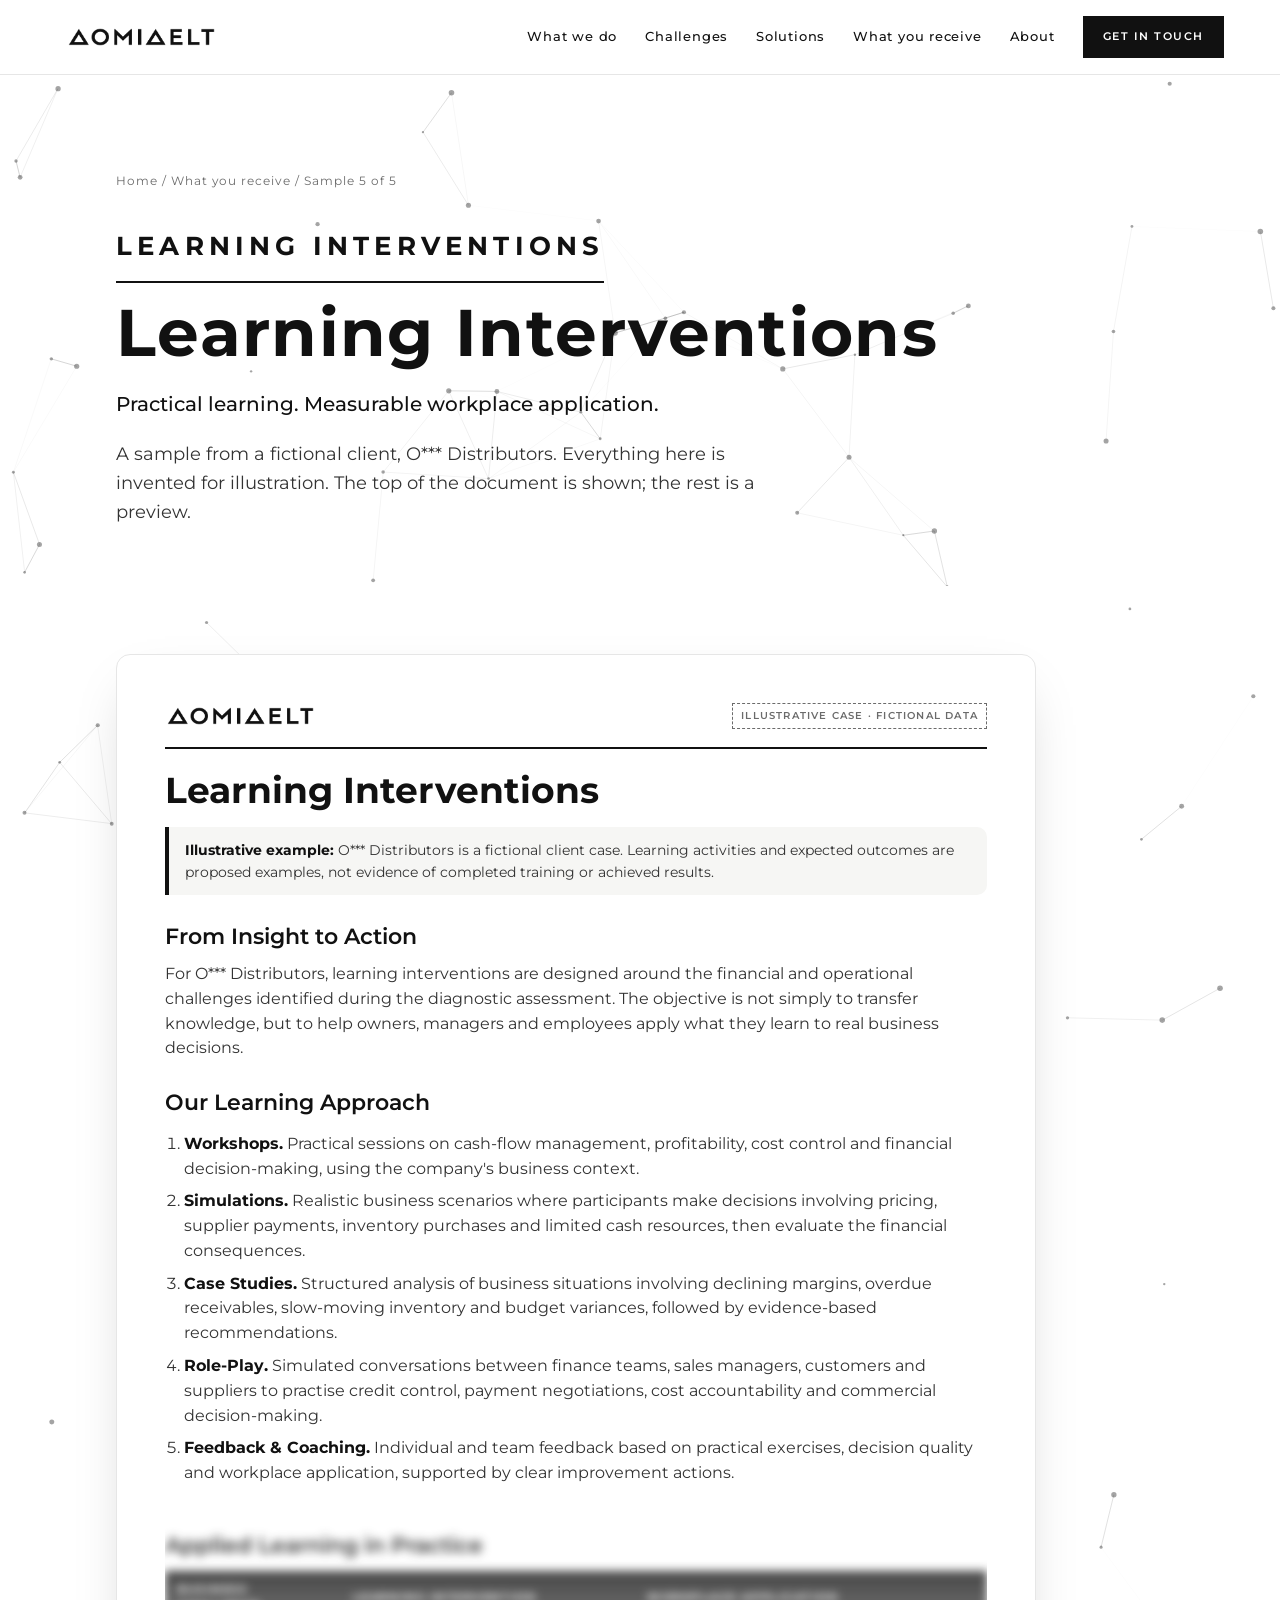
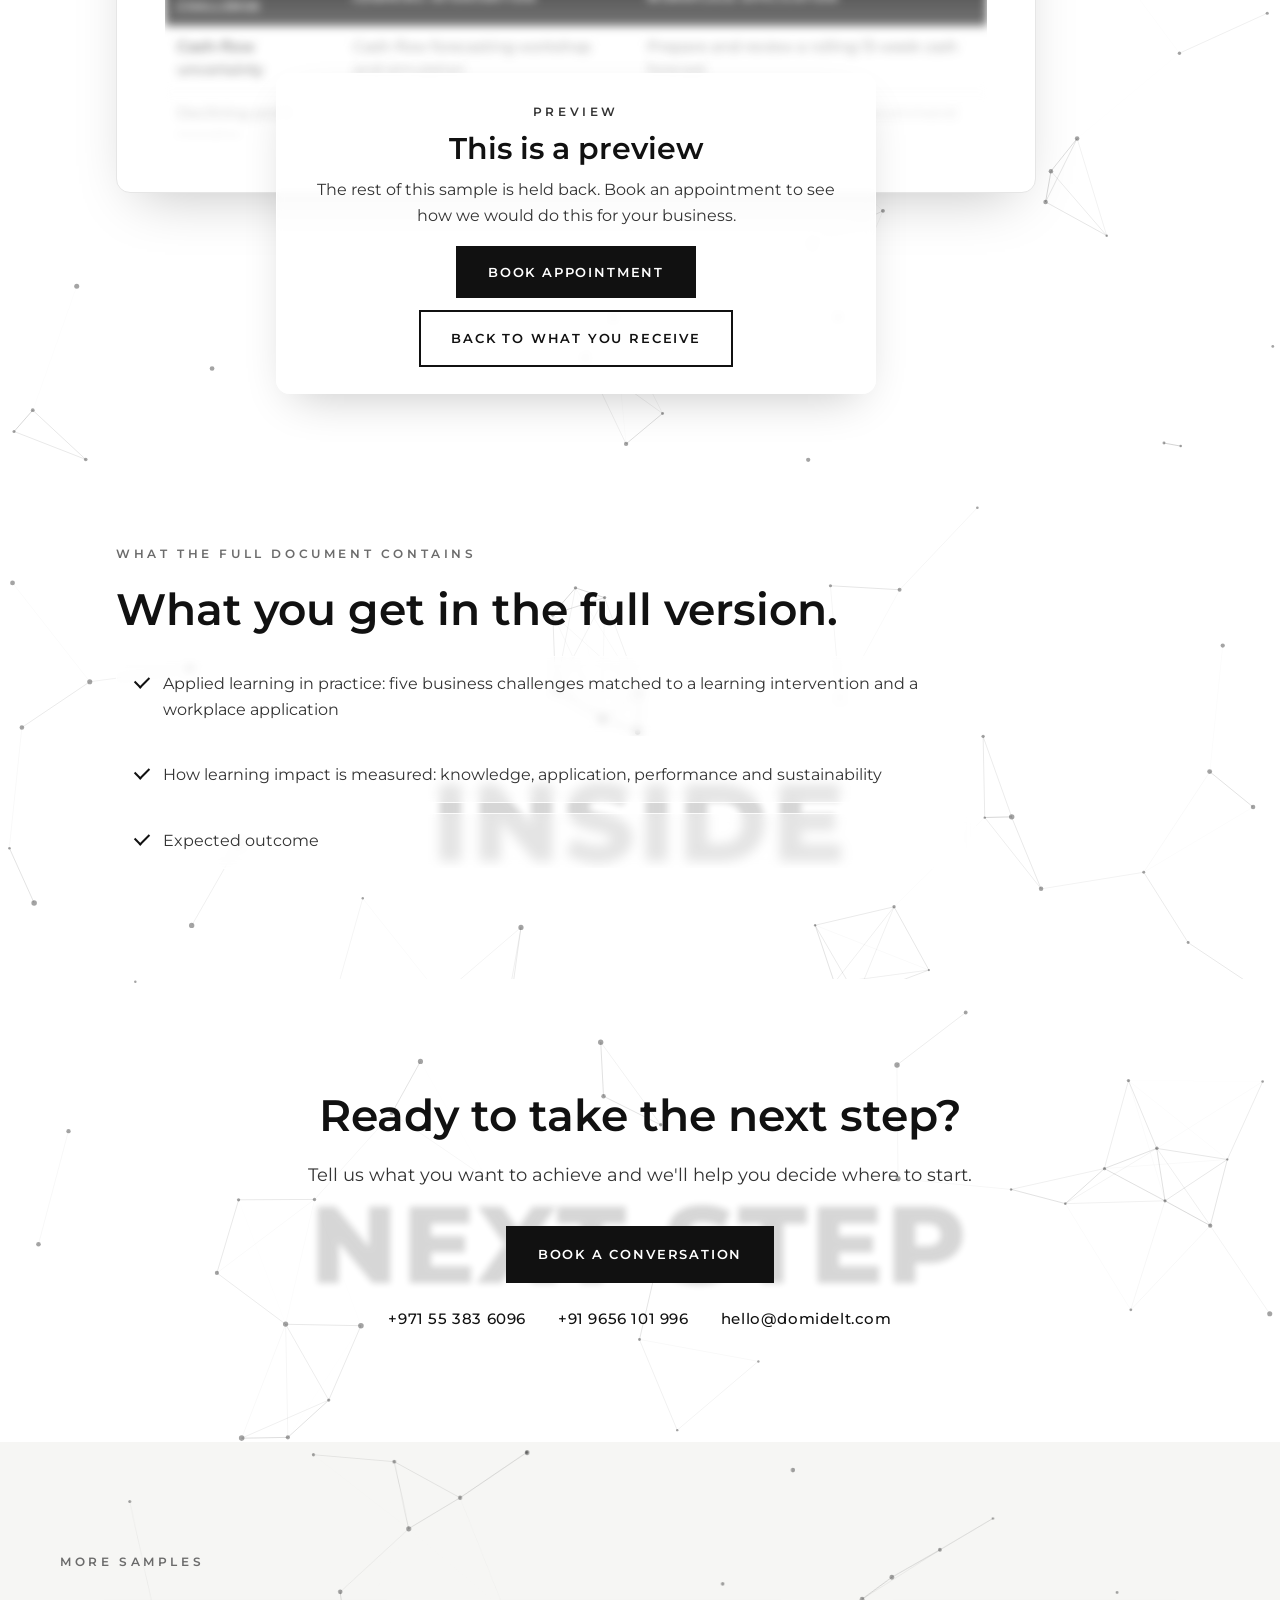
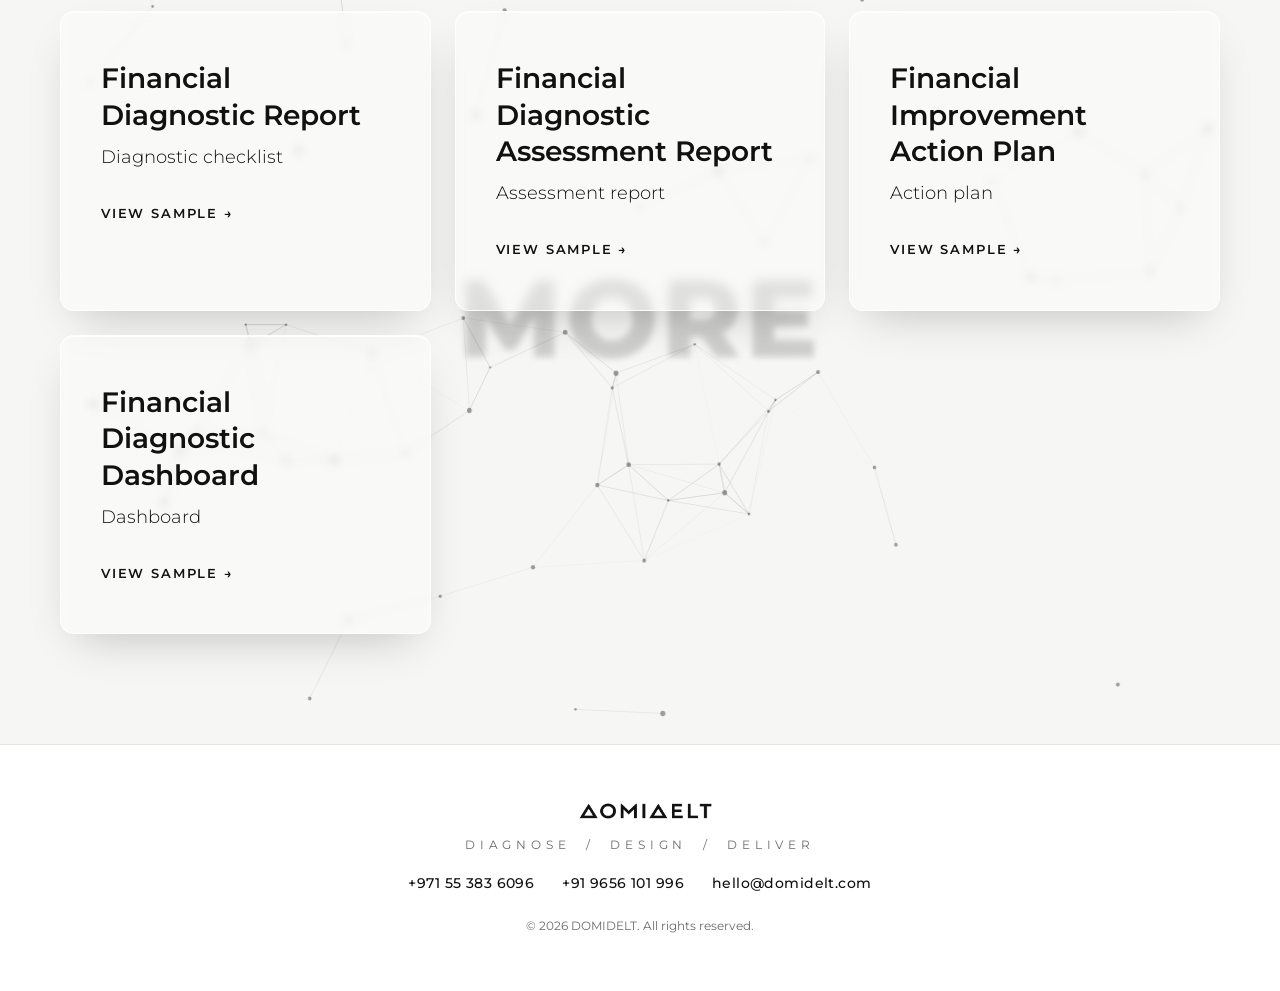
<file: sample-learning/index.html>
<!doctype html>
<html lang="en">
<head>
  <meta charset="utf-8">
  <meta name="viewport" content="width=device-width, initial-scale=1">
  <meta name="color-scheme" content="light dark">
  <title>Sample: Learning Interventions | DOMIDELT</title>
  <meta name="description" content="Illustrative sample of a DOMIDELT learning interventions: Practical learning. Measurable workplace application. Fictional case, all data invented.">
  <link rel="canonical" href="https://domidelt.com/sample-learning/">
  <link rel="icon" href="/favicon.ico" sizes="any">
  <link rel="icon" type="image/png" sizes="32x32" href="/assets/favicon-32.png">
  <link rel="icon" type="image/png" sizes="48x48" href="/assets/favicon-48.png">
  <link rel="icon" type="image/png" sizes="192x192" href="/assets/favicon-192.png">
  <link rel="apple-touch-icon" href="/assets/favicon-180.png">
  <link rel="preconnect" href="https://fonts.googleapis.com">
  <link rel="preconnect" href="https://fonts.gstatic.com" crossorigin>
  <link href="https://fonts.googleapis.com/css2?family=Montserrat:wght@300;400;500;600;700&display=swap" rel="stylesheet">
  <link rel="stylesheet" href="../styles.css?v=6">
</head>
<body data-no-auto>

<header class="nav">
  <a class="brand" href="../" aria-label="DOMIDELT home">
    <picture><source media="(prefers-color-scheme: dark)" srcset="../assets/logo-wordmark-white.png"><img src="../assets/logo-wordmark.png" alt="DOMIDELT" class="brand-logo"></picture>
  </a>
  <nav>
    <a href="../#approach">What we do</a>
    <a href="../#challenges">Challenges</a>
    <a href="../#solutions">Solutions</a>
    <a href="../#receive">What you receive</a>
    <a href="../#about">About</a>
    <a href="mailto:hello@domidelt.com?subject=Enquiry%3A%20Sample%20Learning%20Interventions" class="btn btn-small">Get in touch</a>
  </nav>
</header>

<main>
  <section class="page-hero net-host" data-bg="Sample">
    <p class="crumbs"><a href="../">Home</a> / <a href="../#receive">What you receive</a> / Sample 5 of 5</p>
    <p class="project-name">Learning interventions</p>
    <h1 class="page-title">Learning Interventions</h1>
    <p class="tagline-page">Practical learning. Measurable workplace application.</p>
    <p class="lead left">A sample from a fictional client, O*** Distributors. Everything here is invented for illustration. The top of the document is shown; the rest is a preview.</p>
  </section>

  <section class="section tight" data-bg="Preview">
    <div class="sheet-wrap"><article class="sheet"><div class="sheet-head"><picture><source media="(prefers-color-scheme: dark)" srcset="../assets/logo-wordmark-white.png"><img src="../assets/logo-wordmark.png" alt="DOMIDELT" class="sheet-logo"></picture><span class="badge">Illustrative case · fictional data</span></div><h2 class="doc-title">Learning Interventions</h2><p class="notice"><strong>Illustrative example:</strong> O*** Distributors is a fictional client case. Learning activities and expected outcomes are proposed examples, not evidence of completed training or achieved results.</p><h3>From Insight to Action</h3><p>For O*** Distributors, learning interventions are designed around the financial and operational challenges identified during the diagnostic assessment. The objective is not simply to transfer knowledge, but to help owners, managers and employees apply what they learn to real business decisions.</p><h3>Our Learning Approach</h3><ol class="points"><li><strong>Workshops.</strong> Practical sessions on cash-flow management, profitability, cost control and financial decision-making, using the company's business context.</li><li><strong>Simulations.</strong> Realistic business scenarios where participants make decisions involving pricing, supplier payments, inventory purchases and limited cash resources, then evaluate the financial consequences.</li><li><strong>Case Studies.</strong> Structured analysis of business situations involving declining margins, overdue receivables, slow-moving inventory and budget variances, followed by evidence-based recommendations.</li><li><strong>Role-Play.</strong> Simulated conversations between finance teams, sales managers, customers and suppliers to practise credit control, payment negotiations, cost accountability and commercial decision-making.</li><li><strong>Feedback &amp; Coaching.</strong> Individual and team feedback based on practical exercises, decision quality and workplace application, supported by clear improvement actions.</li></ol><div class="peek" aria-hidden="true"><h3>Applied Learning in Practice</h3><div class="tbl"><table class="doc "><thead><tr><th>Business challenge</th><th>Learning intervention</th><th>Workplace application</th></tr></thead><tbody><tr><td data-label="Business challenge">Cash-flow uncertainty</td><td data-label="Learning intervention">Cash-flow forecasting workshop and simulation</td><td data-label="Workplace application">Prepare and review a rolling 13-week cash forecast.</td></tr><tr><td data-label="Business challenge">Declining profit margins</td><td data-label="Learning intervention">Pricing and profitability case study</td><td data-label="Workplace application">Identify margin leakage and recommend corrective actions.</td></tr></tbody></table></div><h3>Measuring Learning Impact</h3><ul class="points"><li><strong>Knowledge:</strong> Short assessments before and after learning.</li></ul></div></article>
    <aside class="gate card"><p class="eyebrow">Preview</p><h2>This is a preview</h2><p>The rest of this sample is held back. Book an appointment to see how we would do this for your business.</p><div class="gate-cta"><button type="button" class="btn" data-book>Book appointment</button><a class="btn btn-outline" href="../#receive">Back to what you receive</a></div></aside></div>
  </section>

  <section class="section tight" data-bg="Inside">
    <p class="eyebrow">What the full document contains</p>
    <h2>What you get in the full version.</h2>
    <ul class="covers"><li>Applied learning in practice: five business challenges matched to a learning intervention and a workplace application</li><li>How learning impact is measured: knowledge, application, performance and sustainability</li><li>Expected outcome</li></ul>
  </section>

  <section class="section center" data-bg="Next step">
    <h2>Ready to take the next step?</h2>
    <p class="lead">Tell us what you want to achieve and we'll help you decide where to start.</p>
    <a class="btn" href="mailto:hello@domidelt.com?subject=Enquiry%3A%20Sample%20Learning%20Interventions">Book a conversation</a>
    <p class="contact-lines">
      <span class="cl"><a href="tel:+971553836096">+971 55 383 6096</a></span>
      <span class="cl"><a href="tel:+919656101996">+91 9656 101 996</a></span>
      <a href="mailto:hello@domidelt.com">hello@domidelt.com</a>
    </p>
  </section>

  <section class="section alt" data-bg="More">
    <p class="eyebrow">More samples</p>
    <div class="grid two"><a class="split light" href="../sample-diagnostic/"><h3>Financial Diagnostic Report</h3><p>Diagnostic checklist</p><span class="arrow">View sample →</span></a><a class="split light" href="../sample-assessment/"><h3>Financial Diagnostic Assessment Report</h3><p>Assessment report</p><span class="arrow">View sample →</span></a><a class="split light" href="../sample-action-plan/"><h3>Financial Improvement Action Plan</h3><p>Action plan</p><span class="arrow">View sample →</span></a><a class="split light" href="../sample-dashboard/"><h3>Financial Diagnostic Dashboard</h3><p>Dashboard</p><span class="arrow">View sample →</span></a></div>
  </section>
</main>
<footer>
  <div class="foot-brand"><picture><source media="(prefers-color-scheme: dark)" srcset="../assets/logo-wordmark-white.png"><img src="../assets/logo-wordmark.png" alt="DOMIDELT" class="foot-logo"></picture></div>
  <p class="micro">DIAGNOSE&nbsp;&nbsp;/&nbsp;&nbsp;DESIGN&nbsp;&nbsp;/&nbsp;&nbsp;DELIVER</p>
  <p class="foot-contact">
      <span class="cl"><a href="tel:+971553836096">+971 55 383 6096</a></span>
      <span class="cl"><a href="tel:+919656101996">+91 9656 101 996</a></span>
      <a href="mailto:hello@domidelt.com">hello@domidelt.com</a>
    </p>
  <p class="copy">&copy; <span id="y"></span> DOMIDELT. All rights reserved.</p>
</footer>

<script>
document.getElementById('y').textContent = new Date().getFullYear();
</script>
<script src="../site.js?v=7" defer></script>
<script src="../booking.js?v=7" defer></script>
</body>
</html>
</file>
<file: styles.css>
:root {
  --ink: #111111;
  --paper: #ffffff;
  --mute: #6b6b6b;
  --line: #e6e6e6;
  --alt: #f6f6f4;
  --max: 1160px;
  --soft: #333;
  --nav-bg: rgba(255,255,255,.92);
  --hoverb: #bbb;
  color-scheme: light dark;
}

* { box-sizing: border-box; margin: 0; padding: 0; }
html { scroll-behavior: smooth; }
body {
  font-family: "Montserrat", system-ui, -apple-system, "Segoe UI", sans-serif;
  color: var(--ink);
  background: var(--paper);
  line-height: 1.6;
  -webkit-font-smoothing: antialiased;
}
a { color: inherit; text-decoration: none; }
ul { list-style: none; }

/* NAV */
.nav {
  position: sticky; top: 0; z-index: 10;
  display: flex; justify-content: space-between; align-items: center;
  padding: 16px clamp(20px, 5vw, 56px);
  background: var(--nav-bg);
  backdrop-filter: blur(8px);
  border-bottom: 1px solid var(--line);
}
.brand { display: flex; align-items: center; gap: 10px; font-weight: 700; letter-spacing: .22em; font-size: 15px; }
.brand-logo { height: 22px; width: auto; display: block; }
.nav nav { display: flex; align-items: center; gap: 28px; font-size: 13px; font-weight: 500; letter-spacing: .06em; }
.nav nav a:hover { opacity: .6; }

/* BUTTONS */
.btn {
  display: inline-block; padding: 16px 30px;
  background: var(--ink); color: var(--paper);
  border: 2px solid var(--ink);
  font-size: 13px; font-weight: 600; letter-spacing: .14em; text-transform: uppercase;
  transition: .2s;
}
.btn:hover { background: transparent; color: var(--ink); }
.btn-outline { background: transparent; color: var(--ink); }
.btn-outline:hover { background: var(--ink); color: var(--paper); }
.btn-small { padding: 10px 18px; font-size: 11px; }
.btn-small:hover { opacity: 1; }
.btn-light { background: #fff; color: #111; border-color: #fff; }
.btn-light:hover { background: transparent; color: #fff; }

/* HERO */
.hero {
  max-width: var(--max); margin: 0 auto;
  padding: clamp(64px, 12vw, 140px) clamp(20px, 5vw, 56px);
  text-align: center;
}
.hero-logo { height: clamp(150px, 26vw, 250px); width: auto; margin: 0 auto 28px; display: block; }
.contact-logo { height: 64px; width: auto; margin-bottom: 20px; }
.foot-logo { height: 20px; width: auto; }
.eyebrow { font-size: 12px; font-weight: 600; letter-spacing: .3em; text-transform: uppercase; color: var(--mute); margin-bottom: 20px; }
h1 { font-size: clamp(40px, 8vw, 92px); font-weight: 700; letter-spacing: .08em; line-height: 1.05; }
.tagline-big { font-size: clamp(18px, 2.6vw, 28px); font-weight: 300; letter-spacing: .18em; margin: 18px 0 32px; }
.lead { max-width: 680px; margin: 0 auto 36px; font-size: 18px; color: var(--soft); }
.cta-row { display: flex; gap: 16px; justify-content: center; flex-wrap: wrap; margin-bottom: 56px; }
.micro { font-size: 12px; letter-spacing: .4em; color: var(--mute); }

/* SECTIONS */
.section { padding: clamp(56px, 9vw, 110px) clamp(20px, 5vw, 56px); max-width: var(--max); margin: 0 auto; }
.section.dark, .section.alt { max-width: none; }
.section.dark { background: #111; color: #fff; }
.section.dark .eyebrow { color: #aaa; }
.section.dark .lead { color: #ddd; }
.section.alt { background: var(--alt); }
.section.alt > *, .section.dark > * { max-width: var(--max); margin-left: auto; margin-right: auto; }
.section.center { text-align: center; }
.section.center > * { margin-left: auto; margin-right: auto; }
h2 { font-size: clamp(26px, 4vw, 44px); font-weight: 600; line-height: 1.2; margin-bottom: 20px; max-width: 800px; }
.section.center h2 { margin-left: auto; margin-right: auto; }
.section > .lead { margin-left: 0; }
.section.center > .lead { margin-left: auto; }
h3 { font-size: 20px; font-weight: 600; line-height: 1.3; margin-bottom: 10px; }

/* GRIDS & CARDS */
.grid { display: grid; gap: 24px; margin-top: 40px; }
.grid.three { grid-template-columns: repeat(auto-fit, minmax(280px, 1fr)); }
.grid.two { grid-template-columns: repeat(auto-fit, minmax(300px, 1fr)); }
.grid.one { grid-template-columns: 1fr; }

.card { padding: 36px 32px; border: 1px solid var(--line); background: var(--paper); }
.num { display: block; font-size: 13px; letter-spacing: .2em; color: var(--mute); margin-bottom: 16px; }
.project-name { font-size: 12px; font-weight: 700; letter-spacing: .28em; text-transform: uppercase; margin-bottom: 14px; padding-bottom: 14px; border-bottom: 2px solid var(--ink); display: inline-block; }
.for { color: var(--mute); font-size: 15px; margin-bottom: 22px; }
.project ul li { padding: 9px 0; border-top: 1px solid var(--line); font-size: 15px; }
.link { display: inline-block; margin-top: 24px; font-size: 13px; font-weight: 600; letter-spacing: .12em; text-transform: uppercase; border-bottom: 2px solid var(--ink); padding-bottom: 2px; }
.link:hover { opacity: .6; }

.card.wide { display: grid; grid-template-columns: 1fr 1.2fr; gap: 40px; }
.cols { columns: 2; column-gap: 32px; }
.cols li { break-inside: avoid; }

.split {
  display: block; padding: 48px 40px;
  border: 1px solid #444; transition: .25s;
}
.split:hover { background: #fff; color: #111; }
.split h3 { font-size: 26px; }
.split p { font-weight: 300; font-size: 18px; margin-bottom: 28px; }
.arrow { font-size: 13px; font-weight: 600; letter-spacing: .14em; text-transform: uppercase; }

/* CHIPS */
.chips { display: flex; flex-wrap: wrap; gap: 14px; margin-top: 32px; }
.chips span { padding: 14px 22px; border: 1px dashed #aaa; font-weight: 600; font-size: 14px; letter-spacing: .08em; text-transform: uppercase; }
.chips small { display: block; font-weight: 400; font-size: 12px; letter-spacing: .04em; text-transform: none; color: var(--mute); }

/* FOOTER */
footer { text-align: center; padding: 56px 20px; border-top: 1px solid var(--line); }
.foot-brand { display: flex; justify-content: center; align-items: center; gap: 10px; letter-spacing: .22em; margin-bottom: 12px; }
footer .micro { margin: 14px 0; }
.copy { font-size: 12px; color: var(--mute); }

@media (max-width: 760px) {
  .nav nav a:not(.btn) { display: none; }
  .card.wide { grid-template-columns: 1fr; }
  .cols { columns: 1; }
}

/* ---------- PROJECT PAGES ---------- */
.page-hero { max-width: var(--max); margin: 0 auto; padding: clamp(48px, 8vw, 96px) clamp(20px, 5vw, 56px) 24px; }
.crumbs { font-size: 12px; letter-spacing: .08em; color: var(--mute); margin-bottom: 36px; }
.crumbs a:hover { color: var(--ink); text-decoration: underline; }
.page-title { font-size: clamp(30px, 5.4vw, 60px); font-weight: 700; letter-spacing: .02em; line-height: 1.1; max-width: 900px; margin-bottom: 18px; }
.tagline-page { font-size: clamp(16px, 2vw, 20px); font-weight: 500; margin-bottom: 20px; max-width: 760px; }
.lead.left { margin-left: 0; margin-right: 0; }
.cta-row.left { justify-content: flex-start; margin-bottom: 0; }
.section.tight { padding-top: 40px; }

.chips-nav { display: flex; flex-wrap: wrap; gap: 10px; margin: 28px 0 8px; }
.chips-nav a { padding: 10px 16px; border: 1px solid var(--ink); font-size: 13px; font-weight: 500; transition: .2s; }
.chips-nav a b { font-weight: 700; margin-right: 6px; color: var(--mute); }
.chips-nav a:hover { background: var(--ink); color: var(--paper); }
.chips-nav a:hover b { color: var(--hoverb); }
.toolbar { display: flex; gap: 12px; margin: 20px 0 32px; flex-wrap: wrap; }
button.btn { font-family: inherit; cursor: pointer; }

.topics { display: grid; gap: 28px; }
.topic { border: 1px solid var(--line); padding: clamp(24px, 4vw, 40px); scroll-margin-top: 90px; background: var(--paper); }
.topic header { margin-bottom: 20px; }
.topic h3 { font-size: clamp(22px, 3vw, 30px); margin-bottom: 8px; }
.diag { font-size: 17px; color: var(--soft); font-weight: 500; }

.checklist { border: 1px solid var(--ink); margin-bottom: 24px; }
.checklist summary { cursor: pointer; list-style: none; display: flex; justify-content: space-between; align-items: center; gap: 12px; padding: 16px 20px; font-weight: 600; font-size: 14px; letter-spacing: .08em; text-transform: uppercase; }
.checklist summary::-webkit-details-marker { display: none; }
.checklist summary::after { content: "+"; font-size: 22px; font-weight: 400; margin-left: auto; padding-left: 12px; }
.checklist[open] summary::after { content: "–"; }
.checklist[open] summary { background: var(--ink); color: var(--paper); }
.count { font-size: 12px; font-weight: 500; letter-spacing: .04em; text-transform: none; opacity: .75; }
.checklist ul { padding: 8px 20px 4px; }
.checklist li { border-bottom: 1px solid var(--line); }
.checklist li:last-child { border-bottom: 0; }
.checklist label { display: flex; gap: 14px; align-items: flex-start; padding: 13px 0; cursor: pointer; font-size: 15px; }
.checklist input { margin-top: 4px; width: 18px; height: 18px; flex: none; accent-color: var(--ink); }
.hint { padding: 0 20px 18px; font-size: 12px; color: var(--mute); }

.deliver { background: var(--alt); padding: 24px 28px; border-left: 4px solid var(--ink); }
.deliver h4 { font-size: 12px; letter-spacing: .26em; text-transform: uppercase; margin-bottom: 10px; }
.deliver p { font-size: 16px; color: var(--soft); }

.flow { list-style: none; margin: 36px 0 36px; counter-reset: s; display: grid; gap: 0; max-width: 900px; }
.flow li { counter-increment: s; display: grid; grid-template-columns: 56px 150px 1fr; gap: 12px; align-items: baseline; padding: 20px 0; border-top: 1px solid #444; }
.flow li::before { content: "0" counter(s); color: #888; font-size: 13px; letter-spacing: .2em; }
.flow strong { letter-spacing: .2em; font-size: 14px; }
.flow span { color: #ddd; }
.closing { font-size: clamp(16px, 2vw, 20px); font-weight: 600; letter-spacing: .02em; border-top: 2px solid #fff; padding-top: 24px; max-width: 900px; }
.split.light { border-color: #ccc; }
.split.light:hover { background: var(--ink); color: var(--paper); }

@media (max-width: 760px) {
  .flow li { grid-template-columns: 40px 1fr; }
  .flow span { grid-column: 2; }
  .deliver { padding: 20px; }
}

/* ---------- CLICKABLE PROJECT CARDS ---------- */
.card.project { position: relative; transition: transform .2s, box-shadow .2s, border-color .2s; }
.card.project .link::after { content: ""; position: absolute; inset: 0; }
.card.project:hover { border-color: var(--ink); box-shadow: 0 10px 30px rgba(0,0,0,.09); transform: translateY(-3px); }
.card.project:focus-within { outline: 2px solid var(--ink); outline-offset: 3px; }
.card.project:hover .link { border-bottom-width: 3px; }

/* ---------- CONTACT ---------- */
picture { display: contents; }
.contact-lines { display: flex; flex-wrap: wrap; justify-content: center; gap: 10px 32px; margin-top: 28px; font-size: 15px; font-weight: 500; letter-spacing: .04em; }
.contact-lines a, .foot-contact a { border-bottom: 1px solid transparent; transition: border-color .2s; }
.contact-lines a:hover, .foot-contact a:hover { border-bottom-color: currentColor; }
.section.dark .contact-lines a { color: #fff; }
.section.center:not(.dark) .contact-lines { margin-top: 24px; }
.foot-contact { display: flex; flex-wrap: wrap; justify-content: center; gap: 8px 28px; margin: 18px 0 20px; font-size: 14px; font-weight: 500; letter-spacing: .03em; }

/* ---------- DARK MODE ---------- */
@media (prefers-color-scheme: dark) {
  :root {
    --ink: #f4f4f2; --paper: #0d0d0d; --mute: #9b9b9b; --line: #2b2b2b; --alt: #171717;
    --soft: #d4d4d4; --nav-bg: rgba(13,13,13,.92); --hoverb: #555;
  }
  .section.dark { background: #1a1a1a; }
  .split.light { border-color: #333; }
  .card.project:hover { box-shadow: 0 10px 30px rgba(255,255,255,.06); }
  .chips span { border-color: #555; }
}

.hero h1 { margin-bottom: 28px; }

/* =====================================================
   HOME PAGE V2
   ===================================================== */
html { scroll-padding-top: 80px; }

/* hero */
.hero-d { height: clamp(64px, 9vw, 96px); width: auto; margin: 0 auto 28px; display: block; }
.hero h1 { font-size: clamp(32px, 6vw, 68px); letter-spacing: .005em; line-height: 1.08; max-width: 920px; margin: 0 auto 22px; }
.hero .tagline-big { font-size: clamp(20px, 3.2vw, 34px); font-weight: 600; letter-spacing: .16em; margin: 0 0 30px; }
.cta-row { align-items: center; }
.link.talk { margin-top: 0; }

/* problems */
.problems { margin-top: 36px; }
a.problem { display: flex; flex-direction: column; gap: 14px; padding: 32px 28px; border: 1px solid var(--line); background: var(--paper); transition: transform .2s, box-shadow .2s, border-color .2s; }
a.problem:hover, a.problem:focus-visible { border-color: var(--ink); transform: translateY(-3px); box-shadow: 0 10px 30px rgba(0,0,0,.09); }
.problem .tag { font-size: 12px; font-weight: 700; letter-spacing: .24em; text-transform: uppercase; color: var(--mute); }
.problem .quote { font-size: clamp(19px, 2vw, 22px); font-weight: 600; line-height: 1.35; }
.problem .fix { margin-top: auto; padding-top: 10px; font-size: 13px; font-weight: 600; letter-spacing: .1em; text-transform: uppercase; }

/* approach */
.steps { margin-top: 36px; }
.step h3 { font-size: 28px; }
.step p { color: var(--soft); }
.step .get { margin-top: 22px; font-size: 12px; font-weight: 700; letter-spacing: .24em; text-transform: uppercase; color: var(--mute); }
.step ul { margin-top: 10px; }
.step ul li { padding: 9px 0; border-top: 1px solid var(--line); font-size: 15px; }
.follow { display: grid; grid-template-columns: repeat(auto-fit, minmax(280px, 1fr)); gap: 24px; margin-top: 28px; padding-top: 24px; border-top: 2px solid var(--ink); }
.follow p { color: var(--soft); }
.follow strong { color: var(--ink); }

/* solutions */
.academy { margin-top: 56px; scroll-margin-top: 90px; }
.academy-name { font-size: clamp(24px, 3.2vw, 34px); margin-bottom: 4px; }
.academy-line { color: var(--mute); font-size: 18px; margin-bottom: 4px; }
.academy .grid { margin-top: 24px; }
.project-name { font-size: clamp(17px, 1.7vw, 21px); letter-spacing: .2em; }
.card.project h3 { font-size: clamp(20px, 2vw, 23px); }
.card.project .for { font-size: 16px; }
.teaser { font-size: 13px; letter-spacing: .06em; color: var(--mute); font-weight: 500; }
.page-hero .project-name { font-size: clamp(20px, 2.4vw, 26px); }
.page-title { font-size: clamp(32px, 5.8vw, 66px); }
.split.light h3 { font-size: 28px; }

/* what a client receives */
.recv { display: grid; grid-template-columns: repeat(3, 1fr); gap: 24px; margin-top: 36px; }
.recv-card { background: var(--paper); border: 1px solid var(--line); padding: 28px; display: flex; flex-direction: column; }
.recv-card.span2 { grid-column: span 2; }
.recv-card.span3 { grid-column: 1 / -1; }
.recv-tag { font-size: 14px; font-weight: 700; letter-spacing: .12em; text-transform: uppercase; display: flex; flex-wrap: wrap; align-items: center; gap: 10px; margin-bottom: 8px; }
.recv-sub { color: var(--soft); font-size: 15px; margin-bottom: 18px; }
.badge { font-size: 10px; font-weight: 600; letter-spacing: .12em; padding: 4px 8px; border: 1px dashed var(--mute); color: var(--mute); text-transform: uppercase; }
.badge.real { border-style: solid; border-color: var(--ink); color: var(--ink); }
.checks li { border-bottom: 1px solid var(--line); }
.checks li:last-child { border-bottom: 0; }
.checks label { display: flex; gap: 14px; align-items: flex-start; padding: 11px 0; cursor: pointer; font-size: 15px; }
.checks input { margin-top: 4px; width: 18px; height: 18px; flex: none; accent-color: var(--ink); }
.recv-foot { margin-top: 14px; font-size: 13px; color: var(--mute); }
a.inline { color: var(--ink); font-weight: 600; border-bottom: 1px solid currentColor; }
.outline { padding-left: 22px; }
.outline li { padding: 8px 0; border-bottom: 1px solid var(--line); font-size: 15px; }
.outline li:last-child { border-bottom: 0; }
table.mini { width: 100%; border-collapse: collapse; font-size: 14px; }
table.mini th { text-align: left; font-size: 11px; letter-spacing: .14em; text-transform: uppercase; color: var(--mute); padding: 8px 10px; border-bottom: 2px solid var(--ink); }
table.mini td { padding: 11px 10px; border-bottom: 1px solid var(--line); color: var(--mute); }
.dash { display: grid; gap: 14px; margin-top: 4px; }
.dash div { display: grid; grid-template-columns: 80px 1fr; align-items: center; gap: 12px; font-size: 13px; color: var(--soft); }
.dash i { display: block; height: 14px; width: var(--w); background: var(--ink); opacity: .85; }
.pills { display: flex; flex-wrap: wrap; gap: 10px; }
.pills span { padding: 10px 16px; border: 1px solid var(--ink); font-size: 14px; font-weight: 500; }

/* about */
.about-grid { display: grid; grid-template-columns: 1.2fr 1fr; gap: clamp(28px, 5vw, 64px); margin-top: 28px; align-items: start; }
.about-grid .lead { margin-bottom: 24px; }
.placeholder { border: 2px dashed var(--mute); color: var(--mute); padding: 20px 24px; font-size: 15px; }
.about-label { font-size: 12px; font-weight: 700; letter-spacing: .24em; text-transform: uppercase; color: var(--mute); margin-bottom: 12px; }
.principles li { padding: 12px 0; border-top: 1px solid var(--line); font-size: 16px; color: var(--soft); }
.principles strong { color: var(--ink); }
.process-label { margin-top: 56px; }
.process { list-style: none; display: grid; grid-template-columns: repeat(auto-fit, minmax(220px, 1fr)); gap: 0; counter-reset: p; border-top: 2px solid var(--ink); }
.process li { counter-increment: p; padding: 22px 24px 22px 0; display: flex; flex-direction: column; gap: 6px; }
.process li::before { content: "0" counter(p); font-size: 13px; letter-spacing: .2em; color: var(--mute); }
.process strong { font-size: 18px; }
.process span { color: var(--soft); font-size: 15px; }

@media (max-width: 900px) {
  .recv { grid-template-columns: 1fr; }
  .recv-card.span2, .recv-card.span3 { grid-column: auto; }
  .about-grid { grid-template-columns: 1fr; }
}
@media (max-width: 1000px) { .nav nav { gap: 18px; } }

/* responsive fixes */
.recv, .grid { min-width: 0; }
.recv-card { min-width: 0; }
.nav nav a, .nav .btn-small { white-space: nowrap; }
@media (max-width: 900px) { .recv { grid-template-columns: minmax(0, 1fr); } }
@media (max-width: 880px) { .nav nav a:not(.btn) { display: none; } }
@media (max-width: 600px) {
  .recv-card { padding: 22px 18px; }
  table.mini { font-size: 13px; }
  table.mini th, table.mini td { padding: 8px 6px; }
}

/* =====================================================
   COLLAPSIBLE DELIVERABLE BOXES
   ===================================================== */
.boxes { display: grid; grid-template-columns: repeat(6, minmax(0, 1fr)); gap: 24px; margin-top: 32px; align-items: start; }
.box { grid-column: span 2; background: var(--paper); border: 1px solid var(--line); transition: border-color .2s, box-shadow .2s; }
.box.half { grid-column: span 3; }
.box:hover, .box[open] { border-color: var(--ink); }
.box:hover { box-shadow: 0 8px 24px rgba(0,0,0,.07); }
.box summary { list-style: none; cursor: pointer; display: flex; flex-direction: column; align-items: flex-start; gap: 8px; padding: 26px 56px 26px 26px; position: relative; }
.box summary::-webkit-details-marker { display: none; }
.box summary::after { content: "+"; position: absolute; right: 22px; top: 20px; font-size: 28px; font-weight: 300; line-height: 1; }
.box[open] summary::after { content: "–"; }
.box summary:focus-visible { outline: 2px solid var(--ink); outline-offset: -4px; }
.box-title { font-size: 15px; font-weight: 700; letter-spacing: .12em; text-transform: uppercase; }
.box-desc { color: var(--soft); font-size: 15px; }
.box-body { padding: 18px 26px 26px; border-top: 1px solid var(--line); }
.box-body .recv-sub { margin-bottom: 10px; }

/* about profile */
.profile { border: 1px solid var(--ink); padding: clamp(22px, 3vw, 32px); }
.profile-name { font-size: clamp(26px, 3.4vw, 36px); font-weight: 700; line-height: 1.1; }
.profile-role { font-size: 17px; font-weight: 600; margin: 8px 0 14px; }
.profile-statement { color: var(--soft); margin-bottom: 24px; }
.profile .about-label { margin-top: 18px; }
.pills.small span { padding: 7px 12px; font-size: 13px; }
.creds li { padding: 9px 0; border-top: 1px solid var(--line); font-size: 15px; color: var(--soft); }
.creds strong { color: var(--ink); }
.process { grid-template-columns: repeat(3, minmax(0, 1fr)); }

@media (max-width: 900px) {
  .boxes { grid-template-columns: minmax(0, 1fr); }
  .box, .box.half { grid-column: auto; }
  .process { grid-template-columns: minmax(0, 1fr); }
}

/* =====================================================
   WHATSAPP, WORKFLOW BOXES, SINGLE-CHECKLIST PAGES
   ===================================================== */
.cl { display: inline-flex; align-items: center; gap: 12px; flex-wrap: wrap; justify-content: center; }
a.wa { display: inline-flex; align-items: center; gap: 6px; border: 1px solid currentColor; padding: 4px 10px; font-size: 12px; font-weight: 600; letter-spacing: .08em; text-transform: uppercase; transition: background .2s, color .2s; }
a.wa:hover { background: var(--ink); color: var(--paper); border-bottom-color: var(--ink); }
.section.dark a.wa:hover { background: #fff; color: #111; border-color: #fff; }
a.wa .ico { width: 15px; height: 15px; flex: none; }
.contact-lines, .foot-contact { align-items: center; }

/* boxes become a numbered workflow */
.boxes { display: flex; flex-direction: column; gap: 0; max-width: 960px; }
.box summary { display: grid; grid-template-columns: 44px minmax(0, 1fr) auto; align-items: center; column-gap: 18px; padding: 22px 64px 22px 22px; }
.box summary::after { top: 50%; transform: translateY(-50%); right: 24px; }
.box-num { width: 44px; height: 44px; border: 2px solid var(--ink); border-radius: 50%; display: flex; align-items: center; justify-content: center; font-weight: 700; font-size: 16px; }
.box-main { display: flex; flex-direction: column; gap: 6px; min-width: 0; }
.box-body { padding: 18px 26px 26px 84px; }
.flow-arrow { display: flex; align-items: center; height: 46px; padding-left: 33px; color: var(--ink); }
.flow-arrow svg { width: 22px; height: 22px; }
@media (max-width: 700px) {
  .box summary { grid-template-columns: 40px minmax(0, 1fr); padding: 18px 52px 18px 16px; column-gap: 14px; row-gap: 10px; }
  .box-num { width: 40px; height: 40px; }
  .box summary .badge { grid-column: 2; justify-self: start; }
  .box summary::after { right: 16px; }
  .box-body { padding: 16px 18px 22px; }
  .flow-arrow { padding-left: 29px; }
}

/* single-checklist project pages */
.reset-row { margin: 4px 20px 22px; }
.topic.single { padding: clamp(20px, 3vw, 32px); }

/* uniform workflow box width */
.boxes{align-items:stretch}
.boxes .box{width:100%}

/* =====================================================
   V3: no arrows, small WhatsApp icon, FAQ, popup
   ===================================================== */
.flow-arrow { display: none; }
.boxes { gap: 14px; }

a.wa { border: 0; padding: 0; margin-left: 2px; letter-spacing: 0; color: inherit; opacity: .85; }
a.wa:hover, .section.dark a.wa:hover { background: none; color: inherit; opacity: 1; transform: scale(1.12); }
a.wa .ico { width: 16px; height: 16px; }
.cl { gap: 8px; }

/* FAQ */
.faq-list { max-width: 860px; margin-top: 28px; border-top: 1px solid var(--line); }
.faq-item { border-bottom: 1px solid var(--line); }
.faq-q { width: 100%; display: flex; justify-content: space-between; align-items: center; gap: 16px; text-align: left; background: none; border: 0; color: inherit; font: inherit; font-weight: 600; font-size: clamp(15px, 1.6vw, 17px); padding: 20px 4px; cursor: pointer; }
.faq-q::after { content: "+"; font-weight: 400; font-size: 22px; line-height: 1; flex: none; transition: transform .2s; }
.faq-a { max-height: 0; overflow: hidden; transition: max-height .3s ease; color: var(--soft); font-size: 15px; }
.faq-a p { padding: 0 4px 20px; max-width: 70ch; }
.faq-item.open .faq-a { max-height: 220px; }
.faq-item.open .faq-q::after { transform: rotate(45deg); }
@media (hover: hover) {
  .faq-item:hover .faq-a { max-height: 220px; }
  .faq-item:hover .faq-q::after { transform: rotate(45deg); }
}
.faq-q:focus-visible { outline: 2px solid var(--ink); outline-offset: 2px; }

@media (prefers-reduced-motion: reduce) { .faq-a { transition: none; } }

/* =====================================================
   V4: floating cards, blurred section words, dot network,
   triangle figure, connected flow, checklist guidance
   ===================================================== */

/* scroll reveal: cards rise from the bottom (only when JS is running) */
.js .rv { opacity: 0; transform: translateY(46px); transition: opacity .7s ease, transform .85s cubic-bezier(.2,.8,.2,1); transition-delay: var(--d, 0s); }
.js .rv.in { opacity: 1; transform: none; }

/* floating cards */
.card, .problem, .topic, .box, .profile, .path, .split.light, .howto {
  border-radius: 14px;
  box-shadow: 0 14px 36px -14px rgba(0,0,0,.2), 0 2px 6px rgba(0,0,0,.04);
}
.card.project:hover, .problem:hover, .path:hover { box-shadow: 0 22px 46px -16px rgba(0,0,0,.28); }
.deliver { border-radius: 0 12px 12px 0; }
@media (prefers-color-scheme: dark) {
  .card, .problem, .topic, .box, .profile, .path, .split.light, .howto {
    box-shadow: 0 14px 40px -14px rgba(0,0,0,.8), inset 0 1px 0 rgba(255,255,255,.05);
  }
}

/* blurred section word behind each section */
.section[data-bg], .page-hero[data-bg] { position: relative; isolation: isolate; overflow: hidden; }
.section[data-bg]::before {
  content: attr(data-bg);
  position: absolute; left: 50%; top: 50%; z-index: -1; pointer-events: none; user-select: none;
  transform: translate(-50%, calc(-50% + var(--py, 0) * 1px));
  font-size: clamp(48px, 11vw, 150px); font-weight: 800; letter-spacing: .04em; text-transform: uppercase; white-space: nowrap;
  color: var(--ink); opacity: .055; filter: blur(5px);
}
.section.dark[data-bg]::before { color: #fff; opacity: .06; }
@media (prefers-color-scheme: dark) { .section[data-bg]::before { opacity: .07; } }

/* dot network canvas */
.net-host { position: relative; isolation: isolate; overflow: hidden; }
.net { position: absolute; inset: 0; z-index: -1; pointer-events: none; }

/* home hero */
.hero.net-host { padding-bottom: clamp(48px, 7vw, 90px); }
.hero-eyebrow { font-size: 12px; font-weight: 600; letter-spacing: .3em; text-transform: uppercase; color: var(--mute); margin-bottom: 18px; }
.hero h1 { font-size: clamp(30px, 5vw, 56px); max-width: 880px; }
.hero .lead { margin-bottom: 34px; }
.paths { display: grid; grid-template-columns: repeat(2, minmax(0, 1fr)); gap: 20px; max-width: 820px; margin: 0 auto 26px; text-align: left; }
.path { display: flex; flex-direction: column; gap: 8px; padding: 26px 26px 22px; background: var(--paper); border: 1px solid var(--line); transition: transform .2s, box-shadow .2s, border-color .2s; }
.path:hover { transform: translateY(-4px); border-color: var(--ink); }
.path-k { font-size: 11px; font-weight: 700; letter-spacing: .24em; text-transform: uppercase; color: var(--mute); }
.path strong { font-size: clamp(20px, 2.4vw, 25px); font-weight: 700; line-height: 1.25; }
.path > span:not(.path-k):not(.path-go) { font-size: 15px; color: var(--soft); }
.path-go { margin-top: auto; padding-top: 8px; font-size: 12px; font-weight: 700; letter-spacing: .12em; text-transform: uppercase; }
@media (max-width: 700px) { .paths { grid-template-columns: minmax(0, 1fr); } .path { padding: 20px 20px 18px; } }

/* triangle figure */
.net-fig { max-width: 680px; margin: 34px auto 20px; }
.net-fig svg { width: 100%; height: auto; display: block; overflow: visible; color: var(--ink); font-family: inherit; }
.net-fig .edge { fill: none; stroke: currentColor; stroke-width: 2.2; stroke-linecap: round; }
.net-fig .base { stroke-width: 1.6; opacity: .55; }
.net-fig .ray { stroke-width: 1; opacity: .22; }
.net-fig .dotx { fill: currentColor; opacity: .35; }
.net-fig .node { fill: currentColor; }
.net-fig .node.sm { fill: var(--paper); stroke: currentColor; stroke-width: 2.2; }
.net-fig .halo { fill: none; stroke: currentColor; stroke-width: 1; opacity: .25; }
.net-fig .lbl { fill: currentColor; font-size: 19px; font-weight: 700; letter-spacing: .12em; text-transform: uppercase; text-anchor: middle; }
.net-fig .lbl.sm { font-size: 14px; letter-spacing: .1em; }
.net-fig .sub { fill: var(--mute); font-size: 13.5px; font-weight: 500; text-anchor: middle; }
.js .net-fig:not(.in) .edge { stroke-dasharray: 1; stroke-dashoffset: 1; }
.js .net-fig:not(.in) .node, .js .net-fig:not(.in) .halo, .js .net-fig:not(.in) .lbl, .js .net-fig:not(.in) .sub, .js .net-fig:not(.in) .dotx { opacity: 0; }
.net-fig .edge { stroke-dasharray: 1; stroke-dashoffset: 0; transition: stroke-dashoffset .95s ease var(--d, 0s); }
.net-fig .node, .net-fig .halo, .net-fig .lbl, .net-fig .sub, .net-fig .dotx { transition: opacity .6s ease var(--d, 0s); }
.net-fig .node.sm, .net-fig .node { transform-box: fill-box; transform-origin: center; }
.net-fig.in .node.pulse { animation: dmdpulse 2.6s ease-in-out infinite; animation-delay: calc(var(--d, 0s) + 1s); }
@keyframes dmdpulse { 0%,100% { transform: scale(1); } 50% { transform: scale(1.22); } }
@media (max-width: 560px) {
  .net-fig .lbl { font-size: 24px; } .net-fig .lbl.sm { font-size: 19px; } .net-fig .sub { font-size: 17px; }
}
@media (prefers-reduced-motion: reduce) { .net-fig .edge, .net-fig .node, .net-fig .halo, .net-fig .lbl, .net-fig .sub { transition: none; animation: none; } }

/* project pages: connected-dot flow replaces the numbered list */
.flow { grid-template-columns: repeat(5, minmax(0, 1fr)); max-width: none; gap: 0; margin: 44px 0 40px; }
.flow li { display: flex; flex-direction: column; align-items: flex-start; gap: 8px; padding: 36px 14px 0 0; border-top: 0; position: relative; }
.flow li::before { content: ""; position: absolute; top: 0; left: 0; width: 16px; height: 16px; border-radius: 50%; background: #fff; box-shadow: 0 0 0 6px rgba(255,255,255,.14); transition: transform .5s ease var(--d, 0s); }
.flow li::after { content: ""; position: absolute; top: 7px; left: 16px; right: 0; height: 2px; background: rgba(255,255,255,.85); transform-origin: left; transition: transform .8s ease calc(var(--d, 0s) + .25s); }
.flow li:last-child::after { display: none; }
.flow li:nth-child(1) { --d: 0s; } .flow li:nth-child(2) { --d: .55s; } .flow li:nth-child(3) { --d: 1.1s; } .flow li:nth-child(4) { --d: 1.65s; } .flow li:nth-child(5) { --d: 2.2s; }
.js .flow:not(.in) li::before { transform: scale(0); }
.js .flow:not(.in) li::after { transform: scaleX(0); }
.flow strong::before { content: "0" counter(s) "  "; color: #888; font-weight: 600; letter-spacing: .12em; }
.flow span { font-size: 14.5px; line-height: 1.5; }
@media (max-width: 760px) {
  .flow { grid-template-columns: minmax(0, 1fr); }
  .flow li { padding: 0 0 26px 38px; min-height: 40px; }
  .flow li::before { top: 3px; }
  .flow li::after { top: 19px; bottom: -3px; left: 7px; right: auto; width: 2px; height: auto; transform-origin: top; }
  .js .flow:not(.in) li::after { transform: scaleY(0); }
}

/* checklist guidance */
.howto { margin: 26px 0 8px; padding: 20px 24px; background: var(--paper); border: 1px solid var(--line); border-left: 4px solid var(--ink); max-width: 860px; }
.howto strong { display: block; font-size: 12px; letter-spacing: .24em; text-transform: uppercase; margin-bottom: 8px; }
.howto p { color: var(--soft); font-size: 15.5px; }
.howto b { color: var(--ink); }
.result { margin: 6px 0 14px; padding: 10px 14px; font-size: 13.5px; font-weight: 600; border-radius: 8px; background: var(--alt); color: var(--soft); transition: background .25s, color .25s; }
.result.part { background: rgba(214,148,0,.14); color: var(--ink); }
.result.good { background: rgba(34,150,90,.16); color: var(--ink); }

/* tighter first screen so both path cards show without scrolling */
.hero.net-host { padding-top: clamp(28px, 4vw, 52px); padding-bottom: clamp(36px, 5vw, 64px); }
.hero.net-host .hero-d { height: clamp(46px, 5.5vw, 62px); margin-bottom: 16px; }
.hero.net-host .hero-eyebrow { margin-bottom: 12px; }
.hero.net-host h1 { font-size: clamp(28px, 4.2vw, 48px); margin-bottom: 14px; }
.hero.net-host .tagline-big { font-size: clamp(16px, 2.2vw, 22px); margin-bottom: 14px; }
.hero.net-host .lead { font-size: clamp(15px, 1.6vw, 17px); margin-bottom: 24px; }
.hero.net-host .paths { margin-bottom: 18px; }
.hero.net-host .path { padding: 20px 22px 18px; }

/* =====================================================
   V5: compact interactive triangle, frosted glass cards,
   stronger blurred section words
   ===================================================== */
.tri { display: grid; grid-template-columns: minmax(0, 420px) minmax(0, 1fr); gap: clamp(24px, 5vw, 64px); align-items: center; margin: 30px 0 14px; }
.tri .net-fig { margin: 0; max-width: 420px; width: 100%; }
.net-fig .lbl { font-size: 15px; letter-spacing: .12em; }
.net-fig .sub { font-size: 12px; }
.net-fig .edge { stroke-width: 2; }
.net-fig .hit { fill: transparent; pointer-events: all; }
.net-fig .hot { cursor: pointer; outline: none; }
.net-fig .hot .node, .net-fig .hot .halo { transition: transform .25s ease, opacity .25s ease; }
.net-fig .hot:hover .node, .net-fig .hot.on .node { transform: scale(1.4); animation: none; }
.net-fig .hot:hover .halo, .net-fig .hot.on .halo { opacity: .7; transform: scale(1.25); transform-box: fill-box; transform-origin: center; }
.net-fig .hot:focus-visible .halo { opacity: 1; stroke-width: 2; }
@media (max-width: 560px) { .net-fig .lbl { font-size: 18px; } .net-fig .sub { font-size: 14px; } }

.tri-panel { position: relative; min-height: 250px; display: flex; }
.tri-hint, .tri-card { width: 100%; padding: clamp(22px, 3vw, 34px); align-self: stretch; }
.tri-hint { display: flex; flex-direction: column; justify-content: center; gap: 8px; }
.tri-hint.off { display: none; }
.tri-hint p, .tri-card p { color: var(--soft); }
.tri-card .num, .tri-hint .num { font-size: 12px; letter-spacing: .24em; text-transform: uppercase; color: var(--mute); font-weight: 600; }
.tri-card h3 { font-size: clamp(24px, 3vw, 32px); margin: 6px 0 8px; }
.tri-card .get { margin-top: 18px; font-size: 12px; font-weight: 700; letter-spacing: .24em; text-transform: uppercase; color: var(--mute); }
.tri-card ul { margin-top: 8px; }
.tri-card li { padding: 8px 0; border-top: 1px solid var(--line); font-size: 15px; }
.js .tri-card { display: none; }
.js .tri-card.on { display: block; animation: dmdin .35s ease both; }
.tri-panel { flex-direction: column; gap: 14px; }
.js .tri-panel { display: grid; }
@keyframes dmdin { from { opacity: 0; transform: translateY(10px); } to { opacity: 1; transform: none; } }
@media (max-width: 820px) { .tri { grid-template-columns: minmax(0, 1fr); } .tri .net-fig { max-width: 380px; margin: 0 auto; } .tri-panel { min-height: 0; } }

/* frosted glass: the blurred section word shows softly through the cards */
.card, .problem, .topic, .box, .profile, .path, .split.light, .howto, .tri-card, .tri-hint {
  background: rgba(255,255,255,.52);
  -webkit-backdrop-filter: blur(10px) saturate(150%); backdrop-filter: blur(10px) saturate(150%);
  border: 1px solid rgba(255,255,255,.8);
  box-shadow: 0 18px 44px -18px rgba(0,0,0,.24), inset 0 1px 0 rgba(255,255,255,.85);
}
.topic { background: rgba(255,255,255,.62); }
.box[open] { background: rgba(255,255,255,.7); }
.card.project:hover, .problem:hover, .path:hover { border-color: rgba(0,0,0,.55); }
@media (prefers-color-scheme: dark) {
  .card, .problem, .topic, .box, .profile, .path, .split.light, .howto, .tri-card, .tri-hint {
    background: rgba(34,34,34,.5);
    border: 1px solid rgba(255,255,255,.13);
    box-shadow: 0 18px 44px -18px rgba(0,0,0,.85), inset 0 1px 0 rgba(255,255,255,.08);
  }
  .topic { background: rgba(30,30,30,.6); }
  .box[open] { background: rgba(40,40,40,.65); }
  .card.project:hover, .problem:hover, .path:hover { border-color: rgba(255,255,255,.5); }
}
.section[data-bg]::before { font-size: clamp(56px, 14vw, 200px); opacity: .12; filter: blur(3px); }
.section.dark[data-bg]::before { opacity: .09; }
@media (prefers-color-scheme: dark) { .section[data-bg]::before { opacity: .14; } }

/* light mode: clearer glass so the big word reads through */
@media (prefers-color-scheme: light) {
  .card, .problem, .box, .profile, .path, .split.light, .howto, .tri-card, .tri-hint {
    background: rgba(255,255,255,.38);
    -webkit-backdrop-filter: blur(6px) saturate(160%); backdrop-filter: blur(6px) saturate(160%);
  }
  .topic { background: rgba(255,255,255,.55); }
  .section[data-bg]::before { opacity: .17; }
}

/* make the glass win over older card rules (a.problem etc.) */
:root { --glass: rgba(255,255,255,.34); --glass-solid: rgba(255,255,255,.55); --glass-line: rgba(255,255,255,.85); --glass-blur: 5px; }
@media (prefers-color-scheme: dark) { :root { --glass: rgba(34,34,34,.5); --glass-solid: rgba(30,30,30,.62); --glass-line: rgba(255,255,255,.13); --glass-blur: 10px; } }
body .card, body a.problem, body .box, body .profile, body a.path, body .split.light, body .howto, body .tri-card, body .tri-hint {
  background: var(--glass);
  -webkit-backdrop-filter: blur(var(--glass-blur)) saturate(160%); backdrop-filter: blur(var(--glass-blur)) saturate(160%);
  border: 1px solid var(--glass-line);
}
body .topic { background: var(--glass-solid); -webkit-backdrop-filter: blur(var(--glass-blur)) saturate(160%); backdrop-filter: blur(var(--glass-blur)) saturate(160%); border: 1px solid var(--glass-line); }
body .box[open] { background: var(--glass-solid); }
body a.problem:hover, body a.problem:focus-visible, body .card.project:hover, body a.path:hover { border-color: var(--ink); }

/* =====================================================
   V6: bold triangle, smaller section words, dots on every
   section, compact project cards
   ===================================================== */
html { overflow-x: clip; }

/* bold delta lines, like the logo */
.net-fig svg.bold .edge:not(.ray) { stroke-width: 7; stroke-linecap: round; }
.net-fig svg.bold .node { r: 13; }
.net-fig svg.bold .halo { r: 22; }
.net-fig .ray { stroke-width: 1; }

/* blurred section words: smaller, always inside the screen */
.section[data-bg]::before { font-size: clamp(40px, 8.5vw, 118px); letter-spacing: .03em; max-width: 96vw; }

/* dots network behind every section: canvas is as wide as the screen */
.section, .page-hero, .net-host { position: relative; isolation: isolate; }
.section[data-bg], .page-hero[data-bg], .net-host, .section { overflow-x: visible; overflow-y: clip; }
.net { inset: auto; top: 0; left: 50%; transform: translateX(-50%); }

/* project cards: smaller, name is the link */
.card.project { padding: 24px 26px 22px; }
.card.project .project-name { margin-bottom: 14px; }
.card.project h3 { margin-bottom: 6px; }
.card.project .for { font-size: 14.5px; margin-bottom: 10px; }
.card.project .teaser { margin-bottom: 0; }
.card.project .stretch::after { content: ""; position: absolute; inset: 0; }
.card.project::after { content: "\2192"; position: absolute; top: 20px; right: 24px; font-size: 20px; line-height: 1; transition: transform .2s; }
.card.project:hover::after { transform: translateX(4px); }
.card.project:focus-within { outline: 2px solid var(--ink); outline-offset: 3px; }
.card.project .project-name { font-size: clamp(15px, 1.45vw, 18px); letter-spacing: .18em; margin-right: 36px; }

/* =====================================================
   V7: sample pages (report sheets with blurred previews)
   ===================================================== */
.sheet-wrap { max-width: 920px; margin: 28px 0 0; }
.sheet { background: var(--paper); border: 1px solid var(--line); border-radius: 14px; padding: clamp(22px, 4vw, 48px); box-shadow: 0 22px 54px -22px rgba(0,0,0,.25); position: relative; overflow: hidden; }
.sheet-head { display: flex; justify-content: space-between; align-items: center; gap: 12px; flex-wrap: wrap; padding-bottom: 18px; margin-bottom: 20px; border-bottom: 2px solid var(--ink); }
.sheet-logo { height: 22px; width: auto; display: block; }
.doc-title { font-size: clamp(24px, 3.4vw, 36px); font-weight: 700; margin-bottom: 14px; max-width: none; }
.sheet h3 { font-size: clamp(18px, 2.2vw, 22px); margin: 28px 0 10px; }
.sheet h4 { font-size: 13px; letter-spacing: .16em; text-transform: uppercase; margin: 22px 0 10px; color: var(--mute); }
.sheet p { color: var(--soft); margin-bottom: 12px; font-size: 15.5px; }
.sheet .fine { font-size: 13px; color: var(--mute); }
.sheet .notice { background: var(--alt); border-left: 4px solid var(--ink); padding: 12px 16px; border-radius: 0 10px 10px 0; font-size: 14px; }
.sheet .notice strong { color: var(--ink); }
.meta { display: grid; grid-template-columns: repeat(2, minmax(0, 1fr)); gap: 10px 28px; margin: 6px 0 18px; }
.meta dt { font-size: 11px; font-weight: 700; letter-spacing: .2em; text-transform: uppercase; color: var(--mute); }
.meta dd { font-size: 14.5px; }
.points { margin: 8px 0 14px 1.2em; list-style: disc; }
ol.points { list-style: decimal; }
.points li { padding: 4px 0; color: var(--soft); font-size: 15.5px; }
.points strong { color: var(--ink); }
.tbl { overflow-x: auto; margin: 6px 0 14px; }
table.doc { width: 100%; border-collapse: collapse; font-size: 14.5px; }
table.doc th { text-align: left; font-size: 11px; letter-spacing: .14em; text-transform: uppercase; padding: 10px 12px; background: var(--ink); color: var(--paper); }
table.doc td { padding: 10px 12px; border-bottom: 1px solid var(--line); vertical-align: top; color: var(--soft); }
table.doc td:first-child { color: var(--ink); font-weight: 600; }
table.doc.plan td:nth-child(2) { min-width: 220px; }

/* the blurred slice that fades into the gate */
.peek { position: relative; max-height: 240px; overflow: hidden; margin-top: 8px; filter: blur(5px); user-select: none; -webkit-user-select: none; pointer-events: none;
  -webkit-mask-image: linear-gradient(to bottom, #000 0%, rgba(0,0,0,.55) 55%, transparent 100%); mask-image: linear-gradient(to bottom, #000 0%, rgba(0,0,0,.55) 55%, transparent 100%); }
.gate { position: relative; z-index: 3; max-width: 600px; margin: -120px auto 0; padding: 28px 28px 26px; text-align: center; }
.gate h2 { font-size: clamp(22px, 3vw, 30px); margin: 0 auto 10px; }
.gate p { color: var(--soft); margin-bottom: 18px; }
.gate .eyebrow { margin-bottom: 10px; }
.gate-cta { display: flex; gap: 12px; justify-content: center; flex-wrap: wrap; }

/* dashboard image */
.dash-frame { border: 1px solid var(--line); border-radius: 14px; overflow-x: auto; background: #fff; box-shadow: 0 22px 54px -22px rgba(0,0,0,.3); }
.dash-frame img { display: block; width: 100%; min-width: 900px; height: auto; }
.swipe { display: none; }
@media (max-width: 900px) { .swipe { display: block; position: sticky; left: 0; font-size: 11px; letter-spacing: .14em; text-transform: uppercase; color: var(--mute); padding: 8px 12px; background: var(--alt); } }

.covers { max-width: 860px; margin-top: 18px; display: grid; gap: 10px; }
.covers li { padding: 14px 18px 14px 46px; position: relative; border: 1px solid var(--glass-line, var(--line)); border-radius: 12px; background: var(--glass, var(--paper)); -webkit-backdrop-filter: blur(var(--glass-blur, 6px)); backdrop-filter: blur(var(--glass-blur, 6px)); color: var(--soft); }
.covers li::before { content: ""; position: absolute; left: 18px; top: 19px; width: 12px; height: 7px; border-left: 2px solid var(--ink); border-bottom: 2px solid var(--ink); transform: rotate(-45deg); }

.sample-link { margin-top: 16px; }

@media (max-width: 700px) {
  .meta { grid-template-columns: minmax(0, 1fr); }
  .gate { margin-top: -90px; padding: 22px 18px; }
  /* tables become stacked rows on phones */
  table.doc thead { display: none; }
  table.doc, table.doc tbody, table.doc tr, table.doc td { display: block; width: 100%; }
  table.doc tr { border: 1px solid var(--line); border-radius: 10px; margin-bottom: 10px; padding: 6px 0; }
  table.doc td { border: 0; padding: 5px 12px; }
  table.doc td::before { content: attr(data-label); display: block; font-size: 10px; letter-spacing: .16em; text-transform: uppercase; color: var(--mute); font-weight: 700; }
  table.doc.plan td:nth-child(2) { min-width: 0; }
}
@media (prefers-color-scheme: dark) { .dash-frame { box-shadow: 0 22px 54px -22px rgba(0,0,0,.8); border-color: #2b2b2b; } .sheet { box-shadow: 0 22px 54px -22px rgba(0,0,0,.8); } }
.sheet-head picture { display: block; }
.sheet-head source { display: none; }
body .gate.card { background: rgba(255,255,255,.84); }
@media (prefers-color-scheme: dark) { body .gate.card { background: rgba(26,26,26,.86); } }

/* V8: badge links */
a.badge{text-decoration:none;white-space:nowrap;transition:background .2s,color .2s,border-color .2s}
a.badge:hover,a.badge:focus-visible{background:var(--ink);color:var(--bg);border-style:solid;border-color:var(--ink)}
</file>
